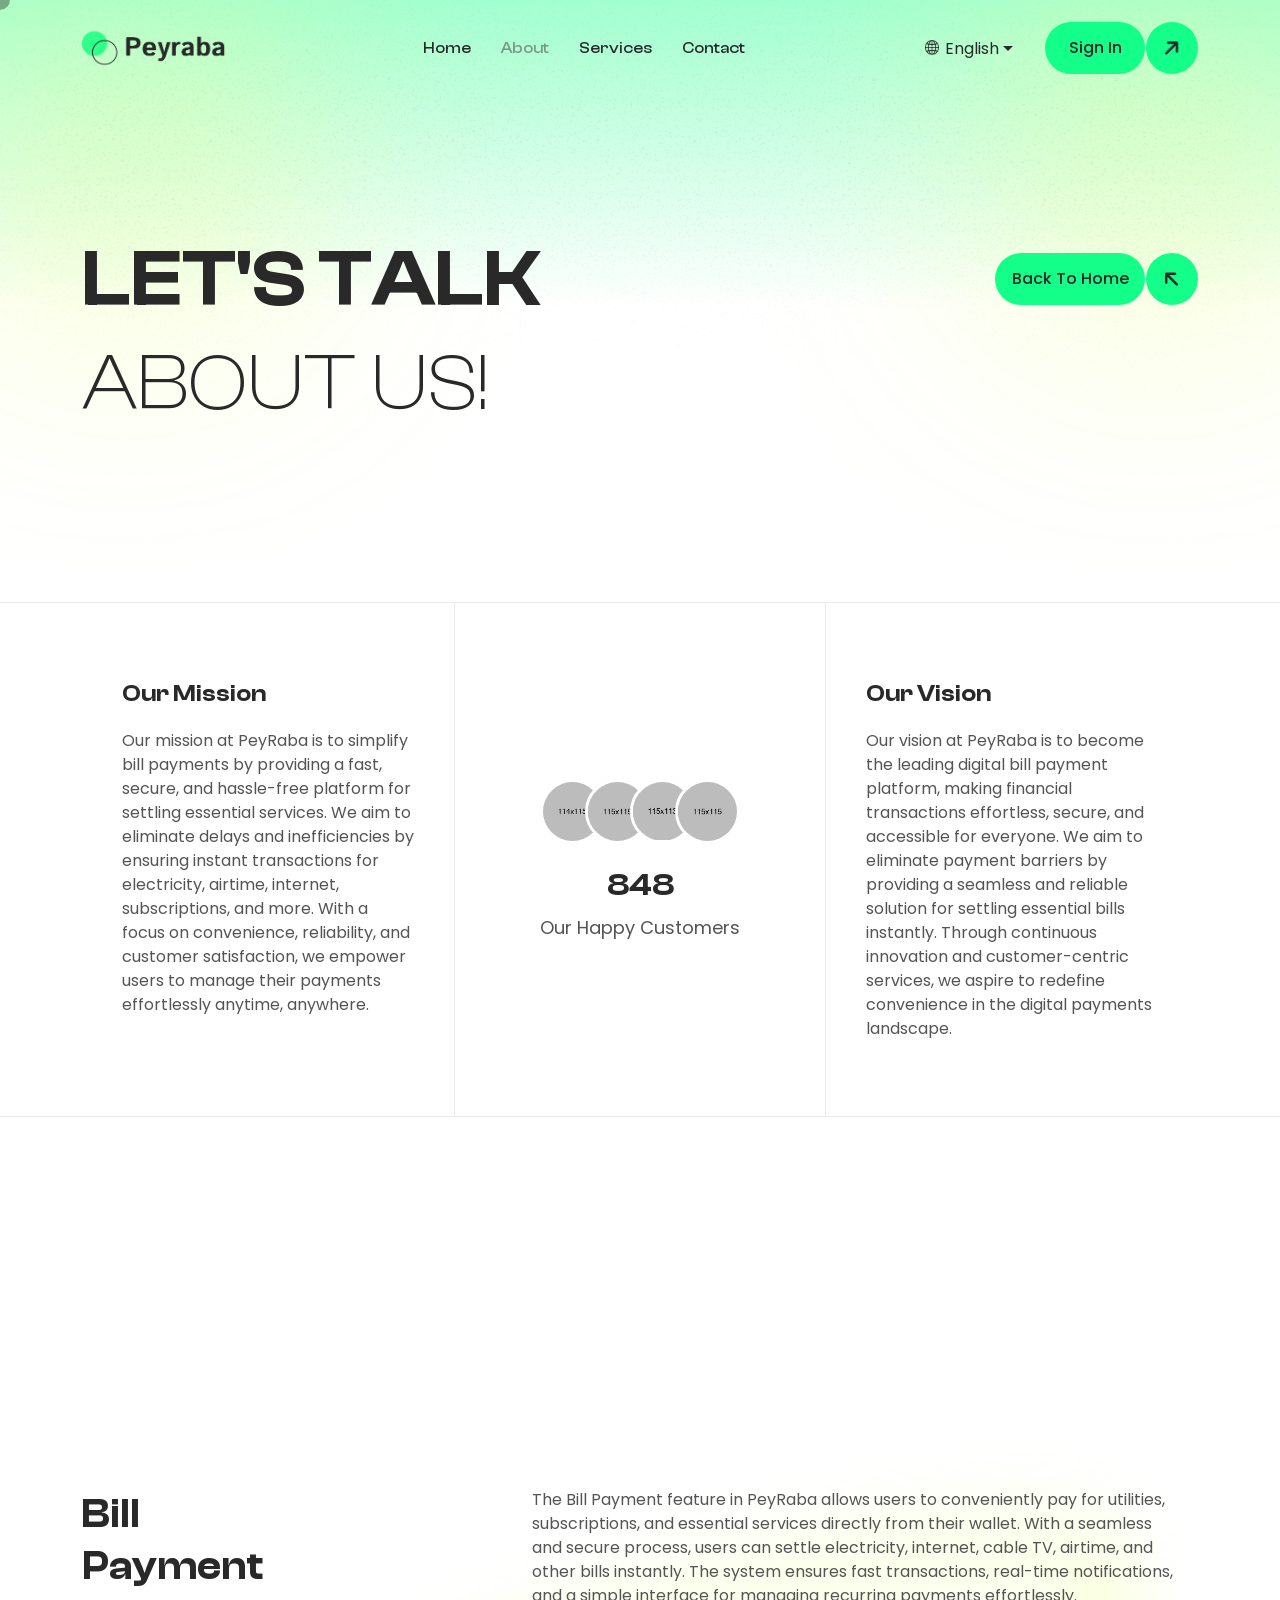
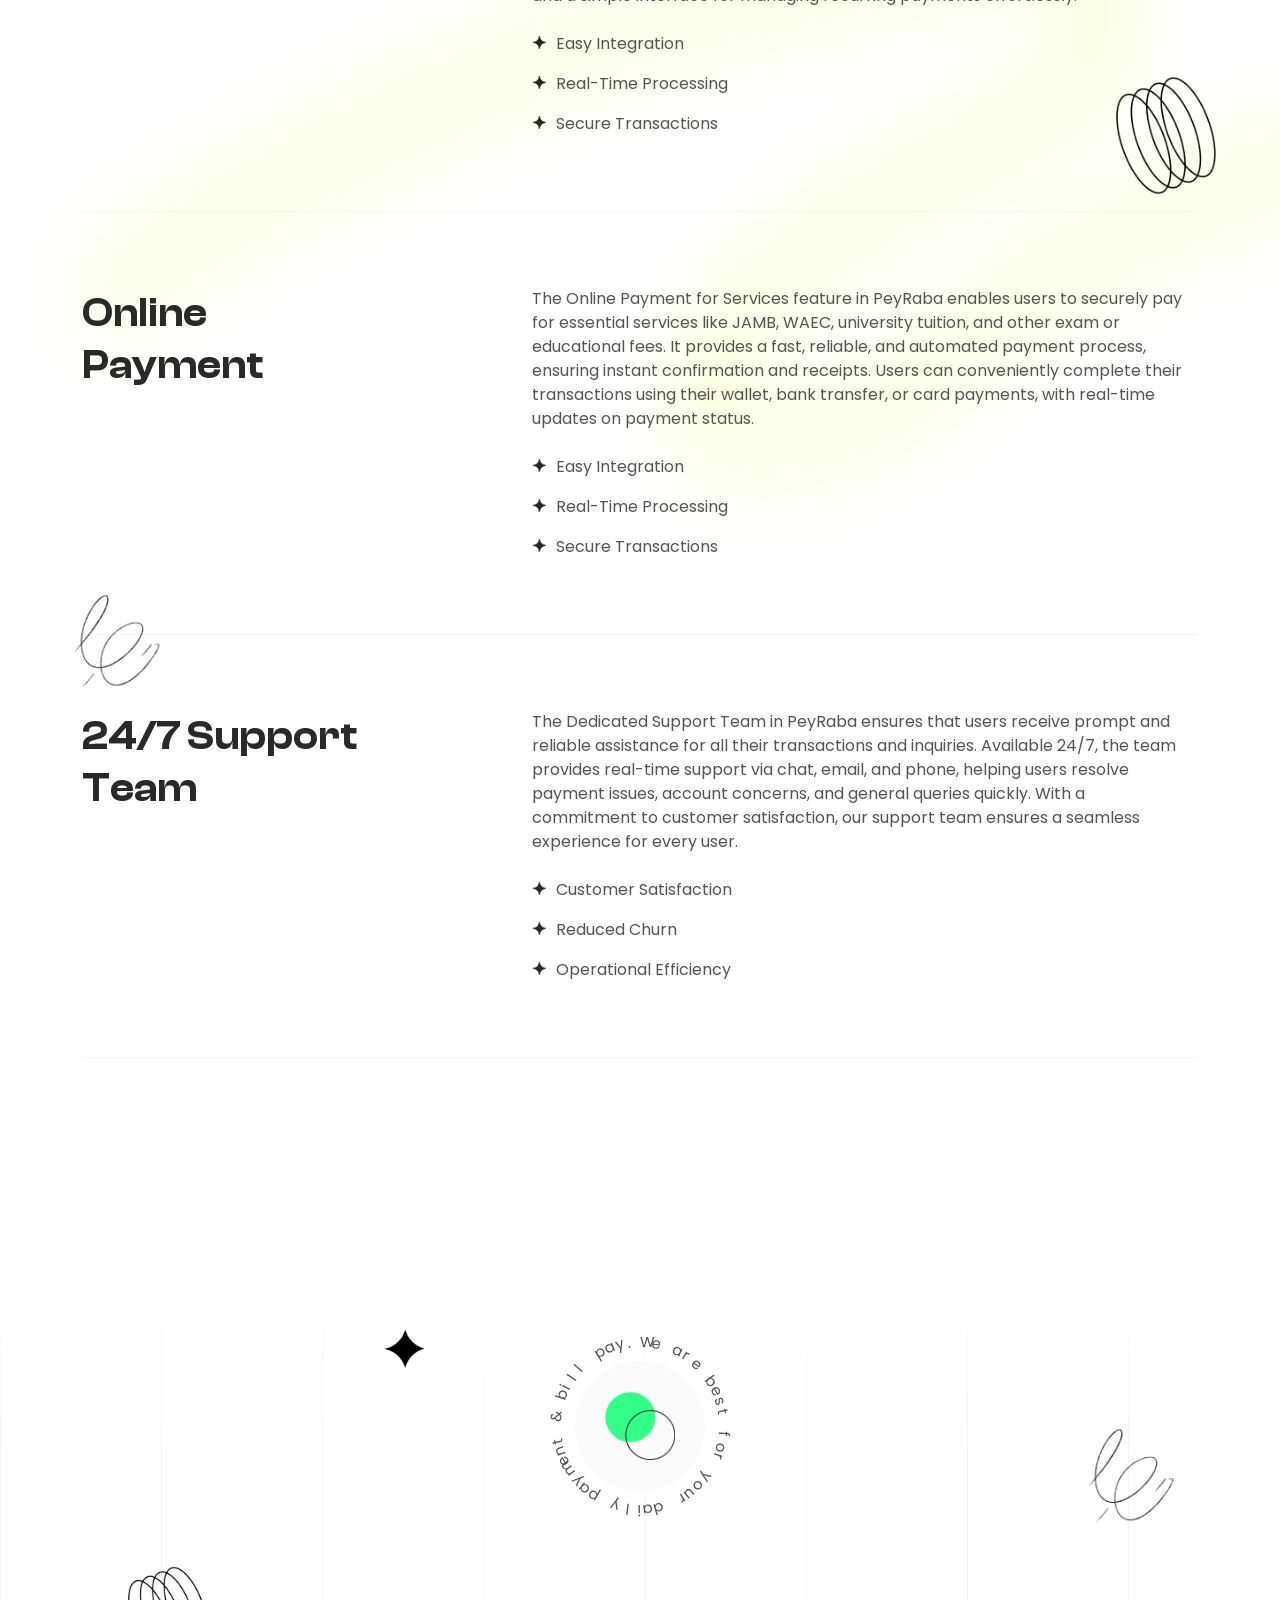
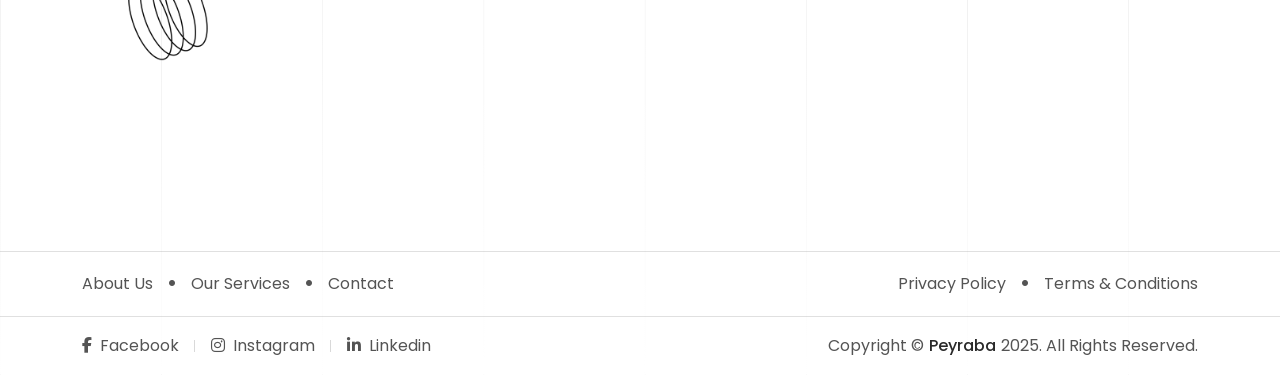
<file: about.html>
<!-- meta tags and other links -->
<!-- Header -->
<!DOCTYPE html>
<html lang="en">

<head>
    <meta charset="UTF-8">
    <meta http-equiv="X-UA-Compatible" content="IE=edge">
    <meta name="viewport" content="width=device-width, initial-scale=1.0">
    <!-- Title -->
    <title>Peyraba - Online Recharge & Payment Platform.</title>
    <!-- Favicon -->
    <link rel="shortcut icon" href="assets/images/logo/favicon.png">
    <!-- Bootstrap -->
    <link rel="stylesheet" href="assets/css/bootstrap.min.css">
    <!-- Fontasosome -->
    <link rel="stylesheet" href="assets/css/fontasosome.min.css">
    <!-- Fonts -->
    <link rel="stylesheet" href="assets/css/clash-display.css">
    <!-- Nice Select -->
    <link rel="stylesheet" href="assets/css/nice-select.css">
    <!-- AOS -->
    <link rel="stylesheet" href="assets/css/aos.css">
    <!-- Owl Carousel -->
    <link rel="stylesheet" href="assets/css/owl.carousel.min.css">
    <!-- Slick -->
    <link rel="stylesheet" href="assets/css/slick.css">
    <!-- line awesome -->
    <link rel="stylesheet" href="assets/css/line-awesome.min.css">
    <!-- Main css -->
    <link rel="stylesheet" href="assets/css/main.css">
</head>

<body>
    <!--==================== Preloader Start ====================-->
    <div class="preloader">
        <div class="animation-container">
            <div class="lightning-container">
                <div class="lightning white"></div>
                <div class="lightning red"></div>
            </div>
            <div class="boom-container">
                <div class="shape circle big white"></div>
                <div class="shape circle white"></div>
                <div class="shape triangle big yellow"></div>
                <div class="shape disc white"></div>
                <div class="shape triangle blue"></div>
            </div>
            <div class="boom-container second">
                <div class="shape circle big white"></div>
                <div class="shape circle white"></div>
                <div class="shape disc white"></div>
                <div class="shape triangle blue"></div>
            </div>
        </div>
    </div>
    <!--==================== Preloader End ====================-->
    <!--==================== Overlay Start ====================-->
    <div class="body-overlay"></div>
    <!--==================== Overlay End ====================-->

    <!--==================== Sidebar Overlay End ====================-->
    <div class="sidebar-overlay"></div>
    <!--==================== Sidebar Overlay End ====================-->

    <!-- ==================== Scroll to Top End Here ==================== -->
    <a class="scroll-top"><i class="fas fa-angle-double-up"></i></a>
    <!-- ==================== Scroll to Top End Here ==================== -->


    <!-- ==================== Cursor Start Here ==================== -->
    <div class="cursor"></div>
    <!-- ==================== Cursor End Here ==================== -->
    <!-- ==================== Header Start Here ==================== -->
    <header class="header" id="header">
        <div class="container">
            <nav class="navbar navbar-expand-lg navbar-light">
                <a class="navbar-brand logo" href="index.html"><img src="assets/images/logo/logo.png" alt="img"></a>
                <button class="navbar-toggler header-button" type="button" data-bs-toggle="collapse"
                    data-bs-target="#navbarSupportedContent" aria-controls="navbarSupportedContent"
                    aria-expanded="false" aria-label="Toggle navigation">
                    <span id="hiddenNav"><i class="las la-bars"></i></span>
                </button>

                <div class="collapse navbar-collapse" id="navbarSupportedContent">
                    <ul class="navbar-nav nav-menu ms-auto me-auto align-items-lg-center">
                        <li class="nav-item">
                            <a class="nav-link flip-animate" aria-current="page" href="index.html"><span
                                    data-hover="Home">Home</span></a>
                        </li>
                        <li class="nav-item active">
                            <a class="nav-link flip-animate" href="about.html"><span data-hover="About">About</span></a>
                        </li>
                        <li class="nav-item">
                            <a class="nav-link flip-animate" href="services.html"><span
                                    data-hover="Services">Services</span></a>
                        </li>


                        <li class="nav-item">
                            <a class="nav-link flip-animate" href="contact.html"><span
                                    data-hover="Contact">Contact</span></a>
                        </li>
                    </ul>
                    <div class="navbar__widgets">
                        <div class="navbar__widgets__select">
                            <span><img src="assets/images/globe.png" alt="img"></span>
                            <select>
                                <option value="">English</option>
                                <option value="">Bangla</option>
                                <option value="">Arabic</option>
                                <option value="">French</option>
                            </select>
                        </div>
                        <div class="navbar__widgets__btn">
                            <a href="signin.html" class="common__btn"><span>Sign In</span><span><i
                                        class="fa-solid fa-arrow-right"></i></span></a>
                        </div>
                    </div>
                </div>
            </nav>
        </div>
    </header>
    <!-- ==================== Header End Here ==================== -->
    <main class="overflow-hidden">

        <div id="smooth-wrapper">
            <div id="smooth-content">
                <!--========================== Banner Section Start ==========================-->
                <section class="banner__area">
                    <div class="banner__bg"><img src="assets/images/banner-bg.png" alt="img"></div>
                    <div class="container">
                        <div class="row">
                            <div class="col-lg-12">
                                <div class="banner__topbar">
                                    <div class="banner__title">
                                        <h2>Let's Talk <span>About Us!</span></h2>
                                    </div>
                                    <div class="banner__btn">
                                        <a href="index.html" class="common__btn"><span>Back to Home</span><span><i
                                                    class="fa-solid fa-arrow-right"></i></span></a>
                                    </div>
                                </div>
                            </div>
                        </div>
                    </div>
                </section>
                <!--========================== Banner Section End ==========================-->

                <!--========================== About Mission Section Start ==========================-->
                <section class="about__mission">
                    <div class="container">
                        <div class="row">
                            <div class="col-lg-12">
                                <div class="about__mission__wrap">
                                    <div class="about__mission__wrap__content">
                                        <h4>Our Mission</h4>
                                        <p>Our mission at PeyRaba is to simplify bill payments by providing a fast, secure, and hassle-free platform for settling essential services. We aim to eliminate delays and inefficiencies by ensuring instant transactions for electricity, airtime, internet, subscriptions, and more. With a focus on convenience, reliability, and customer satisfaction, we empower users to manage their payments effortlessly anytime, anywhere.</p>
                                    </div>
                                    <div class="about__mission__wrap__curtomers">
                                        <ul>
                                            <li><span><img src="assets/images/about/user-1.jpg" alt="img"></span></li>
                                            <li><span><img src="assets/images/about/user-2.jpg" alt="img"></span></li>
                                            <li><span><img src="assets/images/about/user-3.jpg" alt="img"></span></li>
                                            <li><span><img src="assets/images/about/user-4.jpg" alt="img"></span></li>
                                        </ul>
                                        <span class="counter">848</span>
                                        <p>Our Happy Customers</p>
                                    </div>
                                    <div class="about__mission__wrap__content">
                                        <h4>Our Vision</h4>
                                        <p>Our vision at PeyRaba is to become the leading digital bill payment platform, making financial transactions effortless, secure, and accessible for everyone. We aim to eliminate payment barriers by providing a seamless and reliable solution for settling essential bills instantly. Through continuous innovation and customer-centric services, we aspire to redefine convenience in the digital payments landscape.</p>
                                    </div>
                                </div>
                            </div>
                        </div>
                    </div>
                </section>
                <!--========================== About Mission Section End ==========================-->

                <!--========================== About Feature Section Start ==========================-->
                <section class="about__feature">
                    <div class="about__fsp"><img src="assets/images/yellow-sp.png" alt="img"></div>
                    <div class="about__fsp2"><img src="assets/images/circle-sp.png" alt="img"></div>
                    <div class="about__fsp3"><img src="assets/images/wave-sp.png" alt="img"></div>
                    <div class="container">
                        <div class="row">
                            <div class="col-lg-12">
                                <div class="feature__title">
                                    <h2 data-aos="fade-up-left" data-aos-delay="200" data-aos-duration="1200">Our
                                        Awesome
                                        <span>Features</span></h2>
                                    <a href="services.html" class="common__btn" data-aos="fade-down-right"
                                        data-aos-delay="200" data-aos-duration="1200"><span>Discover more</span><span><i
                                                class="fa-solid fa-arrow-right"></i></span></a>
                                </div>
                            </div>
                        </div>
                        <div class="row">
                            <div class="col-lg-12">
                                <div class="about__feature__wrap">
                                    <div class="about__feature__wrap__single">
                                        <div class="about__feature__wrap__single__title">
                                            <h4>Bill <br>payment</h4>
                                        </div>
                                        <div class="about__feature__wrap__single__content">
                                            <p>The Bill Payment feature in PeyRaba allows users to conveniently pay for utilities, subscriptions, and essential services directly from their wallet. With a seamless and secure process, users can settle electricity, internet, cable TV, airtime, and other bills instantly. The system ensures fast transactions, real-time notifications, and a simple interface for managing recurring payments effortlessly.
                                            </p>
                                            <ul>
                                                <li><span><img src="assets/images/about/star.png" alt="img"></span>Easy
                                                    Integration</li>
                                                <li><span><img src="assets/images/about/star.png"
                                                               alt="img"></span>Real-Time
                                                    Processing</li>
                                                <li><span><img src="assets/images/about/star.png"
                                                               alt="img"></span>Secure
                                                    Transactions</li>
                                            </ul>
                                        </div>
                                    </div>
                                    <div class="about__feature__wrap__single">
                                        <div class="about__feature__wrap__single__title">
                                            <h4>Online <br>payment</h4>
                                        </div>
                                        <div class="about__feature__wrap__single__content">
                                            <p>The Online Payment for Services feature in PeyRaba enables users to securely pay for essential services like JAMB, WAEC, university tuition, and other exam or educational fees. It provides a fast, reliable, and automated payment process, ensuring instant confirmation and receipts. Users can conveniently complete their transactions using their wallet, bank transfer, or card payments, with real-time updates on payment status.
                                            </p>
                                            <ul>
                                                <li><span><img src="assets/images/about/star.png" alt="img"></span>Easy
                                                    Integration</li>
                                                <li><span><img src="assets/images/about/star.png"
                                                            alt="img"></span>Real-Time
                                                    Processing</li>
                                                <li><span><img src="assets/images/about/star.png"
                                                            alt="img"></span>Secure
                                                    Transactions</li>
                                            </ul>
                                        </div>
                                    </div>
                                    <div class="about__feature__wrap__single">
                                        <div class="about__feature__wrap__single__title">
                                            <h4>24/7 support <br>team</h4>
                                        </div>
                                        <div class="about__feature__wrap__single__content">
                                            <p>The Dedicated Support Team in PeyRaba ensures that users receive prompt and reliable assistance for all their transactions and inquiries. Available 24/7, the team provides real-time support via chat, email, and phone, helping users resolve payment issues, account concerns, and general queries quickly. With a commitment to customer satisfaction, our support team ensures a seamless experience for every user.
                                            </p>
                                            <ul>
                                                <li><span><img src="assets/images/about/star.png"
                                                            alt="img"></span>Customer
                                                    Satisfaction</li>
                                                <li><span><img src="assets/images/about/star.png"
                                                            alt="img"></span>Reduced
                                                    Churn</li>
                                                <li><span><img src="assets/images/about/star.png"
                                                            alt="img"></span>Operational Efficiency</li>
                                            </ul>
                                        </div>
                                    </div>
                                </div>
                            </div>
                        </div>
                    </div>
                </section>
                <!--========================== About Feature Section End ==========================-->

                <!-- ==================== Footer Start Here ==================== -->
                <footer class="footer__area">
                    <div class="footer__sp1"><img src="assets/images/wave-sp.png" alt="img"></div>
                    <div class="footer__sp2"><img src="assets/images/footer/fs-2.png" alt="img"></div>
                    <div class="footer__sp3"><img src="assets/images/footer/star.png" alt="img"></div>
                    <div class="container">
                        <div class="row">
                            <div class="col-lg-12">
                                <div class="footer__subs">
                                    <div class="footer__subs__label">
                                        <div class="footer__subs__shr">
                                            <img src="assets/images/logo/icon-dark.png" alt="img">
                                            <div class="footer__circle__text">
                                                <p>We are best for your daily payment & bill pay.</p>
                                            </div>
                                        </div>
                                    </div>

                                </div>
                            </div>
                        </div>

                    </div>
                    <div class="footer__menu">
                        <div class="container">
                            <div class="row">
                                <div class="col-lg-12">
                                    <div class="footer__menu__wrap">
                                        <div class="footer__menu__wrap__item">
                                            <ul>
                                                <li><a href="about.html">About Us</a></li>
                                                <li><span><i class="fa-solid fa-circle"></i></span></li>
                                                <li><a href="services.html">Our services</a></li>
                                                <li><span><i class="fa-solid fa-circle"></i></span></li>
                                                <li><a href="contact.html">Contact</a></li>
                                            </ul>
                                        </div>
                                        <div class="footer__menu__wrap__item">
                                            <ul>
                                                <li><a href="privacy-policy.html">Privacy policy</a></li>
                                                <li><span><i class="fa-solid fa-circle"></i></span></li>
                                                <li><a href="terms-of-Service.html">Terms & conditions</a></li>
                                            </ul>
                                        </div>
                                    </div>
                                </div>
                            </div>
                        </div>
                    </div>
                    <div class="footer__bottombar">
                        <div class="container">
                            <div class="row">
                                <div class="col-lg-12">
                                    <div class="footer__bottombar__wrap">
                                        <div class="footer__social">
                                            <ul>
                                                <li><a href="https://www.facebook.com"><i
                                                            class="fa-brands fa-facebook-f"></i>Facebook</a></li>
                                                <li><a href="https://www.instagram.com"><i
                                                            class="fa-brands fa-instagram"></i>Instagram</a></li>
                                                <li><a href="https://www.linkedin.com"><i
                                                            class="fa-brands fa-linkedin-in"></i>Linkedin</a></li>
                                            </ul>
                                        </div>
                                        <div class="footer__copy">
                                            <span>Copyright © <a href="index.html">Peyraba</a> 2025. All rights
                                                reserved.</span>
                                        </div>
                                    </div>
                                </div>
                            </div>
                        </div>
                    </div>
                </footer>
                <!-- ==================== Footer End Here ==================== -->
            </div>
        </div>

    </main>
    <!-- Jquery js -->
    <script src="assets/js/jquery-3.7.1.min.js"></script>
    <!-- Bootstrap Bundle Js -->
    <script src="assets/js/boostrap.bundle.min.js"></script>
    <!-- GSAP js -->
    <script src="assets/js/gsap.min.js"></script>
    <!-- ScrollTrigger js -->
    <script src="assets/js/ScrollTrigger.min.js"></script>
    <!-- ScrollToPlugin js -->
    <script src="assets/js/ScrollToPlugin.min.js"></script>
    <!-- Slick js -->
    <script src="assets/js/slick.min.js"></script>
    <!-- AOS js -->
    <script src="assets/js/aos.js"></script>
    <!-- Owl Carousel js -->
    <script src="assets/js/owl.carousel.min.js"></script>
    <!-- Nice Select js -->
    <script src="assets/js/jquery.nice-select.min.js"></script>
    <!-- Waypoint js -->
    <script src="assets/js/waypoints.min.js"></script>
    <!-- Counter js -->
    <script src="assets/js/counter.min.js"></script>

    <!-- main js -->
    <script src="assets/js/main.js"></script>
</body>

</html>
</file>
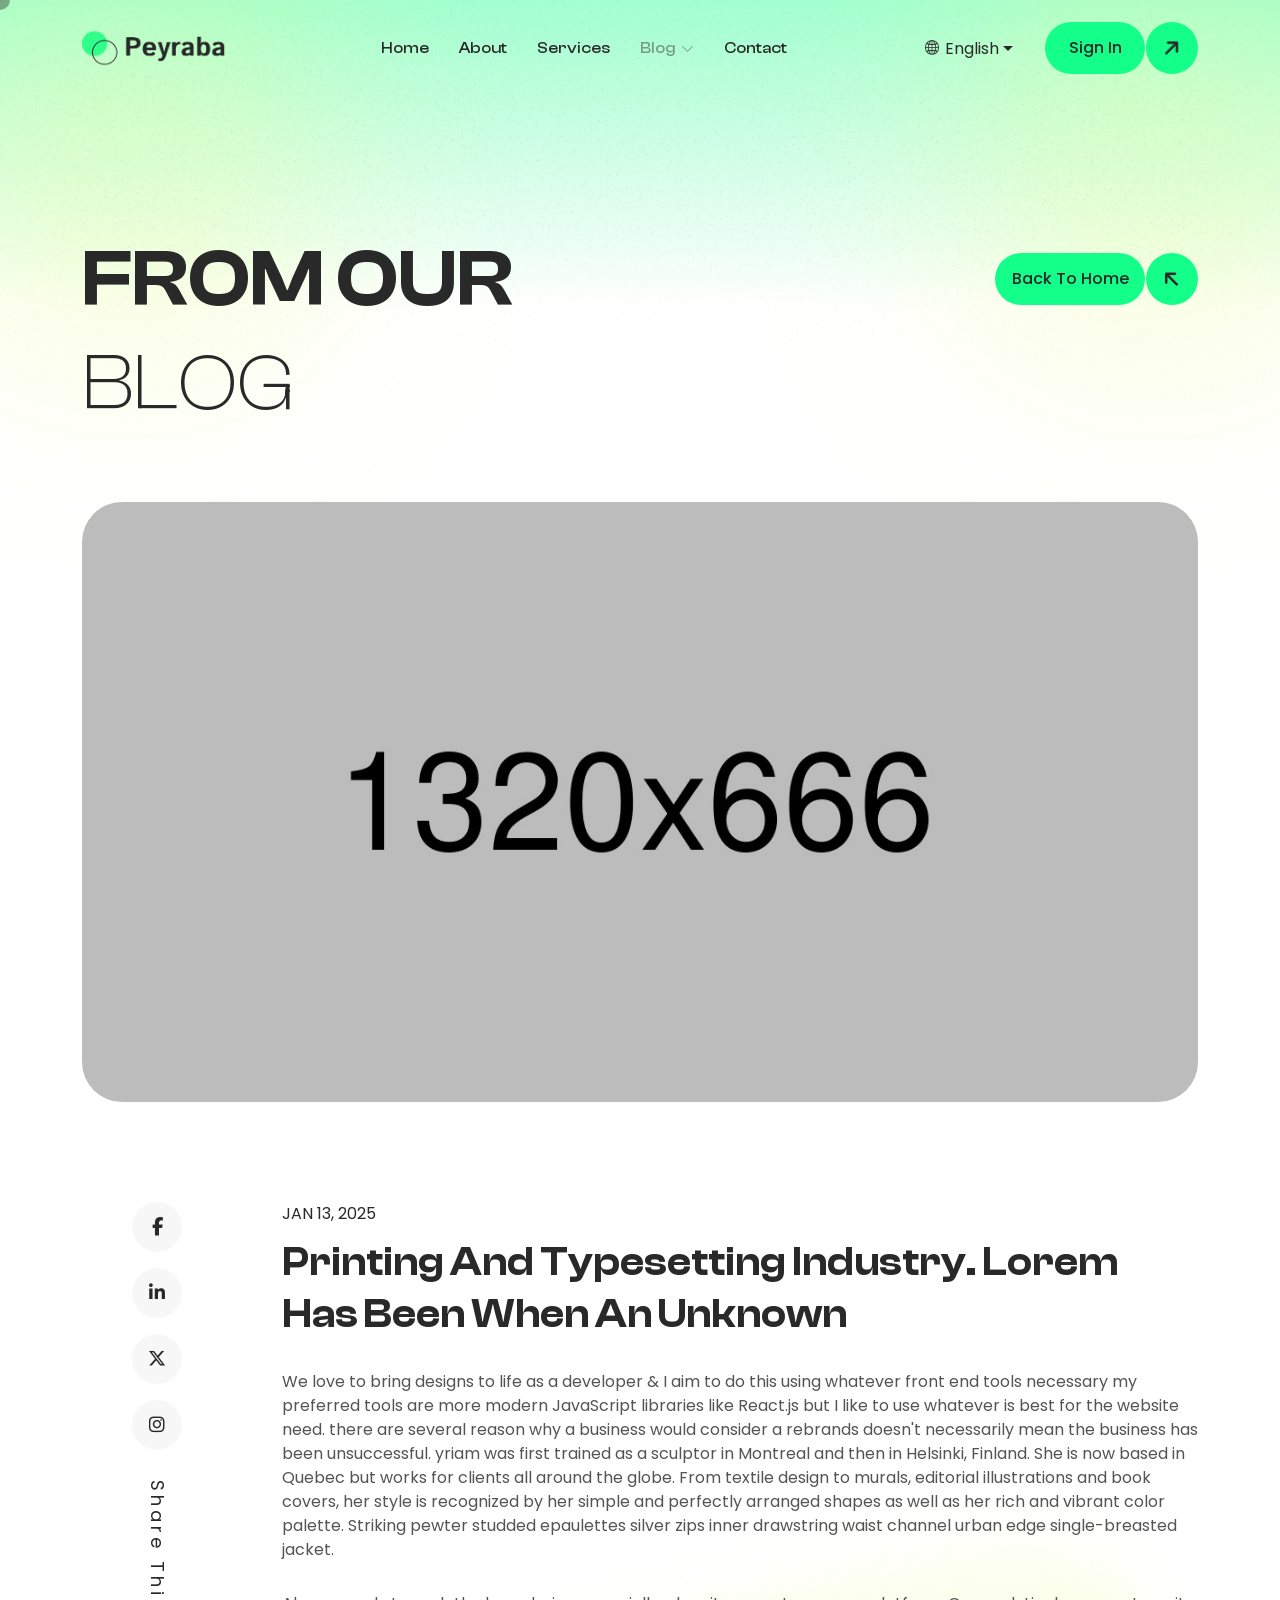
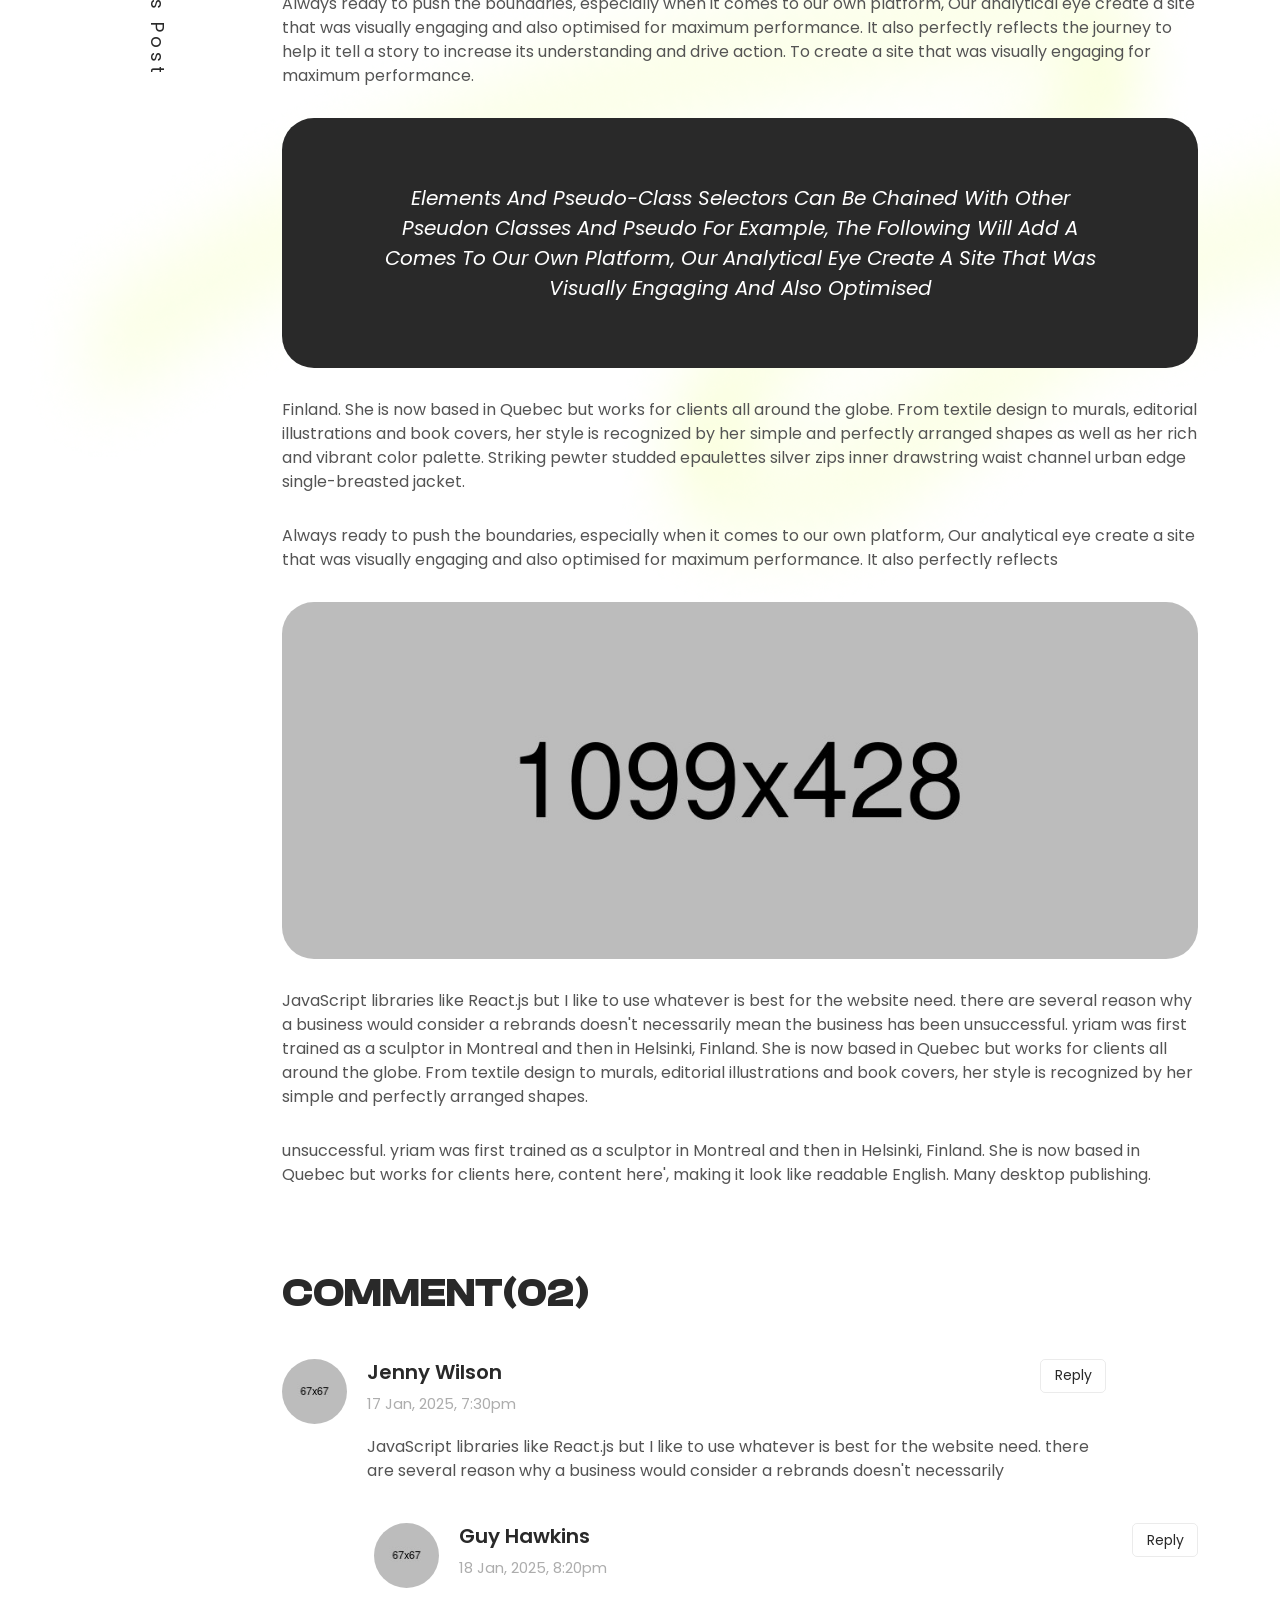
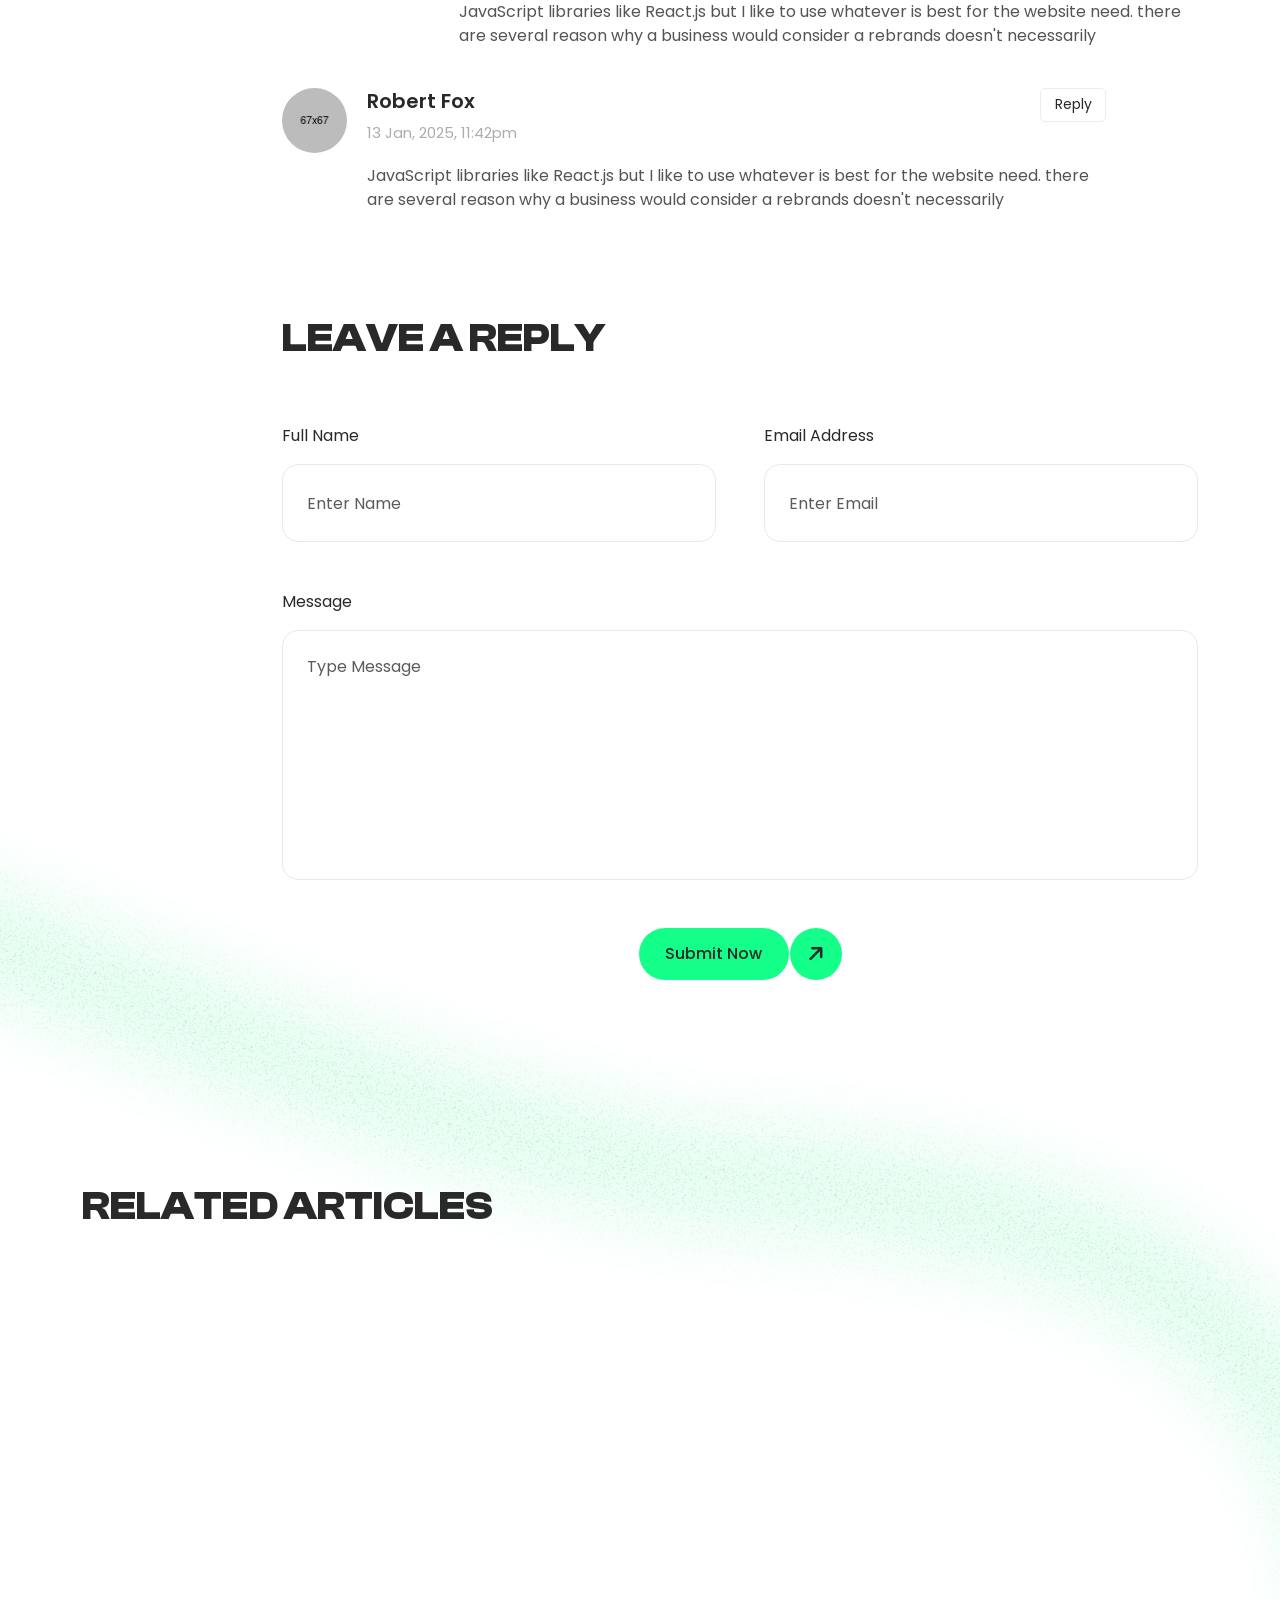
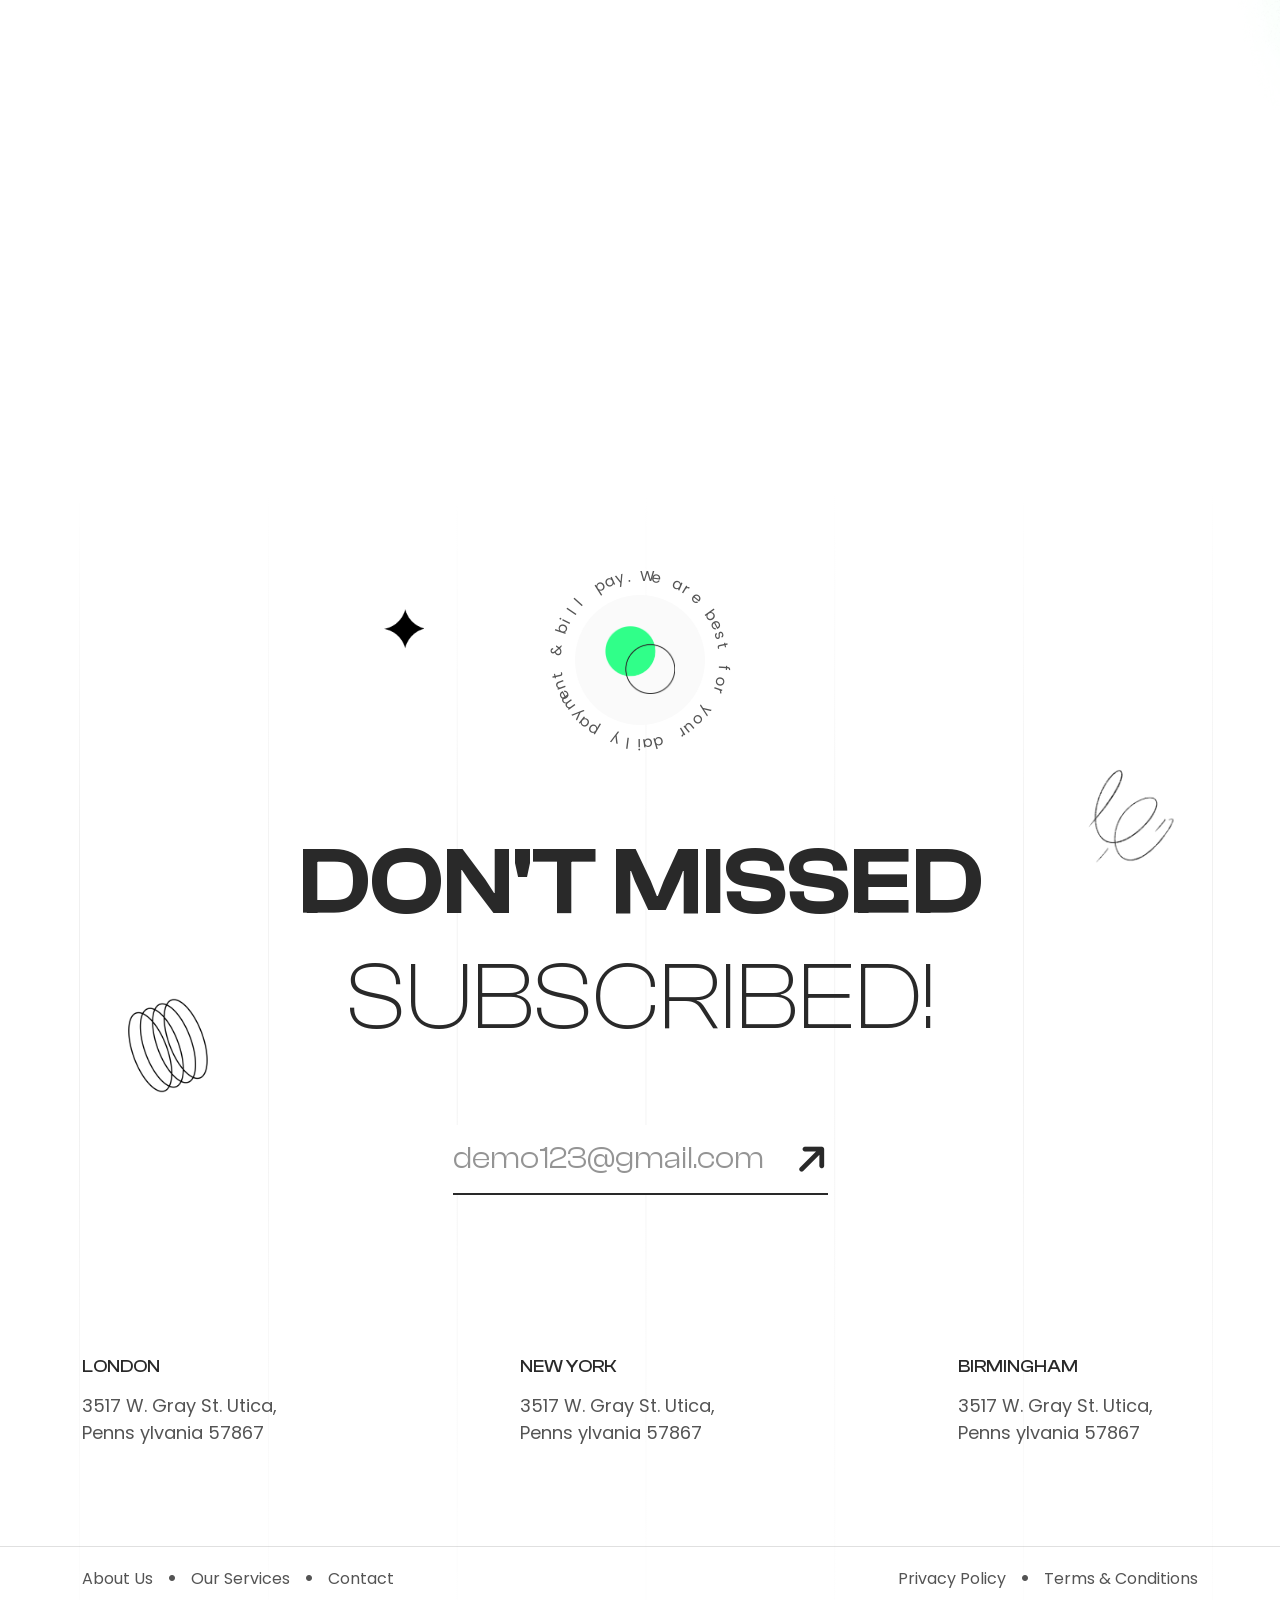
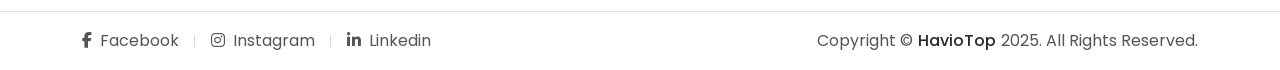
<file: blog-details.html>
<!-- meta tags and other links -->
<!-- Header -->
<!DOCTYPE html>
<html lang="en">

<head>
    <meta charset="UTF-8">
    <meta http-equiv="X-UA-Compatible" content="IE=edge">
    <meta name="viewport" content="width=device-width, initial-scale=1.0">
    <!-- Title -->
    <title>HavioTop - Online Recharge & Payment Platform.</title>
    <!-- Favicon -->
    <link rel="shortcut icon" href="assets/images/logo/favicon.png">
    <!-- Bootstrap -->
    <link rel="stylesheet" href="assets/css/bootstrap.min.css">
    <!-- Fontasosome -->
    <link rel="stylesheet" href="assets/css/fontasosome.min.css">
    <!-- Fonts -->
    <link rel="stylesheet" href="assets/css/clash-display.css">
    <!-- Nice Select -->
    <link rel="stylesheet" href="assets/css/nice-select.css">
    <!-- AOS -->
    <link rel="stylesheet" href="assets/css/aos.css">
    <!-- Owl Carousel -->
    <link rel="stylesheet" href="assets/css/owl.carousel.min.css">
    <!-- Slick -->
    <link rel="stylesheet" href="assets/css/slick.css">
    <!-- line awesome -->
    <link rel="stylesheet" href="assets/css/line-awesome.min.css">
    <!-- Main css -->
    <link rel="stylesheet" href="assets/css/main.css">
</head>

<body>
    <!--==================== Preloader Start ====================-->
    <div class="preloader">
        <div class="animation-container">
            <div class="lightning-container">
                <div class="lightning white"></div>
                <div class="lightning red"></div>
            </div>
            <div class="boom-container">
                <div class="shape circle big white"></div>
                <div class="shape circle white"></div>
                <div class="shape triangle big yellow"></div>
                <div class="shape disc white"></div>
                <div class="shape triangle blue"></div>
            </div>
            <div class="boom-container second">
                <div class="shape circle big white"></div>
                <div class="shape circle white"></div>
                <div class="shape disc white"></div>
                <div class="shape triangle blue"></div>
            </div>
        </div>
    </div>
    <!--==================== Preloader End ====================-->
    <!--==================== Overlay Start ====================-->
    <div class="body-overlay"></div>
    <!--==================== Overlay End ====================-->

    <!--==================== Sidebar Overlay End ====================-->
    <div class="sidebar-overlay"></div>
    <!--==================== Sidebar Overlay End ====================-->

    <!-- ==================== Scroll to Top End Here ==================== -->
    <a class="scroll-top"><i class="fas fa-angle-double-up"></i></a>
    <!-- ==================== Scroll to Top End Here ==================== -->


    <!-- ==================== Cursor Start Here ==================== -->
    <div class="cursor"></div>
    <!-- ==================== Cursor End Here ==================== -->
    <!-- ==================== Header Start Here ==================== -->
    <header class="header" id="header">
        <div class="container">
            <nav class="navbar navbar-expand-lg navbar-light">
                <a class="navbar-brand logo" href="index.html"><img src="assets/images/logo/logo.png" alt="img"></a>
                <button class="navbar-toggler header-button" type="button" data-bs-toggle="collapse"
                    data-bs-target="#navbarSupportedContent" aria-controls="navbarSupportedContent"
                    aria-expanded="false" aria-label="Toggle navigation">
                    <span id="hiddenNav"><i class="las la-bars"></i></span>
                </button>

                <div class="collapse navbar-collapse" id="navbarSupportedContent">
                    <ul class="navbar-nav nav-menu ms-auto me-auto align-items-lg-center">
                        <li class="nav-item">
                            <a class="nav-link flip-animate" aria-current="page" href="index.html"><span
                                    data-hover="Home">Home</span></a>
                        </li>
                        <li class="nav-item">
                            <a class="nav-link flip-animate" href="about.html"><span data-hover="About">About</span></a>
                        </li>
                        <li class="nav-item">
                            <a class="nav-link flip-animate" href="services.html"><span
                                    data-hover="Services">Services</span></a>
                        </li>

                        <li class="nav-item dropdown active">
                            <a class="nav-link" href="index.html" role="button" data-bs-toggle="dropdown"
                                aria-expanded="false"> Blog
                                <span class="nav-item__icon"><i class="las la-angle-down"></i></span></a>
                            <ul class="dropdown-menu">
                                <li class="dropdown-menu__list"><a
                                        class="dropdown-item dropdown-menu__link flip-animate" href="blog.html"><span
                                            data-hover="Blog Single">Blog Single</span></a></li>
                                <li class="dropdown-menu__list"><a
                                        class="dropdown-item dropdown-menu__link flip-animate"
                                        href="blog-details.html"><span data-hover="Blog Details">Blog Details</span></a>
                                </li>
                            </ul>
                        </li>
                        <li class="nav-item">
                            <a class="nav-link flip-animate" href="contact.html"><span
                                    data-hover="Contact">Contact</span></a>
                        </li>
                    </ul>
                    <div class="navbar__widgets">
                        <div class="navbar__widgets__select">
                            <span><img src="assets/images/globe.png" alt="img"></span>
                            <select>
                                <option value="">English</option>
                                <option value="">Bangla</option>
                                <option value="">Arabic</option>
                                <option value="">French</option>
                            </select>
                        </div>
                        <div class="navbar__widgets__btn">
                            <a href="signin.html" class="common__btn"><span>Sign In</span><span><i
                                        class="fa-solid fa-arrow-right"></i></span></a>
                        </div>
                    </div>
                </div>
            </nav>
        </div>
    </header>
    <!-- ==================== Header End Here ==================== -->
    <main class="overflow-hidden">

        <div id="smooth-wrapper">
            <div id="smooth-content">
                <!--========================== Banner Section Start ==========================-->
                <section class="banner__area">
                    <div class="banner__bg"><img src="assets/images/banner-bg.png" alt="img"></div>
                    <div class="container">
                        <div class="row">
                            <div class="col-lg-12">
                                <div class="banner__topbar">
                                    <div class="banner__title">
                                        <h2>From our <span>Blog</span></h2>
                                    </div>
                                    <div class="banner__btn">
                                        <a href="index.html" class="common__btn"><span>Back to Home</span><span><i
                                                    class="fa-solid fa-arrow-right"></i></span></a>
                                    </div>
                                </div>
                            </div>
                        </div>
                        <div class="row">
                            <div class="col-lg-12">
                                <div class="banner__thumb">
                                    <img src="assets/images/blog/blog-details-thumb1.jpg" alt="img">
                                </div>
                            </div>
                        </div>
                    </div>
                </section>
                <!--========================== Banner Section End ==========================-->

                <!--========================== Blog Details Section Start ==========================-->
                <section class="blog__details">
                    <div class="blog__details__sp"><img src="assets/images/yellow-sp.png" alt="img"></div>
                    <div class="container">
                        <div class="row">
                            <div class="col-lg-12">
                                <div class="blog__details__wrap">
                                    <div class="blog__details__wrap__sidebar">
                                        <ul>
                                            <li><a href="https://www.facebook.com" target="_blank"><i
                                                        class="fa-brands fa-facebook-f"></i></a></li>
                                            <li><a href="https://www.linkedin.com" target="_blank"><i
                                                        class="fa-brands fa-linkedin-in"></i></a></li>
                                            <li><a href="https://x.com" target="_blank"><i
                                                        class="fa-brands fa-x-twitter"></i></a></li>
                                            <li><a href="https://www.instagram.com" target="_blank"><i
                                                        class="fa-brands fa-instagram"></i></a></li>
                                        </ul>
                                        <h4>Share this post</h4>
                                    </div>
                                    <div class="blog__details__wrap__main">
                                        <div class="blog__details__wrap__main__content">
                                            <span>Jan 13, 2025</span>
                                            <h1>printing and typesetting industry. Lorem
                                                has been when an unknown</h1>
                                            <p>We love to bring designs to life as a developer & I aim to do this using
                                                whatever front end tools necessary my preferred tools are more modern
                                                JavaScript libraries like React.js but I like to use whatever is best
                                                for
                                                the website need. there are several reason why a business would consider
                                                a
                                                rebrands doesn't necessarily mean the business has been unsuccessful.
                                                yriam
                                                was first trained as a sculptor in Montreal and then in Helsinki,
                                                Finland.
                                                She is now based in Quebec but works for clients all around the globe.
                                                From
                                                textile design to murals, editorial illustrations and book covers, her
                                                style
                                                is recognized by her simple and perfectly arranged shapes as well as her
                                                rich and vibrant color palette. Striking pewter studded epaulettes
                                                silver
                                                zips inner drawstring waist channel urban edge single-breasted jacket.
                                            </p>
                                            <p>Always ready to push the boundaries, especially when it comes to our own
                                                platform, Our analytical eye create a site that was visually engaging
                                                and
                                                also optimised for maximum performance. It also perfectly reflects the
                                                journey to help it tell a story to increase its understanding and drive
                                                action. To create a site that was visually engaging for maximum
                                                performance.
                                            </p>
                                            <div class="blog__details__quote">
                                                <p>elements and pseudo-class selectors can be chained with other pseudon
                                                    classes and pseudo
                                                    For example, the following will add a comes to our own platform, Our
                                                    analytical eye create
                                                    a site that was visually engaging and also optimised </p>
                                            </div>
                                            <p>Finland. She is now based in Quebec but works for clients all around the
                                                globe. From textile design to murals, editorial illustrations and book
                                                covers, her style is recognized by her simple and perfectly arranged
                                                shapes
                                                as well as her rich and vibrant color palette. Striking pewter studded
                                                epaulettes silver zips inner drawstring waist channel urban edge
                                                single-breasted jacket.</p>
                                            <p>Always ready to push the boundaries, especially when it comes to our own
                                                platform, Our analytical eye create a site that was visually engaging
                                                and
                                                also optimised for maximum performance. It also perfectly reflects</p>
                                            <img src="assets/images/blog/blog-details-small-thumb1.jpg" alt="img">
                                            <p>JavaScript libraries like React.js but I like to use whatever is best for
                                                the
                                                website need. there are several reason why a business would consider a
                                                rebrands doesn't necessarily mean the business has been unsuccessful.
                                                yriam
                                                was first trained as a sculptor in Montreal and then in Helsinki,
                                                Finland.
                                                She is now based in Quebec but works for clients all around the globe.
                                                From
                                                textile design to murals, editorial illustrations and book covers, her
                                                style
                                                is recognized by her simple and perfectly arranged shapes.</p>
                                            <p>unsuccessful. yriam was first trained as a sculptor in Montreal and then
                                                in
                                                Helsinki, Finland. She is now based in Quebec but works for clients
                                                here,
                                                content here', making it look like readable English. Many desktop
                                                publishing.</p>
                                        </div>
                                        <div class="blog__details__comment">
                                            <div class="blog__details__comment__title">
                                                <h4>Comment(<span>02</span>)</h4>
                                            </div>
                                            <div class="blog__details__comment__single">
                                                <div class="blog__details__comment__single__user">
                                                    <img src="assets/images/blog/user1.jpg" alt="img">
                                                </div>
                                                <div class="blog__details__comment__single__info">
                                                    <div class="blog__details__comment__user__info">
                                                        <div class="blog__details__comment__user__info__left">
                                                            <h6>Jenny Wilson</h6>
                                                            <span>17 Jan, 2025, 7:30pm</span>
                                                        </div>
                                                        <a href="blog-details.html">Reply</a>
                                                    </div>
                                                    <p>JavaScript libraries like React.js but I like to use whatever is
                                                        best
                                                        for
                                                        the website need. there are several reason why a business would
                                                        consider
                                                        a rebrands doesn't necessarily</p>
                                                </div>
                                            </div>
                                            <div class="blog__details__comment__single comment__reply">
                                                <div class="blog__details__comment__single__user">
                                                    <img src="assets/images/blog/user2.jpg" alt="img">
                                                </div>
                                                <div class="blog__details__comment__single__info">
                                                    <div class="blog__details__comment__user__info">
                                                        <div class="blog__details__comment__user__info__left">
                                                            <h6>Guy Hawkins</h6>
                                                            <span>18 Jan, 2025, 8:20pm</span>
                                                        </div>
                                                        <a href="blog-details.html">Reply</a>
                                                    </div>
                                                    <p>JavaScript libraries like React.js but I like to use whatever is
                                                        best
                                                        for
                                                        the website need. there are several reason why a business would
                                                        consider
                                                        a rebrands doesn't necessarily</p>
                                                </div>
                                            </div>
                                            <div class="blog__details__comment__single">
                                                <div class="blog__details__comment__single__user">
                                                    <img src="assets/images/blog/user3.jpg" alt="img">
                                                </div>
                                                <div class="blog__details__comment__single__info">
                                                    <div class="blog__details__comment__user__info">
                                                        <div class="blog__details__comment__user__info__left">
                                                            <h6>Robert Fox</h6>
                                                            <span>13 Jan, 2025, 11:42pm</span>
                                                        </div>
                                                        <a href="blog-details.html">Reply</a>
                                                    </div>
                                                    <p>JavaScript libraries like React.js but I like to use whatever is
                                                        best
                                                        for
                                                        the website need. there are several reason why a business would
                                                        consider
                                                        a rebrands doesn't necessarily</p>
                                                </div>
                                            </div>
                                        </div>
                                        <div class="blog__details__comment__form">
                                            <div class="blog__details__comment__title">
                                                <h4>LEAVE A REPLY</h4>
                                            </div>
                                            <div class="contact__form__main">
                                                <form action="/">
                                                    <div class="row g-5">
                                                        <div class="col-lg-6 col-md-6">
                                                            <div class="contact__form__main__single">
                                                                <label for="inputName"
                                                                    class="form-label form--label">Full
                                                                    Name</label>
                                                                <input type="text" class="form-control form--control"
                                                                    id="inputName" placeholder="Enter Name">
                                                            </div>
                                                        </div>
                                                        <div class="col-lg-6 col-md-6">
                                                            <div class="contact__form__main__single">
                                                                <label for="inputEmail"
                                                                    class="form-label form--label">Email
                                                                    Address</label>
                                                                <input type="email" class="form-control form--control"
                                                                    id="inputEmail" placeholder="Enter Email">
                                                            </div>
                                                        </div>
                                                        <div class="col-lg-12">
                                                            <div class="contact__form__main__single">
                                                                <label for="inputMessage"
                                                                    class="form-label form--label">Message</label>
                                                                <textarea class="form-control form--control"
                                                                    id="inputMessage"
                                                                    placeholder="Type Message"></textarea>
                                                            </div>
                                                        </div>
                                                        <div class="col-lg-12">
                                                            <div class="contact__form__main__single">
                                                                <button type="submit" class="common__btn"><span>Submit
                                                                        Now</span><span><i
                                                                            class="fa-solid fa-arrow-right"></i></span></button>
                                                            </div>
                                                        </div>
                                                    </div>
                                                </form>
                                            </div>
                                        </div>
                                    </div>
                                </div>
                            </div>
                        </div>
                    </div>
                </section>
                <!--========================== Blog Details Section End ==========================-->

                <!--========================== Blog Related Section Start ==========================-->
                <section class="blog__related">
                    <div class="blog__rsp"><img src="assets/images/green-sp.png" alt="img"></div>
                    <div class="container">
                        <div class="row">
                            <div class="col-lg-12">
                                <div class="blog__related__title">
                                    <h2>RELATED ARTICLES</h2>
                                </div>
                            </div>
                        </div>
                        <div class="row g-5">
                            <div class="col-lg-6 col-md-6">
                                <div class="blog__main" data-aos="fade-down-right" data-aos-delay="400"
                                    data-aos-duration="1200">
                                    <a href="blog-details.html">
                                        <div class="blog__main__img">
                                            <img src="assets/images/blog/blog-1.jpg" alt="img">
                                            <img src="assets/images/blog/blog-1.jpg" alt="img">
                                        </div>
                                    </a>
                                    <div class="blog__main__content">
                                        <span>Jan 14, 2025</span>
                                        <a href="blog-details.html">
                                            <h4>Ways of lying to yourself about your new relationship.</h4>
                                        </a>
                                        <a href="blog-details.html">Read more<i class="fa-solid fa-arrow-right"></i></a>
                                    </div>
                                </div>
                            </div>
                            <div class="col-lg-6 col-md-6">
                                <div class="blog__main" data-aos="fade-down-left" data-aos-delay="400"
                                    data-aos-duration="1200">
                                    <a href="blog-details.html">
                                        <div class="blog__main__img">
                                            <img src="assets/images/blog/blog-2.jpg" alt="img">
                                            <img src="assets/images/blog/blog-2.jpg" alt="img">
                                        </div>
                                    </a>
                                    <div class="blog__main__content">
                                        <span>Jan 17, 2025</span>
                                        <a href="blog-details.html">
                                            <h4>How to manage a talented and successful design team</h4>
                                        </a>
                                        <a href="blog-details.html">Read more<i class="fa-solid fa-arrow-right"></i></a>
                                    </div>
                                </div>
                            </div>
                        </div>
                    </div>
                </section>
                <!--========================== Blog Related Section End ==========================-->

                <!-- ==================== Footer Start Here ==================== -->
                <footer class="footer__area">
                    <div class="footer__sp1"><img src="assets/images/wave-sp.png" alt="img"></div>
                    <div class="footer__sp2"><img src="assets/images/footer/fs-2.png" alt="img"></div>
                    <div class="footer__sp3"><img src="assets/images/footer/star.png" alt="img"></div>
                    <div class="container">
                        <div class="row">
                            <div class="col-lg-12">
                                <div class="footer__subs">
                                    <div class="footer__subs__label">
                                        <div class="footer__subs__shr">
                                            <img src="assets/images/logo/icon-dark.png" alt="img">
                                            <div class="footer__circle__text">
                                                <p>We are best for your daily payment & bill pay.</p>
                                            </div>
                                        </div>
                                    </div>
                                    <div class="footer__subs__title">
                                        <h2>Don't Missed<span>Subscribed!</span></h2>
                                    </div>
                                    <form action="/">
                                        <div class="footer__subs__form">
                                            <input type="email" placeholder="demo123@gmail.com">
                                            <button type="submit"><i class="fa-solid fa-arrow-right"></i></button>
                                        </div>
                                    </form>
                                </div>
                            </div>
                        </div>
                        <div class="row g-4">
                            <div class="col-lg-4 col-md-4 col-sm-6">
                                <div class="footer__address">
                                    <h4>London</h4>
                                    <p>3517 W. Gray St. Utica, Penns ylvania 57867</p>
                                </div>
                            </div>
                            <div class="col-lg-4 col-md-4 col-sm-6 d-flex justify-content-center">
                                <div class="footer__address">
                                    <h4>New York</h4>
                                    <p>3517 W. Gray St. Utica, Penns ylvania 57867</p>
                                </div>
                            </div>
                            <div class="col-lg-4 col-md-4 col-sm-6 d-flex justify-content-end">
                                <div class="footer__address">
                                    <h4>Birmingham</h4>
                                    <p>3517 W. Gray St. Utica, Penns ylvania 57867</p>
                                </div>
                            </div>
                        </div>
                    </div>
                    <div class="footer__menu">
                        <div class="container">
                            <div class="row">
                                <div class="col-lg-12">
                                    <div class="footer__menu__wrap">
                                        <div class="footer__menu__wrap__item">
                                            <ul>
                                                <li><a href="about.html">About Us</a></li>
                                                <li><span><i class="fa-solid fa-circle"></i></span></li>
                                                <li><a href="services.html">Our services</a></li>
                                                <li><span><i class="fa-solid fa-circle"></i></span></li>
                                                <li><a href="contact.html">Contact</a></li>
                                            </ul>
                                        </div>
                                        <div class="footer__menu__wrap__item">
                                            <ul>
                                                <li><a href="privacy-policy.html">Privacy policy</a></li>
                                                <li><span><i class="fa-solid fa-circle"></i></span></li>
                                                <li><a href="terms-of-Service.html">Terms & conditions</a></li>
                                            </ul>
                                        </div>
                                    </div>
                                </div>
                            </div>
                        </div>
                    </div>
                    <div class="footer__bottombar">
                        <div class="container">
                            <div class="row">
                                <div class="col-lg-12">
                                    <div class="footer__bottombar__wrap">
                                        <div class="footer__social">
                                            <ul>
                                                <li><a href="https://www.facebook.com"><i
                                                            class="fa-brands fa-facebook-f"></i>Facebook</a></li>
                                                <li><a href="https://www.instagram.com"><i
                                                            class="fa-brands fa-instagram"></i>Instagram</a></li>
                                                <li><a href="https://www.linkedin.com"><i
                                                            class="fa-brands fa-linkedin-in"></i>Linkedin</a></li>
                                            </ul>
                                        </div>
                                        <div class="footer__copy">
                                            <span>Copyright © <a href="index.html">HavioTop</a> 2025. All rights
                                                reserved.</span>
                                        </div>
                                    </div>
                                </div>
                            </div>
                        </div>
                    </div>
                </footer>
                <!-- ==================== Footer End Here ==================== -->
            </div>
        </div>

    </main>
    <!-- Jquery js -->
    <script src="assets/js/jquery-3.7.1.min.js"></script>
    <!-- Bootstrap Bundle Js -->
    <script src="assets/js/boostrap.bundle.min.js"></script>
    <!-- GSAP js -->
    <script src="assets/js/gsap.min.js"></script>
    <!-- ScrollTrigger js -->
    <script src="assets/js/ScrollTrigger.min.js"></script>
    <!-- ScrollToPlugin js -->
    <script src="assets/js/ScrollToPlugin.min.js"></script>
    <!-- Slick js -->
    <script src="assets/js/slick.min.js"></script>
    <!-- AOS js -->
    <script src="assets/js/aos.js"></script>
    <!-- Owl Carousel js -->
    <script src="assets/js/owl.carousel.min.js"></script>
    <!-- Nice Select js -->
    <script src="assets/js/jquery.nice-select.min.js"></script>
    <!-- Waypoint js -->
    <script src="assets/js/waypoints.min.js"></script>
    <!-- Counter js -->
    <script src="assets/js/counter.min.js"></script>

    <!-- main js -->
    <script src="assets/js/main.js"></script>
</body>

</html>
</file>
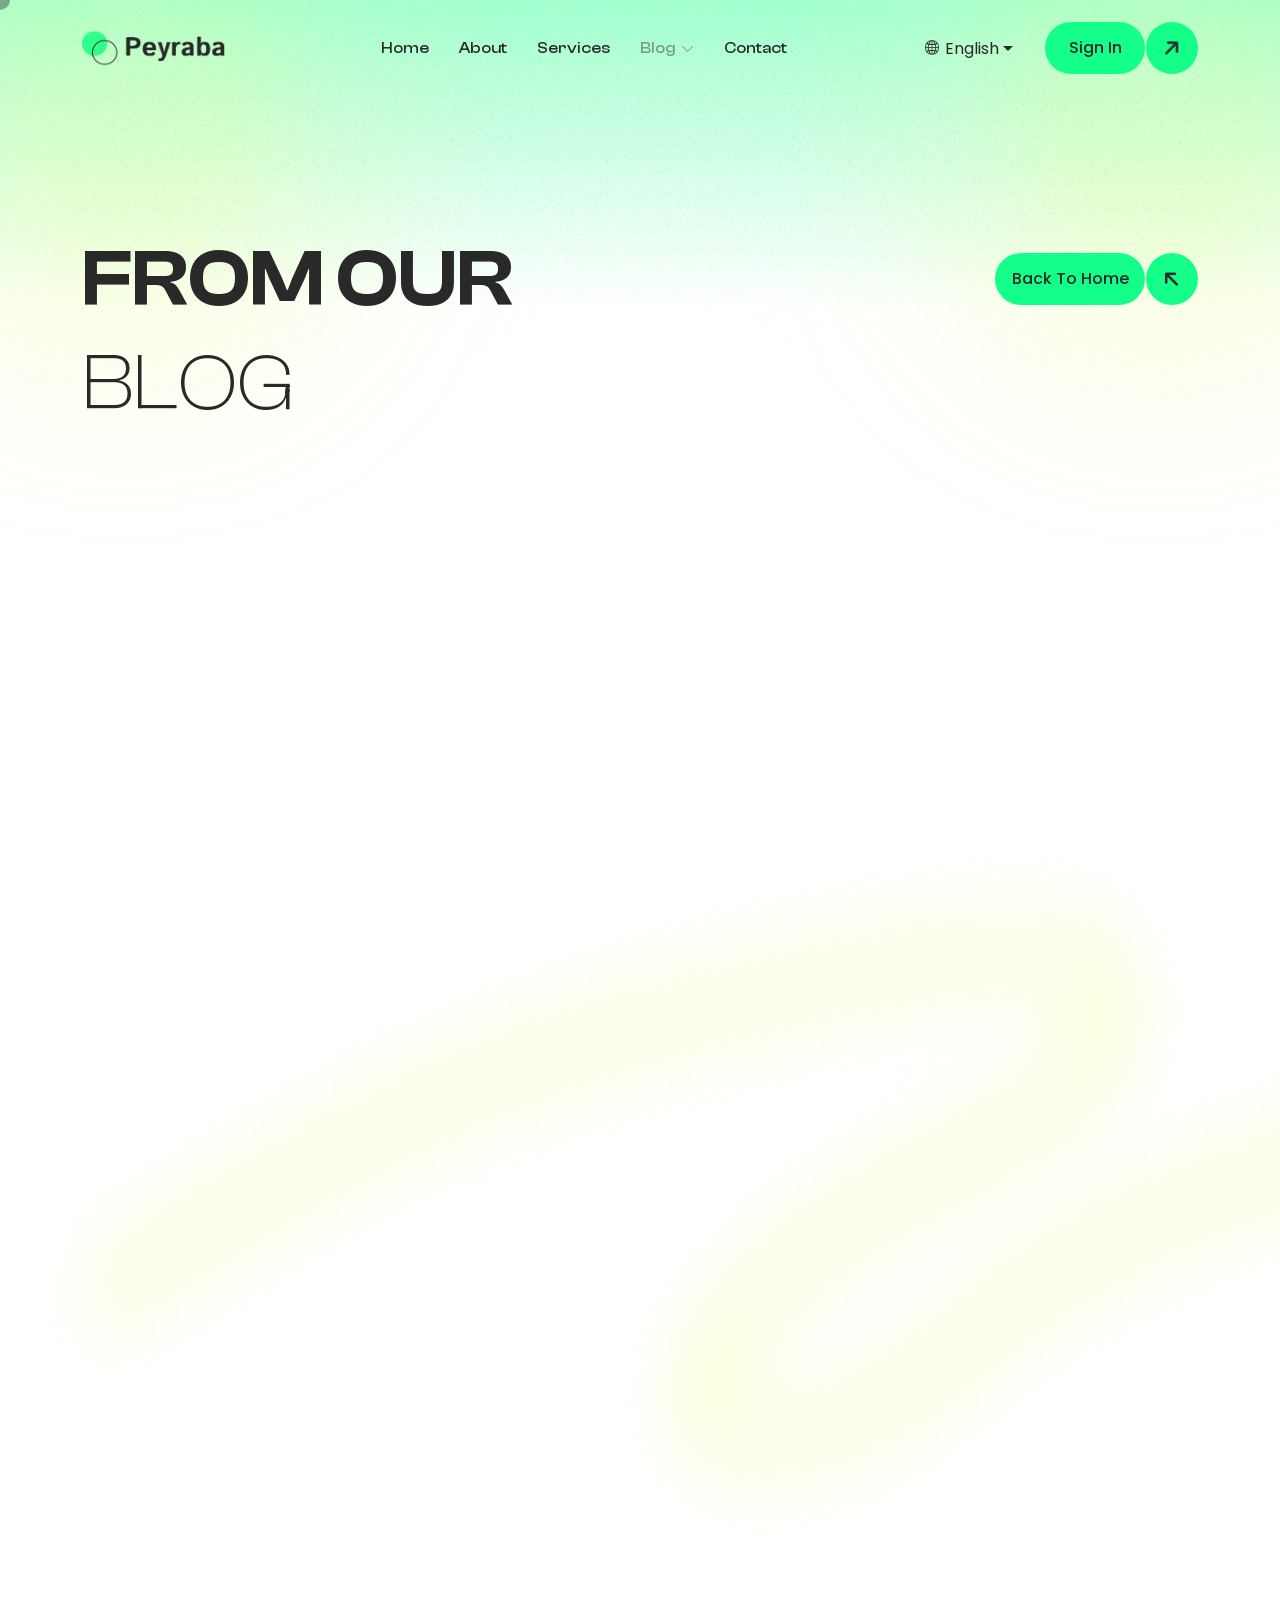
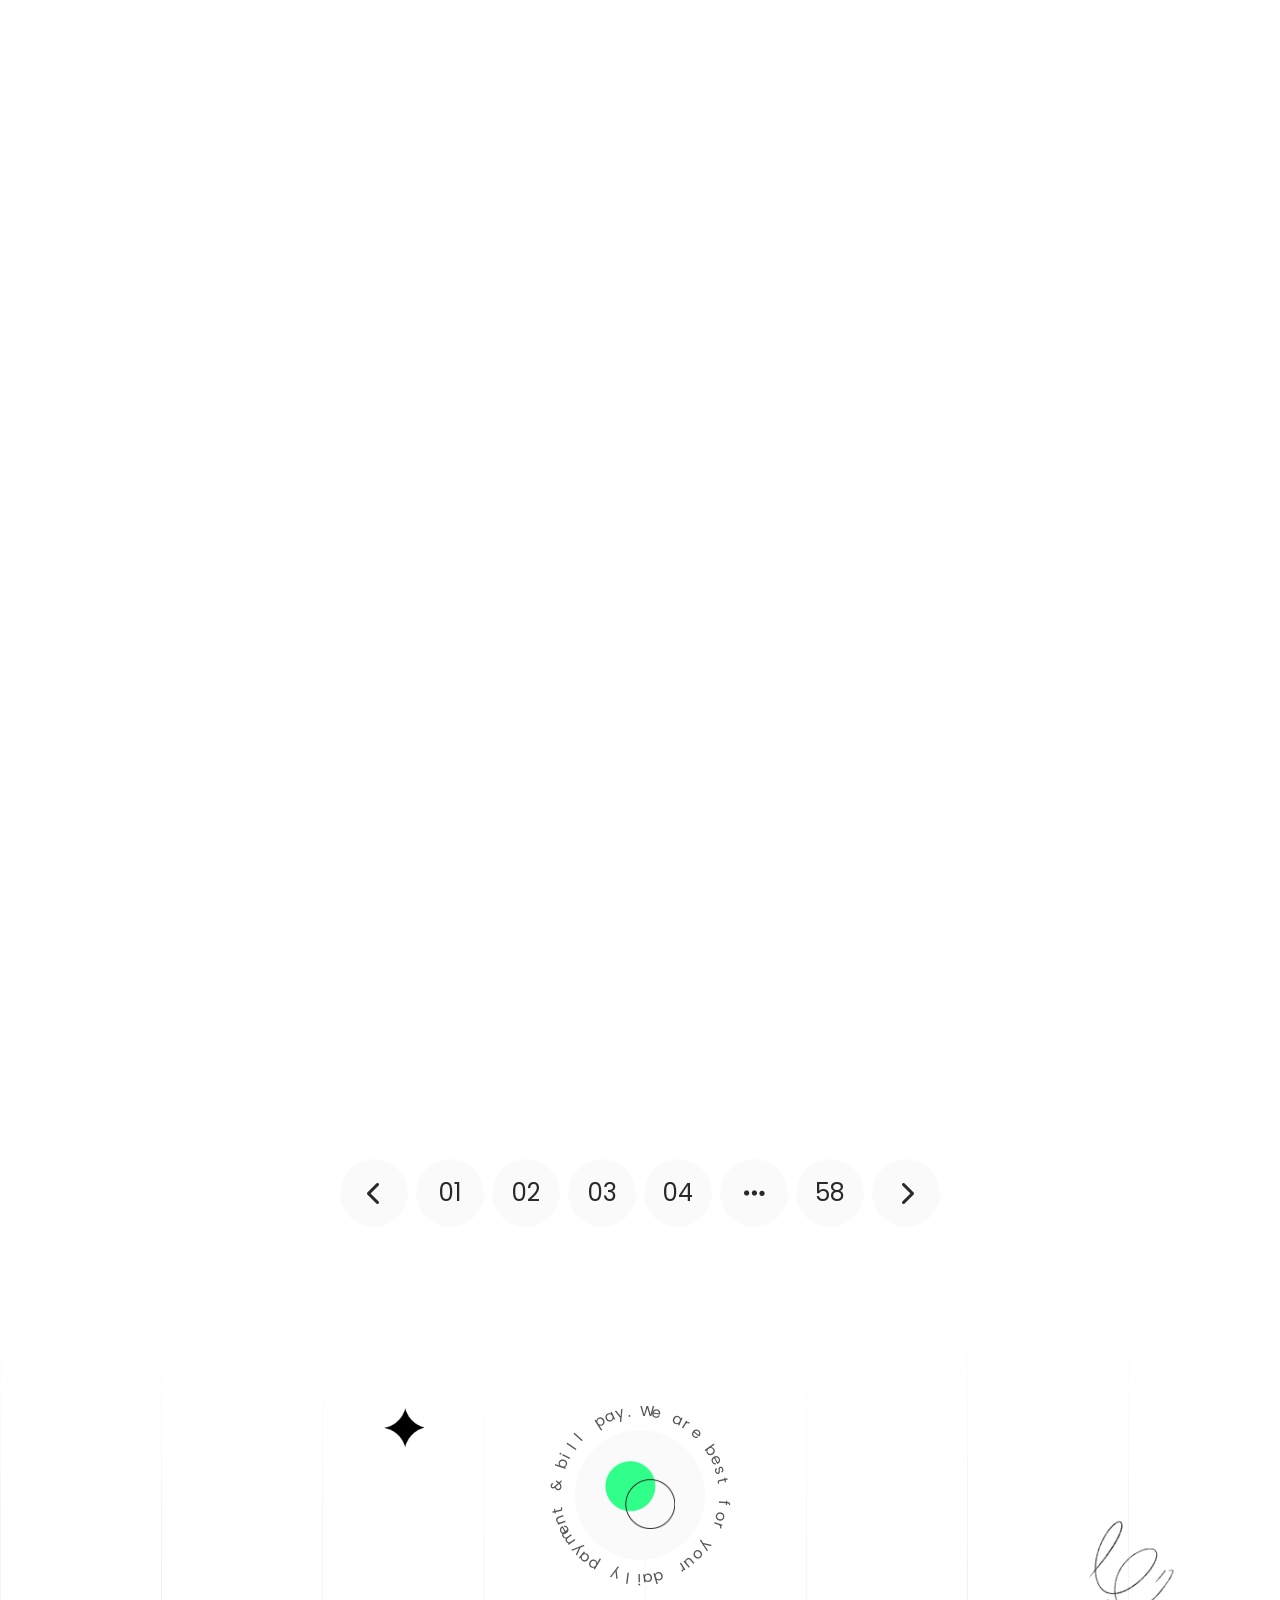
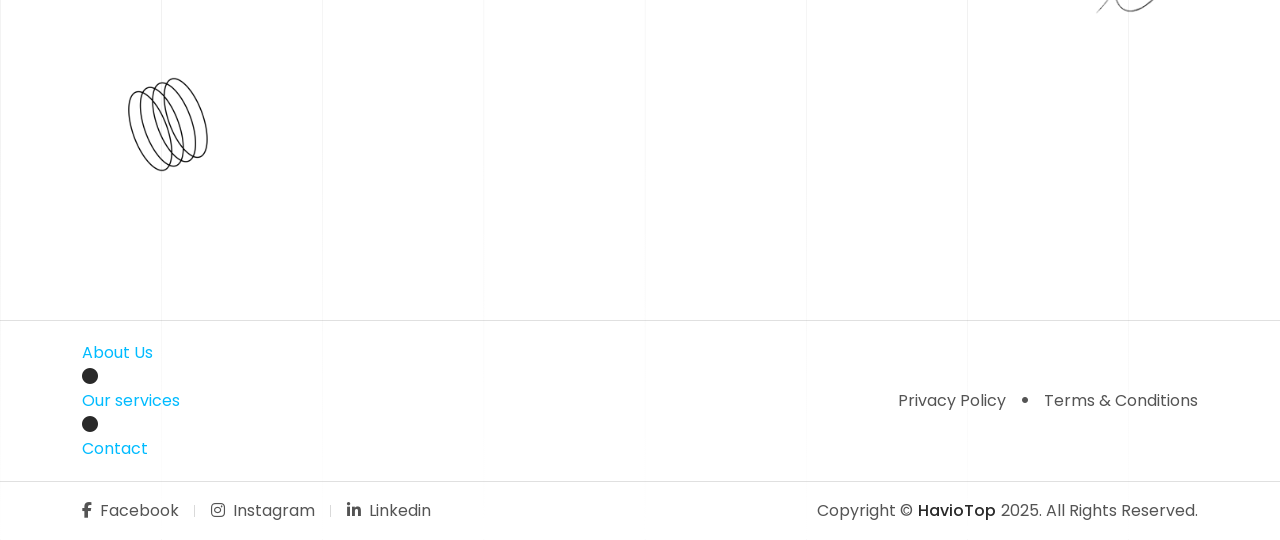
<file: blog.html>
<!-- meta tags and other links -->
<!-- Header -->
<!DOCTYPE html>
<html lang="en">

<head>
    <meta charset="UTF-8">
    <meta http-equiv="X-UA-Compatible" content="IE=edge">
    <meta name="viewport" content="width=device-width, initial-scale=1.0">
    <!-- Title -->
    <title>HavioTop - Online Recharge & Payment Platform.</title>
    <!-- Favicon -->
    <link rel="shortcut icon" href="assets/images/logo/favicon.png">
    <!-- Bootstrap -->
    <link rel="stylesheet" href="assets/css/bootstrap.min.css">
    <!-- Fontasosome -->
    <link rel="stylesheet" href="assets/css/fontasosome.min.css">
    <!-- Fonts -->
    <link rel="stylesheet" href="assets/css/clash-display.css">
    <!-- Nice Select -->
    <link rel="stylesheet" href="assets/css/nice-select.css">
    <!-- AOS -->
    <link rel="stylesheet" href="assets/css/aos.css">
    <!-- Owl Carousel -->
    <link rel="stylesheet" href="assets/css/owl.carousel.min.css">
    <!-- Slick -->
    <link rel="stylesheet" href="assets/css/slick.css">
    <!-- line awesome -->
    <link rel="stylesheet" href="assets/css/line-awesome.min.css">
    <!-- Main css -->
    <link rel="stylesheet" href="assets/css/main.css">
</head>

<body>
    <!--==================== Preloader Start ====================-->
    <div class="preloader">
        <div class="animation-container">
            <div class="lightning-container">
                <div class="lightning white"></div>
                <div class="lightning red"></div>
            </div>
            <div class="boom-container">
                <div class="shape circle big white"></div>
                <div class="shape circle white"></div>
                <div class="shape triangle big yellow"></div>
                <div class="shape disc white"></div>
                <div class="shape triangle blue"></div>
            </div>
            <div class="boom-container second">
                <div class="shape circle big white"></div>
                <div class="shape circle white"></div>
                <div class="shape disc white"></div>
                <div class="shape triangle blue"></div>
            </div>
        </div>
    </div>
    <!--==================== Preloader End ====================-->
    <!--==================== Overlay Start ====================-->
    <div class="body-overlay"></div>
    <!--==================== Overlay End ====================-->

    <!--==================== Sidebar Overlay End ====================-->
    <div class="sidebar-overlay"></div>
    <!--==================== Sidebar Overlay End ====================-->

    <!-- ==================== Scroll to Top End Here ==================== -->
    <a class="scroll-top"><i class="fas fa-angle-double-up"></i></a>
    <!-- ==================== Scroll to Top End Here ==================== -->


    <!-- ==================== Cursor Start Here ==================== -->
    <div class="cursor"></div>
    <!-- ==================== Cursor End Here ==================== -->
    <!-- ==================== Header Start Here ==================== -->
    <header class="header" id="header">
        <div class="container">
            <nav class="navbar navbar-expand-lg navbar-light">
                <a class="navbar-brand logo" href="index.html"><img src="assets/images/logo/logo.png" alt="img"></a>
                <button class="navbar-toggler header-button" type="button" data-bs-toggle="collapse"
                    data-bs-target="#navbarSupportedContent" aria-controls="navbarSupportedContent"
                    aria-expanded="false" aria-label="Toggle navigation">
                    <span id="hiddenNav"><i class="las la-bars"></i></span>
                </button>

                <div class="collapse navbar-collapse" id="navbarSupportedContent">
                    <ul class="navbar-nav nav-menu ms-auto me-auto align-items-lg-center">
                        <li class="nav-item">
                            <a class="nav-link flip-animate" aria-current="page" href="index.html"><span
                                    data-hover="Home">Home</span></a>
                        </li>
                        <li class="nav-item">
                            <a class="nav-link flip-animate" href="about.html"><span data-hover="About">About</span></a>
                        </li>
                        <li class="nav-item">
                            <a class="nav-link flip-animate" href="services.html"><span
                                    data-hover="Services">Services</span></a>
                        </li>

                        <li class="nav-item dropdown active">
                            <a class="nav-link" href="index.html" role="button" data-bs-toggle="dropdown"
                                aria-expanded="false"> Blog
                                <span class="nav-item__icon"><i class="las la-angle-down"></i></span></a>
                            <ul class="dropdown-menu">
                                <li class="dropdown-menu__list"><a
                                        class="dropdown-item dropdown-menu__link flip-animate" href="blog.html"><span
                                            data-hover="Blog Single">Blog Single</span></a></li>
                                <li class="dropdown-menu__list"><a
                                        class="dropdown-item dropdown-menu__link flip-animate"
                                        href="blog-details.html"><span data-hover="Blog Details">Blog Details</span></a>
                                </li>
                            </ul>
                        </li>
                        <li class="nav-item">
                            <a class="nav-link flip-animate" href="contact.html"><span
                                    data-hover="Contact">Contact</span></a>
                        </li>
                    </ul>
                    <div class="navbar__widgets">
                        <div class="navbar__widgets__select">
                            <span><img src="assets/images/globe.png" alt="img"></span>
                            <select>
                                <option value="">English</option>
                                <option value="">Bangla</option>
                                <option value="">Arabic</option>
                                <option value="">French</option>
                            </select>
                        </div>
                        <div class="navbar__widgets__btn">
                            <a href="signin.html" class="common__btn"><span>Sign In</span><span><i
                                        class="fa-solid fa-arrow-right"></i></span></a>
                        </div>
                    </div>
                </div>
            </nav>
        </div>
    </header>
    <!-- ==================== Header End Here ==================== -->
    <main class="overflow-hidden">

        <div id="smooth-wrapper">
            <div id="smooth-content">
                <!--========================== Banner Section Start ==========================-->
                <section class="banner__area">
                    <div class="banner__bg"><img src="assets/images/banner-bg.png" alt="img"></div>
                    <div class="container">
                        <div class="row">
                            <div class="col-lg-12">
                                <div class="banner__topbar">
                                    <div class="banner__title">
                                        <h2>From our <span>Blog</span></h2>
                                    </div>
                                    <div class="banner__btn">
                                        <a href="index.html" class="common__btn"><span>Back to Home</span><span><i
                                                    class="fa-solid fa-arrow-right"></i></span></a>
                                    </div>
                                </div>
                            </div>
                        </div>
                        <div class="row">
                            <div class="col-lg-12">
                                <div class="banner__thumb">
                                    <video autoplay muted loop>
                                        <source src="assets/images/banner-thumb.mp4" type="video/mp4">
                                    </video>
                                </div>
                            </div>
                        </div>
                    </div>
                </section>
                <!--========================== Banner Section End ==========================-->

                <!--========================== Blog Section Start ==========================-->
                <section class="blog__area">
                    <div class="blog__bg"><img src="assets/images/yellow-sp.png" alt="img"></div>
                    <div class="container">
                        <div class="row g-5">
                            <div class="col-lg-6 col-md-6">
                                <div class="blog__main" data-aos="fade-down-right" data-aos-delay="400"
                                    data-aos-duration="1200">
                                    <a href="blog-details.html">
                                        <div class="blog__main__img">
                                            <img src="assets/images/blog/blog-1.jpg" alt="img">
                                            <img src="assets/images/blog/blog-1.jpg" alt="img">
                                        </div>
                                    </a>
                                    <div class="blog__main__content">
                                        <span>Jan 17, 2025</span>
                                        <a href="blog-details.html">
                                            <h4>Ways of lying to yourself about your new relationship.</h4>
                                        </a>
                                        <a href="blog-details.html">Read more<i class="fa-solid fa-arrow-right"></i></a>
                                    </div>
                                </div>
                            </div>
                            <div class="col-lg-6 col-md-6">
                                <div class="blog__main" data-aos="fade-down-left" data-aos-delay="400"
                                    data-aos-duration="1200">
                                    <a href="blog-details.html">
                                        <div class="blog__main__img">
                                            <img src="assets/images/blog/blog-2.jpg" alt="img">
                                            <img src="assets/images/blog/blog-2.jpg" alt="img">
                                        </div>
                                    </a>
                                    <div class="blog__main__content">
                                        <span>Jan 22, 2025</span>
                                        <a href="blog-details.html">
                                            <h4>How to manage a talented and successful design team</h4>
                                        </a>
                                        <a href="blog-details.html">Read more<i class="fa-solid fa-arrow-right"></i></a>
                                    </div>
                                </div>
                            </div>
                            <div class="col-lg-6 col-md-6">
                                <div class="blog__main" data-aos="fade-down-right" data-aos-delay="400"
                                    data-aos-duration="1200">
                                    <a href="blog-details.html">
                                        <div class="blog__main__img">
                                            <img src="assets/images/blog/blog-3.jpg" alt="img">
                                            <img src="assets/images/blog/blog-3.jpg" alt="img">
                                        </div>
                                    </a>
                                    <div class="blog__main__content">
                                        <span>Jan 23, 2025</span>
                                        <a href="blog-details.html">
                                            <h4>Number of PwC partners taking early retirement jumps amid consulting
                                                slowdown.</h4>
                                        </a>
                                        <a href="blog-details.html">Read more<i class="fa-solid fa-arrow-right"></i></a>
                                    </div>
                                </div>
                            </div>
                            <div class="col-lg-6 col-md-6">
                                <div class="blog__main" data-aos="fade-down-left" data-aos-delay="400"
                                    data-aos-duration="1200">
                                    <a href="blog-details.html">
                                        <div class="blog__main__img">
                                            <img src="assets/images/blog/blog-4.jpg" alt="img">
                                            <img src="assets/images/blog/blog-4.jpg" alt="img">
                                        </div>
                                    </a>
                                    <div class="blog__main__content">
                                        <span>Jan 25, 2025</span>
                                        <a href="blog-details.html">
                                            <h4>Dozens of stores you once loved that don't exist anymore.</h4>
                                        </a>
                                        <a href="blog-details.html">Read more<i class="fa-solid fa-arrow-right"></i></a>
                                    </div>
                                </div>
                            </div>
                        </div>
                    </div>
                </section>
                <!--========================== Blog Section End ==========================-->

                <!--========================== Pagination Section Start ==========================-->
                <div class="pagination__area">
                    <div class="container">
                        <div class="row">
                            <div class="col-lg-12">
                                <div class="pagination__main__blk">
                                    <a href="blog.html"><i class="fa-solid fa-chevron-left"></i></a>
                                    <a href="blog.html">01</a>
                                    <a href="blog.html">02</a>
                                    <a href="blog.html">03</a>
                                    <a href="blog.html">04</a>
                                    <a href="blog.html"><i class="fa-solid fa-ellipsis"></i></a>
                                    <a href="blog.html">58</a>
                                    <a href="blog.html"><i class="fa-solid fa-chevron-right"></i></a>
                                </div>
                            </div>
                        </div>
                    </div>
                </div>
                <!--========================== Pagination Section End ==========================-->

                <!-- ==================== Footer Start Here ==================== -->
                <footer class="footer__area">
                    <div class="footer__sp1"><img src="assets/images/wave-sp.png" alt="img"></div>
                    <div class="footer__sp2"><img src="assets/images/footer/fs-2.png" alt="img"></div>
                    <div class="footer__sp3"><img src="assets/images/footer/star.png" alt="img"></div>
                    <div class="container">
                        <div class="row">
                            <div class="col-lg-12">
                                <div class="footer__subs">
                                    <div class="footer__subs__label">
                                        <div class="footer__subs__shr">
                                            <img src="assets/images/logo/icon-dark.png" alt="img">
                                            <div class="footer__circle__text">
                                                <p>We are best for your daily payment & bill pay.</p>
                                            </div>
                                        </div>
                                    </div>
                                </div>
                            </div>
                        </div>
                    </div>
                    <div class="footer__menu">
                        <div class="container">
                            <div class="row">
                                <div class="col-lg-12">
                                    <div class="footer__menu__wrap">
                                        <div clasxs="footer__menu__wrap__item">
                                            <ul>
                                                <li><a href="about.html">About Us</a></li>
                                                <li><span><i class="fa-solid fa-circle"></i></span></li>
                                                <li><a href="services.html">Our services</a></li>
                                                <li><span><i class="fa-solid fa-circle"></i></span></li>
                                                <li><a href="contact.html">Contact</a></li>
                                            </ul>
                                        </div>
                                        <div class="footer__menu__wrap__item">
                                            <ul>
                                                <li><a href="privacy-policy.html">Privacy policy</a></li>
                                                <li><span><i class="fa-solid fa-circle"></i></span></li>
                                                <li><a href="terms-of-Service.html">Terms & conditions</a></li>
                                            </ul>
                                        </div>
                                    </div>
                                </div>
                            </div>
                        </div>
                    </div>
                    <div class="footer__bottombar">
                        <div class="container">
                            <div class="row">
                                <div class="col-lg-12">
                                    <div class="footer__bottombar__wrap">
                                        <div class="footer__social">
                                            <ul>
                                                <li><a href="https://www.facebook.com"><i
                                                            class="fa-brands fa-facebook-f"></i>Facebook</a></li>
                                                <li><a href="https://www.instagram.com"><i
                                                            class="fa-brands fa-instagram"></i>Instagram</a></li>
                                                <li><a href="https://www.linkedin.com"><i
                                                            class="fa-brands fa-linkedin-in"></i>Linkedin</a></li>
                                            </ul>
                                        </div>
                                        <div class="footer__copy">
                                            <span>Copyright © <a href="index.html">HavioTop</a> 2025. All rights
                                                reserved.</span>
                                        </div>
                                    </div>
                                </div>
                            </div>
                        </div>
                    </div>
                </footer>
                <!-- ==================== Footer End Here ==================== -->
            </div>
        </div>

    </main>
    <!-- Jquery js -->
    <script src="assets/js/jquery-3.7.1.min.js"></script>
    <!-- Bootstrap Bundle Js -->
    <script src="assets/js/boostrap.bundle.min.js"></script>
    <!-- GSAP js -->
    <script src="assets/js/gsap.min.js"></script>
    <!-- ScrollTrigger js -->
    <script src="assets/js/ScrollTrigger.min.js"></script>
    <!-- ScrollToPlugin js -->
    <script src="assets/js/ScrollToPlugin.min.js"></script>
    <!-- Slick js -->
    <script src="assets/js/slick.min.js"></script>
    <!-- AOS js -->
    <script src="assets/js/aos.js"></script>
    <!-- Owl Carousel js -->
    <script src="assets/js/owl.carousel.min.js"></script>
    <!-- Nice Select js -->
    <script src="assets/js/jquery.nice-select.min.js"></script>
    <!-- Waypoint js -->
    <script src="assets/js/waypoints.min.js"></script>
    <!-- Counter js -->
    <script src="assets/js/counter.min.js"></script>

    <!-- main js -->
    <script src="assets/js/main.js"></script>
</body>

</html>
</file>
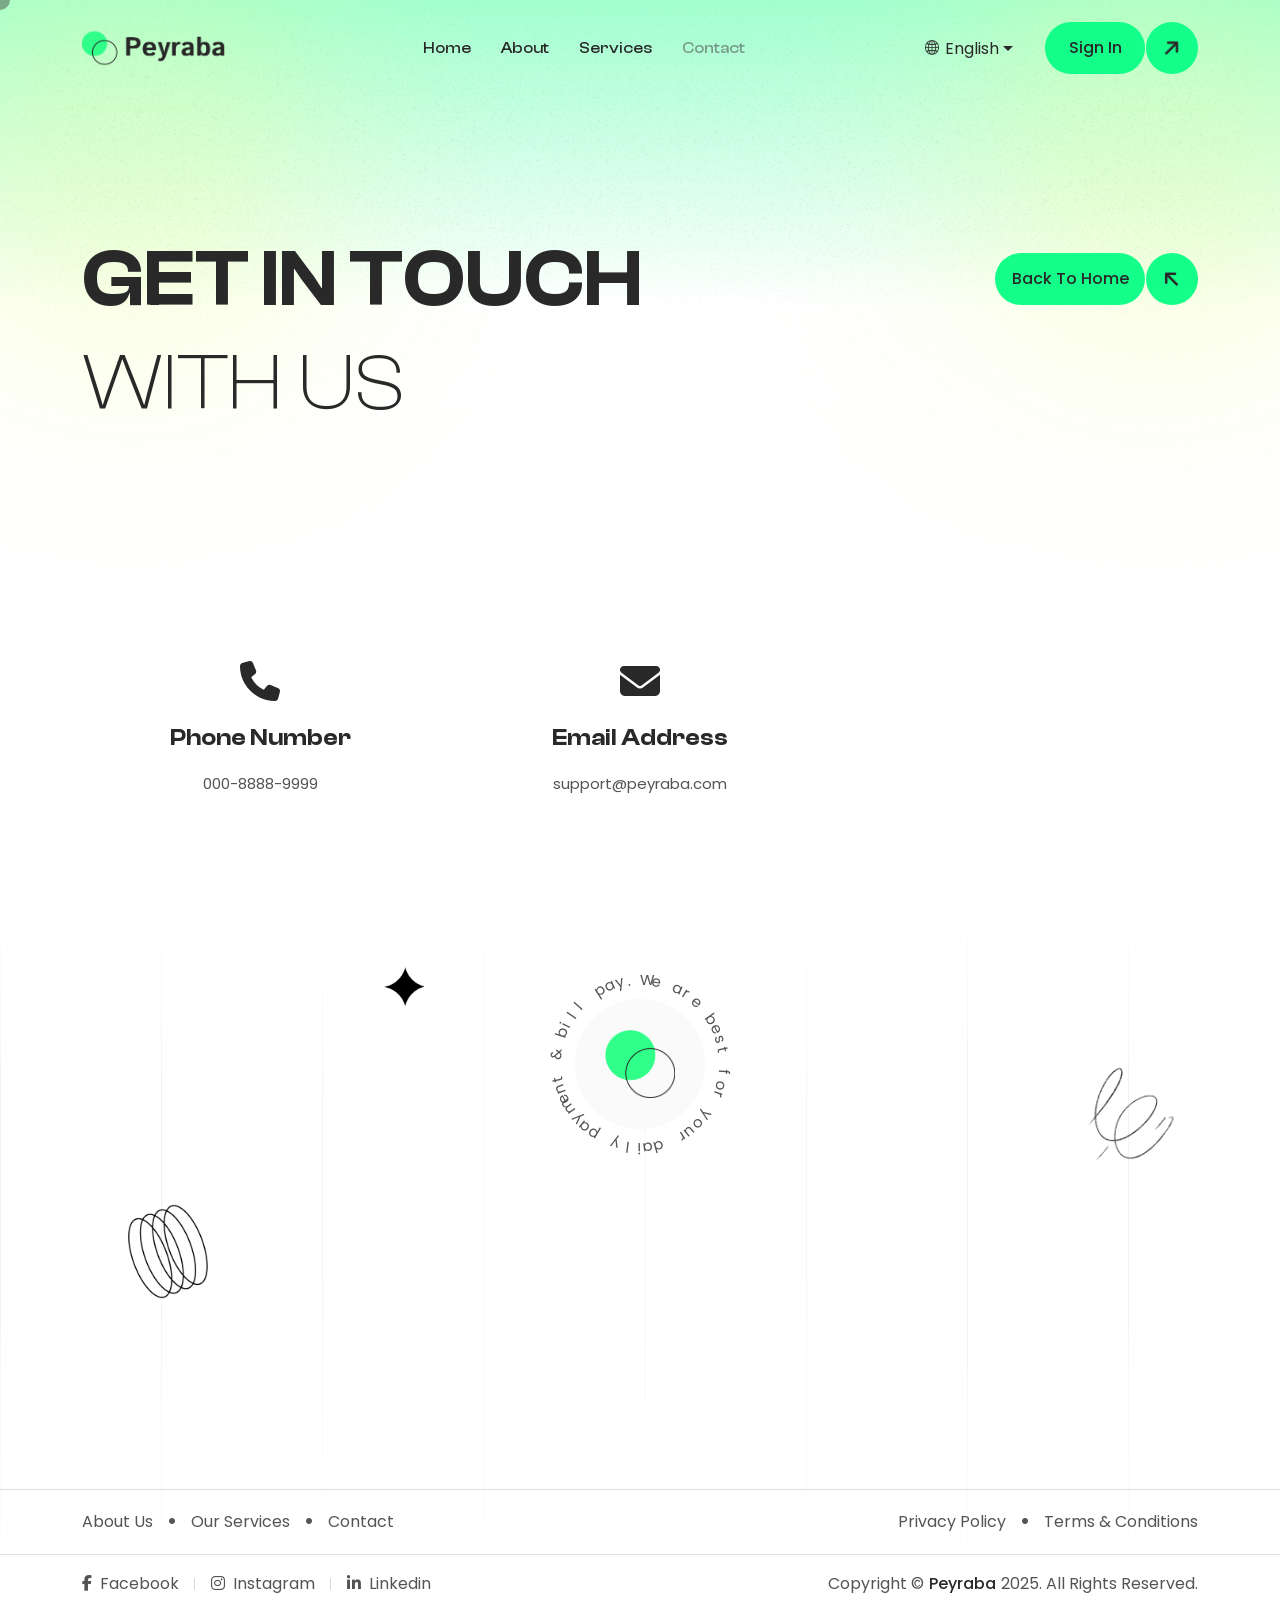
<file: contact.html>
<!-- meta tags and other links -->
<!-- Header -->
<!DOCTYPE html>
<html lang="en">

<head>
    <meta charset="UTF-8">
    <meta http-equiv="X-UA-Compatible" content="IE=edge">
    <meta name="viewport" content="width=device-width, initial-scale=1.0">
    <!-- Title -->
    <title>Peyraba - Online Recharge & Payment Platform.</title>
    <!-- Favicon -->
    <link rel="shortcut icon" href="assets/images/logo/favicon.png">
    <!-- Bootstrap -->
    <link rel="stylesheet" href="assets/css/bootstrap.min.css">
    <!-- Fontasosome -->
    <link rel="stylesheet" href="assets/css/fontasosome.min.css">
    <!-- Fonts -->
    <link rel="stylesheet" href="assets/css/clash-display.css">
    <!-- Nice Select -->
    <link rel="stylesheet" href="assets/css/nice-select.css">
    <!-- AOS -->
    <link rel="stylesheet" href="assets/css/aos.css">
    <!-- Owl Carousel -->
    <link rel="stylesheet" href="assets/css/owl.carousel.min.css">
    <!-- Slick -->
    <link rel="stylesheet" href="assets/css/slick.css">
    <!-- line awesome -->
    <link rel="stylesheet" href="assets/css/line-awesome.min.css">
    <!-- Main css -->
    <link rel="stylesheet" href="assets/css/main.css">
</head>

<body>
    <!--==================== Preloader Start ====================-->
    <div class="preloader">
        <div class="animation-container">
            <div class="lightning-container">
                <div class="lightning white"></div>
                <div class="lightning red"></div>
            </div>
            <div class="boom-container">
                <div class="shape circle big white"></div>
                <div class="shape circle white"></div>
                <div class="shape triangle big yellow"></div>
                <div class="shape disc white"></div>
                <div class="shape triangle blue"></div>
            </div>
            <div class="boom-container second">
                <div class="shape circle big white"></div>
                <div class="shape circle white"></div>
                <div class="shape disc white"></div>
                <div class="shape triangle blue"></div>
            </div>
        </div>
    </div>
    <!--==================== Preloader End ====================-->
    <!--==================== Overlay Start ====================-->
    <div class="body-overlay"></div>
    <!--==================== Overlay End ====================-->

    <!--==================== Sidebar Overlay End ====================-->
    <div class="sidebar-overlay"></div>
    <!--==================== Sidebar Overlay End ====================-->

    <!-- ==================== Scroll to Top End Here ==================== -->
    <a class="scroll-top"><i class="fas fa-angle-double-up"></i></a>
    <!-- ==================== Scroll to Top End Here ==================== -->


    <!-- ==================== Cursor Start Here ==================== -->
    <div class="cursor"></div>
    <!-- ==================== Cursor End Here ==================== -->
    <!-- ==================== Header Start Here ==================== -->
    <header class="header" id="header">
        <div class="container">
            <nav class="navbar navbar-expand-lg navbar-light">
                <a class="navbar-brand logo" href="index.html"><img src="assets/images/logo/logo.png" alt="img"></a>
                <button class="navbar-toggler header-button" type="button" data-bs-toggle="collapse"
                    data-bs-target="#navbarSupportedContent" aria-controls="navbarSupportedContent"
                    aria-expanded="false" aria-label="Toggle navigation">
                    <span id="hiddenNav"><i class="las la-bars"></i></span>
                </button>

                <div class="collapse navbar-collapse" id="navbarSupportedContent">
                    <ul class="navbar-nav nav-menu ms-auto me-auto align-items-lg-center">
                        <li class="nav-item">
                            <a class="nav-link flip-animate" aria-current="page" href="index.html"><span
                                    data-hover="Home">Home</span></a>
                        </li>
                        <li class="nav-item">
                            <a class="nav-link flip-animate" href="about.html"><span data-hover="About">About</span></a>
                        </li>
                        <li class="nav-item">
                            <a class="nav-link flip-animate" href="services.html"><span
                                    data-hover="Services">Services</span></a>
                        </li>


                        <li class="nav-item active">
                            <a class="nav-link flip-animate" href="contact.html"><span
                                    data-hover="Contact">Contact</span></a>
                        </li>
                    </ul>
                    <div class="navbar__widgets">
                        <div class="navbar__widgets__select">
                            <span><img src="assets/images/globe.png" alt="img"></span>
                            <select>
                                <option value="">English</option>
                                <option value="">Bangla</option>
                                <option value="">Arabic</option>
                                <option value="">French</option>
                            </select>
                        </div>
                        <div class="navbar__widgets__btn">
                            <a href="signin.html" class="common__btn"><span>Sign In</span><span><i
                                        class="fa-solid fa-arrow-right"></i></span></a>
                        </div>
                    </div>
                </div>
            </nav>
        </div>
    </header>
    <!-- ==================== Header End Here ==================== -->
    <main class="overflow-hidden">

        <div id="smooth-wrapper">
            <div id="smooth-content">
                <!--========================== Banner Section Start ==========================-->
                <section class="banner__area">
                    <div class="banner__bg"><img src="assets/images/banner-bg.png" alt="img"></div>
                    <div class="container">
                        <div class="row">
                            <div class="col-lg-12">
                                <div class="banner__topbar">
                                    <div class="banner__title">
                                        <h2>Get In touch <span>with us</span></h2>
                                    </div>
                                    <div class="banner__btn">
                                        <a href="index.html" class="common__btn"><span>Back to Home</span><span><i
                                                    class="fa-solid fa-arrow-right"></i></span></a>
                                    </div>
                                </div>
                            </div>
                        </div>
                    </div>
                </section>
                <!--========================== Banner Section End ==========================-->

                <!--========================== Contact Info Section Start ==========================-->
                <section class="contact__info">
                    <div class="container">
                        <div class="row g-4">
                            <div class="col-lg-4 col-md-6 col-sm-6">
                                <div class="contact__info__single">
                                    <span><i class="fa-solid fa-phone"></i></span>
                                    <h4>Phone Number</h4>
                                    <p><a href="tel:000-8888-9999">000-8888-9999</a></p>
                                </div>
                            </div>
                            <div class="col-lg-4 col-md-6 col-sm-6">
                                <div class="contact__info__single">
                                    <span><i class="fa-solid fa-envelope"></i></span>
                                    <h4>Email Address</h4>
                                    <p><a href="mailto:demo123@gmail.com">support@peyraba.com</a></p>
                                </div>
                            </div>
                        </div>
                    </div>
                </section>
                <!--========================== Contact Info Section End ==========================-->

                <!-- ==================== Footer Start Here ==================== -->
                <footer class="footer__area">
                    <div class="footer__sp1"><img src="assets/images/wave-sp.png" alt="img"></div>
                    <div class="footer__sp2"><img src="assets/images/footer/fs-2.png" alt="img"></div>
                    <div class="footer__sp3"><img src="assets/images/footer/star.png" alt="img"></div>
                    <div class="container">
                        <div class="row">
                            <div class="col-lg-12">
                                <div class="footer__subs">
                                    <div class="footer__subs__label">
                                        <div class="footer__subs__shr">
                                            <img src="assets/images/logo/icon-dark.png" alt="img">
                                            <div class="footer__circle__text">
                                                <p>We are best for your daily payment & bill pay.</p>
                                            </div>
                                        </div>
                                    </div>

                                </div>
                            </div>
                        </div>

                    </div>
                    <div class="footer__menu">
                        <div class="container">
                            <div class="row">
                                <div class="col-lg-12">
                                    <div class="footer__menu__wrap">
                                        <div class="footer__menu__wrap__item">
                                            <ul>
                                                <li><a href="about.html">About Us</a></li>
                                                <li><span><i class="fa-solid fa-circle"></i></span></li>
                                                <li><a href="services.html">Our services</a></li>
                                                <li><span><i class="fa-solid fa-circle"></i></span></li>
                                                <li><a href="contact.html">Contact</a></li>
                                            </ul>
                                        </div>
                                        <div class="footer__menu__wrap__item">
                                            <ul>
                                                <li><a href="privacy-policy.html">Privacy policy</a></li>
                                                <li><span><i class="fa-solid fa-circle"></i></span></li>
                                                <li><a href="terms-of-Service.html">Terms & conditions</a></li>
                                            </ul>
                                        </div>
                                    </div>
                                </div>
                            </div>
                        </div>
                    </div>
                    <div class="footer__bottombar">
                        <div class="container">
                            <div class="row">
                                <div class="col-lg-12">
                                    <div class="footer__bottombar__wrap">
                                        <div class="footer__social">
                                            <ul>
                                                <li><a href="https://www.facebook.com"><i
                                                            class="fa-brands fa-facebook-f"></i>Facebook</a></li>
                                                <li><a href="https://www.instagram.com"><i
                                                            class="fa-brands fa-instagram"></i>Instagram</a></li>
                                                <li><a href="https://www.linkedin.com"><i
                                                            class="fa-brands fa-linkedin-in"></i>Linkedin</a></li>
                                            </ul>
                                        </div>
                                        <div class="footer__copy">
                                            <span>Copyright © <a href="index.html">Peyraba</a> 2025. All rights
                                                reserved.</span>
                                        </div>
                                    </div>
                                </div>
                            </div>
                        </div>
                    </div>
                </footer>
                <!-- ==================== Footer End Here ==================== -->
            </div>
        </div>

    </main>
    <!-- Jquery js -->
    <script src="assets/js/jquery-3.7.1.min.js"></script>
    <!-- Bootstrap Bundle Js -->
    <script src="assets/js/boostrap.bundle.min.js"></script>
    <!-- GSAP js -->
    <script src="assets/js/gsap.min.js"></script>
    <!-- ScrollTrigger js -->
    <script src="assets/js/ScrollTrigger.min.js"></script>
    <!-- ScrollToPlugin js -->
    <script src="assets/js/ScrollToPlugin.min.js"></script>
    <!-- Slick js -->
    <script src="assets/js/slick.min.js"></script>
    <!-- AOS js -->
    <script src="assets/js/aos.js"></script>
    <!-- Owl Carousel js -->
    <script src="assets/js/owl.carousel.min.js"></script>
    <!-- Nice Select js -->
    <script src="assets/js/jquery.nice-select.min.js"></script>
    <!-- Waypoint js -->
    <script src="assets/js/waypoints.min.js"></script>
    <!-- Counter js -->
    <script src="assets/js/counter.min.js"></script>

    <!-- main js -->
    <script src="assets/js/main.js"></script>
</body>

</html>
</file>
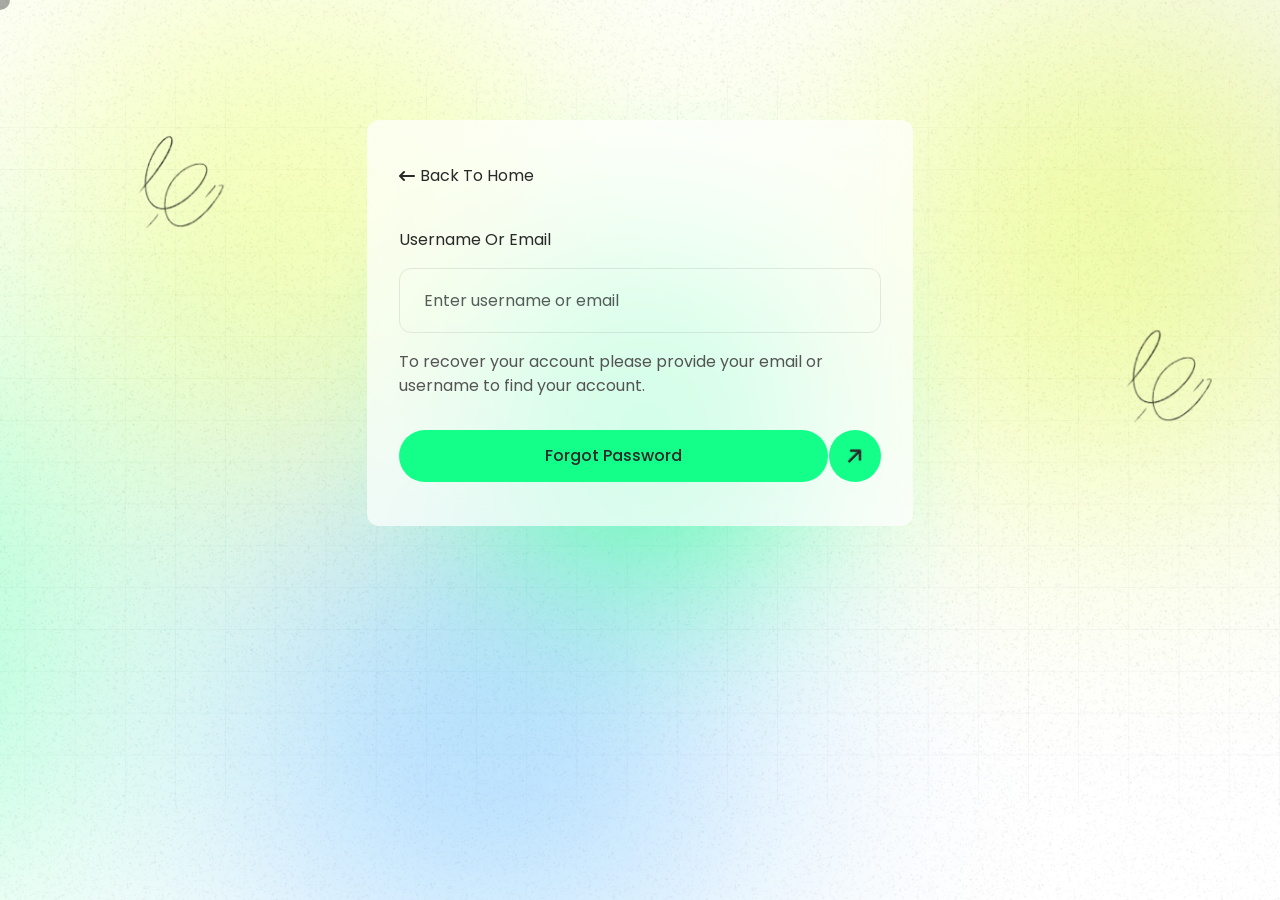
<file: forgot-password.html>
<!-- meta tags and other links -->
<!DOCTYPE html>
<html lang="en">

<head>
    <meta charset="UTF-8">
    <meta http-equiv="X-UA-Compatible" content="IE=edge">
    <meta name="viewport" content="width=device-width, initial-scale=1.0">
    <!-- Title -->
    <title>Peyraba - Online Recharge & Payment Platform.</title>
    <!-- Favicon -->
    <link rel="shortcut icon" href="assets/images/logo/favicon.png">
    <!-- Bootstrap -->
    <link rel="stylesheet" href="assets/css/bootstrap.min.css">
    <!-- Fontasosome -->
    <link rel="stylesheet" href="assets/css/fontasosome.min.css">
    <!-- Fonts -->
    <link rel="stylesheet" href="assets/css/clash-display.css">
    <!-- Nice Select -->
    <link rel="stylesheet" href="assets/css/nice-select.css">
    <!-- AOS -->
    <link rel="stylesheet" href="assets/css/aos.css">
    <!-- Owl Carousel -->
    <link rel="stylesheet" href="assets/css/owl.carousel.min.css">
    <!-- Slick -->
    <link rel="stylesheet" href="assets/css/slick.css">
    <!-- line awesome -->
    <link rel="stylesheet" href="assets/css/line-awesome.min.css">
    <!-- Main css -->
    <link rel="stylesheet" href="assets/css/main.css">
</head>

<body>
    <!--==================== Preloader Start ====================-->
    <div class="preloader">
        <div class="animation-container">
            <div class="lightning-container">
                <div class="lightning white"></div>
                <div class="lightning red"></div>
            </div>
            <div class="boom-container">
                <div class="shape circle big white"></div>
                <div class="shape circle white"></div>
                <div class="shape triangle big yellow"></div>
                <div class="shape disc white"></div>
                <div class="shape triangle blue"></div>
            </div>
            <div class="boom-container second">
                <div class="shape circle big white"></div>
                <div class="shape circle white"></div>
                <div class="shape disc white"></div>
                <div class="shape triangle blue"></div>
            </div>
        </div>
    </div>
    <!--==================== Preloader End ====================-->
    <!--==================== Overlay Start ====================-->
    <div class="body-overlay"></div>
    <!--==================== Overlay End ====================-->

    <!--==================== Sidebar Overlay End ====================-->
    <div class="sidebar-overlay"></div>
    <!--==================== Sidebar Overlay End ====================-->

    <!-- ==================== Scroll to Top End Here ==================== -->
    <a class="scroll-top"><i class="fas fa-angle-double-up"></i></a>
    <!-- ==================== Scroll to Top End Here ==================== -->


    <!-- ==================== Cursor Start Here ==================== -->
    <div class="cursor"></div>
    <!-- ==================== Cursor End Here ==================== -->
    <main class="overflow-hidden">

        <div id="smooth-wrapper">
            <div id="smooth-content">
                <!--========================== Signup Page Start ==========================-->
                <div class="sign__area">
                    <div class="sign__bg"><img src="assets/images/sign/sign-bg.webp" alt="img"></div>
                    <div class="sign__sp1"><img src="assets/images/wave-sp.png" alt="img"></div>
                    <div class="sign__sp2"><img src="assets/images/wave-sp.png" alt="img"></div>
                    <div class="container">
                        <div class="row g-4 justify-content-center">
                            <div class="col-lg-6">
                                <div class="sign__wrap">
                                    <div class="back__to__home forgot__back__btn"><a href="index.html"><i
                                                class="fa-solid fa-arrow-left-long"></i>back to home</a></div>
                                    <form action="/">
                                        <div class="row g-4">
                                            <div class="col-lg-12">
                                                <div class="sign__wrap__single">
                                                    <label for="inputEmail" class="form-label form--label">Username or
                                                        Email</label>
                                                    <input type="email" class="form-control form--control"
                                                        id="inputEmail" placeholder="Enter username or email">
                                                </div>
                                            </div>
                                            <div class="col-lg-12">
                                                <div class="forgot__password__info">
                                                    <p>To recover your account please provide your email or username to
                                                        find
                                                        your account.</p>
                                                </div>
                                            </div>
                                            <div class="col-lg-12">
                                                <div class="sign__wrap__single">
                                                    <button type="submit" class="common__btn"><span>Forgot
                                                            Password</span><span><i
                                                                class="fa-solid fa-arrow-right"></i></span></button>
                                                </div>
                                            </div>
                                        </div>
                                    </form>
                                </div>
                            </div>
                        </div>
                    </div>
                </div>
                <!--========================== Signup Page End ==========================-->
            </div>
        </div>

    </main>
    <!-- Jquery js -->
    <script src="assets/js/jquery-3.7.1.min.js"></script>
    <!-- Bootstrap Bundle Js -->
    <script src="assets/js/boostrap.bundle.min.js"></script>
    <!-- GSAP js -->
    <script src="assets/js/gsap.min.js"></script>
    <!-- ScrollTrigger js -->
    <script src="assets/js/ScrollTrigger.min.js"></script>
    <!-- ScrollToPlugin js -->
    <script src="assets/js/ScrollToPlugin.min.js"></script>
    <!-- Slick js -->
    <script src="assets/js/slick.min.js"></script>
    <!-- AOS js -->
    <script src="assets/js/aos.js"></script>
    <!-- Owl Carousel js -->
    <script src="assets/js/owl.carousel.min.js"></script>
    <!-- Nice Select js -->
    <script src="assets/js/jquery.nice-select.min.js"></script>
    <!-- Waypoint js -->
    <script src="assets/js/waypoints.min.js"></script>
    <!-- Counter js -->
    <script src="assets/js/counter.min.js"></script>

    <!-- main js -->
    <script src="assets/js/main.js"></script>
</body>

</html>
</file>
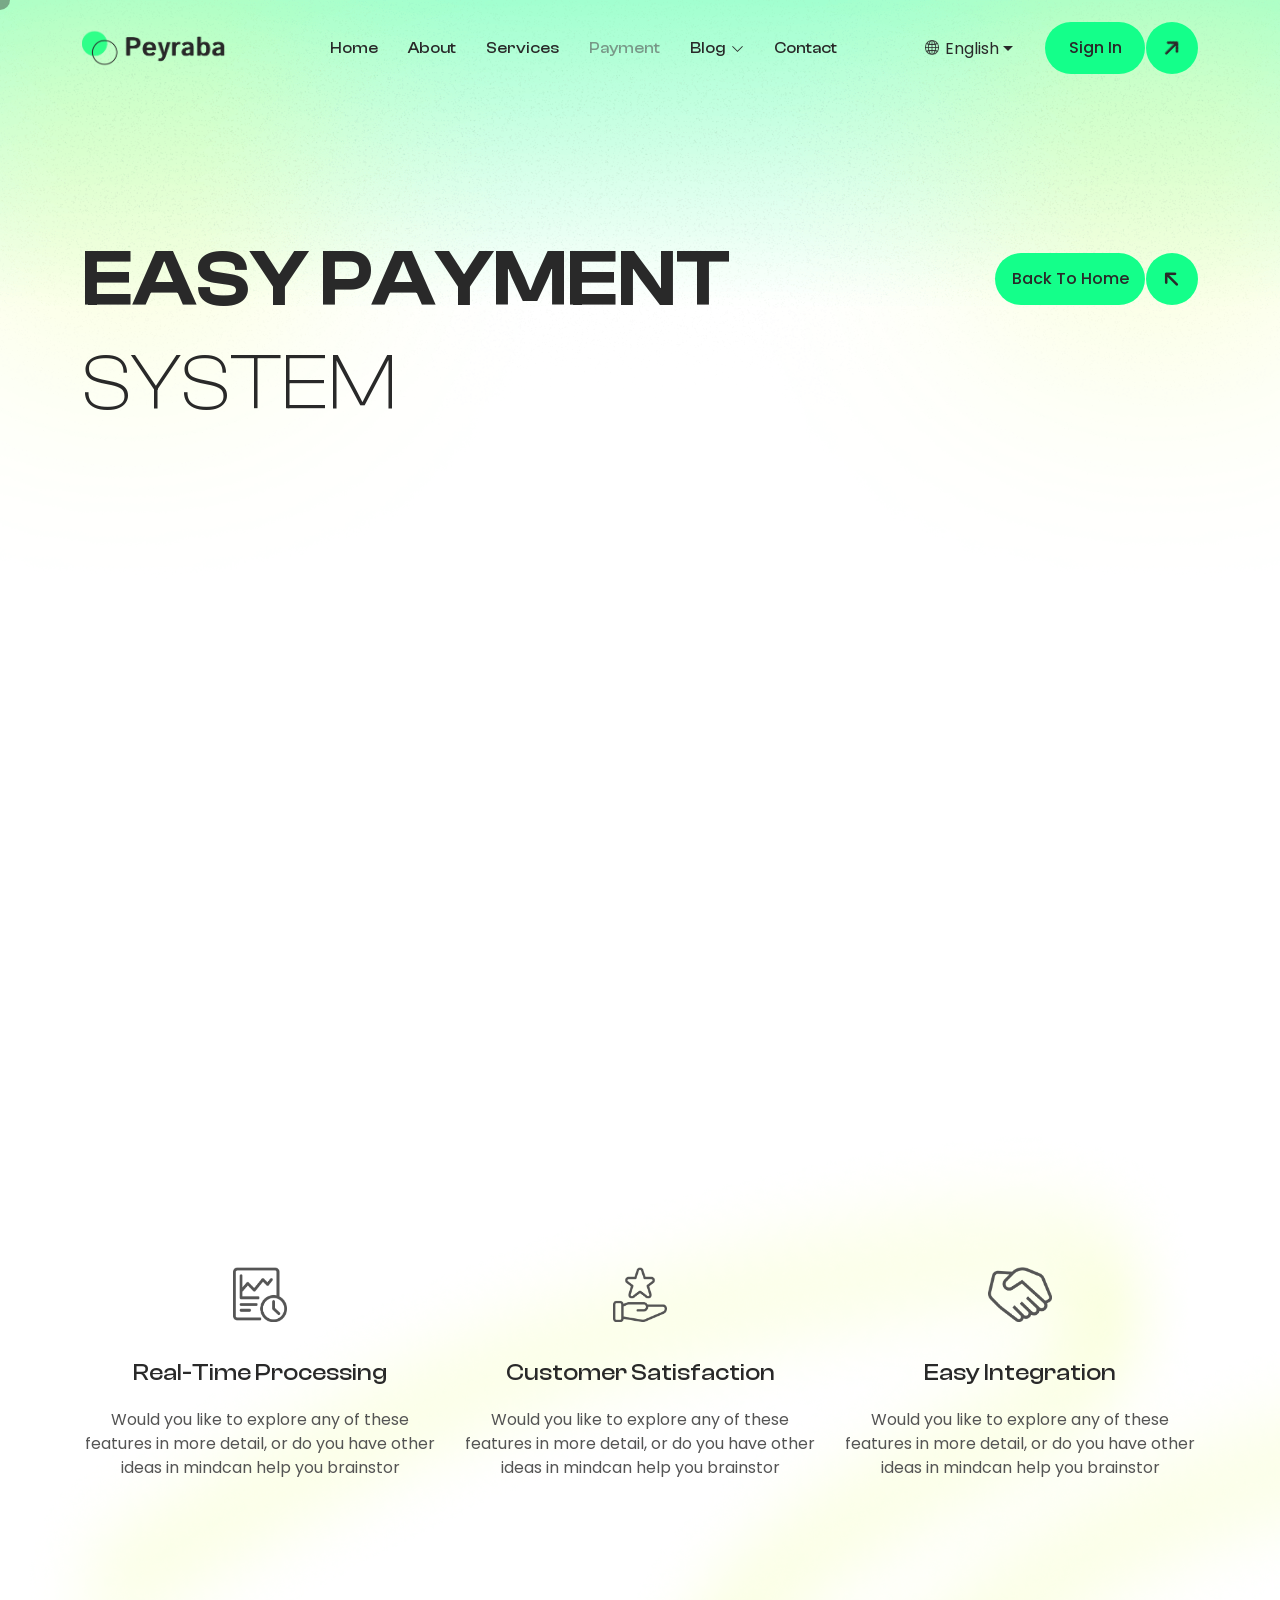
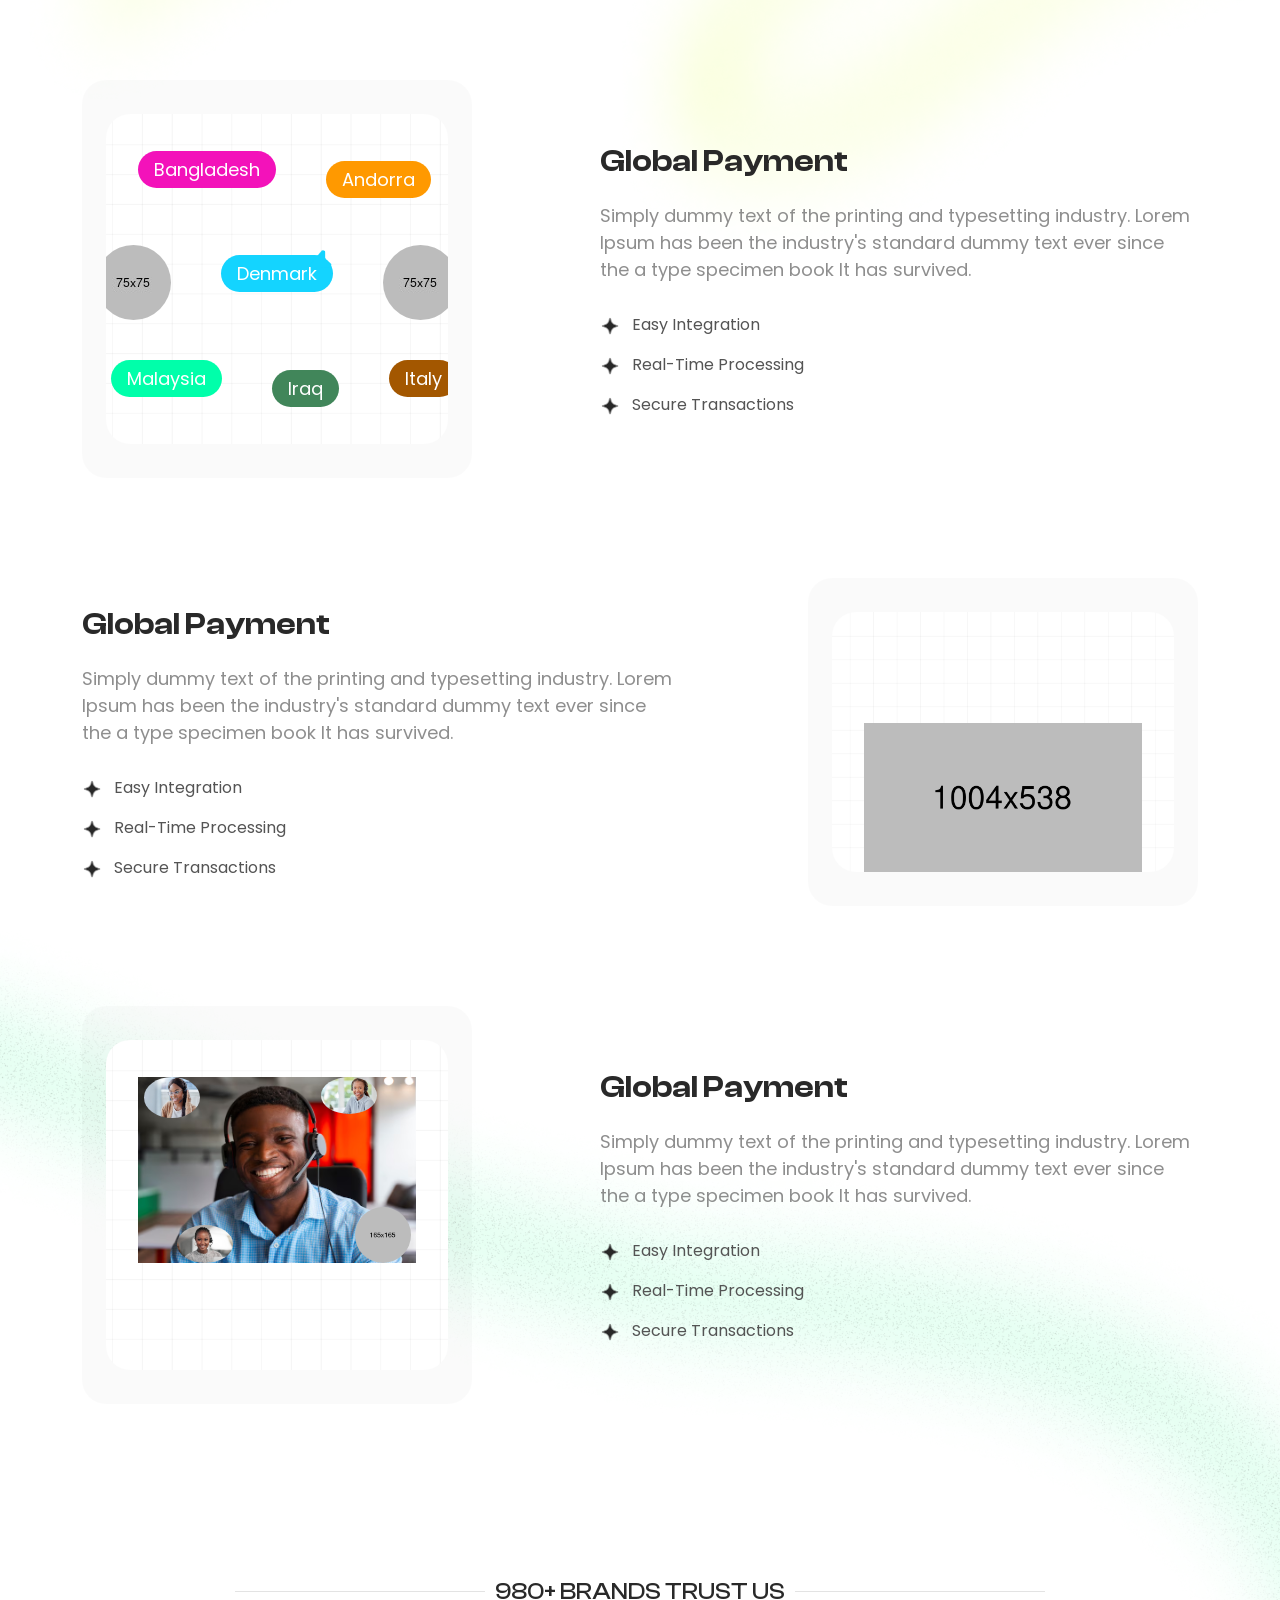
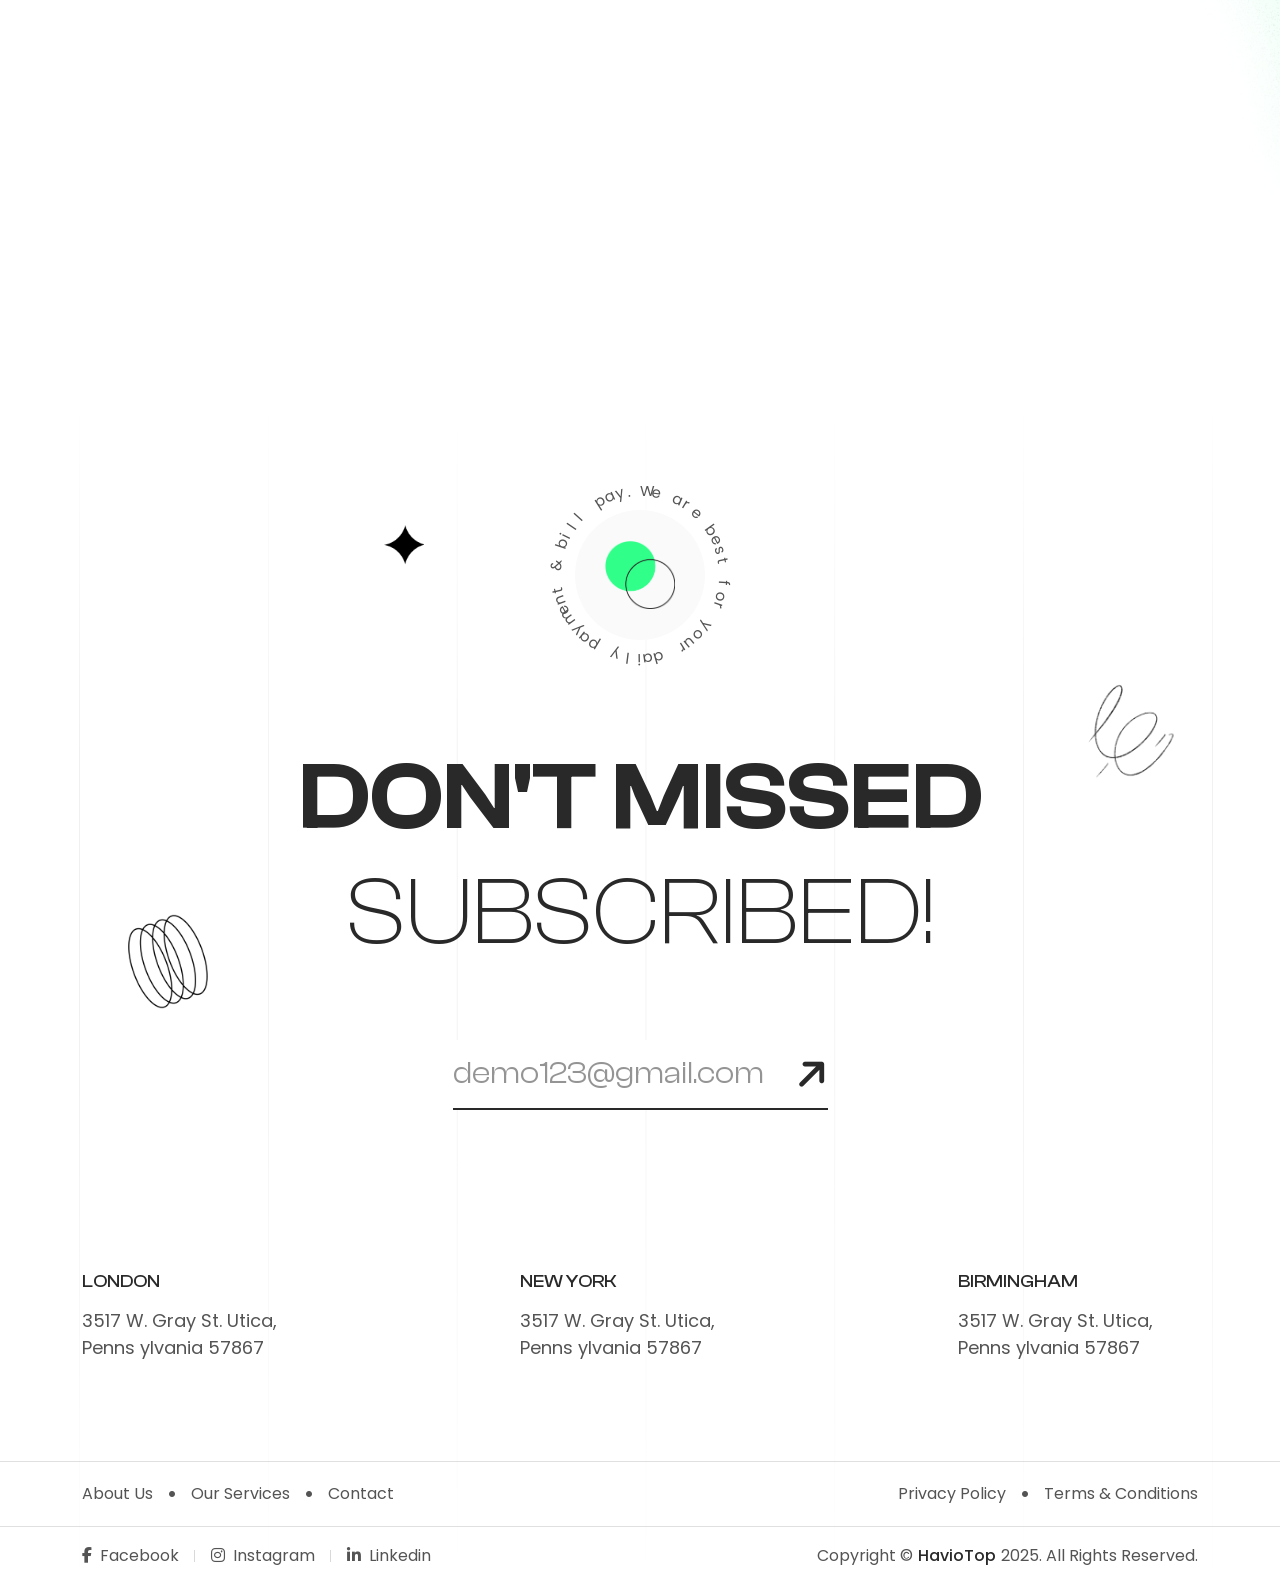
<file: payment.html>
<!-- meta tags and other links -->
<!-- Header -->
<!DOCTYPE html>
<html lang="en">

<head>
    <meta charset="UTF-8">
    <meta http-equiv="X-UA-Compatible" content="IE=edge">
    <meta name="viewport" content="width=device-width, initial-scale=1.0">
    <!-- Title -->
    <title>HavioTop - Online Recharge & Payment Platform.</title>
    <!-- Favicon -->
    <link rel="shortcut icon" href="assets/images/logo/favicon.png">
    <!-- Bootstrap -->
    <link rel="stylesheet" href="assets/css/bootstrap.min.css">
    <!-- Fontasosome -->
    <link rel="stylesheet" href="assets/css/fontasosome.min.css">
    <!-- Fonts -->
    <link rel="stylesheet" href="assets/css/clash-display.css">
    <!-- Nice Select -->
    <link rel="stylesheet" href="assets/css/nice-select.css">
    <!-- AOS -->
    <link rel="stylesheet" href="assets/css/aos.css">
    <!-- Owl Carousel -->
    <link rel="stylesheet" href="assets/css/owl.carousel.min.css">
    <!-- Slick -->
    <link rel="stylesheet" href="assets/css/slick.css">
    <!-- line awesome -->
    <link rel="stylesheet" href="assets/css/line-awesome.min.css">
    <!-- Main css -->
    <link rel="stylesheet" href="assets/css/main.css">
</head>

<body>
    <!--==================== Preloader Start ====================-->
    <div class="preloader">
        <div class="animation-container">
            <div class="lightning-container">
                <div class="lightning white"></div>
                <div class="lightning red"></div>
            </div>
            <div class="boom-container">
                <div class="shape circle big white"></div>
                <div class="shape circle white"></div>
                <div class="shape triangle big yellow"></div>
                <div class="shape disc white"></div>
                <div class="shape triangle blue"></div>
            </div>
            <div class="boom-container second">
                <div class="shape circle big white"></div>
                <div class="shape circle white"></div>
                <div class="shape disc white"></div>
                <div class="shape triangle blue"></div>
            </div>
        </div>
    </div>
    <!--==================== Preloader End ====================-->
    <!--==================== Overlay Start ====================-->
    <div class="body-overlay"></div>
    <!--==================== Overlay End ====================-->

    <!--==================== Sidebar Overlay End ====================-->
    <div class="sidebar-overlay"></div>
    <!--==================== Sidebar Overlay End ====================-->

    <!-- ==================== Scroll to Top End Here ==================== -->
    <a class="scroll-top"><i class="fas fa-angle-double-up"></i></a>
    <!-- ==================== Scroll to Top End Here ==================== -->


    <!-- ==================== Cursor Start Here ==================== -->
    <div class="cursor"></div>
    <!-- ==================== Cursor End Here ==================== -->
    <!-- ==================== Header Start Here ==================== -->
    <header class="header" id="header">
        <div class="container">
            <nav class="navbar navbar-expand-lg navbar-light">
                <a class="navbar-brand logo" href="index.html"><img src="assets/images/logo/logo.png" alt="img"></a>
                <button class="navbar-toggler header-button" type="button" data-bs-toggle="collapse"
                    data-bs-target="#navbarSupportedContent" aria-controls="navbarSupportedContent"
                    aria-expanded="false" aria-label="Toggle navigation">
                    <span id="hiddenNav"><i class="las la-bars"></i></span>
                </button>

                <div class="collapse navbar-collapse" id="navbarSupportedContent">
                    <ul class="navbar-nav nav-menu ms-auto me-auto align-items-lg-center">
                        <li class="nav-item">
                            <a class="nav-link flip-animate" aria-current="page" href="index.html"><span
                                    data-hover="Home">Home</span></a>
                        </li>
                        <li class="nav-item">
                            <a class="nav-link flip-animate" href="about.html"><span data-hover="About">About</span></a>
                        </li>
                        <li class="nav-item">
                            <a class="nav-link flip-animate" href="services.html"><span
                                    data-hover="Services">Services</span></a>
                        </li>
                        <li class="nav-item active">
                            <a class="nav-link flip-animate" href="payment.html"><span
                                    data-hover="Payment">Payment</span></a>
                        </li>
                        <li class="nav-item dropdown">
                            <a class="nav-link" href="index.html" role="button" data-bs-toggle="dropdown"
                                aria-expanded="false"> Blog
                                <span class="nav-item__icon"><i class="las la-angle-down"></i></span></a>
                            <ul class="dropdown-menu">
                                <li class="dropdown-menu__list"><a
                                        class="dropdown-item dropdown-menu__link flip-animate" href="blog.html"><span
                                            data-hover="Blog Single">Blog Single</span></a></li>
                                <li class="dropdown-menu__list"><a
                                        class="dropdown-item dropdown-menu__link flip-animate"
                                        href="blog-details.html"><span data-hover="Blog Details">Blog Details</span></a>
                                </li>
                            </ul>
                        </li>
                        <li class="nav-item">
                            <a class="nav-link flip-animate" href="contact.html"><span
                                    data-hover="Contact">Contact</span></a>
                        </li>
                    </ul>
                    <div class="navbar__widgets">
                        <div class="navbar__widgets__select">
                            <span><img src="assets/images/globe.png" alt="img"></span>
                            <select>
                                <option value="">English</option>
                                <option value="">Bangla</option>
                                <option value="">Arabic</option>
                                <option value="">French</option>
                            </select>
                        </div>
                        <div class="navbar__widgets__btn">
                            <a href="signin.html" class="common__btn"><span>Sign In</span><span><i
                                        class="fa-solid fa-arrow-right"></i></span></a>
                        </div>
                    </div>
                </div>
            </nav>
        </div>
    </header>
    <!-- ==================== Header End Here ==================== -->
    <main class="overflow-hidden">

        <div id="smooth-wrapper">
            <div id="smooth-content">
                <!--========================== Banner Section Start ==========================-->
                <section class="banner__area">
                    <div class="banner__bg"><img src="assets/images/banner-bg.png" alt="img"></div>
                    <div class="container">
                        <div class="row">
                            <div class="col-lg-12">
                                <div class="banner__topbar">
                                    <div class="banner__title">
                                        <h2>Easy Payment <span>System</span></h2>
                                    </div>
                                    <div class="banner__btn">
                                        <a href="index.html" class="common__btn"><span>Back to Home</span><span><i
                                                    class="fa-solid fa-arrow-right"></i></span></a>
                                    </div>
                                </div>
                            </div>
                        </div>
                        <div class="row">
                            <div class="col-lg-12">
                                <div class="banner__thumb">
                                    <video autoplay muted loop>
                                        <source src="assets/images/banner-thumb.mp4" type="video/mp4">
                                    </video>
                                </div>
                            </div>
                        </div>
                    </div>
                </section>
                <!--========================== Banner Section End ==========================-->

                <!--========================== Payment Support Section Start ==========================-->
                <section class="payment__support">
                    <div class="ps__bg"><img src="assets/images/yellow-sp.png" alt="img"></div>
                    <div class="container">
                        <div class="row g-4">
                            <div class="col-lg-4 col-md-6">
                                <div class="payment__support__single">
                                    <img src="assets/images/payment/ps1.png" alt="img">
                                    <h4>Real-Time Processing</h4>
                                    <p>Would you like to explore any of these features in more detail, or do you have
                                        other
                                        ideas in mindcan help you brainstor</p>
                                </div>
                            </div>
                            <div class="col-lg-4 col-md-6">
                                <div class="payment__support__single">
                                    <img src="assets/images/payment/ps2.png" alt="img">
                                    <h4>Customer Satisfaction</h4>
                                    <p>Would you like to explore any of these features in more detail, or do you have
                                        other
                                        ideas in mindcan help you brainstor</p>
                                </div>
                            </div>
                            <div class="col-lg-4 col-md-6">
                                <div class="payment__support__single">
                                    <img src="assets/images/payment/ps3.png" alt="img">
                                    <h4>Easy Integration</h4>
                                    <p>Would you like to explore any of these features in more detail, or do you have
                                        other
                                        ideas in mindcan help you brainstor</p>
                                </div>
                            </div>
                        </div>
                    </div>
                </section>
                <!--========================== Payment Support Section End ==========================-->

                <!--========================== Payment Feature Section Start ==========================-->
                <section class="payment__feature">
                    <div class="fb__bg"><img src="assets/images/green-sp.png" alt="img"></div>
                    <div class="container">
                        <div class="payment__feature__single">
                            <div class="row g-5">
                                <div class="col-lg-5 col-md-5">
                                    <div class="payment__feature__left">
                                        <div class="feature__main__thumb">
                                            <div class="feature__main__thumb__sp">
                                                <span>Bangladesh</span>
                                                <span>Andorra</span>
                                                <span>Germany</span>
                                                <span>Bahrain</span>
                                                <span>Canada</span>
                                                <span>Finland</span>
                                                <span>Belarus</span>
                                                <span>Egypt</span>
                                                <span>Hungary</span>
                                                <span>Iceland</span>
                                            </div>

                                            <div class="feature__main__thumb__sp three">
                                                <img class="fp__one" src="assets/images/feature/fp-1.jpg" alt="img">
                                                <span class="color__bl">Denmark</span>
                                                <img class="fp__two" src="assets/images/feature/fp-2.jpg" alt="img">
                                                <img class="mouse__cursor" src="assets/images/feature/cursor.png"
                                                    alt="img">
                                            </div>

                                            <div class="feature__main__thumb__sp two">
                                                <span>Seychelles</span>
                                                <span>New Zealand</span>
                                                <span>Malaysia</span>
                                                <span>Iraq</span>
                                                <span>Italy</span>
                                                <span>Jordan</span>
                                                <span>Kenya</span>
                                                <span>Kuwait</span>
                                                <span>Latvia</span>
                                                <span>Norway</span>
                                            </div>
                                        </div>
                                    </div>
                                </div>
                                <div class="col-lg-7 col-md-7">
                                    <div class="payment__feature__right">
                                        <h4>Global payment</h4>
                                        <p>Simply dummy text of the printing and typesetting industry. Lorem Ipsum has
                                            been
                                            the
                                            industry's standard dummy text ever since the a type specimen book It has
                                            survived.
                                        </p>
                                        <ul>
                                            <li><img src="assets/images/payment/star.png" alt="img">Easy Integration
                                            </li>
                                            <li><img src="assets/images/payment/star.png" alt="img">Real-Time Processing
                                            </li>
                                            <li><img src="assets/images/payment/star.png" alt="img">Secure Transactions
                                            </li>
                                        </ul>
                                    </div>
                                </div>
                            </div>
                        </div>
                        <div class="payment__feature__single">
                            <div class="row g-5">
                                <div class="col-lg-7 col-md-7">
                                    <div class="payment__feature__right">
                                        <h4>Global payment</h4>
                                        <p>Simply dummy text of the printing and typesetting industry. Lorem Ipsum has
                                            been
                                            the
                                            industry's standard dummy text ever since the a type specimen book It has
                                            survived.
                                        </p>
                                        <ul>
                                            <li><img src="assets/images/payment/star.png" alt="img">Easy Integration
                                            </li>
                                            <li><img src="assets/images/payment/star.png" alt="img">Real-Time Processing
                                            </li>
                                            <li><img src="assets/images/payment/star.png" alt="img">Secure Transactions
                                            </li>
                                        </ul>
                                    </div>
                                </div>
                                <div class="col-lg-5 col-md-5">
                                    <div class="payment__feature__left">
                                        <div class="feature__main__thumb thumb-two pb-0">
                                            <div class="feature__main__thumb__inner">
                                                <img src="assets/images/feature/feature-dash.png" alt="img">
                                            </div>
                                        </div>
                                    </div>
                                </div>
                            </div>
                        </div>
                        <div class="payment__feature__single">
                            <div class="row g-5">
                                <div class="col-lg-5 col-md-5">
                                    <div class="payment__feature__left">
                                        <div class="feature__main__thumb">
                                            <div class="feature__img__wrap">
                                                <span><img src="assets/images/feature/fs-1.png" alt="img"></span>
                                                <span><img src="assets/images/feature/fs-2.png" alt="img"></span>
                                                <span><img src="assets/images/feature/fs-3.png" alt="img"></span>
                                                <span><img src="assets/images/feature/fs-4.png" alt="img"></span>
                                                <span><img src="assets/images/feature/fs-5.png" alt="img"></span>
                                            </div>
                                        </div>
                                    </div>
                                </div>
                                <div class="col-lg-7 col-md-7">
                                    <div class="payment__feature__right">
                                        <h4>Global payment</h4>
                                        <p>Simply dummy text of the printing and typesetting industry. Lorem Ipsum has
                                            been
                                            the
                                            industry's standard dummy text ever since the a type specimen book It has
                                            survived.
                                        </p>
                                        <ul>
                                            <li><img src="assets/images/payment/star.png" alt="img">Easy Integration
                                            </li>
                                            <li><img src="assets/images/payment/star.png" alt="img">Real-Time Processing
                                            </li>
                                            <li><img src="assets/images/payment/star.png" alt="img">Secure Transactions
                                            </li>
                                        </ul>
                                    </div>
                                </div>
                            </div>
                        </div>
                    </div>
                </section>
                <!--========================== Payment Feature Section End ==========================-->

                <!--========================== Brand Section Start ==========================-->
                <section class="brand__area">
                    <div class="container">
                        <div class="row">
                            <div class="col-lg-12">
                                <div class="brand__title">
                                    <span class="brand__line"></span>
                                    <h2><span class="counter">2000</span>+ Brands trust us</h2>
                                    <span class="brand__line"></span>
                                </div>
                            </div>
                        </div>
                        <div class="row">
                            <div class="col-lg-12">
                                <div class="brand__main">
                                    <div class="brand__main__single" data-aos="zoom-in-up" data-aos-delay="300"
                                        data-aos-duration="1200">
                                        <img src="assets/images/brand/b1.png" alt="img">
                                    </div>
                                    <div class="brand__main__single" data-aos="zoom-in-up" data-aos-delay="350"
                                        data-aos-duration="1200">
                                        <img src="assets/images/brand/b2.png" alt="img">
                                    </div>
                                    <div class="brand__main__single" data-aos="zoom-in-up" data-aos-delay="300"
                                        data-aos-duration="1200">
                                        <img src="assets/images/brand/b3.png" alt="img">
                                    </div>
                                    <div class="brand__main__single" data-aos="zoom-in-up" data-aos-delay="350"
                                        data-aos-duration="1200">
                                        <img src="assets/images/brand/b4.png" alt="img">
                                    </div>
                                    <div class="brand__main__single" data-aos="zoom-in-up" data-aos-delay="300"
                                        data-aos-duration="1200">
                                        <img src="assets/images/brand/b5.png" alt="img">
                                    </div>
                                    <div class="brand__main__single" data-aos="zoom-in-up" data-aos-delay="300"
                                        data-aos-duration="1200">
                                        <img src="assets/images/brand/b6.png" alt="img">
                                    </div>
                                    <div class="brand__main__single" data-aos="zoom-in-up" data-aos-delay="350"
                                        data-aos-duration="1200">
                                        <img src="assets/images/brand/b7.png" alt="img">
                                    </div>
                                    <div class="brand__main__single" data-aos="zoom-in-up" data-aos-delay="300"
                                        data-aos-duration="1200">
                                        <img src="assets/images/brand/b8.png" alt="img">
                                    </div>
                                    <div class="brand__main__single" data-aos="zoom-in-up" data-aos-delay="350"
                                        data-aos-duration="1200">
                                        <img src="assets/images/brand/b9.png" alt="img">
                                    </div>
                                    <div class="brand__main__single" data-aos="zoom-in-up" data-aos-delay="300"
                                        data-aos-duration="1200">
                                        <img src="assets/images/brand/b10.png" alt="img">
                                    </div>
                                    <div class="brand__main__single" data-aos="zoom-in-up" data-aos-delay="300"
                                        data-aos-duration="1200">
                                        <img src="assets/images/brand/b11.png" alt="img">
                                    </div>
                                    <div class="brand__main__single" data-aos="zoom-in-up" data-aos-delay="350"
                                        data-aos-duration="1200">
                                        <img src="assets/images/brand/b12.png" alt="img">
                                    </div>
                                    <div class="brand__main__single" data-aos="zoom-in-up" data-aos-delay="300"
                                        data-aos-duration="1200">
                                        <img src="assets/images/brand/b13.png" alt="img">
                                    </div>
                                    <div class="brand__main__single" data-aos="zoom-in-up" data-aos-delay="350"
                                        data-aos-duration="1200">
                                        <img src="assets/images/brand/b14.png" alt="img">
                                    </div>
                                </div>
                            </div>
                        </div>
                    </div>
                </section>
                <!--========================== Brand Section End ==========================-->
                <!-- ==================== Footer Start Here ==================== -->
                <footer class="footer__area">
                    <div class="footer__sp1"><img src="assets/images/wave-sp.png" alt="img"></div>
                    <div class="footer__sp2"><img src="assets/images/footer/fs-2.png" alt="img"></div>
                    <div class="footer__sp3"><img src="assets/images/footer/star.png" alt="img"></div>
                    <div class="container">
                        <div class="row">
                            <div class="col-lg-12">
                                <div class="footer__subs">
                                    <div class="footer__subs__label">
                                        <div class="footer__subs__shr">
                                            <img src="assets/images/logo/icon-dark.png" alt="img">
                                            <div class="footer__circle__text">
                                                <p>We are best for your daily payment & bill pay.</p>
                                            </div>
                                        </div>
                                    </div>
                                    <div class="footer__subs__title">
                                        <h2>Don't Missed<span>Subscribed!</span></h2>
                                    </div>
                                    <form action="/">
                                        <div class="footer__subs__form">
                                            <input type="email" placeholder="demo123@gmail.com">
                                            <button type="submit"><i class="fa-solid fa-arrow-right"></i></button>
                                        </div>
                                    </form>
                                </div>
                            </div>
                        </div>
                        <div class="row g-4">
                            <div class="col-lg-4 col-md-4 col-sm-6">
                                <div class="footer__address">
                                    <h4>London</h4>
                                    <p>3517 W. Gray St. Utica, Penns ylvania 57867</p>
                                </div>
                            </div>
                            <div class="col-lg-4 col-md-4 col-sm-6 d-flex justify-content-center">
                                <div class="footer__address">
                                    <h4>New York</h4>
                                    <p>3517 W. Gray St. Utica, Penns ylvania 57867</p>
                                </div>
                            </div>
                            <div class="col-lg-4 col-md-4 col-sm-6 d-flex justify-content-end">
                                <div class="footer__address">
                                    <h4>Birmingham</h4>
                                    <p>3517 W. Gray St. Utica, Penns ylvania 57867</p>
                                </div>
                            </div>
                        </div>
                    </div>
                    <div class="footer__menu">
                        <div class="container">
                            <div class="row">
                                <div class="col-lg-12">
                                    <div class="footer__menu__wrap">
                                        <div class="footer__menu__wrap__item">
                                            <ul>
                                                <li><a href="about.html">About Us</a></li>
                                                <li><span><i class="fa-solid fa-circle"></i></span></li>
                                                <li><a href="services.html">Our services</a></li>
                                                <li><span><i class="fa-solid fa-circle"></i></span></li>
                                                <li><a href="contact.html">Contact</a></li>
                                            </ul>
                                        </div>
                                        <div class="footer__menu__wrap__item">
                                            <ul>
                                                <li><a href="privacy-policy.html">Privacy policy</a></li>
                                                <li><span><i class="fa-solid fa-circle"></i></span></li>
                                                <li><a href="terms-of-Service.html">Terms & conditions</a></li>
                                            </ul>
                                        </div>
                                    </div>
                                </div>
                            </div>
                        </div>
                    </div>
                    <div class="footer__bottombar">
                        <div class="container">
                            <div class="row">
                                <div class="col-lg-12">
                                    <div class="footer__bottombar__wrap">
                                        <div class="footer__social">
                                            <ul>
                                                <li><a href="https://www.facebook.com"><i
                                                            class="fa-brands fa-facebook-f"></i>Facebook</a></li>
                                                <li><a href="https://www.instagram.com"><i
                                                            class="fa-brands fa-instagram"></i>Instagram</a></li>
                                                <li><a href="https://www.linkedin.com"><i
                                                            class="fa-brands fa-linkedin-in"></i>Linkedin</a></li>
                                            </ul>
                                        </div>
                                        <div class="footer__copy">
                                            <span>Copyright © <a href="index.html">HavioTop</a> 2025. All rights
                                                reserved.</span>
                                        </div>
                                    </div>
                                </div>
                            </div>
                        </div>
                    </div>
                </footer>
                <!-- ==================== Footer End Here ==================== -->
            </div>
        </div>

    </main>
    <!-- Jquery js -->
    <script src="assets/js/jquery-3.7.1.min.js"></script>
    <!-- Bootstrap Bundle Js -->
    <script src="assets/js/boostrap.bundle.min.js"></script>
    <!-- GSAP js -->
    <script src="assets/js/gsap.min.js"></script>
    <!-- ScrollTrigger js -->
    <script src="assets/js/ScrollTrigger.min.js"></script>
    <!-- ScrollToPlugin js -->
    <script src="assets/js/ScrollToPlugin.min.js"></script>
    <!-- Slick js -->
    <script src="assets/js/slick.min.js"></script>
    <!-- AOS js -->
    <script src="assets/js/aos.js"></script>
    <!-- Owl Carousel js -->
    <script src="assets/js/owl.carousel.min.js"></script>
    <!-- Nice Select js -->
    <script src="assets/js/jquery.nice-select.min.js"></script>
    <!-- Waypoint js -->
    <script src="assets/js/waypoints.min.js"></script>
    <!-- Counter js -->
    <script src="assets/js/counter.min.js"></script>

    <!-- main js -->
    <script src="assets/js/main.js"></script>
</body>

</html>
</file>
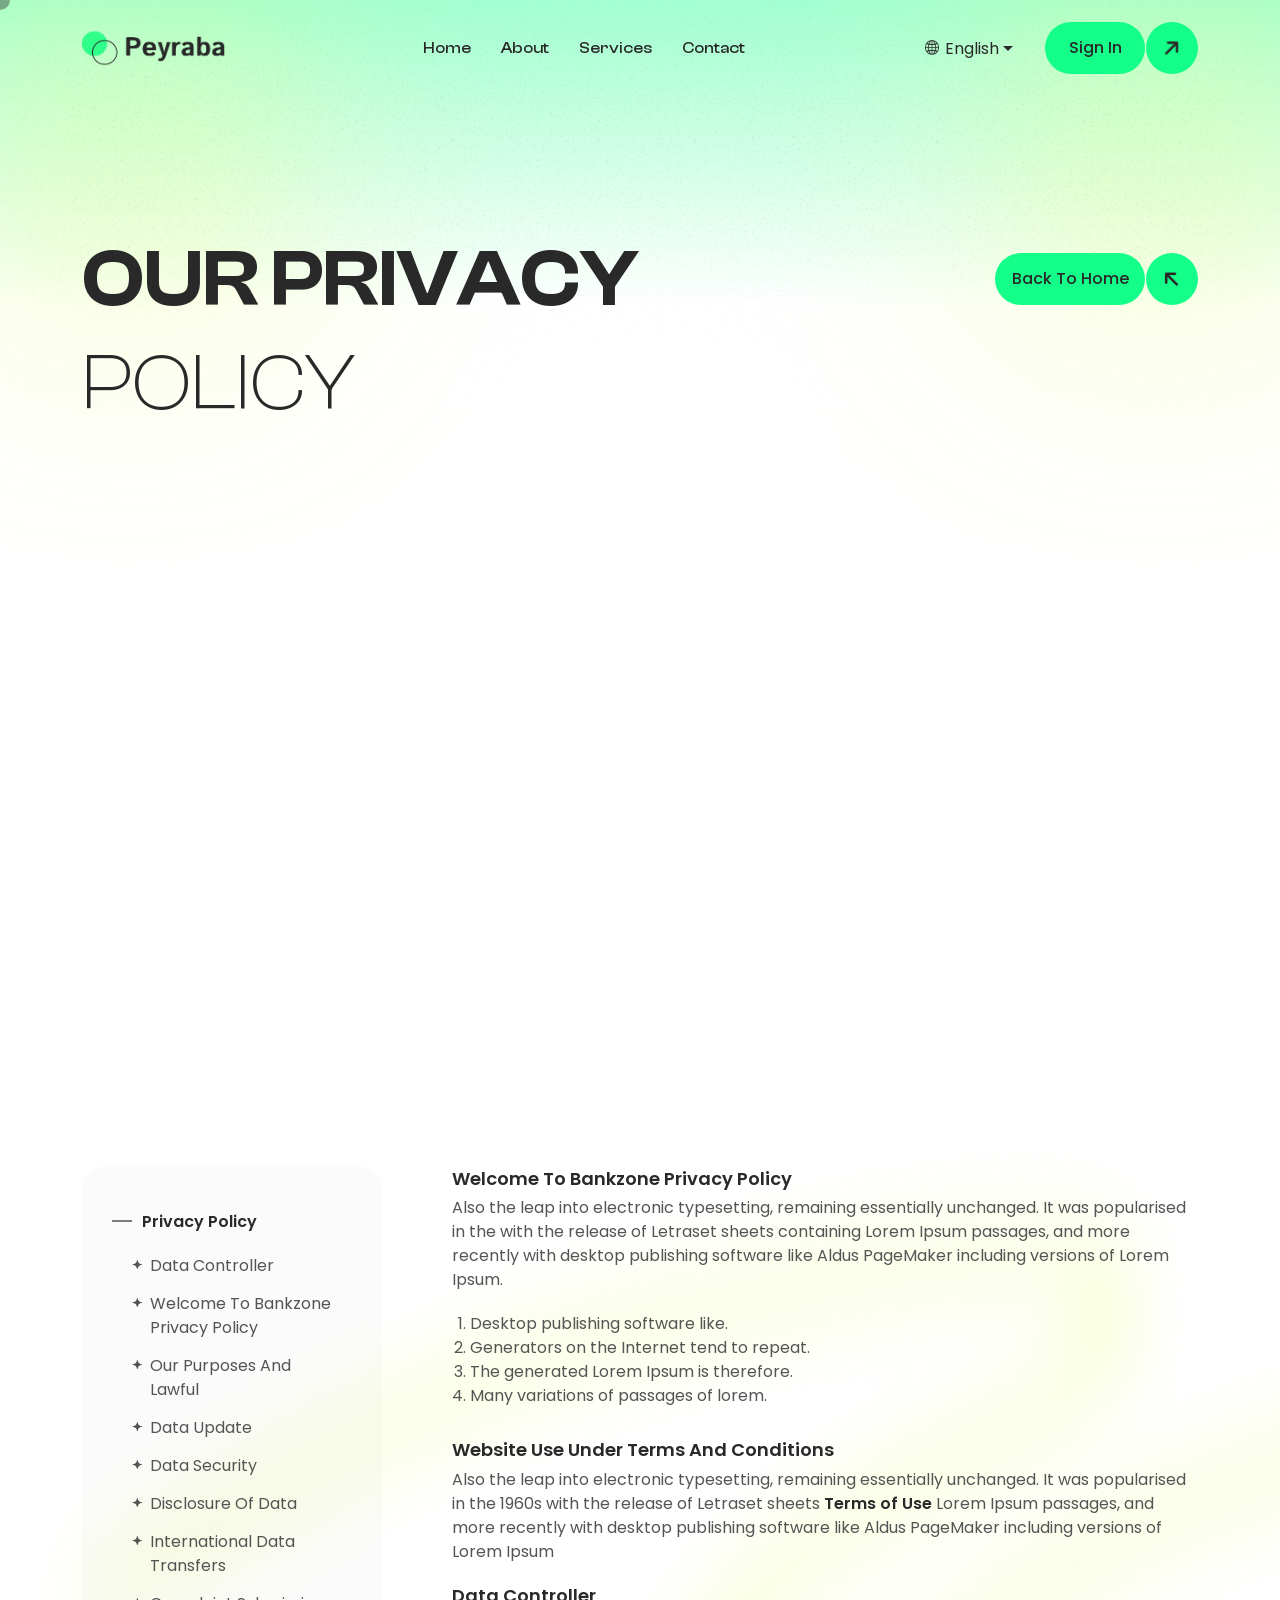
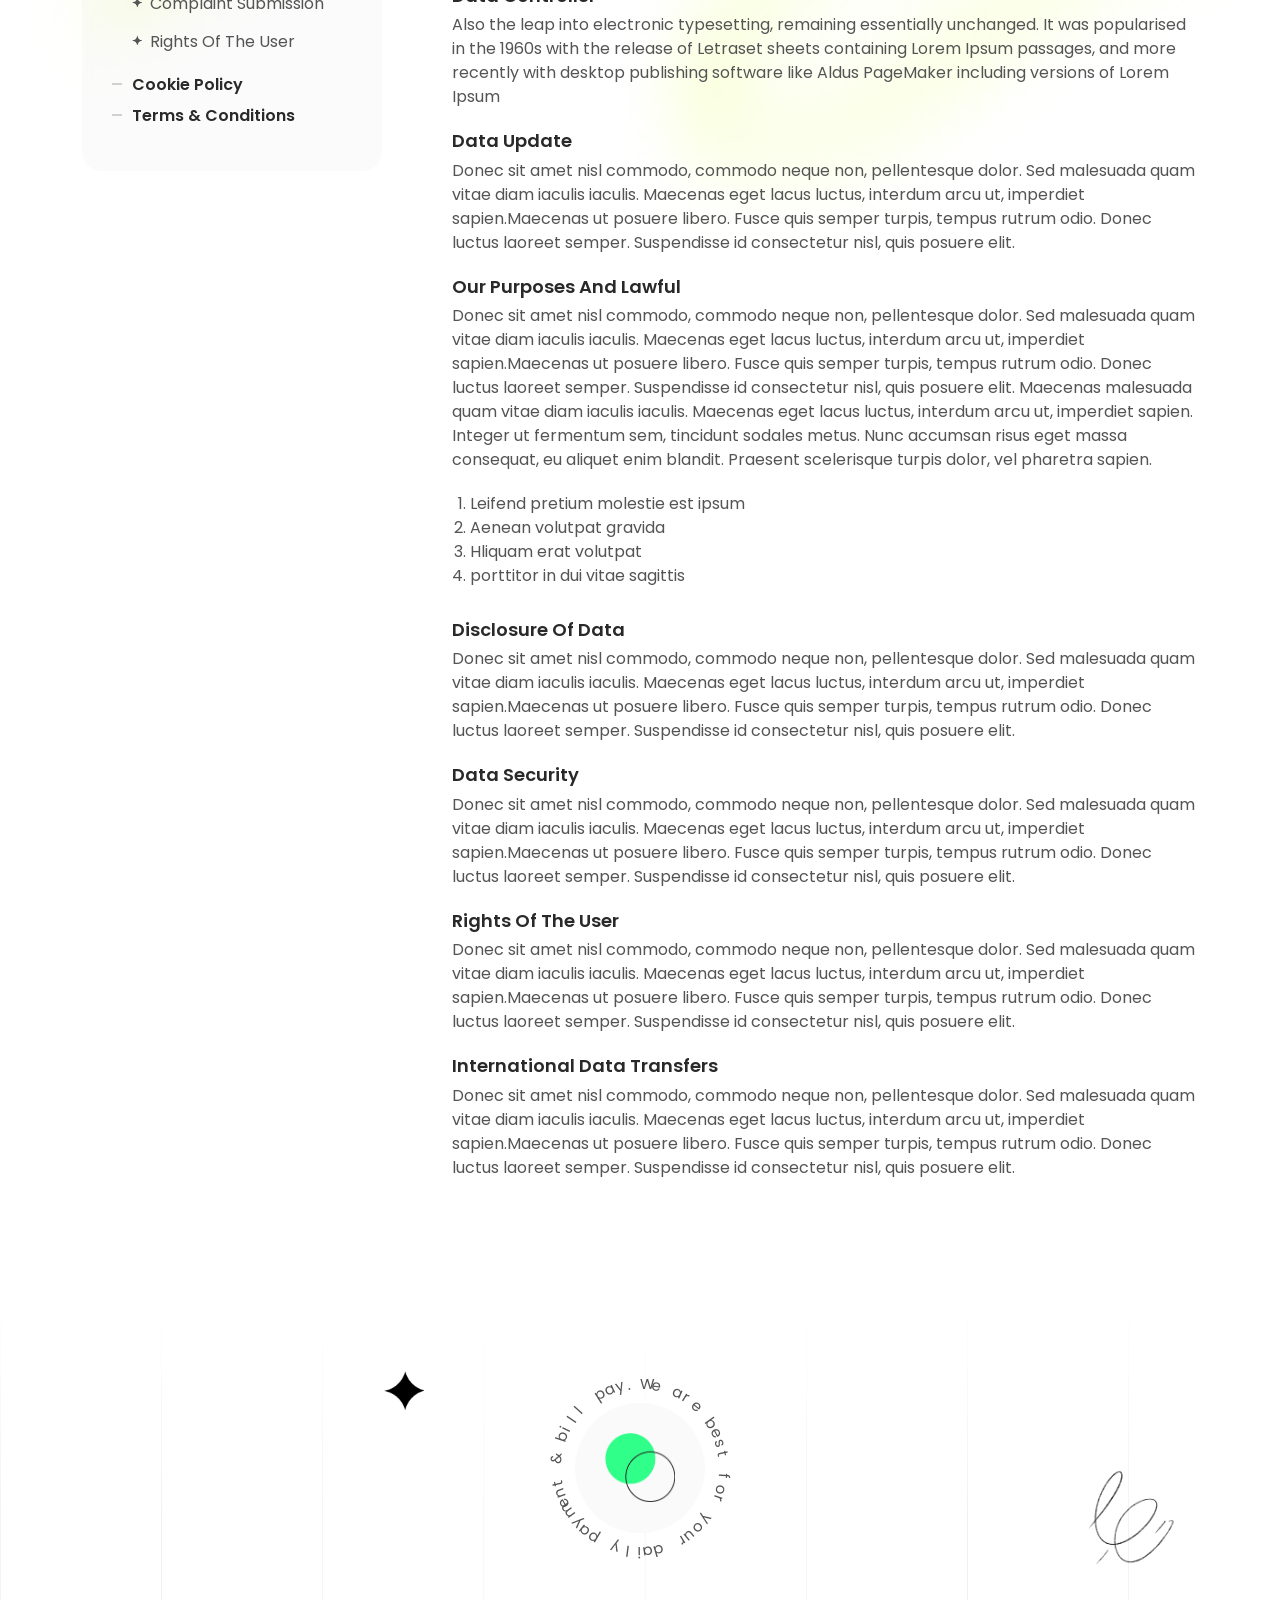
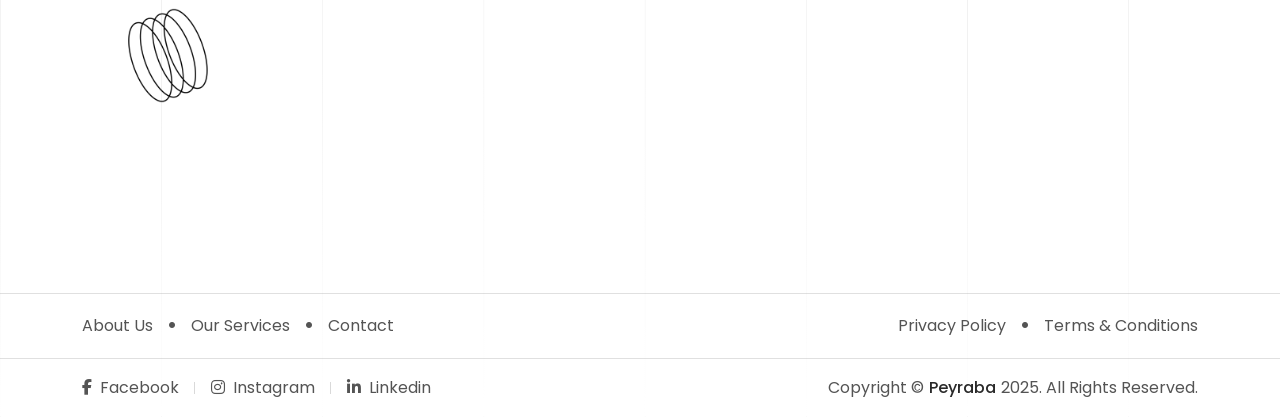
<file: privacy-policy.html>
<!-- meta tags and other links -->
<!-- Header -->
<!DOCTYPE html>
<html lang="en">

<head>
    <meta charset="UTF-8">
    <meta http-equiv="X-UA-Compatible" content="IE=edge">
    <meta name="viewport" content="width=device-width, initial-scale=1.0">
    <!-- Title -->
    <title>Peyraba - Online Recharge & Payment Platform.</title>
    <!-- Favicon -->
    <link rel="shortcut icon" href="assets/images/logo/favicon.png">
    <!-- Bootstrap -->
    <link rel="stylesheet" href="assets/css/bootstrap.min.css">
    <!-- Fontasosome -->
    <link rel="stylesheet" href="assets/css/fontasosome.min.css">
    <!-- Fonts -->
    <link rel="stylesheet" href="assets/css/clash-display.css">
    <!-- Nice Select -->
    <link rel="stylesheet" href="assets/css/nice-select.css">
    <!-- AOS -->
    <link rel="stylesheet" href="assets/css/aos.css">
    <!-- Owl Carousel -->
    <link rel="stylesheet" href="assets/css/owl.carousel.min.css">
    <!-- Slick -->
    <link rel="stylesheet" href="assets/css/slick.css">
    <!-- line awesome -->
    <link rel="stylesheet" href="assets/css/line-awesome.min.css">
    <!-- Main css -->
    <link rel="stylesheet" href="assets/css/main.css">
</head>

<body>
    <!--==================== Preloader Start ====================-->
    <div class="preloader">
        <div class="animation-container">
            <div class="lightning-container">
                <div class="lightning white"></div>
                <div class="lightning red"></div>
            </div>
            <div class="boom-container">
                <div class="shape circle big white"></div>
                <div class="shape circle white"></div>
                <div class="shape triangle big yellow"></div>
                <div class="shape disc white"></div>
                <div class="shape triangle blue"></div>
            </div>
            <div class="boom-container second">
                <div class="shape circle big white"></div>
                <div class="shape circle white"></div>
                <div class="shape disc white"></div>
                <div class="shape triangle blue"></div>
            </div>
        </div>
    </div>
    <!--==================== Preloader End ====================-->
    <!--==================== Overlay Start ====================-->
    <div class="body-overlay"></div>
    <!--==================== Overlay End ====================-->

    <!--==================== Sidebar Overlay End ====================-->
    <div class="sidebar-overlay"></div>
    <!--==================== Sidebar Overlay End ====================-->

    <!-- ==================== Scroll to Top End Here ==================== -->
    <a class="scroll-top"><i class="fas fa-angle-double-up"></i></a>
    <!-- ==================== Scroll to Top End Here ==================== -->


    <!-- ==================== Cursor Start Here ==================== -->
    <div class="cursor"></div>
    <!-- ==================== Cursor End Here ==================== -->
    <!-- ==================== Header Start Here ==================== -->
    <header class="header" id="header">
        <div class="container">
            <nav class="navbar navbar-expand-lg navbar-light">
                <a class="navbar-brand logo" href="index.html"><img src="assets/images/logo/logo.png" alt="img"></a>
                <button class="navbar-toggler header-button" type="button" data-bs-toggle="collapse"
                    data-bs-target="#navbarSupportedContent" aria-controls="navbarSupportedContent"
                    aria-expanded="false" aria-label="Toggle navigation">
                    <span id="hiddenNav"><i class="las la-bars"></i></span>
                </button>

                <div class="collapse navbar-collapse" id="navbarSupportedContent">
                    <ul class="navbar-nav nav-menu ms-auto me-auto align-items-lg-center">
                        <li class="nav-item">
                            <a class="nav-link flip-animate" aria-current="page" href="index.html"><span
                                    data-hover="Home">Home</span></a>
                        </li>
                        <li class="nav-item">
                            <a class="nav-link flip-animate" href="about.html"><span data-hover="About">About</span></a>
                        </li>
                        <li class="nav-item">
                            <a class="nav-link flip-animate" href="services.html"><span
                                    data-hover="Services">Services</span></a>
                        </li>


                        <li class="nav-item">
                            <a class="nav-link flip-animate" href="contact.html"><span
                                    data-hover="Contact">Contact</span></a>
                        </li>
                    </ul>
                    <div class="navbar__widgets">
                        <div class="navbar__widgets__select">
                            <span><img src="assets/images/globe.png" alt="img"></span>
                            <select>
                                <option value="">English</option>
                                <option value="">Bangla</option>
                                <option value="">Arabic</option>
                                <option value="">French</option>
                            </select>
                        </div>
                        <div class="navbar__widgets__btn">
                            <a href="signin.html" class="common__btn"><span>Sign In</span><span><i
                                        class="fa-solid fa-arrow-right"></i></span></a>
                        </div>
                    </div>
                </div>
            </nav>
        </div>
    </header>
    <!-- ==================== Header End Here ==================== -->
    <main class="overflow-hidden">

        <div id="smooth-wrapper">
            <div id="smooth-content">
                <!--========================== Banner Section Start ==========================-->
                <section class="banner__area">
                    <div class="banner__bg"><img src="assets/images/banner-bg.png" alt="img"></div>
                    <div class="container">
                        <div class="row">
                            <div class="col-lg-12">
                                <div class="banner__topbar">
                                    <div class="banner__title">
                                        <h2>Our Privacy <span>Policy</span></h2>
                                    </div>
                                    <div class="banner__btn">
                                        <a href="index.html" class="common__btn"><span>Back to Home</span><span><i
                                                    class="fa-solid fa-arrow-right"></i></span></a>
                                    </div>
                                </div>
                            </div>
                        </div>
                        <div class="row">
                            <div class="col-lg-12">
                                <div class="banner__thumb">
                                    <video autoplay muted loop>
                                        <source src="assets/images/banner-thumb.mp4" type="video/mp4">
                                    </video>
                                </div>
                            </div>
                        </div>
                    </div>
                </section>
                <!--========================== Banner Section End ==========================-->

                <!--========================== Privacy Section Start ==========================-->
                <section class="privacy__area">
                    <div class="privacy__bg"><img src="assets/images/yellow-sp.png" alt="img"></div>
                    <div class="container">
                        <div class="row">
                            <div class="col-lg-12">
                                <div class="privacy__wrap">
                                    <div class="privacy__wrap__sidebar">
                                        <div class="accordion" id="accordionExample">
                                            <div class="accordion-item">
                                                <h2 class="accordion-header">
                                                    <button class="accordion-button" type="button"
                                                        data-bs-toggle="collapse" data-bs-target="#collapseOne"
                                                        aria-expanded="true" aria-controls="collapseOne">
                                                        <span></span>
                                                        Privacy Policy
                                                    </button>
                                                </h2>
                                                <div id="collapseOne" class="accordion-collapse collapse show"
                                                    data-bs-parent="#accordionExample">
                                                    <div class="accordion-body">
                                                        <ul>
                                                            <li><a href="privacy-policy.html"><img
                                                                        src="assets/images/star.png" alt="img">Data
                                                                    controller</a></li>
                                                            <li><a href="privacy-policy.html"><img
                                                                        src="assets/images/star.png" alt="img">Welcome
                                                                    to
                                                                    Bankzone Privacy Policy</a>
                                                            </li>
                                                            <li><a href="privacy-policy.html"><img
                                                                        src="assets/images/star.png" alt="img">Our
                                                                    purposes and lawful</a></li>
                                                            <li><a href="privacy-policy.html"><img
                                                                        src="assets/images/star.png" alt="img">Data
                                                                    update</a></li>
                                                            <li><a href="privacy-policy.html"><img
                                                                        src="assets/images/star.png" alt="img">Data
                                                                    Security</a></li>
                                                            <li><a href="privacy-policy.html"><img
                                                                        src="assets/images/star.png"
                                                                        alt="img">Disclosure of
                                                                    Data</a></li>
                                                            <li><a href="privacy-policy.html"><img
                                                                        src="assets/images/star.png"
                                                                        alt="img">International
                                                                    Data Transfers</a></li>
                                                            <li><a href="privacy-policy.html"><img
                                                                        src="assets/images/star.png" alt="img">Complaint
                                                                    Submission</a></li>
                                                            <li><a href="privacy-policy.html"><img
                                                                        src="assets/images/star.png" alt="img">Rights of
                                                                    the
                                                                    User</a></li>
                                                        </ul>
                                                    </div>
                                                </div>
                                            </div>
                                            <div class="accordion-item">
                                                <h2 class="accordion-header">
                                                    <button class="accordion-button collapsed" type="button"
                                                        data-bs-toggle="collapse" data-bs-target="#collapseTwo"
                                                        aria-expanded="false" aria-controls="collapseTwo">
                                                        <span></span>
                                                        Cookie Policy
                                                    </button>
                                                </h2>
                                                <div id="collapseTwo" class="accordion-collapse collapse"
                                                    data-bs-parent="#accordionExample">
                                                    <div class="accordion-body">
                                                        <ul>
                                                            <li><a href="privacy-policy.html"><img
                                                                        src="assets/images/star.png" alt="img">Data
                                                                    controller</a></li>
                                                            <li><a href="privacy-policy.html"><img
                                                                        src="assets/images/star.png" alt="img">Welcome
                                                                    to
                                                                    Bankzone Privacy Policy</a>
                                                            </li>
                                                            <li><a href="privacy-policy.html"><img
                                                                        src="assets/images/star.png" alt="img">Our
                                                                    purposes and lawful</a></li>
                                                            <li><a href="privacy-policy.html"><img
                                                                        src="assets/images/star.png" alt="img">Data
                                                                    update</a></li>
                                                            <li><a href="privacy-policy.html"><img
                                                                        src="assets/images/star.png" alt="img">Data
                                                                    Security</a></li>
                                                            <li><a href="privacy-policy.html"><img
                                                                        src="assets/images/star.png"
                                                                        alt="img">Disclosure of
                                                                    Data</a></li>
                                                            <li><a href="privacy-policy.html"><img
                                                                        src="assets/images/star.png"
                                                                        alt="img">International
                                                                    Data Transfers</a></li>
                                                            <li><a href="privacy-policy.html"><img
                                                                        src="assets/images/star.png" alt="img">Complaint
                                                                    Submission</a></li>
                                                            <li><a href="privacy-policy.html"><img
                                                                        src="assets/images/star.png" alt="img">Rights of
                                                                    the
                                                                    User</a></li>
                                                        </ul>
                                                    </div>
                                                </div>
                                            </div>
                                            <div class="accordion-item">
                                                <h2 class="accordion-header">
                                                    <button class="accordion-button collapsed" type="button"
                                                        data-bs-toggle="collapse" data-bs-target="#collapseThree"
                                                        aria-expanded="false" aria-controls="collapseThree">
                                                        <span></span>
                                                        Terms & Conditions
                                                    </button>
                                                </h2>
                                                <div id="collapseThree" class="accordion-collapse collapse"
                                                    data-bs-parent="#accordionExample">
                                                    <div class="accordion-body">
                                                        <ul>
                                                            <li><a href="privacy-policy.html"><img
                                                                        src="assets/images/star.png" alt="img">Data
                                                                    controller</a></li>
                                                            <li><a href="privacy-policy.html"><img
                                                                        src="assets/images/star.png" alt="img">Welcome
                                                                    to
                                                                    Bankzone Privacy Policy</a>
                                                            </li>
                                                            <li><a href="privacy-policy.html"><img
                                                                        src="assets/images/star.png" alt="img">Our
                                                                    purposes and lawful</a></li>
                                                            <li><a href="privacy-policy.html"><img
                                                                        src="assets/images/star.png" alt="img">Data
                                                                    update</a></li>
                                                            <li><a href="privacy-policy.html"><img
                                                                        src="assets/images/star.png" alt="img">Data
                                                                    Security</a></li>
                                                            <li><a href="privacy-policy.html"><img
                                                                        src="assets/images/star.png"
                                                                        alt="img">Disclosure of
                                                                    Data</a></li>
                                                            <li><a href="privacy-policy.html"><img
                                                                        src="assets/images/star.png"
                                                                        alt="img">International
                                                                    Data Transfers</a></li>
                                                            <li><a href="privacy-policy.html"><img
                                                                        src="assets/images/star.png" alt="img">Complaint
                                                                    Submission</a></li>
                                                            <li><a href="privacy-policy.html"><img
                                                                        src="assets/images/star.png" alt="img">Rights of
                                                                    the
                                                                    User</a></li>
                                                        </ul>
                                                    </div>
                                                </div>
                                            </div>
                                        </div>
                                    </div>
                                    <div class="privacy__wrap__content">
                                        <div class="privacy__wrap__content__single">
                                            <h4>Welcome to Bankzone Privacy Policy</h4>
                                            <p>Also the leap into electronic typesetting, remaining essentially
                                                unchanged.
                                                It was popularised in the with the release of Letraset sheets containing
                                                Lorem Ipsum passages, and more recently with desktop publishing software
                                                like Aldus PageMaker including versions of Lorem Ipsum.</p>
                                            <ul>
                                                <li>Desktop publishing software like.</li>
                                                <li>Generators on the Internet tend to repeat.</li>
                                                <li>The generated Lorem Ipsum is therefore.</li>
                                                <li>Many variations of passages of lorem.</li>
                                            </ul>
                                        </div>
                                        <div class="privacy__wrap__content__single">
                                            <h4>Website Use under Terms and Conditions</h4>
                                            <p>Also the leap into electronic typesetting, remaining essentially
                                                unchanged.
                                                It was popularised in the 1960s with the release of Letraset sheets <a
                                                    href="privacy-policy.html">Terms of Use</a> Lorem Ipsum passages,
                                                and
                                                more recently with
                                                desktop publishing software like Aldus PageMaker including versions of
                                                Lorem
                                                Ipsum</p>
                                        </div>
                                        <div class="privacy__wrap__content__single">
                                            <h4>Data controller</h4>
                                            <p>Also the leap into electronic typesetting, remaining essentially
                                                unchanged.
                                                It was popularised in the 1960s with the release of Letraset sheets
                                                containing Lorem Ipsum passages, and more recently with desktop
                                                publishing
                                                software like Aldus PageMaker including versions of Lorem Ipsum</p>
                                        </div>
                                        <div class="privacy__wrap__content__single">
                                            <h4>Data Update</h4>
                                            <p>Donec sit amet nisl commodo, commodo neque non, pellentesque dolor. Sed
                                                malesuada quam vitae diam iaculis iaculis. Maecenas eget lacus luctus,
                                                interdum arcu ut, imperdiet sapien.Maecenas ut posuere libero. Fusce
                                                quis
                                                semper turpis, tempus rutrum odio. Donec luctus laoreet semper.
                                                Suspendisse
                                                id consectetur nisl, quis posuere elit.</p>
                                        </div>
                                        <div class="privacy__wrap__content__single">
                                            <h4>Our purposes and lawful</h4>
                                            <p>Donec sit amet nisl commodo, commodo neque non, pellentesque dolor. Sed
                                                malesuada quam vitae diam iaculis iaculis. Maecenas eget lacus luctus,
                                                interdum arcu ut, imperdiet sapien.Maecenas ut posuere libero. Fusce
                                                quis
                                                semper turpis, tempus rutrum odio. Donec luctus laoreet semper.
                                                Suspendisse
                                                id consectetur nisl, quis posuere elit. Maecenas malesuada quam vitae
                                                diam
                                                iaculis iaculis. Maecenas eget lacus luctus, interdum arcu ut, imperdiet
                                                sapien. Integer ut fermentum sem, tincidunt sodales metus. Nunc accumsan
                                                risus eget massa consequat, eu aliquet enim blandit. Praesent
                                                scelerisque
                                                turpis dolor, vel pharetra sapien.</p>
                                            <ul>
                                                <li>Leifend pretium molestie est ipsum</li>
                                                <li>Aenean volutpat gravida</li>
                                                <li>Hliquam erat volutpat</li>
                                                <li>porttitor in dui vitae sagittis</li>
                                            </ul>
                                        </div>
                                        <div class="privacy__wrap__content__single">
                                            <h4>Disclosure of Data</h4>
                                            <p>Donec sit amet nisl commodo, commodo neque non, pellentesque dolor. Sed
                                                malesuada quam vitae diam iaculis iaculis. Maecenas eget lacus luctus,
                                                interdum arcu ut, imperdiet sapien.Maecenas ut posuere libero. Fusce
                                                quis
                                                semper turpis, tempus rutrum odio. Donec luctus laoreet semper.
                                                Suspendisse
                                                id consectetur nisl, quis posuere elit. </p>
                                        </div>
                                        <div class="privacy__wrap__content__single">
                                            <h4>Data Security</h4>
                                            <p>Donec sit amet nisl commodo, commodo neque non, pellentesque dolor. Sed
                                                malesuada quam vitae diam iaculis iaculis. Maecenas eget lacus luctus,
                                                interdum arcu ut, imperdiet sapien.Maecenas ut posuere libero. Fusce
                                                quis
                                                semper turpis, tempus rutrum odio. Donec luctus laoreet semper.
                                                Suspendisse
                                                id consectetur nisl, quis posuere elit.</p>
                                        </div>
                                        <div class="privacy__wrap__content__single">
                                            <h4>Rights of the User</h4>
                                            <p>Donec sit amet nisl commodo, commodo neque non, pellentesque dolor. Sed
                                                malesuada quam vitae diam iaculis iaculis. Maecenas eget lacus luctus,
                                                interdum arcu ut, imperdiet sapien.Maecenas ut posuere libero. Fusce
                                                quis
                                                semper turpis, tempus rutrum odio. Donec luctus laoreet semper.
                                                Suspendisse
                                                id consectetur nisl, quis posuere elit.</p>
                                        </div>
                                        <div class="privacy__wrap__content__single">
                                            <h4>International Data Transfers</h4>
                                            <p>Donec sit amet nisl commodo, commodo neque non, pellentesque dolor. Sed
                                                malesuada quam vitae diam iaculis iaculis. Maecenas eget lacus luctus,
                                                interdum arcu ut, imperdiet sapien.Maecenas ut posuere libero. Fusce
                                                quis
                                                semper turpis, tempus rutrum odio. Donec luctus laoreet semper.
                                                Suspendisse
                                                id consectetur nisl, quis posuere elit.</p>
                                        </div>
                                    </div>
                                </div>
                            </div>
                        </div>
                    </div>
                </section>
                <!--========================== Privacy Section End ==========================-->

                <!-- ==================== Footer Start Here ==================== -->
                <footer class="footer__area">
                    <div class="footer__sp1"><img src="assets/images/wave-sp.png" alt="img"></div>
                    <div class="footer__sp2"><img src="assets/images/footer/fs-2.png" alt="img"></div>
                    <div class="footer__sp3"><img src="assets/images/footer/star.png" alt="img"></div>
                    <div class="container">
                        <div class="row">
                            <div class="col-lg-12">
                                <div class="footer__subs">
                                    <div class="footer__subs__label">
                                        <div class="footer__subs__shr">
                                            <img src="assets/images/logo/icon-dark.png" alt="img">
                                            <div class="footer__circle__text">
                                                <p>We are best for your daily payment & bill pay.</p>
                                            </div>
                                        </div>
                                    </div>

                                </div>
                            </div>
                        </div>

                    </div>
                    <div class="footer__menu">
                        <div class="container">
                            <div class="row">
                                <div class="col-lg-12">
                                    <div class="footer__menu__wrap">
                                        <div class="footer__menu__wrap__item">
                                            <ul>
                                                <li><a href="about.html">About Us</a></li>
                                                <li><span><i class="fa-solid fa-circle"></i></span></li>
                                                <li><a href="services.html">Our services</a></li>
                                                <li><span><i class="fa-solid fa-circle"></i></span></li>
                                                <li><a href="contact.html">Contact</a></li>
                                            </ul>
                                        </div>
                                        <div class="footer__menu__wrap__item">
                                            <ul>
                                                <li><a href="privacy-policy.html">Privacy policy</a></li>
                                                <li><span><i class="fa-solid fa-circle"></i></span></li>
                                                <li><a href="terms-of-Service.html">Terms & conditions</a></li>
                                            </ul>
                                        </div>
                                    </div>
                                </div>
                            </div>
                        </div>
                    </div>
                    <div class="footer__bottombar">
                        <div class="container">
                            <div class="row">
                                <div class="col-lg-12">
                                    <div class="footer__bottombar__wrap">
                                        <div class="footer__social">
                                            <ul>
                                                <li><a href="https://www.facebook.com"><i
                                                            class="fa-brands fa-facebook-f"></i>Facebook</a></li>
                                                <li><a href="https://www.instagram.com"><i
                                                            class="fa-brands fa-instagram"></i>Instagram</a></li>
                                                <li><a href="https://www.linkedin.com"><i
                                                            class="fa-brands fa-linkedin-in"></i>Linkedin</a></li>
                                            </ul>
                                        </div>
                                        <div class="footer__copy">
                                            <span>Copyright © <a href="index.html">Peyraba</a> 2025. All rights
                                                reserved.</span>
                                        </div>
                                    </div>
                                </div>
                            </div>
                        </div>
                    </div>
                </footer>
                <!-- ==================== Footer End Here ==================== -->
            </div>
        </div>

    </main>
    <!-- Jquery js -->
    <script src="assets/js/jquery-3.7.1.min.js"></script>
    <!-- Bootstrap Bundle Js -->
    <script src="assets/js/boostrap.bundle.min.js"></script>
    <!-- GSAP js -->
    <script src="assets/js/gsap.min.js"></script>
    <!-- ScrollTrigger js -->
    <script src="assets/js/ScrollTrigger.min.js"></script>
    <!-- ScrollToPlugin js -->
    <script src="assets/js/ScrollToPlugin.min.js"></script>
    <!-- Slick js -->
    <script src="assets/js/slick.min.js"></script>
    <!-- AOS js -->
    <script src="assets/js/aos.js"></script>
    <!-- Owl Carousel js -->
    <script src="assets/js/owl.carousel.min.js"></script>
    <!-- Nice Select js -->
    <script src="assets/js/jquery.nice-select.min.js"></script>
    <!-- Waypoint js -->
    <script src="assets/js/waypoints.min.js"></script>
    <!-- Counter js -->
    <script src="assets/js/counter.min.js"></script>

    <!-- main js -->
    <script src="assets/js/main.js"></script>
</body>

</html>
</file>
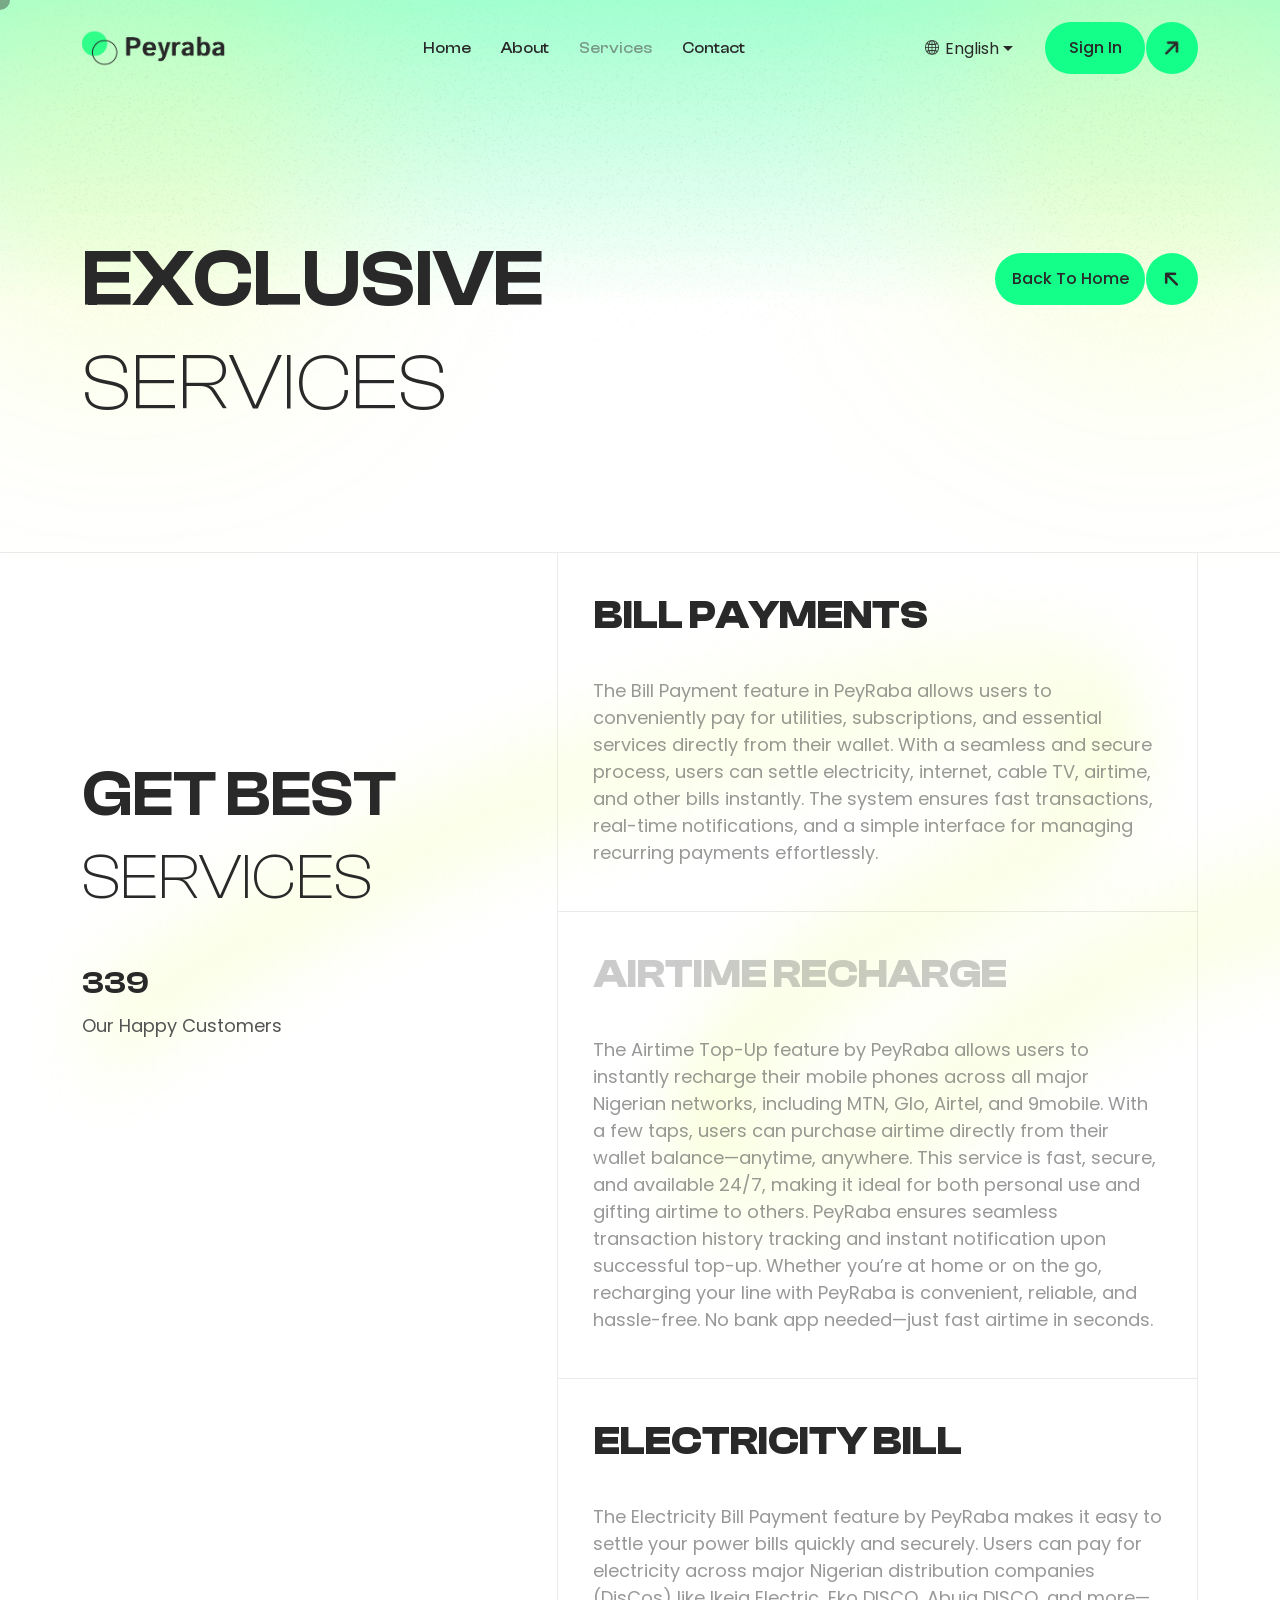
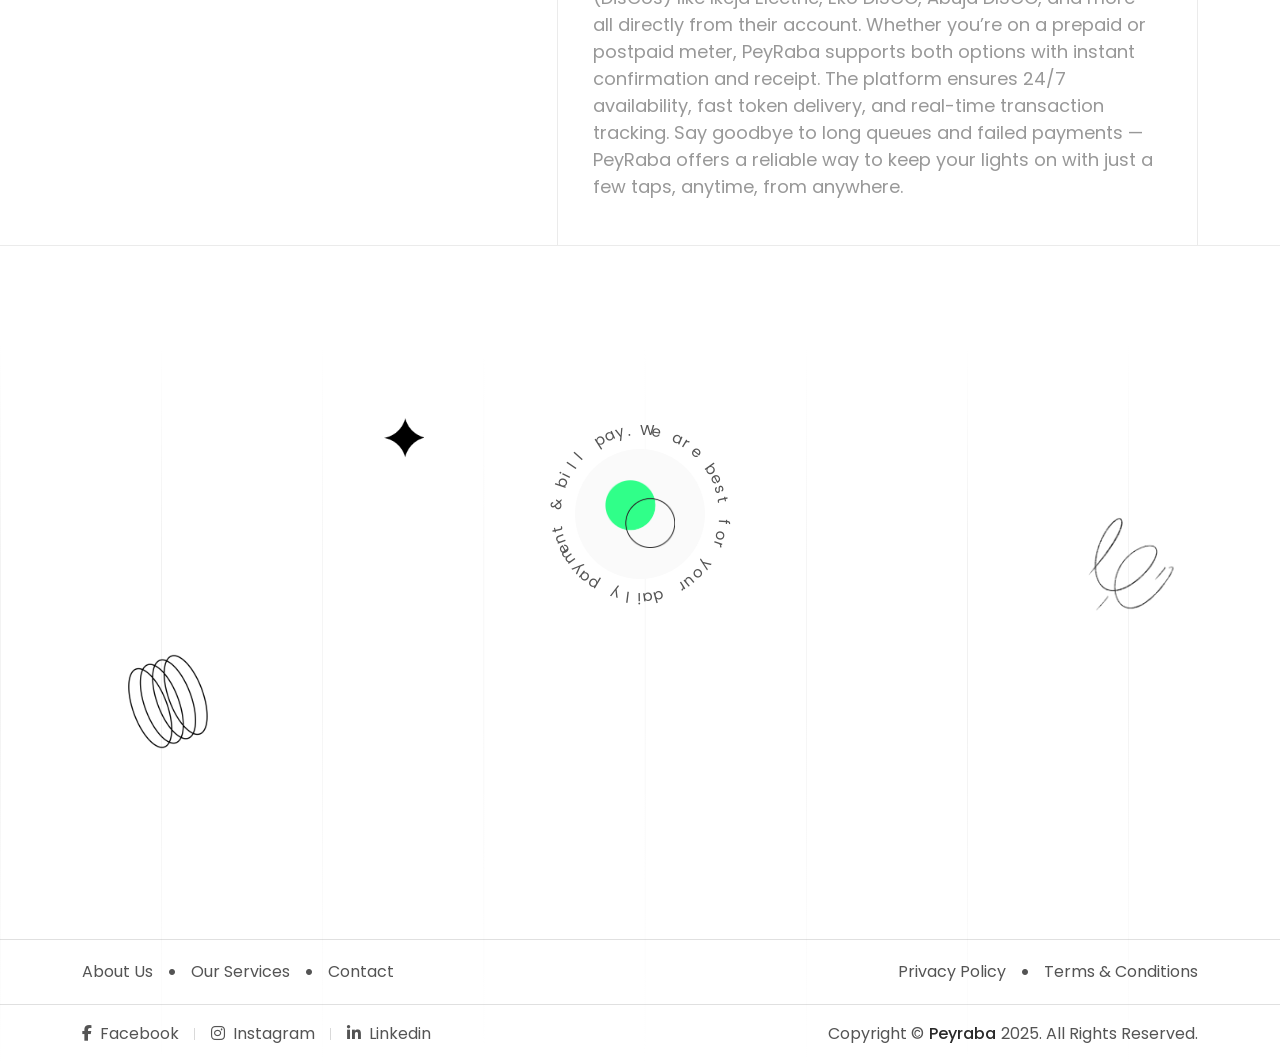
<file: services.html>
<!-- meta tags and other links -->
<!-- Header -->
<!DOCTYPE html>
<html lang="en">

<head>
    <meta charset="UTF-8">
    <meta http-equiv="X-UA-Compatible" content="IE=edge">
    <meta name="viewport" content="width=device-width, initial-scale=1.0">
    <!-- Title -->
    <title>Peyraba - Online Recharge & Payment Platform.</title>
    <!-- Favicon -->
    <link rel="shortcut icon" href="assets/images/logo/favicon.png">
    <!-- Bootstrap -->
    <link rel="stylesheet" href="assets/css/bootstrap.min.css">
    <!-- Fontasosome -->
    <link rel="stylesheet" href="assets/css/fontasosome.min.css">
    <!-- Fonts -->
    <link rel="stylesheet" href="assets/css/clash-display.css">
    <!-- Nice Select -->
    <link rel="stylesheet" href="assets/css/nice-select.css">
    <!-- AOS -->
    <link rel="stylesheet" href="assets/css/aos.css">
    <!-- Owl Carousel -->
    <link rel="stylesheet" href="assets/css/owl.carousel.min.css">
    <!-- Slick -->
    <link rel="stylesheet" href="assets/css/slick.css">
    <!-- line awesome -->
    <link rel="stylesheet" href="assets/css/line-awesome.min.css">
    <!-- Main css -->
    <link rel="stylesheet" href="assets/css/main.css">
</head>

<body>
    <!--==================== Preloader Start ====================-->
    <div class="preloader">
        <div class="animation-container">
            <div class="lightning-container">
                <div class="lightning white"></div>
                <div class="lightning red"></div>
            </div>
            <div class="boom-container">
                <div class="shape circle big white"></div>
                <div class="shape circle white"></div>
                <div class="shape triangle big yellow"></div>
                <div class="shape disc white"></div>
                <div class="shape triangle blue"></div>
            </div>
            <div class="boom-container second">
                <div class="shape circle big white"></div>
                <div class="shape circle white"></div>
                <div class="shape disc white"></div>
                <div class="shape triangle blue"></div>
            </div>
        </div>
    </div>
    <!--==================== Preloader End ====================-->
    <!--==================== Overlay Start ====================-->
    <div class="body-overlay"></div>
    <!--==================== Overlay End ====================-->

    <!--==================== Sidebar Overlay End ====================-->
    <div class="sidebar-overlay"></div>
    <!--==================== Sidebar Overlay End ====================-->

    <!-- ==================== Scroll to Top End Here ==================== -->
    <a class="scroll-top"><i class="fas fa-angle-double-up"></i></a>
    <!-- ==================== Scroll to Top End Here ==================== -->


    <!-- ==================== Cursor Start Here ==================== -->
    <div class="cursor"></div>
    <!-- ==================== Cursor End Here ==================== -->
    <!-- ==================== Header Start Here ==================== -->
    <header class="header" id="header">
        <div class="container">
            <nav class="navbar navbar-expand-lg navbar-light">
                <a class="navbar-brand logo" href="index.html"><img src="assets/images/logo/logo.png" alt="img"></a>
                <button class="navbar-toggler header-button" type="button" data-bs-toggle="collapse"
                    data-bs-target="#navbarSupportedContent" aria-controls="navbarSupportedContent"
                    aria-expanded="false" aria-label="Toggle navigation">
                    <span id="hiddenNav"><i class="las la-bars"></i></span>
                </button>

                <div class="collapse navbar-collapse" id="navbarSupportedContent">
                    <ul class="navbar-nav nav-menu ms-auto me-auto align-items-lg-center">
                        <li class="nav-item">
                            <a class="nav-link flip-animate" aria-current="page" href="index.html"><span
                                    data-hover="Home">Home</span></a>
                        </li>
                        <li class="nav-item">
                            <a class="nav-link flip-animate" href="about.html"><span data-hover="About">About</span></a>
                        </li>
                        <li class="nav-item active">
                            <a class="nav-link flip-animate" href="services.html"><span
                                    data-hover="Services">Services</span></a>
                        </li>


                        <li class="nav-item">
                            <a class="nav-link flip-animate" href="contact.html"><span
                                    data-hover="Contact">Contact</span></a>
                        </li>
                    </ul>
                    <div class="navbar__widgets">
                        <div class="navbar__widgets__select">
                            <span><img src="assets/images/globe.png" alt="img"></span>
                            <select>
                                <option value="">English</option>
                                <option value="">Bangla</option>
                                <option value="">Arabic</option>
                                <option value="">French</option>
                            </select>
                        </div>
                        <div class="navbar__widgets__btn">
                            <a href="signin.html" class="common__btn"><span>Sign In</span><span><i
                                        class="fa-solid fa-arrow-right"></i></span></a>
                        </div>
                    </div>
                </div>
            </nav>
        </div>
    </header>
    <!-- ==================== Header End Here ==================== -->
    <main class="overflow-hidden">

        <div id="smooth-wrapper">
            <div id="smooth-content">
                <!--========================== Banner Section Start ==========================-->
                <section class="banner__area">
                    <div class="banner__bg"><img src="assets/images/banner-bg.png" alt="img"></div>
                    <div class="container">
                        <div class="row">
                            <div class="col-lg-12">
                                <div class="banner__topbar">
                                    <div class="banner__title">
                                        <h2>exclusive <span>services</span></h2>
                                    </div>
                                    <div class="banner__btn">
                                        <a href="index.html" class="common__btn"><span>Back to Home</span><span><i
                                                    class="fa-solid fa-arrow-right"></i></span></a>
                                    </div>
                                </div>
                            </div>
                        </div>
                    </div>
                </section>
                <!--========================== Banner Section End ==========================-->


                <!--========================== Service Details Section Start ==========================-->
                <section class="service__details">
                    <div class="service__dsp"><img src="assets/images/yellow-sp.png" alt="img"></div>
                    <div class="container">
                        <div class="row">
                            <div class="col-lg-5 col-md-4">
                                <div class="service__details__left">
                                    <h4>Get best <span>Services</span></h4>
                                    <div class="about__mission__wrap__curtomers">
                                        <span class="counter">848</span>
                                        <p>Our Happy Customers</p>
                                    </div>
                                </div>
                            </div>
                            <div class="col-lg-7 col-md-8">
                                <div class="service__details__main">
                                    <div class="accordion" id="accordionExample">
                                        <div class="accordion-item accor-one">
                                            <h2 class="accordion-header">
                                                <button class="accordion-button" type="button" data-bs-toggle="collapse"
                                                    data-bs-target="#collapseOne" aria-expanded="true"
                                                    aria-controls="collapseOne" disabled>
                                                    Bill Payments
                                                </button>
                                            </h2>
                                            <div id="collapseOne" class="accordion-collapse collapse show"
                                                data-bs-parent="#accordionExample">
                                                <div class="accordion-body">
                                                    <div class="service__details__content">
                                                        <p>The Bill Payment feature in PeyRaba allows users to conveniently pay for utilities, subscriptions, and essential services directly from their wallet. With a seamless and secure process, users can settle electricity, internet, cable TV, airtime, and other bills instantly. The system ensures fast transactions, real-time notifications, and a simple interface for managing recurring payments effortlessly.</p>
                                                        
                                                    </div>
                                                </div>
                                            </div>
                                        </div>
                                        <div class="accordion-item accor-two">
                                            <h2 class="accordion-header">
                                                <button class="accordion-button" type="button" data-bs-toggle="collapse"
                                                    data-bs-target="#collapseTwo" aria-expanded="true"
                                                    aria-controls="collapseTwo" disabled>
                                                    Airtime Recharge
                                                </button>
                                            </h2>
                                            <div id="collapseTwo" class="accordion-collapse collapse show"
                                                data-bs-parent="#accordionExample">
                                                <div class="accordion-body">
                                                    <div class="service__details__content">
                                                        <p>The Airtime Top-Up feature by PeyRaba allows users to instantly
                                                            recharge their mobile phones across all major Nigerian networks,
                                                            including MTN, Glo, Airtel, and 9mobile. With a few taps,
                                                            users can purchase airtime directly from their wallet
                                                            balance—anytime, anywhere. This service is fast, secure,
                                                            and available 24/7, making it ideal for both personal use
                                                            and gifting airtime to others. PeyRaba ensures seamless
                                                            transaction history tracking and instant notification upon
                                                            successful top-up. Whether you’re at home or on the go,
                                                            recharging your line with PeyRaba is convenient, reliable,
                                                            and hassle-free. No bank app needed—just fast airtime in seconds.</p>
                                                    </div>
                                                </div>
                                            </div>
                                        </div>
                                        <div class="accordion-item accor-three">
                                            <h2 class="accordion-header">
                                                <button class="accordion-button" type="button" data-bs-toggle="collapse"
                                                    data-bs-target="#collapseThree" aria-expanded="true"
                                                    aria-controls="collapseThree" disabled>
                                                    Electricity Bill
                                                </button>
                                            </h2>
                                            <div id="collapseThree" class="accordion-collapse collapse show"
                                                data-bs-parent="#accordionExample">
                                                <div class="accordion-body">
                                                    <div class="service__details__content">
                                                        <p>The Electricity Bill Payment feature by PeyRaba makes it
                                                            easy to settle your power bills quickly and securely.
                                                            Users can pay for electricity across major Nigerian
                                                            distribution companies (DisCos) like Ikeja Electric,
                                                            Eko DISCO, Abuja DISCO, and more—all directly from their
                                                            account. Whether you’re on a prepaid or postpaid meter,
                                                            PeyRaba supports both options with instant confirmation and
                                                            receipt. The platform ensures 24/7 availability, fast token
                                                            delivery, and real-time transaction tracking. Say goodbye
                                                            to long queues and failed payments — PeyRaba offers a reliable
                                                            way to keep your lights on with just a few taps, anytime,
                                                            from anywhere.</p>
                                                        
                                                    </div>
                                                </div>
                                            </div>
                                        </div>
                                    </div>
                                </div>
                            </div>
                        </div>
                    </div>
                </section>
                <!--========================== Service Details Section End ==========================-->

                <!-- ==================== Footer Start Here ==================== -->
                <footer class="footer__area">
                    <div class="footer__sp1"><img src="assets/images/wave-sp.png" alt="img"></div>
                    <div class="footer__sp2"><img src="assets/images/footer/fs-2.png" alt="img"></div>
                    <div class="footer__sp3"><img src="assets/images/footer/star.png" alt="img"></div>
                    <div class="container">
                        <div class="row">
                            <div class="col-lg-12">
                                <div class="footer__subs">
                                    <div class="footer__subs__label">
                                        <div class="footer__subs__shr">
                                            <img src="assets/images/logo/icon-dark.png" alt="img">
                                            <div class="footer__circle__text">
                                                <p>We are best for your daily payment & bill pay.</p>
                                            </div>
                                        </div>
                                    </div>

                                </div>
                            </div>
                        </div>

                    </div>
                    <div class="footer__menu">
                        <div class="container">
                            <div class="row">
                                <div class="col-lg-12">
                                    <div class="footer__menu__wrap">
                                        <div class="footer__menu__wrap__item">
                                            <ul>
                                                <li><a href="about.html">About Us</a></li>
                                                <li><span><i class="fa-solid fa-circle"></i></span></li>
                                                <li><a href="services.html">Our services</a></li>
                                                <li><span><i class="fa-solid fa-circle"></i></span></li>
                                                <li><a href="contact.html">Contact</a></li>
                                            </ul>
                                        </div>
                                        <div class="footer__menu__wrap__item">
                                            <ul>
                                                <li><a href="privacy-policy.html">Privacy policy</a></li>
                                                <li><span><i class="fa-solid fa-circle"></i></span></li>
                                                <li><a href="terms-of-Service.html">Terms & conditions</a></li>
                                            </ul>
                                        </div>
                                    </div>
                                </div>
                            </div>
                        </div>
                    </div>
                    <div class="footer__bottombar">
                        <div class="container">
                            <div class="row">
                                <div class="col-lg-12">
                                    <div class="footer__bottombar__wrap">
                                        <div class="footer__social">
                                            <ul>
                                                <li><a href="https://www.facebook.com"><i
                                                            class="fa-brands fa-facebook-f"></i>Facebook</a></li>
                                                <li><a href="https://www.instagram.com"><i
                                                            class="fa-brands fa-instagram"></i>Instagram</a></li>
                                                <li><a href="https://www.linkedin.com"><i
                                                            class="fa-brands fa-linkedin-in"></i>Linkedin</a></li>
                                            </ul>
                                        </div>
                                        <div class="footer__copy">
                                            <span>Copyright © <a href="index.html">Peyraba</a> 2025. All rights
                                                reserved.</span>
                                        </div>
                                    </div>
                                </div>
                            </div>
                        </div>
                    </div>
                </footer>
                <!-- ==================== Footer End Here ==================== -->
            </div>
        </div>

    </main>
    <!-- Jquery js -->
    <script src="assets/js/jquery-3.7.1.min.js"></script>
    <!-- Bootstrap Bundle Js -->
    <script src="assets/js/boostrap.bundle.min.js"></script>
    <!-- GSAP js -->
    <script src="assets/js/gsap.min.js"></script>
    <!-- ScrollTrigger js -->
    <script src="assets/js/ScrollTrigger.min.js"></script>
    <!-- ScrollToPlugin js -->
    <script src="assets/js/ScrollToPlugin.min.js"></script>
    <!-- Slick js -->
    <script src="assets/js/slick.min.js"></script>
    <!-- AOS js -->
    <script src="assets/js/aos.js"></script>
    <!-- Owl Carousel js -->
    <script src="assets/js/owl.carousel.min.js"></script>
    <!-- Nice Select js -->
    <script src="assets/js/jquery.nice-select.min.js"></script>
    <!-- Waypoint js -->
    <script src="assets/js/waypoints.min.js"></script>
    <!-- Counter js -->
    <script src="assets/js/counter.min.js"></script>

    <!-- main js -->
    <script src="assets/js/main.js"></script>
</body>

</html>
</file>
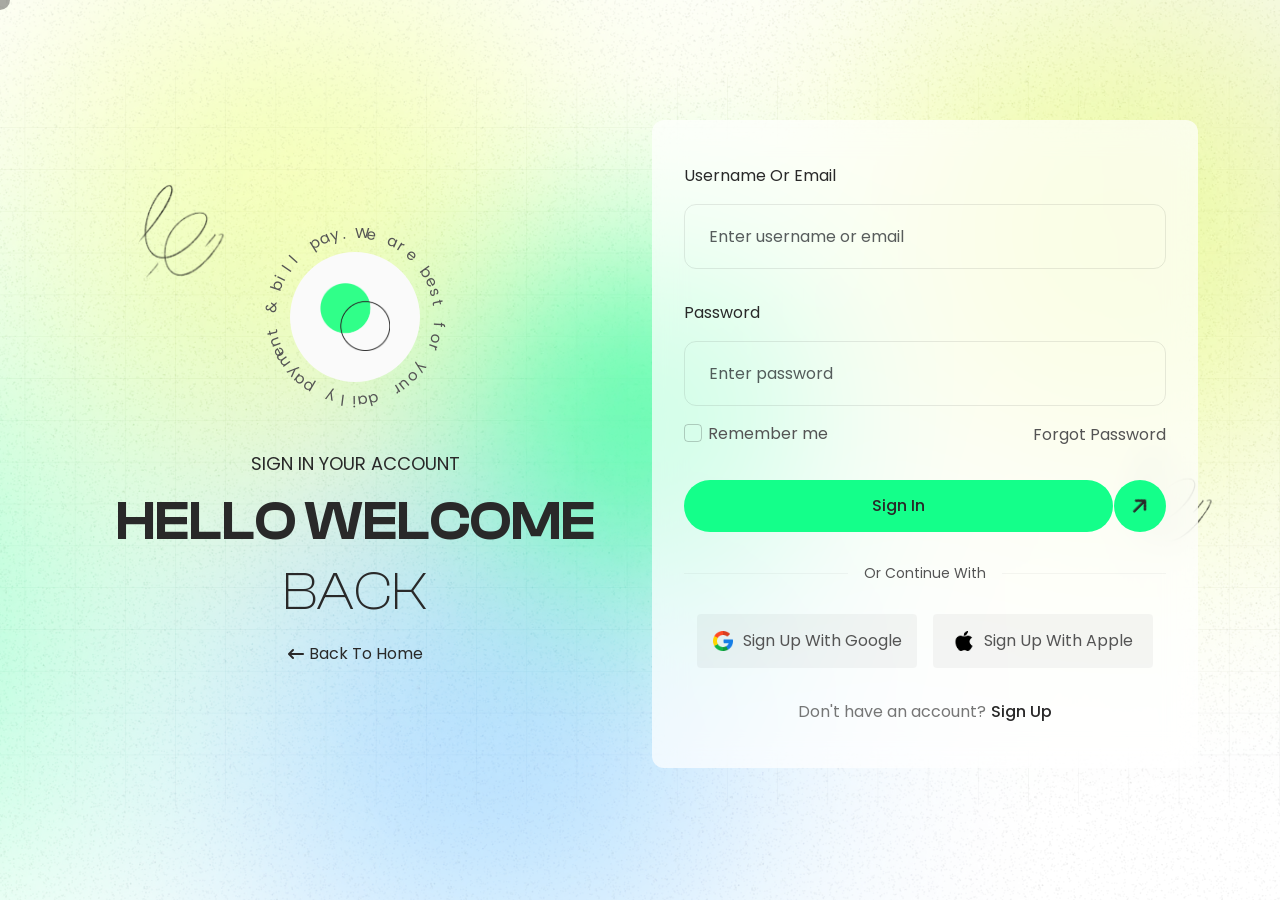
<file: signin.html>
<!-- meta tags and other links -->
<!DOCTYPE html>
<html lang="en">

<head>
    <meta charset="UTF-8">
    <meta http-equiv="X-UA-Compatible" content="IE=edge">
    <meta name="viewport" content="width=device-width, initial-scale=1.0">
    <!-- Title -->
    <title>Peyraba - Online Recharge & Payment Platform.</title>
    <!-- Favicon -->
    <link rel="shortcut icon" href="assets/images/logo/favicon.png">
    <!-- Bootstrap -->
    <link rel="stylesheet" href="assets/css/bootstrap.min.css">
    <!-- Fontasosome -->
    <link rel="stylesheet" href="assets/css/fontasosome.min.css">
    <!-- Fonts -->
    <link rel="stylesheet" href="assets/css/clash-display.css">
    <!-- Nice Select -->
    <link rel="stylesheet" href="assets/css/nice-select.css">
    <!-- AOS -->
    <link rel="stylesheet" href="assets/css/aos.css">
    <!-- Owl Carousel -->
    <link rel="stylesheet" href="assets/css/owl.carousel.min.css">
    <!-- Slick -->
    <link rel="stylesheet" href="assets/css/slick.css">
    <!-- line awesome -->
    <link rel="stylesheet" href="assets/css/line-awesome.min.css">
    <!-- Main css -->
    <link rel="stylesheet" href="assets/css/main.css">
</head>

<body>
    <!--==================== Preloader Start ====================-->
    <div class="preloader">
        <div class="animation-container">
            <div class="lightning-container">
                <div class="lightning white"></div>
                <div class="lightning red"></div>
            </div>
            <div class="boom-container">
                <div class="shape circle big white"></div>
                <div class="shape circle white"></div>
                <div class="shape triangle big yellow"></div>
                <div class="shape disc white"></div>
                <div class="shape triangle blue"></div>
            </div>
            <div class="boom-container second">
                <div class="shape circle big white"></div>
                <div class="shape circle white"></div>
                <div class="shape disc white"></div>
                <div class="shape triangle blue"></div>
            </div>
        </div>
    </div>
    <!--==================== Preloader End ====================-->
    <!--==================== Overlay Start ====================-->
    <div class="body-overlay"></div>
    <!--==================== Overlay End ====================-->

    <!--==================== Sidebar Overlay End ====================-->
    <div class="sidebar-overlay"></div>
    <!--==================== Sidebar Overlay End ====================-->

    <!-- ==================== Scroll to Top End Here ==================== -->
    <a class="scroll-top"><i class="fas fa-angle-double-up"></i></a>
    <!-- ==================== Scroll to Top End Here ==================== -->


    <!-- ==================== Cursor Start Here ==================== -->
    <div class="cursor"></div>
    <!-- ==================== Cursor End Here ==================== -->
    <main class="overflow-hidden">

        <div id="smooth-wrapper">
            <div id="smooth-content">
                <!--========================== Signup Page Start ==========================-->
                <section class="sign__area">
                    <div class="sign__bg"><img src="assets/images/sign/sign-bg.webp" alt="img"></div>
                    <div class="sign__sp1"><img src="assets/images/wave-sp.png" alt="img"></div>
                    <div class="sign__sp2"><img src="assets/images/wave-sp.png" alt="img"></div>
                    <div class="container">
                        <div class="row g-4">
                            <div class="col-lg-6">
                                <div class="sign__left__blk">
                                    <div class="sign__label">
                                        <div class="footer__subs__label">
                                            <div class="footer__subs__shr">
                                                <img src="assets/images/logo/icon-dark.png" alt="img">
                                                <div class="footer__circle__text">
                                                    <p>We are best for your daily payment & bill pay.</p>
                                                </div>
                                            </div>
                                        </div>
                                    </div>
                                    <div class="sign__title">
                                        <span>Sign IN Your Account</span>
                                        <h1>Hello Welcome <span>Back</span></h1>
                                    </div>
                                    <div class="back__to__home"><a href="index.html"><i
                                                class="fa-solid fa-arrow-left-long"></i>back to home</a></div>
                                </div>
                            </div>
                            <div class="col-lg-6">
                                <div class="sign__wrap">
                                    <form action="/">
                                        <div class="row g-4">
                                            <div class="col-lg-12">
                                                <div class="sign__wrap__single">
                                                    <label for="inputEmail" class="form-label form--label">Username or
                                                        Email</label>
                                                    <input type="email" class="form-control form--control"
                                                        id="inputEmail" placeholder="Enter username or email">
                                                </div>
                                            </div>
                                            <div class="col-lg-12">
                                                <div class="sign__wrap__single">
                                                    <label for="inputPassword"
                                                        class="form-label form--label">Password</label>
                                                    <input type="password" class="form-control form--control"
                                                        id="inputPassword" placeholder="Enter password">
                                                </div>
                                            </div>
                                            <div class="col-lg-12">
                                                <div class="sign__forgot">
                                                    <div class="sign__wrap__single">
                                                        <div class="form-check">
                                                            <input class="form-check-input" type="checkbox"
                                                                id="flexCheckDefault">
                                                            <label class="form-check-label"
                                                                for="flexCheckDefault">Remember
                                                                me</label>
                                                        </div>
                                                    </div>
                                                    <a href="forgot-password.html">Forgot Password</a>
                                                </div>
                                            </div>
                                            <div class="col-lg-12">
                                                <div class="sign__wrap__single">
                                                    <button type="submit" class="common__btn"><span>Sign
                                                            In</span><span><i
                                                                class="fa-solid fa-arrow-right"></i></span></button>
                                                </div>
                                            </div>
                                            <div class="col-lg-12">
                                                <div class="sign__other__options__bar">
                                                    <span></span>
                                                    <h5>Or continue with </h5>
                                                    <span></span>
                                                </div>
                                            </div>
                                            <div class="col-lg-12">
                                                <div class="sign__other__option">
                                                    <a href="https://accounts.google.com"><img
                                                            src="assets/images/sign/google.png" alt="img">Sign
                                                        Up with google </a>
                                                    <a href="https://account.apple.com"><img
                                                            src="assets/images/sign/apple.png" alt="img">Sign Up
                                                        with Apple</a>
                                                </div>
                                            </div>
                                            <div class="col-lg-12">
                                                <div class="sign__already">
                                                    <p>Don't have an account? <a href="signup.html">Sign Up</a></p>
                                                </div>
                                            </div>
                                        </div>
                                    </form>
                                </div>
                            </div>
                        </div>
                    </div>
                </section>
                <!--========================== Signup Page End ==========================-->
            </div>
        </div>

    </main>
    <!-- Jquery js -->
    <script src="assets/js/jquery-3.7.1.min.js"></script>
    <!-- Bootstrap Bundle Js -->
    <script src="assets/js/boostrap.bundle.min.js"></script>
    <!-- GSAP js -->
    <script src="assets/js/gsap.min.js"></script>
    <!-- ScrollTrigger js -->
    <script src="assets/js/ScrollTrigger.min.js"></script>
    <!-- ScrollToPlugin js -->
    <script src="assets/js/ScrollToPlugin.min.js"></script>
    <!-- Slick js -->
    <script src="assets/js/slick.min.js"></script>
    <!-- AOS js -->
    <script src="assets/js/aos.js"></script>
    <!-- Owl Carousel js -->
    <script src="assets/js/owl.carousel.min.js"></script>
    <!-- Nice Select js -->
    <script src="assets/js/jquery.nice-select.min.js"></script>
    <!-- Waypoint js -->
    <script src="assets/js/waypoints.min.js"></script>
    <!-- Counter js -->
    <script src="assets/js/counter.min.js"></script>

    <!-- main js -->
    <script src="assets/js/main.js"></script>
</body>

</html>
</file>
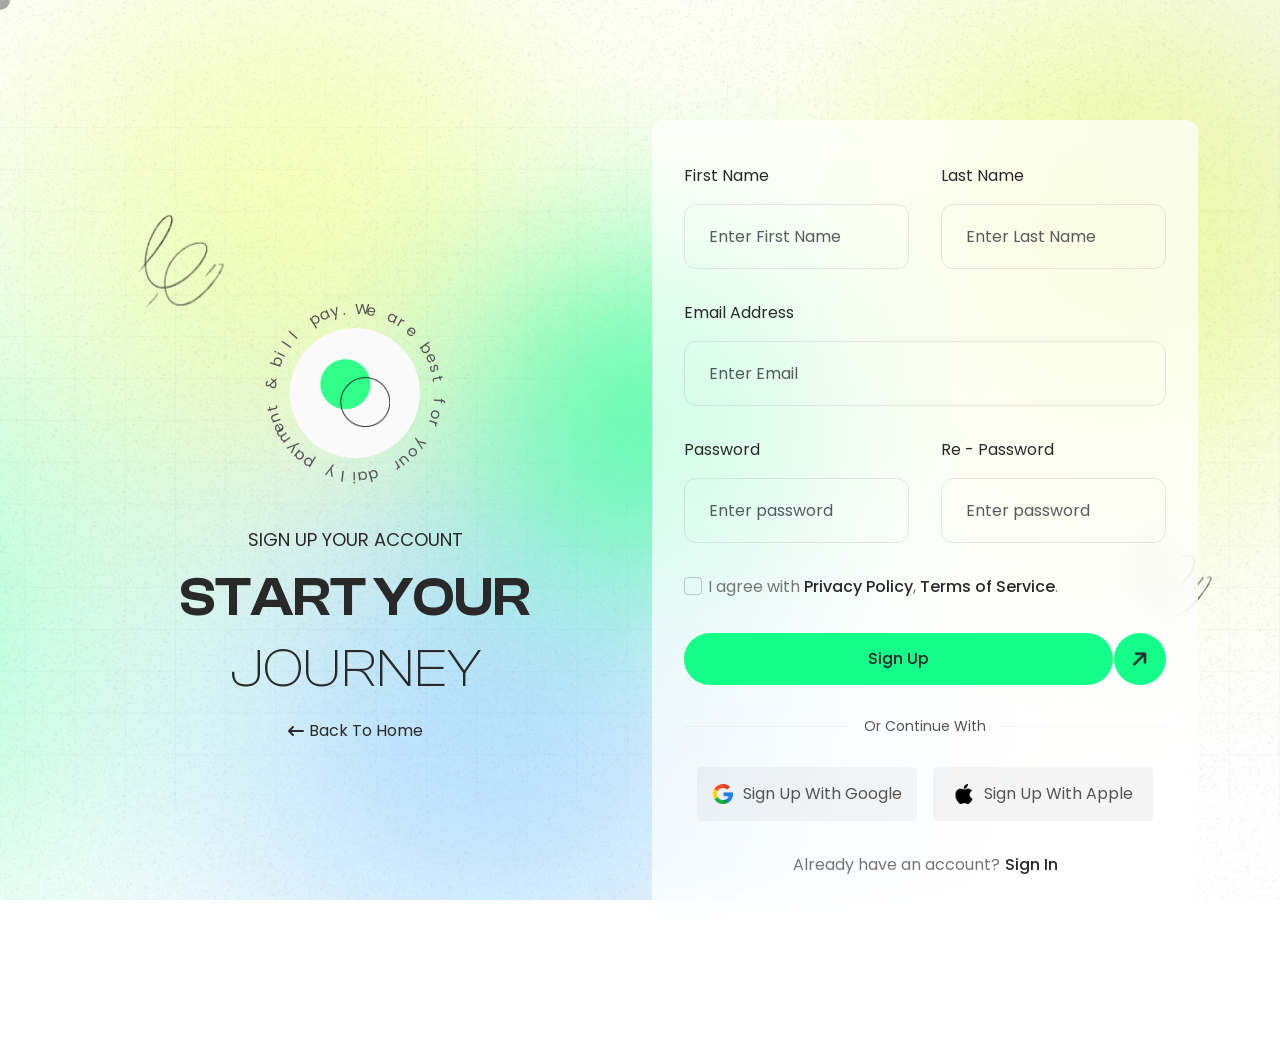
<file: signup.html>
<!-- meta tags and other links -->
<!DOCTYPE html>
<html lang="en">

<head>
    <meta charset="UTF-8">
    <meta http-equiv="X-UA-Compatible" content="IE=edge">
    <meta name="viewport" content="width=device-width, initial-scale=1.0">
    <!-- Title -->
    <title>Peyraba - Online Recharge & Payment Platform.</title>
    <!-- Favicon -->
    <link rel="shortcut icon" href="assets/images/logo/favicon.png">
    <!-- Bootstrap -->
    <link rel="stylesheet" href="assets/css/bootstrap.min.css">
    <!-- Fontasosome -->
    <link rel="stylesheet" href="assets/css/fontasosome.min.css">
    <!-- Fonts -->
    <link rel="stylesheet" href="assets/css/clash-display.css">
    <!-- Nice Select -->
    <link rel="stylesheet" href="assets/css/nice-select.css">
    <!-- AOS -->
    <link rel="stylesheet" href="assets/css/aos.css">
    <!-- Owl Carousel -->
    <link rel="stylesheet" href="assets/css/owl.carousel.min.css">
    <!-- Slick -->
    <link rel="stylesheet" href="assets/css/slick.css">
    <!-- line awesome -->
    <link rel="stylesheet" href="assets/css/line-awesome.min.css">
    <!-- Main css -->
    <link rel="stylesheet" href="assets/css/main.css">
</head>

<body>
    <!--==================== Preloader Start ====================-->
    <div class="preloader">
        <div class="animation-container">
            <div class="lightning-container">
                <div class="lightning white"></div>
                <div class="lightning red"></div>
            </div>
            <div class="boom-container">
                <div class="shape circle big white"></div>
                <div class="shape circle white"></div>
                <div class="shape triangle big yellow"></div>
                <div class="shape disc white"></div>
                <div class="shape triangle blue"></div>
            </div>
            <div class="boom-container second">
                <div class="shape circle big white"></div>
                <div class="shape circle white"></div>
                <div class="shape disc white"></div>
                <div class="shape triangle blue"></div>
            </div>
        </div>
    </div>
    <!--==================== Preloader End ====================-->
    <!--==================== Overlay Start ====================-->
    <div class="body-overlay"></div>
    <!--==================== Overlay End ====================-->

    <!--==================== Sidebar Overlay End ====================-->
    <div class="sidebar-overlay"></div>
    <!--==================== Sidebar Overlay End ====================-->

    <!-- ==================== Scroll to Top End Here ==================== -->
    <a class="scroll-top"><i class="fas fa-angle-double-up"></i></a>
    <!-- ==================== Scroll to Top End Here ==================== -->


    <!-- ==================== Cursor Start Here ==================== -->
    <div class="cursor"></div>
    <!-- ==================== Cursor End Here ==================== -->
    <main class="overflow-hidden">

        <div id="smooth-wrapper">
            <div id="smooth-content">
                <!--========================== Signup Page Start ==========================-->
                <section class="sign__area">
                    <div class="sign__bg"><img src="assets/images/sign/sign-bg.webp" alt="img"></div>
                    <div class="sign__sp1"><img src="assets/images/wave-sp.png" alt="img"></div>
                    <div class="sign__sp2"><img src="assets/images/wave-sp.png" alt="img"></div>
                    <div class="container">
                        <div class="row g-4">
                            <div class="col-lg-6">
                                <div class="sign__left__blk">
                                    <div class="sign__label">
                                        <div class="footer__subs__label">
                                            <div class="footer__subs__shr">
                                                <img src="assets/images/logo/icon-dark.png" alt="img">
                                                <div class="footer__circle__text">
                                                    <p>We are best for your daily payment & bill pay.</p>
                                                </div>
                                            </div>
                                        </div>
                                    </div>
                                    <div class="sign__title">
                                        <span>Sign up Your Account</span>
                                        <h1>Start Your <span>Journey</span></h1>
                                    </div>
                                    <div class="back__to__home"><a href="index.html"><i
                                                class="fa-solid fa-arrow-left-long"></i>back to home</a></div>
                                </div>
                            </div>
                            <div class="col-lg-6">
                                <div class="sign__wrap">
                                    <form action="/">
                                        <div class="row g-4">
                                            <div class="col-lg-6 col-md-6 col-sm-6">
                                                <div class="sign__wrap__single">
                                                    <label for="inputFirstName" class="form-label form--label">First
                                                        Name</label>
                                                    <input type="text" class="form-control form--control"
                                                        id="inputFirstName" placeholder="Enter First Name">
                                                </div>
                                            </div>
                                            <div class="col-lg-6 col-md-6 col-sm-6">
                                                <div class="sign__wrap__single">
                                                    <label for="inputLastName" class="form-label form--label">Last
                                                        Name</label>
                                                    <input type="text" class="form-control form--control"
                                                        id="inputLastName" placeholder="Enter Last Name">
                                                </div>
                                            </div>
                                            <div class="col-lg-12">
                                                <div class="sign__wrap__single">
                                                    <label for="inputEmail" class="form-label form--label">Email
                                                        Address</label>
                                                    <input type="email" class="form-control form--control"
                                                        id="inputEmail" placeholder="Enter Email">
                                                </div>
                                            </div>
                                            <div class="col-lg-6 col-md-6 col-sm-6">
                                                <div class="sign__wrap__single">
                                                    <label for="inputPassword"
                                                        class="form-label form--label">Password</label>
                                                    <input type="password" class="form-control form--control"
                                                        id="inputPassword" placeholder="Enter password">
                                                </div>
                                            </div>
                                            <div class="col-lg-6 col-md-6 col-sm-6">
                                                <div class="sign__wrap__single">
                                                    <label for="inputRePassword" class="form-label form--label">Re -
                                                        Password</label>
                                                    <input type="password" class="form-control form--control"
                                                        id="inputRePassword" placeholder="Enter password">
                                                </div>
                                            </div>
                                            <div class="col-lg-12">
                                                <div class="sign__wrap__single">
                                                    <div class="form-check">
                                                        <input class="form-check-input" type="checkbox"
                                                            id="flexCheckDefault">
                                                        <label class="form-check-label" for="flexCheckDefault">
                                                            I agree with <a href="privacy-policy.html">Privacy
                                                                Policy</a>,
                                                            <a href="terms-of-Service.html">Terms
                                                                of Service</a>.
                                                        </label>
                                                    </div>
                                                </div>
                                            </div>
                                            <div class="col-lg-12">
                                                <div class="sign__wrap__single">
                                                    <button type="submit" class="common__btn"><span>Sign
                                                            Up</span><span><i
                                                                class="fa-solid fa-arrow-right"></i></span></button>
                                                </div>
                                            </div>
                                            <div class="col-lg-12">
                                                <div class="sign__other__options__bar">
                                                    <span></span>
                                                    <h5>Or continue with </h5>
                                                    <span></span>
                                                </div>
                                            </div>
                                            <div class="col-lg-12">
                                                <div class="sign__other__option">
                                                    <a href="https://accounts.google.com"><img
                                                            src="assets/images/sign/google.png" alt="img">Sign
                                                        Up with google </a>
                                                    <a href="https://account.apple.com"><img
                                                            src="assets/images/sign/apple.png" alt="img">Sign Up
                                                        with Apple</a>
                                                </div>
                                            </div>
                                            <div class="col-lg-12">
                                                <div class="sign__already">
                                                    <p>Already have an account? <a href="signin.html">Sign In</a></p>
                                                </div>
                                            </div>
                                        </div>
                                    </form>
                                </div>
                            </div>
                        </div>
                    </div>
                </section>
                <!--========================== Signup Page End ==========================-->
            </div>
        </div>

    </main>
    <!-- Jquery js -->
    <script src="assets/js/jquery-3.7.1.min.js"></script>
    <!-- Bootstrap Bundle Js -->
    <script src="assets/js/boostrap.bundle.min.js"></script>
    <!-- GSAP js -->
    <script src="assets/js/gsap.min.js"></script>
    <!-- ScrollTrigger js -->
    <script src="assets/js/ScrollTrigger.min.js"></script>
    <!-- ScrollToPlugin js -->
    <script src="assets/js/ScrollToPlugin.min.js"></script>
    <!-- Slick js -->
    <script src="assets/js/slick.min.js"></script>
    <!-- AOS js -->
    <script src="assets/js/aos.js"></script>
    <!-- Owl Carousel js -->
    <script src="assets/js/owl.carousel.min.js"></script>
    <!-- Nice Select js -->
    <script src="assets/js/jquery.nice-select.min.js"></script>
    <!-- Waypoint js -->
    <script src="assets/js/waypoints.min.js"></script>
    <!-- Counter js -->
    <script src="assets/js/counter.min.js"></script>

    <!-- main js -->
    <script src="assets/js/main.js"></script>
</body>

</html>
</file>
<file: assets/css/clash-display.css>
@font-face {
  font-family: 'ClashDisplay-Extralight';
  src: url('../fonts/ClashDisplay-Extralight.woff2') format('woff2'),
    url('../fonts/ClashDisplay-Extralight.woff') format('woff'),
    url('../fonts/ClashDisplay-Extralight.ttf') format('truetype');
  font-weight: 200;
  font-display: swap;
  font-style: normal;
}

@font-face {
  font-family: 'ClashDisplay-Light';
  src: url('../fonts/ClashDisplay-Light.woff2') format('woff2'),
    url('../fonts/ClashDisplay-Light.woff') format('woff'),
    url('../fonts/ClashDisplay-Light.ttf') format('truetype');
  font-weight: 300;
  font-display: swap;
  font-style: normal;
}

@font-face {
  font-family: 'ClashDisplay-Regular';
  src: url('../fonts/ClashDisplay-Regular.woff2') format('woff2'),
    url('../fonts/ClashDisplay-Regular.woff') format('woff'),
    url('../fonts/ClashDisplay-Regular.ttf') format('truetype');
  font-weight: 400;
  font-display: swap;
  font-style: normal;
}

@font-face {
  font-family: 'ClashDisplay-Medium';
  src: url('../fonts/ClashDisplay-Medium.woff2') format('woff2'),
    url('../fonts/ClashDisplay-Medium.woff') format('woff'),
    url('../fonts/ClashDisplay-Medium.ttf') format('truetype');
  font-weight: 500;
  font-display: swap;
  font-style: normal;
}

@font-face {
  font-family: 'ClashDisplay-Semibold';
  src: url('../fonts/ClashDisplay-Semibold.woff2') format('woff2'),
    url('../fonts/ClashDisplay-Semibold.woff') format('woff'),
    url('../fonts/ClashDisplay-Semibold.ttf') format('truetype');
  font-weight: 600;
  font-display: swap;
  font-style: normal;
}

@font-face {
  font-family: 'ClashDisplay-Bold';
  src: url('../fonts/ClashDisplay-Bold.woff2') format('woff2'),
    url('../fonts/ClashDisplay-Bold.woff') format('woff'),
    url('../fonts/ClashDisplay-Bold.ttf') format('truetype');
  font-weight: 700;
  font-display: swap;
  font-style: normal;
}

@font-face {
  font-family: 'ClashDisplay-Variable';
  src: url('../fonts/ClashDisplay-Variable.woff2') format('woff2'),
    url('../fonts/ClashDisplay-Variable.woff') format('woff'),
    url('../fonts/ClashDisplay-Variable.ttf') format('truetype');
  font-weight: 200 700;
  font-display: swap;
  font-style: normal;
}
</file>
<file: assets/css/nice-select.css>
.nice-select {
  -webkit-tap-highlight-color: transparent;
  background-color: #fff;
  border-radius: 5px;
  border: solid 1px #e8e8e8;
  box-sizing: border-box;
  clear: both;
  cursor: pointer;
  display: block;
  float: left;
  font-family: inherit;
  font-size: 14px;
  font-weight: normal;
  height: 42px;
  line-height: 40px;
  outline: none;
  padding-left: 18px;
  padding-right: 30px;
  position: relative;
  text-align: left !important;
  -webkit-transition: all 0.2s ease-in-out;
  transition: all 0.2s ease-in-out;
  -webkit-user-select: none;
     -moz-user-select: none;
      -ms-user-select: none;
          user-select: none;
  white-space: nowrap;
  width: auto; }
  .nice-select:hover {
    border-color: #dbdbdb; }
  .nice-select:active, .nice-select.open, .nice-select:focus {
    border-color: #999; }
  .nice-select:after {
    border-bottom: 2px solid #999;
    border-right: 2px solid #999;
    content: '';
    display: block;
    height: 5px;
    margin-top: -4px;
    pointer-events: none;
    position: absolute;
    right: 12px;
    top: 50%;
    -webkit-transform-origin: 66% 66%;
        -ms-transform-origin: 66% 66%;
            transform-origin: 66% 66%;
    -webkit-transform: rotate(45deg);
        -ms-transform: rotate(45deg);
            transform: rotate(45deg);
    -webkit-transition: all 0.15s ease-in-out;
    transition: all 0.15s ease-in-out;
    width: 5px; }
  .nice-select.open:after {
    -webkit-transform: rotate(-135deg);
        -ms-transform: rotate(-135deg);
            transform: rotate(-135deg); }
  .nice-select.open .list {
    opacity: 1;
    pointer-events: auto;
    -webkit-transform: scale(1) translateY(0);
        -ms-transform: scale(1) translateY(0);
            transform: scale(1) translateY(0); }
  .nice-select.disabled {
    border-color: #ededed;
    color: #999;
    pointer-events: none; }
    .nice-select.disabled:after {
      border-color: #cccccc; }
  .nice-select.wide {
    width: 100%; }
    .nice-select.wide .list {
      left: 0 !important;
      right: 0 !important; }
  .nice-select.right {
    float: right; }
    .nice-select.right .list {
      left: auto;
      right: 0; }
  .nice-select.small {
    font-size: 12px;
    height: 36px;
    line-height: 34px; }
    .nice-select.small:after {
      height: 4px;
      width: 4px; }
    .nice-select.small .option {
      line-height: 34px;
      min-height: 34px; }
  .nice-select .list {
    background-color: #fff;
    border-radius: 5px;
    box-shadow: 0 0 0 1px rgba(68, 68, 68, 0.11);
    box-sizing: border-box;
    margin-top: 4px;
    opacity: 0;
    overflow: hidden;
    padding: 0;
    pointer-events: none;
    position: absolute;
    top: 100%;
    left: 0;
    -webkit-transform-origin: 50% 0;
        -ms-transform-origin: 50% 0;
            transform-origin: 50% 0;
    -webkit-transform: scale(0.75) translateY(-21px);
        -ms-transform: scale(0.75) translateY(-21px);
            transform: scale(0.75) translateY(-21px);
    -webkit-transition: all 0.2s cubic-bezier(0.5, 0, 0, 1.25), opacity 0.15s ease-out;
    transition: all 0.2s cubic-bezier(0.5, 0, 0, 1.25), opacity 0.15s ease-out;
    z-index: 9; }
    .nice-select .list:hover .option:not(:hover) {
      background-color: transparent !important; }
  .nice-select .option {
    cursor: pointer;
    font-weight: 400;
    line-height: 40px;
    list-style: none;
    min-height: 40px;
    outline: none;
    padding-left: 18px;
    padding-right: 29px;
    text-align: left;
    -webkit-transition: all 0.2s;
    transition: all 0.2s; }
    .nice-select .option:hover, .nice-select .option.focus, .nice-select .option.selected.focus {
      background-color: #f6f6f6; }
    .nice-select .option.selected {
      font-weight: bold; }
    .nice-select .option.disabled {
      background-color: transparent;
      color: #999;
      cursor: default; }

.no-csspointerevents .nice-select .list {
  display: none; }

.no-csspointerevents .nice-select.open .list {
  display: block; }
</file>
<file: assets/css/main.css>
/* ============================================================
    [Mastering Stylesheet]

    Theme Name  : Peyraba
    Description : Peyraba- Online Recharge & Payment Platform.
    Author      : coUI         
    Author URL  : https://themeforest.net/user/coui  
    Version     : 1.0.1

============================================================== */
/*
========================================
*********** TABLE OF CONTENTS **********

    00. Fonts
    01. Css Variables
    02. Common Class 
    03. Common Typography
    04. Custom Classes
    05. Common Button 
    06. Cursor
    07. Colors
    08. margin css
    09. padding css
    10. Accordion Css
    11. Custom Input
    12. Table Css
    13. Preloader Css
    14. Header Css
    15. Footer css
    16. Scroll to Top
    17. Template Selection
    18. Banner Section
    19. Pagination Section
    20. Hero Section
    21. Recommendation Section
    22. Service Section
    23. Payment Section
    24. Feature Section
    25. Counter Section
    26. Testimonial Section
    27. FAQ Section
    28. App Section
    29. Brand Section
    30. Blog Section
    31. Blog Details Section
    32. About Section
    33. Contact Section
    34. Sign Page
    35. Privacy Page

========================================
*/

/* ========================= Fonts Start ======================== */
@import url("https://fonts.googleapis.com/css2?family=Permanent+Marker&family=Poppins:ital,wght@0,100;0,200;0,300;0,400;0,500;0,600;0,700;0,800;0,900;1,100;1,200;1,300;1,400;1,500;1,600;1,700;1,800;1,900&display=swap");

/* ========================= Fonts End ======================== */

/* ========================= Css Variables Start ======================== */
:root {
    /* Font Family */
    --heading-font: "ClashDisplay-Variable";
    --body-font: "Poppins", sans-serif;
    /* ========================= Theme Color Start ============================= */
    /* Base Color */
    --base-h: 150;
    --base-s: 100%;
    --base-l: 54%;
    --base: var(--base-h) var(--base-s) var(--base-l);
    --base-d-100: var(--base-h) var(--base-s) calc(var(--base-l) - var(--base-l) * 0.1);
    --base-d-200: var(--base-h) var(--base-s) calc(var(--base-l) - var(--base-l) * 0.2);
    --base-d-300: var(--base-h) var(--base-s) calc(var(--base-l) - var(--base-l) * 0.3);
    --base-d-400: var(--base-h) var(--base-s) calc(var(--base-l) - var(--base-l) * 0.4);
    --base-d-500: var(--base-h) var(--base-s) calc(var(--base-l) - var(--base-l) * 0.5);
    --base-d-600: var(--base-h) var(--base-s) calc(var(--base-l) - var(--base-l) * 0.6);
    --base-d-700: var(--base-h) var(--base-s) calc(var(--base-l) - var(--base-l) * 0.7);
    --base-d-800: var(--base-h) var(--base-s) calc(var(--base-l) - var(--base-l) * 0.8);
    --base-d-900: var(--base-h) var(--base-s) calc(var(--base-l) - var(--base-l) * 0.9);
    --base-d-1000: var(--base-h) var(--base-s) calc(var(--base-l) - var(--base-l) * 1);
    --base-l-100: var(--base-h) calc(var(--base-s)) calc(var(--base-l) + (100% - var(--base-l)) * 0.1);
    --base-l-200: var(--base-h) calc(var(--base-s)) calc(var(--base-l) + (100% - var(--base-l)) * 0.2);
    --base-l-300: var(--base-h) calc(var(--base-s)) calc(var(--base-l) + (100% - var(--base-l)) * 0.3);
    --base-l-400: var(--base-h) calc(var(--base-s)) calc(var(--base-l) + (100% - var(--base-l)) * 0.4);
    --base-l-500: var(--base-h) calc(var(--base-s)) calc(var(--base-l) + (100% - var(--base-l)) * 0.5);
    --base-l-600: var(--base-h) calc(var(--base-s)) calc(var(--base-l) + (100% - var(--base-l)) * 0.6);
    --base-l-700: var(--base-h) calc(var(--base-s)) calc(var(--base-l) + (100% - var(--base-l)) * 0.7);
    --base-l-800: var(--base-h) calc(var(--base-s)) calc(var(--base-l) + (100% - var(--base-l)) * 0.8);
    --base-l-900: var(--base-h) calc(var(--base-s)) calc(var(--base-l) + (100% - var(--base-l)) * 0.9);
    --base-l-1000: var(--base-h) calc(var(--base-s)) calc(var(--base-l) + (100% - var(--base-l)) * 1);
    /* Base Two Color */
    --base-two-h: 69;
    --base-two-s: 100%;
    --base-two-l: 50%;
    --base-two: var(--base-two-h) var(--base-two-s) var(--base-two-l);
    --base-two-d-100: var(--base-two-h) var(--base-two-s) calc(var(--base-two-l) - var(--base-two-l) * 0.1);
    --base-two-d-200: var(--base-two-h) var(--base-two-s) calc(var(--base-two-l) - var(--base-two-l) * 0.2);
    --base-two-d-300: var(--base-two-h) var(--base-two-s) calc(var(--base-two-l) - var(--base-two-l) * 0.3);
    --base-two-d-400: var(--base-two-h) var(--base-two-s) calc(var(--base-two-l) - var(--base-two-l) * 0.4);
    --base-two-d-500: var(--base-two-h) var(--base-two-s) calc(var(--base-two-l) - var(--base-two-l) * 0.5);
    --base-two-d-600: var(--base-two-h) var(--base-two-s) calc(var(--base-two-l) - var(--base-two-l) * 0.6);
    --base-two-d-700: var(--base-two-h) var(--base-two-s) calc(var(--base-two-l) - var(--base-two-l) * 0.7);
    --base-two-d-800: var(--base-two-h) var(--base-two-s) calc(var(--base-two-l) - var(--base-two-l) * 0.8);
    --base-two-d-900: var(--base-two-h) var(--base-two-s) calc(var(--base-two-l) - var(--base-two-l) * 0.9);
    --base-two-d-1000: var(--base-two-h) var(--base-two-s) calc(var(--base-two-l) - var(--base-two-l) * 1);
    --base-two-l-100: var(--base-two-h) calc(var(--base-two-s)) calc(var(--base-two-l) + (100% - var(--base-two-l)) * 0.1);
    --base-two-l-200: var(--base-two-h) calc(var(--base-two-s)) calc(var(--base-two-l) + (100% - var(--base-two-l)) * 0.2);
    --base-two-l-300: var(--base-two-h) calc(var(--base-two-s)) calc(var(--base-two-l) + (100% - var(--base-two-l)) * 0.3);
    --base-two-l-400: var(--base-two-h) calc(var(--base-two-s)) calc(var(--base-two-l) + (100% - var(--base-two-l)) * 0.4);
    --base-two-l-500: var(--base-two-h) calc(var(--base-two-s)) calc(var(--base-two-l) + (100% - var(--base-two-l)) * 0.5);
    --base-two-l-600: var(--base-two-h) calc(var(--base-two-s)) calc(var(--base-two-l) + (100% - var(--base-two-l)) * 0.6);
    --base-two-l-700: var(--base-two-h) calc(var(--base-two-s)) calc(var(--base-two-l) + (100% - var(--base-two-l)) * 0.7);
    --base-two-l-800: var(--base-two-h) calc(var(--base-two-s)) calc(var(--base-two-l) + (100% - var(--base-two-l)) * 0.8);
    --base-two-l-900: var(--base-two-h) calc(var(--base-two-s)) calc(var(--base-two-l) + (100% - var(--base-two-l)) * 0.9);
    --base-two-l-1000: var(--base-two-h) calc(var(--base-two-s)) calc(var(--base-two-l) + (100% - var(--base-two-l)) * 1);
    /* ========================= Theme Color End ============================= */
    /* ========================= Color Variables Start =========================== */
    --white: 0 0% 100%;
    --body-color: 0 0% 100%;
    --heading-color: 0 0% 16%;
    --text-color: 0 0% 33%;
    --black: 0 0% 0%;
    --border-color: 0 0% 88%;
    --section-bg: 0 0% 98%;
    --background-color: var(--white);
    /* ================================ Box Shadow Start =============================== */
    --header-box-shadow: 0px -1px 15px 3px hsl(var(--black) / 0.3);
    --mobile-box-shadow: 0px -1px 5px 0px hsl(var(--black) / 0.92);
    --box-shadow: 0px 2px 15px hsl(var(--black) / 0.05);
    /* ================================ Box Shadow End =============================== */
    /* ============================== Bootstrap Modifier Start ============================== */
    /* Primary Color */
    --primary-h: 238;
    --primary-s: 100%;
    --primary-l: 40%;
    --primary: var(--primary-h) var(--primary-s) var(--primary-l);
    --primary-d-100: var(--primary-h) var(--primary-s) calc(var(--primary-l) - var(--primary-l) * 0.1);
    --primary-d-200: var(--primary-h) var(--primary-s) calc(var(--primary-l) - var(--primary-l) * 0.2);
    --primary-d-300: var(--primary-h) var(--primary-s) calc(var(--primary-l) - var(--primary-l) * 0.3);
    --primary-d-400: var(--primary-h) var(--primary-s) calc(var(--primary-l) - var(--primary-l) * 0.4);
    --primary-d-500: var(--primary-h) var(--primary-s) calc(var(--primary-l) - var(--primary-l) * 0.5);
    --primary-l-100: var(--primary-h) calc(var(--primary-s)) calc(var(--primary-l) + (100% - var(--primary-l)) * 0.1);
    --primary-l-200: var(--primary-h) calc(var(--primary-s)) calc(var(--primary-l) + (100% - var(--primary-l)) * 0.2);
    --primary-l-300: var(--primary-h) calc(var(--primary-s)) calc(var(--primary-l) + (100% - var(--primary-l)) * 0.3);
    --primary-l-400: var(--primary-h) calc(var(--primary-s)) calc(var(--primary-l) + (100% - var(--primary-l)) * 0.4);
    --primary-l-500: var(--primary-h) calc(var(--primary-s)) calc(var(--primary-l) + (100% - var(--primary-l)) * 0.5);
    /* Secondary Color */
    --secondary-h: 208;
    --secondary-s: 7%;
    --secondary-l: 46%;
    --secondary: var(--secondary-h) var(--secondary-s) var(--secondary-l);
    --secondary-d-100: var(--secondary-h) var(--secondary-s) calc(var(--secondary-l) - var(--secondary-l) * 0.1);
    --secondary-d-200: var(--secondary-h) var(--secondary-s) calc(var(--secondary-l) - var(--secondary-l) * 0.2);
    --secondary-d-300: var(--secondary-h) var(--secondary-s) calc(var(--secondary-l) - var(--secondary-l) * 0.3);
    --secondary-d-400: var(--secondary-h) var(--secondary-s) calc(var(--secondary-l) - var(--secondary-l) * 0.4);
    --secondary-d-500: var(--secondary-h) var(--secondary-s) calc(var(--secondary-l) - var(--secondary-l) * 0.5);
    --secondary-l-100: var(--secondary-h) calc(var(--secondary-s)) calc(var(--secondary-l) + (100% - var(--secondary-l)) * 0.1);
    --secondary-l-200: var(--secondary-h) calc(var(--secondary-s)) calc(var(--secondary-l) + (100% - var(--secondary-l)) * 0.2);
    --secondary-l-300: var(--secondary-h) calc(var(--secondary-s)) calc(var(--secondary-l) + (100% - var(--secondary-l)) * 0.3);
    --secondary-l-400: var(--secondary-h) calc(var(--secondary-s)) calc(var(--secondary-l) + (100% - var(--secondary-l)) * 0.4);
    --secondary-l-500: var(--secondary-h) calc(var(--secondary-s)) calc(var(--secondary-l) + (100% - var(--secondary-l)) * 0.5);
    /* Success Color */
    --success-h: 112;
    --success-s: 100%;
    --success-l: 40%;
    --success: var(--success-h) var(--success-s) var(--success-l);
    --success-d-100: var(--success-h) var(--success-s) calc(var(--success-l) - var(--success-l) * 0.1);
    --success-d-200: var(--success-h) var(--success-s) calc(var(--success-l) - var(--success-l) * 0.2);
    --success-d-300: var(--success-h) var(--success-s) calc(var(--success-l) - var(--success-l) * 0.3);
    --success-d-400: var(--success-h) var(--success-s) calc(var(--success-l) - var(--success-l) * 0.4);
    --success-d-500: var(--success-h) var(--success-s) calc(var(--success-l) - var(--success-l) * 0.5);
    --success-l-100: var(--success-h) calc(var(--success-s)) calc(var(--success-l) + (100% - var(--success-l)) * 0.1);
    --success-l-200: var(--success-h) calc(var(--success-s)) calc(var(--success-l) + (100% - var(--success-l)) * 0.2);
    --success-l-300: var(--success-h) calc(var(--success-s)) calc(var(--success-l) + (100% - var(--success-l)) * 0.3);
    --success-l-400: var(--success-h) calc(var(--success-s)) calc(var(--success-l) + (100% - var(--success-l)) * 0.4);
    --success-l-500: var(--success-h) calc(var(--success-s)) calc(var(--success-l) + (100% - var(--success-l)) * 0.5);
    /* Danger Color */
    --danger-h: 0;
    --danger-s: 96%;
    --danger-l: 63%;
    --danger: var(--danger-h) var(--danger-s) var(--danger-l);
    --danger-d-100: var(--danger-h) var(--danger-s) calc(var(--danger-l) - var(--danger-l) * 0.1);
    --danger-d-200: var(--danger-h) var(--danger-s) calc(var(--danger-l) - var(--danger-l) * 0.2);
    --danger-d-300: var(--danger-h) var(--danger-s) calc(var(--danger-l) - var(--danger-l) * 0.3);
    --danger-d-400: var(--danger-h) var(--danger-s) calc(var(--danger-l) - var(--danger-l) * 0.4);
    --danger-d-500: var(--danger-h) var(--danger-s) calc(var(--danger-l) - var(--danger-l) * 0.5);
    --danger-l-100: var(--danger-h) calc(var(--danger-s)) calc(var(--danger-l) + (100% - var(--danger-l)) * 0.1);
    --danger-l-200: var(--danger-h) calc(var(--danger-s)) calc(var(--danger-l) + (100% - var(--danger-l)) * 0.2);
    --danger-l-300: var(--danger-h) calc(var(--danger-s)) calc(var(--danger-l) + (100% - var(--danger-l)) * 0.3);
    --danger-l-400: var(--danger-h) calc(var(--danger-s)) calc(var(--danger-l) + (100% - var(--danger-l)) * 0.4);
    --danger-l-500: var(--danger-h) calc(var(--danger-s)) calc(var(--danger-l) + (100% - var(--danger-l)) * 0.5);
    /* Warning Color */
    --warning-h: 40;
    --warning-s: 100%;
    --warning-l: 46%;
    --warning: var(--warning-h) var(--warning-s) var(--warning-l);
    --warning-d-100: var(--warning-h) var(--warning-s) calc(var(--warning-l) - var(--warning-l) * 0.1);
    --warning-d-200: var(--warning-h) var(--warning-s) calc(var(--warning-l) - var(--warning-l) * 0.2);
    --warning-d-300: var(--warning-h) var(--warning-s) calc(var(--warning-l) - var(--warning-l) * 0.3);
    --warning-d-400: var(--warning-h) var(--warning-s) calc(var(--warning-l) - var(--warning-l) * 0.4);
    --warning-d-500: var(--warning-h) var(--warning-s) calc(var(--warning-l) - var(--warning-l) * 0.5);
    --warning-l-100: var(--warning-h) calc(var(--warning-s)) calc(var(--warning-l) + (100% - var(--warning-l)) * 0.1);
    --warning-l-200: var(--warning-h) calc(var(--warning-s)) calc(var(--warning-l) + (100% - var(--warning-l)) * 0.2);
    --warning-l-300: var(--warning-h) calc(var(--warning-s)) calc(var(--warning-l) + (100% - var(--warning-l)) * 0.3);
    --warning-l-400: var(--warning-h) calc(var(--warning-s)) calc(var(--warning-l) + (100% - var(--warning-l)) * 0.4);
    --warning-l-500: var(--warning-h) calc(var(--warning-s)) calc(var(--warning-l) + (100% - var(--warning-l)) * 0.5);
    /* Info Color */
    --info-h: 196;
    --info-s: 100%;
    --info-l: 50%;
    --info: var(--info-h) var(--info-s) var(--info-l);
    --info-d-100: var(--info-h) var(--info-s) calc(var(--info-l) - var(--info-l) * 0.1);
    --info-d-200: var(--info-h) var(--info-s) calc(var(--info-l) - var(--info-l) * 0.2);
    --info-d-300: var(--info-h) var(--info-s) calc(var(--info-l) - var(--info-l) * 0.3);
    --info-d-400: var(--info-h) var(--info-s) calc(var(--info-l) - var(--info-l) * 0.4);
    --info-d-500: var(--info-h) var(--info-s) calc(var(--info-l) - var(--info-l) * 0.5);
    --info-l-100: var(--info-h) calc(var(--info-s)) calc(var(--info-l) + (100% - var(--info-l)) * 0.1);
    --info-l-200: var(--info-h) calc(var(--info-s)) calc(var(--info-l) + (100% - var(--info-l)) * 0.2);
    --info-l-300: var(--info-h) calc(var(--info-s)) calc(var(--info-l) + (100% - var(--info-l)) * 0.3);
    --info-l-400: var(--info-h) calc(var(--info-s)) calc(var(--info-l) + (100% - var(--info-l)) * 0.4);
    --info-l-500: var(--info-h) calc(var(--info-s)) calc(var(--info-l) + (100% - var(--info-l)) * 0.5);
    /* ============================== Bootstrap Modifier End ============================== */
}

/* ========================= Css Variables End =========================== */

/* ========================= Common Class Start =========================== */
/* Fully Fit image Css */
.fit-image {
    width: 100%;
    height: 100%;
    -o-object-fit: cover;
    object-fit: cover;
}

/* ============================= Display Flex Css Start ============================= */
.flex-wrap,
.form--radio,
.form--check {
    display: -webkit-box;
    display: -ms-flexbox;
    display: flex;
    -ms-flex-wrap: wrap;
    flex-wrap: wrap;
}

.flex-align,
.action-buttons {
    display: -webkit-box;
    display: -ms-flexbox;
    display: flex;
    -ms-flex-wrap: wrap;
    flex-wrap: wrap;
    -webkit-box-align: center;
    -ms-flex-align: center;
    align-items: center;
}

.flex-center {
    display: -webkit-box;
    display: -ms-flexbox;
    display: flex;
    -ms-flex-wrap: wrap;
    flex-wrap: wrap;
    -webkit-box-pack: center;
    -ms-flex-pack: center;
    justify-content: center;
    -webkit-box-align: center;
    -ms-flex-align: center;
    align-items: center;
}

.flex-between {
    display: -webkit-box;
    display: -ms-flexbox;
    display: flex;
    -ms-flex-wrap: wrap;
    flex-wrap: wrap;
    -webkit-box-pack: justify;
    -ms-flex-pack: justify;
    justify-content: space-between;
    -webkit-box-align: center;
    -ms-flex-align: center;
    align-items: center;
}

/* ============================= Display Flex Css End ============================= */
/* ============================= Positioning Css Class Start ===================== */
.pa-extend,
.alert__link::before {
    position: absolute;
    content: "";
}

.top-center-extend,
.custom--accordion .accordion-button[aria-expanded=true]::after,
.custom--accordion .accordion-button[aria-expanded=false]::after {
    top: 50%;
    -webkit-transform: translateY(-50%);
    transform: translateY(-50%);
}

.left-center-extend {
    left: 50%;
    -webkit-transform: translateX(-50%);
    transform: translateX(-50%);
}

.top-left-center-extend {
    top: 50%;
    left: 50%;
    -webkit-transform: translate(-50%, -50%);
    transform: translate(-50%, -50%);
}

/* ============================= Positioning Css Class End ===================== */
/* ===================== Font Size For responsive devices Start =================== */
.fs-10 {
    font-size: 0.625rem;
}

.fs-11 {
    font-size: 0.6875rem;
}

.fs-12 {
    font-size: 0.75rem;
}

.fs-13 {
    font-size: 0.8125rem;
}

.fs-14 {
    font-size: 0.875rem;
}

.fs-15 {
    font-size: 0.9375rem;
}

.fs-16 {
    font-size: 1rem;
}

@media screen and (max-width: 1199px) {
    .fs-16 {
        font-size: 0.9375rem;
    }
}

.fs-17 {
    font-size: 1.0625rem;
}

@media screen and (max-width: 1199px) {
    .fs-17 {
        font-size: 1rem;
    }
}

@media screen and (max-width: 767px) {
    .fs-17 {
        font-size: 0.9375rem;
    }
}

.fs-18 {
    font-size: 1.125rem;
}

@media screen and (max-width: 1399px) {
    .fs-18 {
        font-size: 1.0625rem;
    }
}

@media screen and (max-width: 767px) {
    .fs-18 {
        font-size: 1rem;
    }
}

.fs-20 {
    font-size: 1.25rem;
}

@media screen and (max-width: 1399px) {
    .fs-20 {
        font-size: 1.125rem;
    }
}

@media screen and (max-width: 767px) {
    .fs-20 {
        font-size: 1.0625rem;
    }
}

/* ===================== Font Size For responsive devices End =================== */

/* ========================= Common Class Start =========================== */

/* ================================= Common Typography Css Start =========================== */
* {
    margin: 0;
    padding: 0;
    -webkit-box-sizing: border-box;
    box-sizing: border-box;
}

body {
    font-family: var(--body-font);
    color: hsl(var(--heading-color));
    word-break: break-word;
    background-color: var(--background-color);
    min-height: 100vh;
    display: -webkit-box;
    display: -ms-flexbox;
    display: flex;
    -webkit-box-orient: vertical;
    -webkit-box-direction: normal;
    -ms-flex-direction: column;
    flex-direction: column;
}

p {
    font-size: 1rem;
    font-weight: 400;
    margin: 0;
    color: hsl(var(--text-color));
}

span {
    display: inline-block;
}

h1,
h2,
h3,
h4,
h5,
h6 {
    margin: 0 0 20px 0;
    font-family: var(--heading-font);
    color: hsl(var(--heading-color));
    line-height: 1.3;
    font-weight: 600;
}

@media screen and (max-width: 767px) {

    h1,
    h2,
    h3,
    h4,
    h5,
    h6 {
        margin: 0 0 15px 0;
    }
}

h1 {
    font-size: 3.75rem;
}

@media screen and (max-width: 1399px) {
    h1 {
        font-size: 3.125rem;
    }
}

@media screen and (max-width: 1199px) {
    h1 {
        font-size: 2.8125rem;
    }
}

@media screen and (max-width: 991px) {
    h1 {
        font-size: 2.5rem;
    }
}

@media screen and (max-width: 767px) {
    h1 {
        font-size: 2.1875rem;
    }
}

@media screen and (max-width: 575px) {
    h1 {
        font-size: 1.875rem;
    }
}

h2 {
    font-size: 2.5rem;
}

@media screen and (max-width: 1399px) {
    h2 {
        font-size: 2.8125rem;
    }
}

@media screen and (max-width: 1199px) {
    h2 {
        font-size: 2.5rem;
    }
}

@media screen and (max-width: 991px) {
    h2 {
        font-size: 2.1875rem;
    }
}

@media screen and (max-width: 767px) {
    h2 {
        font-size: 1.875rem;
    }
}

@media screen and (max-width: 575px) {
    h2 {
        font-size: 1.5625rem;
    }
}

h3 {
    font-size: 1.875rem;
}

@media screen and (max-width: 1399px) {
    h3 {
        font-size: 1.75rem;
    }
}

@media screen and (max-width: 1199px) {
    h3 {
        font-size: 1.5625rem;
    }
}

@media screen and (max-width: 991px) {
    h3 {
        font-size: 1.4375rem;
    }
}

@media screen and (max-width: 767px) {
    h3 {
        font-size: 1.375rem;
    }
}

@media screen and (max-width: 575px) {
    h3 {
        font-size: 1.25rem;
    }
}

h4 {
    font-size: 1.5rem;
}

@media screen and (max-width: 1399px) {
    h4 {
        font-size: 1.3125rem;
    }
}

@media screen and (max-width: 1199px) {
    h4 {
        font-size: 1.25rem;
    }
}

@media screen and (max-width: 991px) {
    h4 {
        font-size: 1.1875rem;
    }
}

@media screen and (max-width: 767px) {
    h4 {
        font-size: 1.125rem;
    }
}

@media screen and (max-width: 575px) {
    h4 {
        font-size: 1.0625rem;
    }
}

h5 {
    font-size: 1.25rem;
}

@media screen and (max-width: 1399px) {
    h5 {
        font-size: 1.1875rem;
    }
}

@media screen and (max-width: 1199px) {
    h5 {
        font-size: 1.125rem;
    }
}

@media screen and (max-width: 991px) {
    h5 {
        font-size: 1.0625rem;
    }
}

@media screen and (max-width: 767px) {
    h5 {
        font-size: 1rem;
    }
}

@media screen and (max-width: 575px) {
    h5 {
        font-size: 1rem;
    }
}

h6 {
    font-size: 1rem;
}

@media screen and (max-width: 1399px) {
    h6 {
        font-size: 1rem;
    }
}

@media screen and (max-width: 1199px) {
    h6 {
        font-size: 0.9375rem;
    }
}

@media screen and (max-width: 991px) {
    h6 {
        font-size: 0.875rem;
    }
}

@media screen and (max-width: 767px) {
    h6 {
        font-size: 0.875rem;
    }
}

@media screen and (max-width: 575px) {
    h6 {
        font-size: 0.875rem;
    }
}

h1>a,
h2>a,
h3>a,
h4>a,
h5>a,
h6>a {
    font-weight: inherit;
    font-size: inherit;
    color: inherit;
    -webkit-transition: 0.2s linear;
    transition: 0.2s linear;
    line-height: inherit;
}

a {
    display: inline-block;
    -webkit-transition: 0.2s linear;
    transition: 0.2s linear;
    text-decoration: none;
    color: hsl(var(--info));
}

a:hover {
    color: hsl(var(--base));
}

img {
    max-width: 100%;
    height: auto;
}

select {
    cursor: pointer;
}

ul,
ol {
    padding: 0;
    margin: 0;
    list-style: none;
}

button {
    border: 0;
    background-color: transparent;
}

button:focus {
    outline: none;
    -webkit-box-shadow: none;
    box-shadow: none;
}

.form-select:focus {
    outline: 0;
    -webkit-box-shadow: none;
    box-shadow: none;
}

.dashboard-body h1,
.dashboard-body h2,
.dashboard-body h3,
.dashboard-body h4,
.dashboard-body h5,
.dashboard-body h6 {
    font-family: var(--body-font);
}

/* ================================= Common Typography Css End =========================== */
/* ================================= Custom Classes Css Start =========================== */
/* Column Extra Small Screen */
@media screen and (min-width: 425px) and (max-width: 575px) {
    .col-xsm-6 {
        width: 50%;
    }
}

/* Section Background */
.section-bg {
    background-color: hsl(var(--section-bg));
}

.text-muted {
    color: hsl(var(--white)/0.6) !important;
}

/* Hide Scroll bar Css For Custom Modal */
.scroll-hide {
    position: absolute;
    overflow-y: hidden;
    padding-right: 17px;
    top: 0;
    left: 0;
    width: 100%;
}

@media screen and (max-width: 991px) {
    .scroll-hide {
        padding-right: 0;
    }
}

.scroll-hide-sm {
    position: absolute;
    overflow-y: hidden;
    top: 0;
    left: 0;
    width: calc(100% - 0px);
}

/* Overlay Start */
.body-overlay {
    position: fixed;
    width: 100%;
    height: 100%;
    content: "";
    left: 0;
    top: 0;
    background-color: hsl(var(--black)/0.8);
    z-index: 99;
    -webkit-backdrop-filter: blur(5px);
    backdrop-filter: blur(5px);
    -webkit-transition: 0.2s linear;
    transition: 0.2s linear;
    visibility: hidden;
    opacity: 0;
}

.body-overlay.show-overlay {
    visibility: visible;
    opacity: 1;
}

.gradient-text {
    background-image: -webkit-gradient(linear, left top, left bottom, from(hsl(var(--base-d-200))), to(hsl(var(--base))));
    background-image: linear-gradient(180deg, hsl(var(--base-d-200)) 0%, hsl(var(--base)) 100%);
    -webkit-text-fill-color: transparent;
    -webkit-background-clip: text;
    background-clip: text;
}

.gradient-text::-moz-selection {
    color: hsl(var(--white));
    -webkit-text-fill-color: hsl(var(--white));
    background: transparent;
}

.gradient-text::selection {
    color: hsl(var(--white));
    -webkit-text-fill-color: hsl(var(--white));
    background: transparent;
}

.sidebar-overlay {
    position: fixed;
    width: 100%;
    height: 100%;
    content: "";
    left: 0;
    top: 0;
    background-color: hsl(var(--black)/0.6);
    z-index: 99;
    -webkit-transition: 0.2s linear;
    transition: 0.2s linear;
    visibility: hidden;
    opacity: 0;
}

.sidebar-overlay.show {
    visibility: visible;
    opacity: 1;
    z-index: 999;
}

/* Overlay End */
/* ================================= Custom Classes Css End =========================== */
/* ====================== Common Button CSS Start ==================== */
.common__btn {
    display: -webkit-box;
    display: -ms-flexbox;
    display: flex;
    -webkit-box-align: center;
    -ms-flex-align: center;
    align-items: center;
    -webkit-box-pack: center;
    -ms-flex-pack: center;
    justify-content: center;
    gap: 0.0625rem;
    position: relative;
    z-index: 1;
    width: -webkit-fit-content;
    width: -moz-fit-content;
    width: fit-content;
    -webkit-transition: 0.3s;
    transition: 0.3s;
}

.common__btn span:first-child {
    width: 6.25rem;
    height: 3.25rem;
    background-color: hsl(var(--base));
    display: -webkit-box;
    display: -ms-flexbox;
    display: flex;
    -webkit-box-align: center;
    -ms-flex-align: center;
    align-items: center;
    -webkit-box-pack: center;
    -ms-flex-pack: center;
    justify-content: center;
    border-radius: 2.5rem;
    color: hsl(var(--heading-color));
    font-size: 1rem;
    font-weight: 500;
    text-transform: capitalize;
    -webkit-transition: 0.3s;
    transition: 0.3s;
}

.common__btn span:last-child {
    width: 3.25rem;
    height: 3.25rem;
    display: -webkit-box;
    display: -ms-flexbox;
    display: flex;
    -webkit-box-align: center;
    -ms-flex-align: center;
    align-items: center;
    -webkit-box-pack: center;
    -ms-flex-pack: center;
    justify-content: center;
    border-radius: 50%;
    color: hsl(var(--heading-color));
    font-size: 1.25rem;
    -webkit-transition: 0.3s;
    transition: 0.3s;
    position: relative;
    z-index: 1;
    overflow: hidden;
}

.common__btn span:last-child::after {
    position: absolute;
    right: 0;
    top: 0;
    width: 100%;
    height: 100%;
    background-color: hsl(var(--base));
    content: "";
    z-index: -1;
    -webkit-transition: all 0s ease;
    transition: all 0s ease;
}

.common__btn:hover span:last-child::after {
    width: 60%;
    -webkit-transition: all 1s ease;
    transition: all 1s ease;
}

.common__btn span:last-child i {
    -webkit-transform: rotate(-45deg);
    transform: rotate(-45deg);
    -webkit-transition: 0.3s;
    transition: 0.3s;
}

.common__btn::after {
    position: absolute;
    left: 50%;
    top: 50%;
    width: 0;
    -webkit-transform: translate(-50%, -50%);
    transform: translate(-50%, -50%);
    height: 0%;
    background-color: hsl(var(--base));
    border-radius: 2.5rem;
    -webkit-transition: 0.4s;
    transition: 0.4s;
    content: "";
    z-index: -1;
}

.common__btn:hover {
    gap: 0;
}

.common__btn:hover::after {
    width: 100%;
    height: 100%;
}

.common__btn:hover span:last-child i {
    -webkit-transform: rotate(0deg) !important;
    transform: rotate(0deg) !important;
}

.common__btn:hover span:last-child {
    margin-left: -1.5625rem;
}

/* ====================== Common Button CSS End ==================== */
/* ====================== Cursor CSS Start ==================== */
.cursor {
    width: 1.25rem;
    height: 1.25rem;
    position: fixed;
    top: 0;
    left: 0;
    background-color: hsl(var(--heading-color)/0.4);
    border-radius: 50%;
    pointer-events: none;
    z-index: 2;
}

@media screen and (max-width: 991px) {
    .cursor {
        display: none;
    }
}

/* ====================== Cursor CSS End ==================== */
/* ================================= Background Color Css Start =========================== */
.bg--base {
    background-color: hsl(var(--base)) !important;
}

.bg--primary {
    background-color: hsl(var(--primary)) !important;
}

.bg--secondary {
    background-color: hsl(var(--secondary)) !important;
}

.bg--success {
    background-color: hsl(var(--success)) !important;
}

.bg--danger {
    background-color: hsl(var(--danger)) !important;
}

.bg--warning {
    background-color: hsl(var(--warning)) !important;
}

.bg--info {
    background-color: hsl(var(--info)) !important;
}

/* ================================= Background Color Css End =========================== */
/* ================================= Color Css Start =========================== */
.text--base {
    color: hsl(var(--base)) !important;
}

.text--primary {
    color: hsl(var(--primary)) !important;
}

.text--secondary {
    color: hsl(var(--secondary)) !important;
}

.text--success {
    color: hsl(var(--success)) !important;
}

.text--danger {
    color: hsl(var(--danger)) !important;
}

.text--warning {
    color: hsl(var(--warning)) !important;
}

.text--info {
    color: hsl(var(--info)) !important;
}

/* ================================= Color Css End =========================== */
/* ================================= margin Css Start =========================== */
.my-120 {
    margin-top: 60px;
    margin-bottom: 60px;
}

@media (min-width: 576px) {
    .my-120 {
        margin-top: 80px;
        margin-bottom: 80px;
    }
}

@media (min-width: 992px) {
    .my-120 {
        margin-top: 120px;
        margin-bottom: 120px;
    }
}

.mt-120 {
    margin-top: 60px;
}

@media (min-width: 576px) {
    .mt-120 {
        margin-top: 80px;
    }
}

@media (min-width: 992px) {
    .mt-120 {
        margin-top: 120px;
    }
}

.mb-120 {
    margin-bottom: 60px;
}

@media (min-width: 576px) {
    .mb-120 {
        margin-bottom: 80px;
    }
}

@media (min-width: 992px) {
    .mb-120 {
        margin-bottom: 120px;
    }
}

.my-60 {
    margin-top: 30px;
    margin-bottom: 30px;
}

@media (min-width: 576px) {
    .my-60 {
        margin-top: 40px;
        margin-bottom: 40px;
    }
}

@media (min-width: 992px) {
    .my-60 {
        margin-top: 60px;
        margin-bottom: 60px;
    }
}

.mt-60 {
    margin-top: 30px;
}

@media (min-width: 576px) {
    .mt-60 {
        margin-top: 40px;
    }
}

@media (min-width: 992px) {
    .mt-60 {
        margin-top: 60px;
    }
}

.mb-60 {
    margin-bottom: 30px;
}

@media (min-width: 576px) {
    .mb-60 {
        margin-bottom: 40px;
    }
}

@media (min-width: 992px) {
    .mb-60 {
        margin-bottom: 60px;
    }
}

/* ================================= margin Css End =========================== */
/* ================================= padding Css Start =========================== */
.py-120 {
    padding-top: 60px;
    padding-bottom: 60px;
}

@media (min-width: 576px) {
    .py-120 {
        padding-top: 80px;
        padding-bottom: 80px;
    }
}

@media (min-width: 992px) {
    .py-120 {
        padding-top: 120px;
        padding-bottom: 120px;
    }
}

.pt-120 {
    padding-top: 60px;
}

@media (min-width: 576px) {
    .pt-120 {
        padding-top: 80px;
    }
}

@media (min-width: 992px) {
    .pt-120 {
        padding-top: 120px;
    }
}

.pb-120 {
    padding-bottom: 60px;
}

@media (min-width: 576px) {
    .pb-120 {
        padding-bottom: 80px;
    }
}

@media (min-width: 992px) {
    .pb-120 {
        padding-bottom: 120px;
    }
}

.py-60 {
    padding-top: 30px;
    padding-bottom: 30px;
}

@media (min-width: 576px) {
    .py-60 {
        padding-top: 40px;
        padding-bottom: 40px;
    }
}

@media (min-width: 992px) {
    .py-60 {
        padding-top: 60px;
        padding-bottom: 60px;
    }
}

.pt-60 {
    padding-top: 30px;
}

@media (min-width: 576px) {
    .pt-60 {
        padding-top: 40px;
    }
}

@media (min-width: 992px) {
    .pt-60 {
        padding-top: 60px;
    }
}

.pb-60 {
    padding-bottom: 30px;
}

@media (min-width: 576px) {
    .pb-60 {
        padding-bottom: 40px;
    }
}

@media (min-width: 992px) {
    .pb-60 {
        padding-bottom: 60px;
    }
}

/* ================================= padding Css End =========================== */
/* ================================= Border Color Css Start =========================== */
.border--base {
    border-color: hsl(var(--base)) !important;
}

.border--primary {
    border-color: hsl(var(--primary)) !important;
}

.border--secondary {
    border-color: hsl(var(--secondary)) !important;
}

.border--success {
    border-color: hsl(var(--success)) !important;
}

.border--danger {
    border-color: hsl(var(--danger)) !important;
}

.border--warning {
    border-color: hsl(var(--warning)) !important;
}

.border--info {
    border-color: hsl(var(--info)) !important;
}

/* ================================= Border Color Css End =========================== */
/* =========================== Accordion Css start ============================= */
.custom--accordion .accordion-item {
    border: 1px solid hsl(var(--black)/0.09);
    background-color: transparent !important;
    border-radius: 5px;
    overflow: hidden;
}

.custom--accordion .accordion-item:not(:last-child) {
    margin-bottom: 20px;
}

.custom--accordion .accordion-header {
    line-height: 1;
}

.custom--accordion .accordion-body {
    padding: 20px;
    background-color: hsl(var(--section-bg));
}

.custom--accordion .accordion-body .text {
    max-width: 60%;
}

@media screen and (max-width: 575px) {
    .custom--accordion .accordion-body .text {
        max-width: 100%;
    }
}

.custom--accordion:first-of-type .accordion-button.collapsed {
    border-radius: 5px;
}

.custom--accordion:last-of-type .accordion-button.collapsed {
    border-radius: 5px;
}

.custom--accordion .accordion-button {
    background-color: hsl(var(--section-bg));
    color: var(--heading-color);
    font-size: 1.125rem;
    padding: 15px;
}

@media screen and (max-width: 575px) {
    .custom--accordion .accordion-button {
        padding: 13px;
        padding-right: 30px;
    }
}

.custom--accordion .accordion-button::after {
    background-image: none;
}

.custom--accordion .accordion-button:focus {
    -webkit-box-shadow: none;
    box-shadow: none;
}

.custom--accordion .accordion-button:not(.collapsed) {
    color: hsl(var(--white));
    background-color: hsl(var(--black)) !important;
    -webkit-box-shadow: none;
    box-shadow: none;
}

.custom--accordion .accordion-button:not(.collapsed)::after {
    background-image: none;
    color: hsl(var(--base));
}

.custom--accordion .accordion-button[aria-expanded=true]::after,
.custom--accordion .accordion-button[aria-expanded=false]::after {
    font-family: "Line Awesome Free";
    font-weight: 900;
    content: "\f068";
    display: inline-block;
    position: absolute;
    right: 15px;
    height: unset;
}

.custom--accordion .accordion-button[aria-expanded=false]::after {
    content: "\f067";
    color: hsl(var(--body-color));
}

/* ================================= Accordion Css End =========================== */
/* ================================= Button Css Start =========================== */
.btn-check:checked+.btn,
.btn.active,
.btn.show,
.btn:first-child:active,
:not(.btn-check)+.btn:active {
    color: none;
    background-color: none;
    border-color: none;
}

.pill {
    border-radius: 40px !important;
}

.btn {
    color: hsl(var(--white)) !important;
    font-weight: 500;
    padding: 17px 29px;
    border-radius: 5px;
    position: relative;
    z-index: 1;
    border: 1px solid transparent;
    font-family: var(--body-font);
    display: inline-block !important;
    font-size: 1rem;
    line-height: 1;
}

@media screen and (max-width: 767px) {
    .btn {
        padding: 14px 25px;
        font-size: 0.875rem;
    }
}

@media screen and (max-width: 575px) {
    .btn {
        padding: 12px 20px;
    }
}

.btn:hover,
.btn:focus,
.btn:focus-visible {
    -webkit-box-shadow: none !important;
    box-shadow: none !important;
}

.btn:active {
    top: 1px;
}

.btn--lg {
    padding: 20px 35px;
}

@media screen and (max-width: 991px) {
    .btn--lg {
        padding: 18px 30px;
    }
}

@media screen and (max-width: 767px) {
    .btn--lg {
        padding: 16px 25px;
    }
}

.btn--sm {
    padding: 7px 18px;
    font-weight: 600;
    font-size: 0.75rem;
}

@media screen and (max-width: 767px) {
    .btn--sm {
        padding: 8px 12px;
    }
}

.btn--icon {
    width: 35px;
    height: 35px;
    line-height: 35px;
    font-size: 0.9375rem;
    padding: 0;
}

.btn--base {
    position: relative;
}

.btn--base::before,
.btn--base::after {
    position: absolute;
    content: "";
    top: 50%;
    left: 50%;
    -webkit-transform: translate(-50%, -50%);
    transform: translate(-50%, -50%);
    width: calc(100% + 2px);
    height: calc(100% + 2px);
    background: -webkit-gradient(linear, left top, right top, from(hsl(var(--base-two))), to(hsl(var(--base))));
    background: linear-gradient(90deg, hsl(var(--base-two)) 0%, hsl(var(--base)) 100%);
    border-radius: inherit !important;
    z-index: -1;
    -webkit-transition: 0.2s linear;
    transition: 0.2s linear;
}

.btn--base::after {
    background: -webkit-gradient(linear, left top, right top, from(hsl(var(--base))), to(hsl(var(--base-two))));
    background: linear-gradient(90deg, hsl(var(--base)) 0%, hsl(var(--base-two)) 100%);
    visibility: hidden;
    opacity: 0;
}

.btn--base:hover::after,
.btn--base:focus::after,
.btn--base:focus-visible::after {
    visibility: visible;
    opacity: 1;
}

.btn-outline--base {
    background-color: transparent !important;
    border: 1px solid hsl(var(--base)) !important;
    color: hsl(var(--base)) !important;
    position: relative;
    -webkit-transition: 0.2s linear;
    transition: 0.2s linear;
}

.btn-outline--base::before,
.btn-outline--base::after {
    position: absolute;
    content: "";
    top: 50%;
    left: 50%;
    -webkit-transform: translate(-50%, -50%);
    transform: translate(-50%, -50%);
    width: calc(100% + 2px);
    height: calc(100% + 2px);
    background: -webkit-gradient(linear, left top, right top, from(hsl(var(--base-two))), to(hsl(var(--base))));
    background: linear-gradient(90deg, hsl(var(--base-two)) 0%, hsl(var(--base)) 100%);
    border-radius: inherit !important;
    z-index: -1;
    -webkit-transition: 0.2s linear;
    transition: 0.2s linear;
    visibility: hidden;
    opacity: 0;
}

.btn-outline--base:hover,
.btn-outline--base:focus,
.btn-outline--base:focus-visible {
    color: hsl(var(--white)) !important;
}

.btn-outline--base:hover::before,
.btn-outline--base:hover::after,
.btn-outline--base:focus::before,
.btn-outline--base:focus::after,
.btn-outline--base:focus-visible::before,
.btn-outline--base:focus-visible::after {
    visibility: visible;
    opacity: 1;
}

.btn--primary {
    background-color: hsl(var(--primary)) !important;
}

.btn--primary:hover,
.btn--primary:focus .btn--primary:focus-visible {
    background-color: hsl(var(--primary-d-200)) !important;
    border: 1px solid hsl(var(--primary-d-200)) !important;
}

.btn-outline--primary {
    background-color: transparent !important;
    border: 1px solid hsl(var(--primary)) !important;
    color: hsl(var(--primary)) !important;
}

.btn-outline--primary:hover,
.btn-outline--primary:focus .btn-outline--primary:focus-visible {
    background-color: hsl(var(--primary)) !important;
    color: hsl(var(--white)) !important;
}

.btn--secondary {
    background-color: hsl(var(--secondary)) !important;
}

.btn--secondary:hover,
.btn--secondary:focus .btn--secondary:focus-visible {
    background-color: hsl(var(--secondary-d-200)) !important;
    border: 1px solid hsl(var(--secondary-d-200)) !important;
}

.btn-outline--secondary {
    background-color: transparent !important;
    border: 1px solid hsl(var(--secondary)) !important;
    color: hsl(var(--secondary)) !important;
}

.btn-outline--secondary:hover,
.btn-outline--secondary:focus .btn-outline--secondary:focus-visible {
    background-color: hsl(var(--secondary)) !important;
    color: hsl(var(--white)) !important;
}

.btn--danger {
    background-color: hsl(var(--danger)) !important;
}

.btn--danger:hover,
.btn--danger:focus .btn--danger:focus-visible {
    background-color: hsl(var(--danger-d-200)) !important;
    border: 1px solid hsl(var(--danger-d-200)) !important;
}

.btn-outline--danger {
    background-color: transparent !important;
    border: 1px solid hsl(var(--danger)) !important;
    color: hsl(var(--danger)) !important;
}

.btn-outline--danger:hover,
.btn-outline--danger:focus .btn-outline--danger:focus-visible {
    background-color: hsl(var(--danger)) !important;
    color: hsl(var(--white)) !important;
}

.btn--warning {
    background-color: hsl(var(--warning)) !important;
}

.btn--warning:hover,
.btn--warning:focus .btn--warning:focus-visible {
    background-color: hsl(var(--warning-d-200)) !important;
    border: 1px solid hsl(var(--warning-d-200)) !important;
}

.btn-outline--warning {
    background-color: transparent !important;
    border: 1px solid hsl(var(--warning)) !important;
    color: hsl(var(--warning)) !important;
}

.btn-outline--warning:hover,
.btn-outline--warning:focus .btn-outline--warning:focus-visible {
    background-color: hsl(var(--warning)) !important;
    color: hsl(var(--white)) !important;
}

.btn--info {
    background-color: hsl(var(--info)) !important;
}

.btn--info:hover,
.btn--info:focus .btn--info:focus-visible {
    background-color: hsl(var(--info-d-200)) !important;
    border: 1px solid hsl(var(--info-d-200)) !important;
}

.btn-outline--info {
    background-color: transparent !important;
    border: 1px solid hsl(var(--info)) !important;
    color: hsl(var(--info)) !important;
}

.btn-outline--info:hover,
.btn-outline--info:focus .btn-outline--info:focus-visible {
    background-color: hsl(var(--info)) !important;
    color: hsl(var(--white)) !important;
}

/* ================================= Button Css End =========================== */
/* ================================= Card Css Start =========================== */
.custom--card {
    border-radius: 5px;
    -webkit-box-shadow: var(--box-shadow);
    box-shadow: var(--box-shadow);
    background-color: hsl(var(--white));
    border: transparent;
}

.custom--card .card-header {
    padding: 12px 24px;
    background-color: transparent;
    border-bottom: 1px solid hsl(var(--black)/0.1);
}

.custom--card .card-header .title {
    margin-bottom: 0;
}

.custom--card .card-body {
    background-color: hsl(var(--white));
    padding: 24px;
    border-radius: 5px;
}

.custom--card .card-footer {
    padding: 12px 24px;
    background-color: transparent;
    border-top: 1px solid hsl(var(--black)/0.1);
}

/* ================================= Card Css End =========================== */
/* ================================= Form Css Start =========================== */
/* Form Label */
.form--label {
    display: block;
    font-size: 1rem;
    font-weight: 400;
    color: hsl(var(--heading-color));
    margin-bottom: 1rem;
    text-transform: capitalize;
}

@media screen and (max-width: 1199px) {
    .form--label {
        margin-bottom: 0.625rem;
    }
}

@media screen and (max-width: 991px) {
    .form--label {
        font-size: 0.875rem;
    }
}

.form-group {
    margin-bottom: 1rem;
}

/* Form Select */
.select {
    color: hsl(var(--black)/0.6) !important;
}

.select:focus {
    border-color: hsl(var(--base));
    color: hsl(var(--black)) !important;
}

.select option {
    background-color: hsl(var(--black));
    color: hsl(var(--white));
}

/* Form Select End */
/* Form Control Start */
.form--control {
    width: 100%;
    height: 4.875rem;
    border-radius: 1rem;
    border: 0.0625rem solid hsl(var(--heading-color)/0.1);
    font-size: 1rem;
    font-weight: 400;
    color: hsl(var(--text-color));
    outline: none;
    padding: 1.5rem 1.5rem;
    background-color: transparent;
    -webkit-transition: 0.3s;
    transition: 0.3s;
}

@media screen and (max-width: 1199px) {
    .form--control {
        border-radius: 0.625rem;
        height: 4.125rem;
        padding: 1.125rem 1.125rem;
    }
}

@media screen and (max-width: 991px) {
    .form--control {
        border-radius: 0.5rem;
        height: 3.75rem;
        padding: 1.125rem 1.125rem;
        font-size: 0.875rem;
    }
}

.form--control:focus {
    border-color: hsl(var(--heading-color)/0.5);
    -webkit-box-shadow: none;
    box-shadow: none;
    background-color: transparent;
}

.form--control:disabled,
.form--control[readonly] {
    background-color: hsl(var(--black)/0.2);
    opacity: 1;
    border: 0;
}

.form--control[type=password] {
    color: hsl(var(--black)/0.5);
}

.form--control[type=password]:focus {
    color: hsl(var(--black));
}

.form--control[type=file] {
    line-height: 50px;
    padding: 0;
    position: relative;
}

.form--control[type=file]::-webkit-file-upload-button {
    border: 1px solid hsl(var(--black)/0.08);
    padding: 4px 6px;
    border-radius: 0.2em;
    background-color: hsl(var(--base)) !important;
    -webkit-transition: 0.2s linear;
    transition: 0.2s linear;
    line-height: 25px;
    position: relative;
    margin-left: 15px;
    color: hsl(var(--body-color)) !important;
}

.form--control[type=file]::file-selector-button {
    border: 1px solid hsl(var(--black)/0.08);
    padding: 4px 6px;
    border-radius: 0.2em;
    background-color: hsl(var(--base)) !important;
    -webkit-transition: 0.2s linear;
    transition: 0.2s linear;
    line-height: 25px;
    position: relative;
    margin-left: 15px;
    color: hsl(var(--body-color)) !important;
}

.form--control[type=file]::-webkit-file-upload-button:hover {
    background-color: hsl(var(--base));
    border: 1px solid hsl(var(--base));
    color: hsl(var(--black));
}

.form--control[type=file]::file-selector-button:hover {
    background-color: hsl(var(--base));
    border: 1px solid hsl(var(--base));
    color: hsl(var(--black));
}

/* Form Control End */
textarea.form--control {
    height: 15.625rem;
    resize: none;
}

@media screen and (max-width: 1199px) {
    textarea.form--control {
        height: 12.5rem;
    }
}

@media screen and (max-width: 991px) {
    textarea.form--control {
        height: 10rem;
    }
}

/* Autofill Css */
input:-webkit-autofill,
input:-webkit-autofill:hover,
input:-webkit-autofill:focus,
input:-webkit-autofill:active {
    -webkit-transition: background-color 5000s ease-in-out 0s;
    transition: background-color 5000s ease-in-out 0s;
}

input:-webkit-autofill,
textarea:-webkit-autofill,
select:-webkit-autofill {
    -webkit-box-shadow: 0 0 0px 1000px transparent inset;
    -webkit-text-fill-color: hsl(var(--black)) !important;
    caret-color: hsl(var(--black));
}

/* Autofill Css End */
/* input group */
.input--group {
    position: relative;
}

/* Show Hide Password */
input#your-password,
input#confirm-password {
    padding-right: 50px;
}

.password-show-hide {
    position: absolute;
    right: 20px;
    z-index: 5;
    cursor: pointer;
    top: 50%;
    -webkit-transform: translateY(-50%);
    transform: translateY(-50%);
    color: hsl(var(--black)/0.4);
}

/* --------------- Number Arrow None --------------------- */
input::-webkit-outer-spin-button,
input::-webkit-inner-spin-button {
    -webkit-appearance: none;
}

input[type=number] {
    -webkit-appearance: textfield;
    -moz-appearance: textfield;
    appearance: textfield;
}

/* Custom Checkbox Design */
.form--check a {
    display: inline;
}

.form--check .form-check-input {
    -webkit-box-shadow: none;
    box-shadow: none;
    background-color: transparent;
    box-shadow: none !important;
    border: 0;
    position: relative;
    border-radius: 0px;
    width: 16px;
    height: 16px;
    border: 1px solid hsl(var(--black)/0.2);
    cursor: pointer;
}

.form--check .form-check-input:checked {
    background-color: hsl(var(--base)) !important;
    border-color: hsl(var(--base)) !important;
    -webkit-box-shadow: none;
    box-shadow: none;
}

.form--check .form-check-input:checked[type=checkbox] {
    background-image: none;
}

.form--check .form-check-input:checked::before {
    position: absolute;
    content: "\f00c";
    font-family: "Font Awesome 5 Free";
    font-weight: 900;
    color: hsl(var(--white));
    font-size: 0.6875rem;
    top: 50%;
    left: 50%;
    -webkit-transform: translate(-50%, -50%);
    transform: translate(-50%, -50%);
}

.form--check .form-check-label {
    font-weight: 600;
    width: calc(100% - 16px);
    padding-left: 12px;
    cursor: pointer;
    font-size: 0.875rem;
}

@media screen and (max-width: 424px) {
    .form--check label {
        font-size: 0.9375rem;
    }
}

@media screen and (max-width: 424px) {
    .form--check a {
        font-size: 0.9375rem;
    }
}

/* Custom Radio Design */
.form--radio .form-check-input {
    -webkit-box-shadow: none;
    box-shadow: none;
    border: 1px solid hsl(var(--black)/0.2);
    position: relative;
    background-color: transparent;
    cursor: pointer;
    width: 16px;
    height: 16px;
}

.form--radio .form-check-input:active {
    -webkit-filter: brightness(100%);
    filter: brightness(100%);
}

.form--radio .form-check-input:checked {
    background-color: transparent;
    border-color: hsl(var(--base));
}

.form--radio .form-check-input:checked[type=radio] {
    background-image: none;
}

.form--radio .form-check-input:checked::before {
    position: absolute;
    content: "";
    top: 50%;
    left: 50%;
    -webkit-transform: translate(-50%, -50%);
    transform: translate(-50%, -50%);
    width: 7px;
    height: 7px;
    background-color: hsl(var(--base));
    border-radius: 50%;
    z-index: 999;
}

.form--radio .form-check-label {
    font-weight: 600;
    width: calc(100% - 16px);
    padding-left: 12px;
    cursor: pointer;
    font-size: 0.875rem;
}

/*  Custom Switch Design */
.form--switch .form-check-input {
    border-radius: 3px;
    background-image: none;
    position: relative;
    -webkit-box-shadow: none;
    box-shadow: none;
    border: 0;
    background-color: hsl(var(--black)/0.2) !important;
    padding: 10px !important;
    margin-left: 0;
    margin-bottom: 5px;
    border-radius: 40px;
    width: 70px;
    height: 38px;
    cursor: pointer;
}

.form--switch .form-check-input:focus {
    border-radius: 40px;
    background-image: none;
    position: relative;
    -webkit-box-shadow: none;
    box-shadow: none;
    border: 0;
}

.form--switch .form-check-input::before {
    position: absolute;
    content: "";
    width: 28px;
    height: 28px;
    background-color: hsl(var(--white));
    top: 50%;
    -webkit-transform: translateY(-50%);
    transform: translateY(-50%);
    border-radius: 2px;
    left: 5px;
    border-radius: 50%;
    -webkit-transition: 0.2s linear;
    transition: 0.2s linear;
}

.form--switch .form-check-input:checked {
    background-color: hsl(var(--base)) !important;
}

.form--switch .form-check-input:checked::before {
    left: calc(100% - 33px);
    background-color: hsl(var(--white)) !important;
}

.form--switch .form-check-input:checked[type=checkbox] {
    background-image: none;
}

.form--switch .form-check-label {
    width: calc(100% - 14px);
    padding-left: 5px;
    cursor: pointer;
}

/*  Custom Switch End Design */
/* ================================= Form Css End =========================== */
/* --====================== Custom Input group Start ======================*/
.input--group {
    border-radius: 5px;
    border: 1px solid hsl(var(--border-color));
}

.input--group .form--control {
    border-width: 0px !important;
    padding-right: 5px;
    -webkit-box-shadow: unset;
    box-shadow: unset;
}

.input--group .input-group-text+.form--control {
    padding-right: 20px;
    padding-left: 10px;
}

.input--group:focus-within {
    border: 1px solid hsl(var(--base));
}

.input--group .input-group-text {
    border-width: 0px;
    height: calc(100% - 10px);
    margin: 5px;
    border-radius: 5px;
    background-color: hsl(var(--black)/0.1);
    color: hsl(var(--body-color));
}

.input--group-text {
    margin-left: 5px;
}

.input--group .form--control[readonly] {
    background: hsl(var(--black)/0.3) !important;
}

.input--group .form--control[readonly]:focus {
    border-color: hsl(var(--black)/0.3);
}

.input--group:has(.form--control[readonly]) {
    background: hsl(var(--black)/0.3) !important;
}

.input--group:has(.form--control[readonly]):focus-within {
    border-color: hsl(var(--black)/0.4) !important;
}

/* --======================Custom Input group End ======================*/
/* ================================= Modal Css Start =========================== */
.custom--modal .modal-header {
    border-bottom: 1px solid hsl(var(--black)/0.12);
    padding: 15px;
}

.custom--modal .modal-header.close {
    width: 35px;
    height: 35px;
    background-color: hsl(var(--danger));
    font-size: 1.5625rem;
    line-height: 1;
    border-radius: 4px;
    -webkit-transition: 0.2s linear;
    transition: 0.2s linear;
}

.custom--modal .modal-header.close:hover {
    background-color: hsl(var(--danger-l-100));
}

.custom--modal .modal-header.close :focus {
    -webkit-box-shadow: none;
    box-shadow: none;
}

.custom--modal .modal-content {
    border-radius: 10px !important;
}

.custom--modal .modal-body {
    padding: 15px;
}

.custom--modal .modal-icon i {
    font-size: 2rem;
    color: hsl(var(--base));
    border: 3px solid hsl(var(--base));
    width: 50px;
    height: 50px;
    display: -webkit-box;
    display: -ms-flexbox;
    display: flex;
    -webkit-box-pack: center;
    -ms-flex-pack: center;
    justify-content: center;
    -webkit-box-align: center;
    -ms-flex-align: center;
    align-items: center;
    border-radius: 50%;
}

.custom--modal .modal-footer {
    display: -webkit-box;
    display: -ms-flexbox;
    display: flex;
    -ms-flex-wrap: wrap;
    flex-wrap: wrap;
    -ms-flex-negative: 0;
    flex-shrink: 0;
    -webkit-box-align: center;
    -ms-flex-align: center;
    align-items: center;
    -webkit-box-pack: center;
    -ms-flex-pack: center;
    justify-content: center;
    padding: 15px;
    border-top: 1px solid hsl(var(--black)/0.12);
    -webkit-box-pack: end;
    -ms-flex-pack: end;
    justify-content: flex-end;
}

/* ================================= Modal Css End =========================== */
/* ================================= Table Css Start =========================== */
/* Table Content Css start */
@media screen and (max-width: 374px) {
    .customer {
        display: block;
        text-align: left;
    }
}

.customer__thumb {
    width: 35px;
    height: 35px;
    border-radius: 50%;
    overflow: hidden;
}

@media screen and (max-width: 374px) {
    .customer__thumb {
        margin-left: auto;
    }
}

.customer__content {
    width: calc(100% - 35px);
    padding-left: 15px;
    text-align: left;
}

@media screen and (max-width: 424px) {
    .customer__content {
        padding-left: 8px;
    }
}

@media screen and (max-width: 374px) {
    .customer__content {
        width: 100%;
        padding-left: 0px;
        padding-top: 5px;
    }
}

.customer__name {
    margin-bottom: 0;
    font-size: 0.8125rem;
    color: hsl(var(--black)/0.7);
}

.action-buttons {
    gap: 10px;
    -webkit-box-pack: end;
    -ms-flex-pack: end;
    justify-content: flex-end;
}

.action-btn {
    width: 35px;
    height: 35px;
    border-radius: 50%;
}

.edit-btn {
    color: hsl(var(--info));
    background-color: hsl(var(--info)/0.08);
}

.delete-btn {
    color: hsl(var(--danger));
    background-color: hsl(var(--danger)/0.08);
}

/* Table Content Css end */
/* Table Css Start */
.table {
    margin: 0;
    border-collapse: collapse;
    border-collapse: separate;
    border-spacing: 0px 0px;
}

.table thead tr th {
    background-color: hsl(var(--white));
    text-align: center;
    padding: 15px 20px;
    color: hsl(var(--black)/0.7);
    font-family: var(--heading-font);
    font-weight: 600;
    border-bottom: 0;
    max-width: 170px;
    font-size: 0.875rem;
    border: 1px solid hsl(var(--black)/0.08);
    background-color: hsl(var(--base)/0.03);
}

.table thead tr th:not(:first-child) {
    border-left: 0;
}

.table thead tr th:first-child {
    text-align: left;
    border-radius: 6px 0 0 0;
}

.table thead tr th:last-child {
    border-radius: 0 6px 0 0;
    text-align: right;
}

.table thead tr th:nth-child(2) {
    text-align: left;
}

.table tbody {
    border: 0 !important;
    background-color: hsl(var(--white));
}

.table tbody tr {
    border-bottom: 1px solid hsl(var(--black)/0.08);
}

.table tbody tr:last-child {
    border-bottom: 0;
}

.table tbody tr:last-child td {
    border-bottom: 1px solid hsl(var(--black)/0.08);
}

.table tbody tr:last-child td:first-child {
    border-radius: 0px 0 0 6px;
}

.table tbody tr:last-child td:last-child {
    border-radius: 0 0px 6px 0;
}

.table tbody tr td {
    text-align: center;
    vertical-align: middle;
    padding: 10px 15px;
    border-width: 1px;
    border: 0;
    font-family: var(--heading-font);
    color: hsl(var(--black)/0.7);
    font-weight: 500;
    max-width: 170px;
    font-size: 0.8125rem;
    border-bottom: 1px solid hsl(var(--black)/0.08);
    border-right: 1px solid hsl(var(--black)/0.08);
}

.table tbody tr td::before {
    content: attr(data-label);
    font-family: var(--heading-font);
    font-size: 0.9375rem;
    color: hsl(var(--black));
    font-weight: 500;
    display: none;
    width: 45% !important;
    text-align: left;
}

.table tbody tr td:first-child {
    text-align: left;
    border-left: 1px solid hsl(var(--black)/0.08);
    font-size: 0.875rem;
}

.table tbody tr td:last-child {
    text-align: right;
    border-right: 1px solid hsl(var(--black)/0.08);
}

@media screen and (max-width: 767px) {
    .table--responsive--md thead {
        display: none;
    }

    .table--responsive--md tbody tr {
        display: block;
    }

    .table--responsive--md tbody tr:last-child td {
        border-bottom: 0;
    }

    .table--responsive--md tbody tr td {
        display: -webkit-box;
        display: -ms-flexbox;
        display: flex;
        -webkit-box-align: center;
        -ms-flex-align: center;
        align-items: center;
        -webkit-box-pack: justify;
        -ms-flex-pack: justify;
        justify-content: space-between;
        gap: 15px;
        text-align: right;
        padding: 10px 15px;
        border: none;
        border-bottom: 1px solid hsl(var(--black)/0.8);
        max-width: unset;
    }

    .table--responsive--md tbody tr td:last-child {
        border: none;
    }

    .table--responsive--md tbody tr td:first-child {
        text-align: right;
        border-left: 0;
    }

    .table--responsive--md tbody tr td::before {
        display: block;
        font-size: 0.875rem;
        color: hsl(var(--black)/0.7);
    }
}

@media screen and (max-width: 767px) {
    .table--responsive--md tbody tr td {
        border: 0;
    }
}

@media screen and (max-width: 991px) {
    .table--responsive--lg thead {
        display: none;
    }

    .table--responsive--lg tbody tr {
        display: block;
    }

    .table--responsive--lg tbody tr:nth-child(even) {
        background-color: hsl(var(--black)/0.02);
    }

    .table--responsive--lg tbody tr:last-child td {
        border-bottom: 0;
    }

    .table--responsive--lg tbody tr td {
        display: -webkit-box;
        display: -ms-flexbox;
        display: flex;
        -webkit-box-align: center;
        -ms-flex-align: center;
        align-items: center;
        -webkit-box-pack: justify;
        -ms-flex-pack: justify;
        justify-content: space-between;
        gap: 15px;
        text-align: right;
        padding: 10px 15px;
        border: none;
        border-bottom: 1px solid hsl(var(--black)/0.08);
        max-width: unset;
    }

    .table--responsive--lg tbody tr td:last-child {
        border: none;
    }

    .table--responsive--lg tbody tr td:first-child {
        text-align: right;
        border-left: 0;
    }

    .table--responsive--lg tbody tr td::before {
        display: block;
        font-size: 0.875rem;
        color: hsl(var(--black)/0.7);
    }
}

@media screen and (max-width: 991px) {
    .table--responsive--lg tbody tr td {
        border: none;
    }
}

@media screen and (max-width: 1199px) {
    .table--responsive--xl thead {
        display: none;
    }

    .table--responsive--xl tbody tr {
        display: block;
    }

    .table--responsive--xl tbody tr:nth-child(even) {
        background-color: hsl(var(--black)/0.02);
    }

    .table--responsive--xl tbody tr td {
        display: -webkit-box;
        display: -ms-flexbox;
        display: flex;
        -webkit-box-align: center;
        -ms-flex-align: center;
        align-items: center;
        -webkit-box-pack: justify;
        -ms-flex-pack: justify;
        justify-content: space-between;
        gap: 15px;
        text-align: right;
        padding: 10px 15px;
        border: none;
        border-bottom: 1px solid hsl(var(--black)/0.08);
        max-width: unset;
    }

    .table--responsive--xl tbody tr td:last-child {
        border: none;
    }

    .table--responsive--xl tbody tr td:first-child {
        text-align: right;
        border-left: 0;
    }

    .table--responsive--xl tbody tr td::before {
        display: block;
        font-size: 0.875rem;
        color: hsl(var(--black)/0.7);
    }
}

@media screen and (max-width: 1199px) {
    .table--responsive--xl tbody tr td {
        border: 0;
    }
}

@media screen and (max-width: 1399px) {
    .table--responsive--xxl thead {
        display: none;
    }

    .table--responsive--xxl tbody tr {
        display: block;
    }

    .table--responsive--xxl tbody tr:last-child td {
        border-bottom: 0;
    }

    .table--responsive--xxl tbody tr td {
        display: -webkit-box;
        display: -ms-flexbox;
        display: flex;
        -webkit-box-align: center;
        -ms-flex-align: center;
        align-items: center;
        -webkit-box-pack: justify;
        -ms-flex-pack: justify;
        justify-content: space-between;
        gap: 15px;
        text-align: right;
        padding: 10px 15px;
        border: none;
        border-bottom: 1px solid hsl(var(--black)/0.08);
        max-width: unset;
    }

    .table--responsive--xxl tbody tr td:last-child {
        border: none;
    }

    .table--responsive--xxl tbody tr td:first-child {
        text-align: right;
        border-left: 0;
    }

    .table--responsive--xxl tbody tr td::before {
        display: block;
        font-size: 0.875rem;
        color: hsl(var(--black)/0.7);
    }
}

@media screen and (max-width: 1399px) {
    .table--responsive--xxl tbody tr td {
        border: 0;
    }
}

/* ================================= Table Css End =========================== */
/* ================================= Badge Css Start =========================== */
.custom--badge {
    font-size: 0.75rem;
    border-radius: 5px;
    padding: 8px 10px;
    font-weight: 500;
    position: relative;
    text-align: center;
}

.badge--base {
    background-color: hsl(var(--base)/0.15) !important;
    color: hsl(var(--base)) !important;
}

.badge--primary {
    background-color: hsl(var(--primary)/0.15) !important;
    color: hsl(var(--primary)) !important;
}

.badge--secondary {
    background-color: hsl(var(--secondary)/0.15) !important;
    color: hsl(var(--secondary)) !important;
}

.badge--success {
    background-color: hsl(var(--success)/0.15) !important;
    color: hsl(var(--success)) !important;
}

.badge--danger {
    background-color: hsl(var(--danger)/0.15) !important;
    color: hsl(var(--danger)) !important;
}

.badge--warning {
    background-color: hsl(var(--warning)/0.15) !important;
    color: hsl(var(--warning)) !important;
}

.badge--info {
    background-color: hsl(var(--info)/0.15) !important;
    color: hsl(var(--info)) !important;
}

/* ================================= Badge Css End =========================== */
/* ====================================== Alert Css Start =============================== */
.alert {
    margin-bottom: 0;
    background-color: hsl(var(--white)) !important;
    font-weight: 400;
    padding: 17px 24px;
    border-radius: 5px;
}

@media screen and (max-width: 991px) {
    .alert {
        padding: 16px;
    }
}

@media screen and (max-width: 575px) {
    .alert {
        padding: 12px;
    }
}

.alert__icon {
    font-size: 1.5rem;
    line-height: 1;
}

.alert__content {
    width: calc(100% - 24px);
    padding-left: 32px;
}

@media screen and (max-width: 991px) {
    .alert__content {
        padding-left: 16px;
    }
}

@media screen and (max-width: 575px) {
    .alert__content {
        padding-left: 0;
        width: 100%;
        margin-top: 6px;
    }
}

.alert__title {
    font-size: 1rem;
    color: hsl(var(--base-two)/0.8);
    font-weight: 600;
    font-family: var(--heading-font);
    margin-bottom: 6px;
}

.alert__desc {
    color: hsl(var(--base-two)/0.5);
    display: block;
    line-height: 1.375;
}

@media screen and (max-width: 424px) {
    .alert__desc {
        font-size: 0.8125rem;
    }
}

.alert__link {
    position: relative;
}

.alert__link:hover::before {
    visibility: visible;
    opacity: 1;
    bottom: 0;
}

.alert__link::before {
    left: 0;
    bottom: -5px;
    width: 100%;
    height: 1px;
    background-color: hsl(var(--base));
    visibility: hidden;
    opacity: 0;
    -webkit-transition: 0.2s ease-in-out;
    transition: 0.2s ease-in-out;
}

.alert--base {
    border-color: hsl(var(--base)/0.6);
}

.alert--base .alert__icon {
    color: hsl(var(--base));
}

.alert--primary {
    border-color: hsl(var(--primary)/0.6);
}

.alert--primary .alert__icon {
    color: hsl(var(--primary));
}

.alert--success {
    border-color: hsl(var(--success)/0.6);
}

.alert--success .alert__icon {
    color: hsl(var(--success));
}

.alert--info {
    border-color: hsl(var(--info)/0.6);
}

.alert--info .alert__icon {
    color: hsl(var(--info));
}

.alert--danger {
    border-color: hsl(var(--danger)/0.6);
}

.alert--danger .alert__icon {
    color: hsl(var(--danger));
}

.alert--warning {
    border-color: hsl(var(--warning)/0.6);
}

.alert--warning .alert__icon {
    color: hsl(var(--warning));
}

.alert--secondary {
    border-color: hsl(var(--secondary)/0.6);
}

.alert--secondary .alert__icon {
    color: hsl(var(--secondary));
}

/* ====================================== Alert Css End =============================== */
/* ================================= Preloader Css Start =========================== */
.preloader {
    position: fixed;
    z-index: 999999;
    background-color: hsl(var(--black)/0.8);
    width: 100%;
    height: 100%;
    -webkit-backdrop-filter: blur(18px);
    backdrop-filter: blur(18px);
    overflow: hidden;
}

body.loading-s {
    overflow: hidden;
}

.animation-container {
    display: block;
    position: relative;
    width: 800px;
    max-width: 100%;
    margin: 0 auto;
    top: 50%;
    -webkit-transform: translateY(-50%) scale(0.8);
    transform: translateY(-50%) scale(0.8);
}

@media screen and (max-width: 1199px) {
    .animation-container {
        -webkit-transform: translateY(-50%) scale(0.6);
        transform: translateY(-50%) scale(0.6);
    }
}

@media screen and (max-width: 991px) {
    .animation-container {
        -webkit-transform: translateY(-50%) scale(0.4);
        transform: translateY(-50%) scale(0.4);
    }
}

@media screen and (max-width: 767px) {
    .animation-container {
        -webkit-transform: translateY(-50%) scale(0.2);
        transform: translateY(-50%) scale(0.2);
    }
}

@media screen and (max-width: 575px) {
    .animation-container {
        margin-left: -40px;
    }
}

.animation-container .lightning-container {
    position: absolute;
    top: 50%;
    left: 0;
    display: -webkit-box;
    display: -ms-flexbox;
    display: flex;
    -webkit-transform: translateY(-50%);
    transform: translateY(-50%);
}

.animation-container .lightning-container .lightning {
    position: absolute;
    display: block;
    height: 12px;
    width: 12px;
    border-radius: 12px;
    -webkit-transform-origin: 6px 6px;
    transform-origin: 6px 6px;
    -webkit-animation-name: woosh;
    animation-name: woosh;
    -webkit-animation-duration: 1.5s;
    animation-duration: 1.5s;
    -webkit-animation-iteration-count: infinite;
    animation-iteration-count: infinite;
    -webkit-animation-timing-function: cubic-bezier(0.445, 0.05, 0.55, 0.95);
    animation-timing-function: cubic-bezier(0.445, 0.05, 0.55, 0.95);
    -webkit-animation-direction: alternate;
    animation-direction: alternate;
}

.animation-container .lightning-container .lightning.white {
    background-color: hsl(var(--white));
    -webkit-box-shadow: 0px 50px 50px 0px hsl(var(--white)/0.3);
    box-shadow: 0px 50px 50px 0px hsl(var(--white)/0.3);
}

.animation-container .lightning-container .lightning.red {
    background-color: hsl(var(--base));
    -webkit-box-shadow: 0px 50px 50px 0px hsl(var(--base)/0.3);
    box-shadow: 0px 50px 50px 0px hsl(var(--base)/0.3);
    -webkit-animation-delay: 0.2s;
    animation-delay: 0.2s;
}

.animation-container .boom-container {
    position: absolute;
    display: -webkit-box;
    display: -ms-flexbox;
    display: flex;
    width: 80px;
    height: 80px;
    text-align: center;
    -webkit-box-align: center;
    -ms-flex-align: center;
    align-items: center;
    -webkit-transform: translateY(-50%);
    transform: translateY(-50%);
    left: 200px;
    top: -145px;
}

.animation-container .boom-container .shape {
    display: inline-block;
    position: relative;
    opacity: 0;
    -webkit-transform-origin: center center;
    transform-origin: center center;
}

.animation-container .boom-container .shape.triangle {
    width: 0;
    height: 0;
    border-style: solid;
    -webkit-transform-origin: 50% 80%;
    transform-origin: 50% 80%;
    -webkit-animation-duration: 1s;
    animation-duration: 1s;
    -webkit-animation-timing-function: ease-out;
    animation-timing-function: ease-out;
    -webkit-animation-iteration-count: infinite;
    animation-iteration-count: infinite;
    margin-left: -15px;
    border-width: 0 2.5px 5px 2.5px;
    border-color: transparent transparent hsl(var(--base)) transparent;
    -webkit-animation-name: boom-triangle;
    animation-name: boom-triangle;
}

.animation-container .boom-container .shape.triangle.big {
    margin-left: -25px;
    border-width: 0 5px 10px 5px;
    border-color: transparent transparent hsl(var(--base-two)) transparent;
    -webkit-animation-name: boom-triangle-big;
    animation-name: boom-triangle-big;
}

.animation-container .boom-container .shape.disc {
    width: 8px;
    height: 8px;
    border-radius: 100%;
    background-color: #d15df4;
    -webkit-animation-name: boom-disc;
    animation-name: boom-disc;
    -webkit-animation-duration: 1s;
    animation-duration: 1s;
    -webkit-animation-timing-function: ease-out;
    animation-timing-function: ease-out;
    -webkit-animation-iteration-count: infinite;
    animation-iteration-count: infinite;
}

.animation-container .boom-container .shape.circle {
    width: 20px;
    height: 20px;
    -webkit-animation-name: boom-circle;
    animation-name: boom-circle;
    -webkit-animation-duration: 1s;
    animation-duration: 1s;
    -webkit-animation-timing-function: ease-out;
    animation-timing-function: ease-out;
    -webkit-animation-iteration-count: infinite;
    animation-iteration-count: infinite;
    border-radius: 100%;
    margin-left: -30px;
}

.animation-container .boom-container .shape.circle.white {
    border: 1px solid hsl(var(--white));
}

.animation-container .boom-container .shape.circle.big {
    width: 40px;
    height: 40px;
    margin-left: 0px;
}

.animation-container .boom-container .shape.circle.big.white {
    border: 2px solid hsl(var(--white));
}

.animation-container .boom-container .shape:after {
    background-color: rgba(176, 214, 232, 0.2);
}

.animation-container .boom-container .shape.triangle,
.animation-container .boom-container .shape.circle,
.animation-container .boom-container .shape.circle.big,
.animation-container .boom-container .shape.disc {
    -webkit-animation-delay: 0.38s;
    animation-delay: 0.38s;
    -webkit-animation-duration: 3s;
    animation-duration: 3s;
}

.animation-container .boom-container .shape.circle {
    -webkit-animation-delay: 0.6s;
    animation-delay: 0.6s;
}

.animation-container .boom-container.second {
    left: 485px;
    top: 155px;
}

.animation-container .boom-container.second .shape.triangle,
.animation-container .boom-container.second .shape.circle,
.animation-container .boom-container.second .shape.circle.big,
.animation-container .boom-container.second .shape.disc {
    -webkit-animation-delay: 1.9s;
    animation-delay: 1.9s;
}

.animation-container .boom-container.second .shape.circle {
    -webkit-animation-delay: 2.15s;
    animation-delay: 2.15s;
}

@-webkit-keyframes woosh {
    0% {
        width: 12px;
        -webkit-transform: translate(0px, 0px) rotate(-35deg);
        transform: translate(0px, 0px) rotate(-35deg);
    }

    15% {
        width: 50px;
    }

    30% {
        width: 12px;
        -webkit-transform: translate(214px, -150px) rotate(-35deg);
        transform: translate(214px, -150px) rotate(-35deg);
    }

    30.1% {
        -webkit-transform: translate(214px, -150px) rotate(46deg);
        transform: translate(214px, -150px) rotate(46deg);
    }

    50% {
        width: 110px;
    }

    70% {
        width: 12px;
        -webkit-transform: translate(500px, 150px) rotate(46deg);
        transform: translate(500px, 150px) rotate(46deg);
    }

    70.1% {
        -webkit-transform: translate(500px, 150px) rotate(-37deg);
        transform: translate(500px, 150px) rotate(-37deg);
    }

    85% {
        width: 50px;
    }

    100% {
        width: 12px;
        -webkit-transform: translate(700px, 0) rotate(-37deg);
        transform: translate(700px, 0) rotate(-37deg);
    }
}

@keyframes woosh {
    0% {
        width: 12px;
        -webkit-transform: translate(0px, 0px) rotate(-35deg);
        transform: translate(0px, 0px) rotate(-35deg);
    }

    15% {
        width: 50px;
    }

    30% {
        width: 12px;
        -webkit-transform: translate(214px, -150px) rotate(-35deg);
        transform: translate(214px, -150px) rotate(-35deg);
    }

    30.1% {
        -webkit-transform: translate(214px, -150px) rotate(46deg);
        transform: translate(214px, -150px) rotate(46deg);
    }

    50% {
        width: 110px;
    }

    70% {
        width: 12px;
        -webkit-transform: translate(500px, 150px) rotate(46deg);
        transform: translate(500px, 150px) rotate(46deg);
    }

    70.1% {
        -webkit-transform: translate(500px, 150px) rotate(-37deg);
        transform: translate(500px, 150px) rotate(-37deg);
    }

    85% {
        width: 50px;
    }

    100% {
        width: 12px;
        -webkit-transform: translate(700px, 0) rotate(-37deg);
        transform: translate(700px, 0) rotate(-37deg);
    }
}

@-webkit-keyframes boom-circle {
    0% {
        opacity: 0;
    }

    5% {
        opacity: 1;
    }

    30% {
        opacity: 0;
        -webkit-transform: scale(3);
        transform: scale(3);
    }
}

@keyframes boom-circle {
    0% {
        opacity: 0;
    }

    5% {
        opacity: 1;
    }

    30% {
        opacity: 0;
        -webkit-transform: scale(3);
        transform: scale(3);
    }
}

@-webkit-keyframes boom-triangle-big {
    0% {
        opacity: 0;
    }

    5% {
        opacity: 1;
    }

    40% {
        opacity: 0;
        -webkit-transform: scale(2.5) translate(50px, -50px) rotate(360deg);
        transform: scale(2.5) translate(50px, -50px) rotate(360deg);
    }
}

@keyframes boom-triangle-big {
    0% {
        opacity: 0;
    }

    5% {
        opacity: 1;
    }

    40% {
        opacity: 0;
        -webkit-transform: scale(2.5) translate(50px, -50px) rotate(360deg);
        transform: scale(2.5) translate(50px, -50px) rotate(360deg);
    }
}

@-webkit-keyframes boom-triangle {
    0% {
        opacity: 0;
    }

    5% {
        opacity: 1;
    }

    30% {
        opacity: 0;
        -webkit-transform: scale(3) translate(20px, 40px) rotate(360deg);
        transform: scale(3) translate(20px, 40px) rotate(360deg);
    }
}

@keyframes boom-triangle {
    0% {
        opacity: 0;
    }

    5% {
        opacity: 1;
    }

    30% {
        opacity: 0;
        -webkit-transform: scale(3) translate(20px, 40px) rotate(360deg);
        transform: scale(3) translate(20px, 40px) rotate(360deg);
    }
}

@-webkit-keyframes boom-disc {
    0% {
        opacity: 0;
    }

    5% {
        opacity: 1;
    }

    40% {
        opacity: 0;
        -webkit-transform: scale(2) translate(-70px, -30px);
        transform: scale(2) translate(-70px, -30px);
    }
}

@keyframes boom-disc {
    0% {
        opacity: 0;
    }

    5% {
        opacity: 1;
    }

    40% {
        opacity: 0;
        -webkit-transform: scale(2) translate(-70px, -30px);
        transform: scale(2) translate(-70px, -30px);
    }
}

/* ================================= Preloader Css End ===========================  */
/* ============= Header Css Start Here ======================= */
.navbar-brand {
    padding-top: 0;
    padding-bottom: 0;
}

.navbar-brand.logo img {
    max-width: 9rem;
    max-height: 3.75rem;
}

@media screen and (max-width: 991px) {
    .navbar-brand.logo img {
        max-width: 9rem;
    }
}

.header {
    position: absolute;
    left: 0;
    right: 0;
    top: 0;
    width: 100%;
    z-index: 99;
}

@media screen and (max-width: 991px) {
    .header {
        top: 0;
        background-color: hsl(var(--white)/0.2);
        padding: 0.3125rem 0;
        position: absolute;
        left: 0;
        right: 0;
        z-index: 999;
        max-height: 101vh;
        overflow-y: auto;
        -webkit-backdrop-filter: blur(10px);
        backdrop-filter: blur(10px);
    }

    .header::-webkit-scrollbar {
        width: 0.3125rem;
        height: 0.3125rem;
    }

    .header::-webkit-scrollbar-thumb {
        border-radius: 0;
    }
}

.header .header__fm {
    display: none;
}

.header.fixed-header {
    background-color: transparent;
    position: fixed;
    top: 1.25rem;
    left: 0;
    right: 0;
    margin-left: auto;
    margin-right: auto;
    width: -webkit-fit-content;
    width: -moz-fit-content;
    width: fit-content;
}

.header.fixed-header .navbar-brand {
    display: none;
}

.header.fixed-header .navbar__widgets {
    display: none;
    font-size: 1.25rem;
    color: hsl(var(--heading-color));
}

.header.fixed-header .navbar {
    background-color: hsl(var(--white)/0.5);
    border-radius: 0.875rem;
    width: -webkit-fit-content;
    width: -moz-fit-content;
    width: fit-content;
    margin-left: auto;
    margin-right: auto;
    padding: 0rem 2rem;
    -webkit-backdrop-filter: blur(0.625rem);
    backdrop-filter: blur(0.625rem);
    -webkit-transition: 0.3s;
    transition: 0.3s;
    border: 0.0625rem solid hsl(var(--black)/0.03);
}

.header.fixed-header .nav-link {
    padding: 1.25rem 0 !important;
}

.header.fixed-header .header__fm {
    display: block;
}

.navbar {
    background-color: transparent;
    border-radius: 0.875rem;
}

.navbar .navbar__widgets {
    display: -webkit-box;
    display: -ms-flexbox;
    display: flex;
    -webkit-box-align: center;
    -ms-flex-align: center;
    align-items: center;
    gap: 1.25rem;
}

.navbar .navbar__widgets__select {
    display: -webkit-box;
    display: -ms-flexbox;
    display: flex;
    -webkit-box-align: center;
    -ms-flex-align: center;
    align-items: center;
    gap: 0.375rem;
}

.navbar .navbar__widgets__select>span {
    max-width: 0.875rem;
    margin-top: -0.125rem;
}

.navbar .navbar__widgets__select .nice-select {
    background-color: transparent;
    border-radius: 0;
    border: none;
    font-size: 1rem;
    font-weight: 400;
    padding-left: 0;
    padding-right: 1.5rem;
    color: hsl(var(--heading-color));
    text-transform: capitalize;
    height: auto;
    line-height: normal;
}

.navbar .navbar__widgets__select .nice-select:after {
    border-top: 0.3125rem solid hsl(var(--heading-color));
    border-right: 0.3125rem solid transparent;
    right: 0.625rem;
    margin-top: -0.125rem;
    top: 50%;
    -webkit-transform: rotate(0deg);
    transform: rotate(0deg);
    border-left: 0.3125rem solid transparent;
    border-bottom: none;
}

.navbar .navbar__widgets__select .nice-select.open:after {
    -webkit-transform: rotate(184deg) !important;
    transform: rotate(184deg) !important;
    margin-top: -0.25rem;
    right: 0.75rem;
}

.navbar .navbar__widgets__select .nice-select .list {
    background-color: hsl(var(--black)/0.05);
    border: 0.0625rem solid hsl(var(--black)/0.04);
    -webkit-box-shadow: none;
    box-shadow: none;
    -webkit-backdrop-filter: blur(0.375rem);
    backdrop-filter: blur(0.375rem);
    margin-top: 0.625rem;
    padding: 0.375rem;
    color: hsl(var(--heading-color));
}

.navbar .navbar__widgets__select .nice-select .list .option {
    cursor: pointer;
    padding-left: 1.25rem;
    padding-right: 1.25rem;
    font-size: 0.875rem;
    font-weight: 500;
    text-transform: capitalize;
    border-radius: 0.1875rem;
    margin-bottom: 0.3125rem;
    background-color: hsl(var(--white)/0.8) !important;
    -webkit-box-shadow: 0 0.125rem 0.25rem hsl(var(--black)/0.03);
    box-shadow: 0 0.125rem 0.25rem hsl(var(--black)/0.03);
}

.navbar .navbar__widgets__select .nice-select .list .option.selected {
    background-color: hsl(var(--base)) !important;
}

.navbar .navbar__widgets__select .nice-select .list .option:hover,
.navbar .navbar__widgets__select .nice-select .list .option.focus {
    background-color: hsl(var(--base)) !important;
}

.navbar .navbar__widgets__btn {
    min-width: 9.6875rem;
    display: -webkit-box;
    display: -ms-flexbox;
    display: flex;
    -webkit-box-pack: end;
    -ms-flex-pack: end;
    justify-content: flex-end;
}

/* ========================= Desktop Device Start ========================= */
@media (min-width: 992px) {
    .nav-menu {
        padding-top: 0;
        padding-bottom: 0;
    }

    .nav-menu .nav-item {
        position: relative;
        padding-right: 1.875rem;
    }

    .nav-menu .nav-item:last-child {
        padding-right: 0;
    }

    .nav-menu .nav-item.active .nav-link {
        color: hsl(var(--text-color)/0.6) !important;
    }

    .nav-menu .nav-item:hover .nav-link .nav-item__icon {
        -webkit-transform: rotate(180deg);
        transform: rotate(180deg);
        -webkit-transition: 0.2s;
        transition: 0.2s;
    }

    .nav-menu .nav-item .nav-link {
        font-family: var(--heading-font);
        font-weight: 500;
        font-size: 1rem;
        color: hsl(var(--heading-color)) !important;
        padding: 1.75rem 0;
        position: relative;
        cursor: pointer;
        /* ======================== Style two ================ */
    }

    .nav-menu .nav-item .nav-link.flip-animate {
        -webkit-perspective: 62.5rem;
        perspective: 62.5rem;
    }

    .nav-menu .nav-item .nav-link.flip-animate span {
        position: relative;
        display: inline-block;
        padding: 0;
        -webkit-transition: -webkit-transform 0.3s;
        transition: -webkit-transform 0.3s;
        transition: transform 0.3s;
        transition: transform 0.3s, -webkit-transform 0.3s;
        -webkit-transform-origin: 50% 0;
        transform-origin: 50% 0;
        -webkit-transform-style: preserve-3d;
        transform-style: preserve-3d;
    }

    .nav-menu .nav-item .nav-link.flip-animate span:before {
        position: absolute;
        top: 100%;
        left: 0;
        width: 100%;
        height: 100%;
        content: attr(data-hover);
        -webkit-transition: color 0.3s;
        transition: color 0.3s;
        -webkit-transform: rotateX(-90deg);
        transform: rotateX(-90deg);
        -webkit-transform-origin: 50% 0;
        transform-origin: 50% 0;
        text-align: center;
    }

    .nav-menu .nav-item .nav-link.flip-animate:hover span,
    .nav-menu .nav-item .nav-link.flip-animate:focus span {
        -webkit-transform: rotateX(90deg) translateY(-1.375rem);
        transform: rotateX(90deg) translateY(-1.375rem);
    }

    .nav-menu .nav-item .nav-link.flip-animate:hover span:before,
    .nav-menu .nav-item .nav-link.flip-animate:focus span:before {
        color: hsl(var(--text-color)/0.6);
    }

    .nav-menu .nav-item .nav-link .nav-item__icon {
        -webkit-transition: 0.3s;
        transition: 0.3s;
        font-size: 0.8125rem;
        margin-left: 0.125rem;
    }
}

@media screen and (min-width: 992px) and (max-width: 991px) {
    .nav-menu .nav-item .nav-link .nav-item__icon {
        margin-right: 0.375rem;
    }
}

@media (min-width: 992px) {
    .dropdown-menu {
        display: block;
        visibility: hidden;
        opacity: 0;
        -webkit-transition: 0.3s;
        transition: 0.3s;
        top: 100%;
        left: -1.25rem;
        padding: 0.75rem !important;
        -webkit-transform: scaleY(0);
        transform: scaleY(0);
        -webkit-transform-origin: top center;
        transform-origin: top center;
        transition: 0.3s;
        overflow: hidden;
        border-radius: 0;
        min-width: 10.625rem;
        border: 0.0625rem solid hsl(var(--white)/0.2);
        border-radius: 0.5rem;
        background-color: hsl(var(--black)/0.06);
        -webkit-backdrop-filter: blur(0.5rem);
        backdrop-filter: blur(0.5rem);
    }

    .dropdown-menu__list {
        border: 0.0625rem solid hsl(var(--white)/0.3);
        background-color: hsl(var(--white)/0.9);
        border-radius: 0.25rem;
        margin-bottom: 0.3125rem;
        overflow: hidden;
        -webkit-transition: 0.3s;
        transition: 0.3s;
    }

    .dropdown-menu__list:hover {
        border-color: hsl(var(--base));
    }

    .dropdown-menu__list:last-child {
        margin-bottom: 0;
    }

    .dropdown-menu__link {
        padding: 0.5rem 1.25rem;
        font-weight: 500;
        font-size: 1rem;
        -webkit-transition: 0.3s;
        transition: 0.3s;
    }

    .dropdown-menu__link:focus,
    .dropdown-menu__link:hover {
        color: hsl(var(--heading-color));
        background-color: hsl(var(--base));
    }
}

@media (min-width: 992px) {
    .nav-menu .nav-item:hover .dropdown-menu {
        visibility: visible;
        opacity: 1;
        top: 100% !important;
        -webkit-transform: scaleY(1);
        transform: scaleY(1);
    }
}

/* ========================== Desktop Device End ========================= */
/* ========================== Laptop Device Start ========================= */
@media (min-width: 992px) and (max-width: 1200px) {
    .navbar-brand.logo img {
        max-width: 7rem;
    }

    .nav-menu .nav-item {
        padding-right: 1.125rem;
    }

    .common__btn span:first-child {
        width: 5.625rem;
        height: 2.625rem;
        font-size: 0.875rem;
    }

    .common__btn span:last-child {
        width: 2.625rem;
        height: 2.625rem;
        font-size: 1rem;
    }

    .navbar .navbar__widgets__btn {
        min-width: 8.5625rem;
    }

    .nav-menu .nav-item .nav-link {
        font-size: 0.875rem;
        padding: 1.125rem 0;
    }

    .dropdown-menu__link {
        padding: 0.5rem 1rem;
        font-weight: 500;
        font-size: 0.875rem;
    }

    .dropdown-menu {
        padding: 0.5rem !important;
        min-width: 9.0625rem;
    }

    .navbar .navbar__widgets__select .nice-select {
        font-size: 0.875rem;
    }

    .navbar .navbar__widgets {
        gap: 0.625rem;
    }
}

/* ========================== Laptop Device End ========================= */
/* ============================== Small Device ======================= */
@media screen and (max-width: 991px) {
    .body-overlay.show {
        visibility: visible;
        opacity: 1;
    }

    .nav-menu {
        margin-top: 1.25rem;
    }

    .nav-menu .nav-item {
        text-align: left;
        display: block;
        position: relative;
        margin: 0;
    }

    .nav-menu .nav-item:hover .nav-link .nav-item__icon {
        -webkit-transform: rotate(0deg) !important;
        transform: rotate(0deg) !important;
    }

    .nav-item:first-child {
        border-bottom: none;
    }

    .nav-item:last-child>a {
        border-bottom: 0;
    }

    .nav-item .dropdown-menu.show {
        display: inline;
    }

    .nav-item .nav-link {
        margin-bottom: 0.5rem;
        padding: 0.625rem 0.625rem 0.625rem 0 !important;
        display: -webkit-box;
        display: -ms-flexbox;
        display: flex;
        -webkit-box-pack: justify;
        -ms-flex-pack: justify;
        justify-content: space-between;
        -webkit-box-align: center;
        -ms-flex-align: center;
        align-items: center;
        margin: 0 !important;
        border-bottom: 0.0625rem solid hsl(var(--white)/0.2);
        color: hsl(var(--white));
    }

    .nav-item .nav-link::before {
        display: none;
    }

    .nav-item .nav-link.show[aria-expanded=true] {
        color: hsl(var(--base)) !important;
    }

    .nav-item .nav-link.show[aria-expanded=true] i {
        -webkit-transform: rotate(180deg);
        transform: rotate(180deg);
    }

    .dropdown-menu {
        -webkit-box-shadow: none;
        box-shadow: none;
        border-radius: 0.125rem;
        width: 100%;
        margin: 0 !important;
        padding: 0 !important;
        border: 0;
        background-color: inherit;
        overflow: hidden;
    }

    .dropdown-menu li:nth-last-child(1) {
        border-bottom: none;
    }

    .dropdown-menu li .dropdown-item {
        padding: 0.625rem 0;
        font-weight: 500;
        font-size: 1rem;
        color: hsl(var(--white));
        border-bottom: 0.0625rem solid hsl(var(--white)/0.2);
        margin-left: 1.25rem;
        width: auto;
    }

    .dropdown-menu li .dropdown-item:hover,
    .dropdown-menu li .dropdown-item:focus {
        background-color: transparent;
    }

    .navbar-toggler.header-button {
        border-color: transparent;
        color: hsl(var(--heading-color));
        background: transparent !important;
        padding: 0 !important;
        border-radius: 0 !important;
        -webkit-transition: 0.15s ease-in-out;
        transition: 0.15s ease-in-out;
        width: auto;
        font-size: 2.5rem;
    }

    .navbar-toggler.header-button:focus {
        -webkit-box-shadow: none !important;
        box-shadow: none !important;
    }

    .navbar-toggler.header-button[aria-expanded=true] i::before {
        content: "\f00d";
        color: hsl(var(--white));
    }

    .navbar-toggler.header-button[aria-expanded=true] span {
        color: hsl(var(--white));
    }

    .navbar-collapse {
        -ms-flex-preferred-size: 100%;
        flex-basis: 100%;
        -webkit-box-flex: 1;
        -ms-flex-positive: 1;
        flex-grow: 1;
        -webkit-box-align: end;
        -ms-flex-align: end;
        align-items: flex-end;
        display: -webkit-box;
        display: -ms-flexbox;
        display: flex;
        -webkit-box-orient: vertical;
        -webkit-box-direction: reverse;
        -ms-flex-direction: column-reverse;
        flex-direction: column-reverse;
    }

    .navbar-nav.nav-menu {
        margin-left: 0 !important;
        width: 100%;
        margin-top: 2px;
    }

    .navbar .navbar__widgets {
        margin-top: 24px;
        gap: 10px;
    }

    .navbar .navbar__widgets__select .nice-select {
        color: hsl(var(--white));
    }

    .navbar .navbar__widgets__select .nice-select::after {
        border-top: 0.3125rem solid hsl(var(--white));
    }

    .navbar .navbar__widgets__select>span {
        -webkit-filter: brightness(100);
        filter: brightness(100);
    }

    .common__btn span:first-child {
        width: 5.625rem;
        height: 2.625rem;
        font-size: 0.875rem;
    }

    .common__btn span:last-child {
        width: 2.625rem;
        height: 2.625rem;
        font-size: 1rem;
    }

    .navbar .navbar__widgets__btn {
        min-width: 8.5625rem;
    }

    .header.fixed-header {
        margin-left: auto;
        margin-right: 0;
        border-radius: 0;
        right: 15px;
        border: none;
        padding: 0;
        -webkit-backdrop-filter: unset;
        backdrop-filter: unset;
        top: 0;
    }

    .header.fixed-header .container {
        padding: 0;
    }

    .header.fixed-header .navbar {
        border-radius: 0;
        padding: 40px 0px;
        background-color: transparent;
        border: none;
        -webkit-backdrop-filter: unset;
        backdrop-filter: unset;
    }

    .header.fixed-header .navbar .navbar-collapse {
        min-width: 170px;
        -webkit-backdrop-filter: blur(10px);
        backdrop-filter: blur(10px);
        background-color: hsl(var(--white)/0.1);
        padding: 10px 20px;
        border-radius: 8px;
    }

    .header.fixed-header .nav-link {
        padding: 14px 0 !important;
    }

    .header.fixed-header .navbar-toggler.header-button {
        margin-left: auto;
        font-size: 24px;
        border-color: hsl(var(--black)/0.05);
        background: hsl(var(--white)/0.1) !important;
        padding: 10px 14px !important;
        border-radius: 8px !important;
        -webkit-backdrop-filter: blur(10px);
        backdrop-filter: blur(10px);
        margin-bottom: 10px;
    }

    .header.fixed-header .navbar-toggler.header-button #hiddenNav {
        display: -webkit-box;
        display: -ms-flexbox;
        display: flex;
        -webkit-box-align: center;
        -ms-flex-align: center;
        align-items: center;
        gap: 5px;
    }

    .header.fixed-header .navbar-toggler.header-button #hiddenNav .header__fm {
        font-size: 18px;
        text-transform: uppercase;
    }
}

/* ================================= Header Css End =========================== */
/* ============= Footer css Start Here ======================= */
.footer__area {
    padding-top: 6.25rem;
    position: relative;
    z-index: 1;
    margin-top: auto;
    background-image: url(../images/footer/bg-line.png);
    background-size: cover;
    background-repeat: no-repeat;
    background-position: center center;
    background-color: hsl(var(--white));
}

@media screen and (max-width: 1399px) {
    .footer__area {
        padding-top: 4.5625rem;
    }
}

@media screen and (max-width: 1199px) {
    .footer__area {
        padding-top: 2.875rem;
    }
}

@media screen and (max-width: 767px) {
    .footer__area {
        padding-top: 1.0625rem;
    }
}

.footer__area .footer__sp1 {
    position: absolute;
    right: 8%;
    top: 23%;
    z-index: -1;
    max-width: 7.8125rem;
    -webkit-user-select: none;
    -moz-user-select: none;
    -ms-user-select: none;
    user-select: none;
    pointer-events: none;
    -webkit-animation: footOne 6s linear 0s infinite alternate none;
    animation: footOne 6s linear 0s infinite alternate none;
}

@media screen and (max-width: 1399px) {
    .footer__area .footer__sp1 {
        max-width: 6.25rem;
    }
}

@media screen and (max-width: 1199px) {
    .footer__area .footer__sp1 {
        max-width: 4.375rem;
        right: 4%;
    }
}

@media screen and (max-width: 991px) {
    .footer__area .footer__sp1 {
        right: 0;
        max-width: 3.125rem;
    }
}

@media screen and (max-width: 767px) {
    .footer__area .footer__sp1 {
        right: 2%;
        top: 30%;
        max-width: 2.1875rem;
    }
}

@media screen and (max-width: 575px) {
    .footer__area .footer__sp1 {
        display: none;
    }
}

.footer__area .footer__sp2 {
    position: absolute;
    left: 10%;
    top: 43%;
    z-index: -1;
    max-width: 6.25rem;
    -webkit-user-select: none;
    -moz-user-select: none;
    -ms-user-select: none;
    user-select: none;
    pointer-events: none;
    -webkit-animation: footTwo 6s linear 0s infinite alternate none;
    animation: footTwo 6s linear 0s infinite alternate none;
}

@media screen and (max-width: 1399px) {
    .footer__area .footer__sp2 {
        max-width: 5rem;
    }
}

@media screen and (max-width: 1199px) {
    .footer__area .footer__sp2 {
        max-width: 3.75rem;
        left: 4%;
    }
}

@media screen and (max-width: 991px) {
    .footer__area .footer__sp2 {
        left: 0;
        max-width: 3.125rem;
    }
}

@media screen and (max-width: 767px) {
    .footer__area .footer__sp2 {
        top: 35%;
        max-width: 2.1875rem;
    }
}

@media screen and (max-width: 575px) {
    .footer__area .footer__sp2 {
        display: none;
    }
}

.footer__area .footer__sp3 {
    position: absolute;
    left: 30%;
    top: 10%;
    z-index: -1;
    max-width: 2.5rem;
    -webkit-user-select: none;
    -moz-user-select: none;
    -ms-user-select: none;
    user-select: none;
    pointer-events: none;
    -webkit-animation: footThree 2s linear 0s infinite alternate none;
    animation: footThree 2s linear 0s infinite alternate none;
}

@media screen and (max-width: 1199px) {
    .footer__area .footer__sp3 {
        max-width: 1.875rem;
    }
}

@media screen and (max-width: 991px) {
    .footer__area .footer__sp3 {
        max-width: 1.25rem;
    }
}

@media screen and (max-width: 575px) {
    .footer__area .footer__sp3 {
        display: none;
    }
}

@-webkit-keyframes footOne {
    0% {
        -webkit-transform: scale(1) rotate(0deg) translateY(0px);
        transform: scale(1) rotate(0deg) translateY(0px);
    }

    100% {
        -webkit-transform: scale(0.6) rotate(40deg) translateY(300px);
        transform: scale(0.6) rotate(40deg) translateY(300px);
    }
}

@keyframes footOne {
    0% {
        -webkit-transform: scale(1) rotate(0deg) translateY(0px);
        transform: scale(1) rotate(0deg) translateY(0px);
    }

    100% {
        -webkit-transform: scale(0.6) rotate(40deg) translateY(300px);
        transform: scale(0.6) rotate(40deg) translateY(300px);
    }
}

@-webkit-keyframes footTwo {
    0% {
        -webkit-transform: scale(1) rotate(0deg) translateY(0px);
        transform: scale(1) rotate(0deg) translateY(0px);
    }

    100% {
        -webkit-transform: scale(0.6) rotate(40deg) translateY(-300px);
        transform: scale(0.6) rotate(40deg) translateY(-300px);
    }
}

@keyframes footTwo {
    0% {
        -webkit-transform: scale(1) rotate(0deg) translateY(0px);
        transform: scale(1) rotate(0deg) translateY(0px);
    }

    100% {
        -webkit-transform: scale(0.6) rotate(40deg) translateY(-300px);
        transform: scale(0.6) rotate(40deg) translateY(-300px);
    }
}

@-webkit-keyframes footThree {
    0% {
        -webkit-transform: scale(1);
        transform: scale(1);
        opacity: 1;
    }

    100% {
        -webkit-transform: scale(0.5);
        transform: scale(0.5);
        opacity: 0.5;
    }
}

@keyframes footThree {
    0% {
        -webkit-transform: scale(1);
        transform: scale(1);
        opacity: 1;
    }

    100% {
        -webkit-transform: scale(0.5);
        transform: scale(0.5);
        opacity: 0.5;
    }
}

.footer__area::after,
.footer__area::before {
    position: absolute;
    left: 0;
    top: 0;
    width: 100%;
    height: 30%;
    content: "";
    z-index: -2;
    background-image: -webkit-gradient(linear, left top, left bottom, from(hsl(var(--white))), to(transparent));
    background-image: linear-gradient(to bottom, hsl(var(--white)), transparent);
}

.footer__area::after {
    top: auto;
    bottom: 0;
    height: 50%;
    -webkit-transform: rotate(180deg);
    transform: rotate(180deg);
}

.footer__area .footer__subs {
    padding-bottom: 10rem;
}

@media screen and (max-width: 1199px) {
    .footer__area .footer__subs {
        padding-bottom: 8.75rem;
    }
}

@media screen and (max-width: 991px) {
    .footer__area .footer__subs {
        padding-bottom: 6.25rem;
    }
}

@media screen and (max-width: 767px) {
    .footer__area .footer__subs {
        padding-bottom: 4.375rem;
    }
}

.footer__area .footer__subs__title {
    margin-bottom: 4.375rem;
    text-align: center;
}

@media screen and (max-width: 1199px) {
    .footer__area .footer__subs__title {
        margin-bottom: 2.5rem;
    }
}

@media screen and (max-width: 991px) {
    .footer__area .footer__subs__title {
        margin-bottom: 1.875rem;
    }
}

@media screen and (max-width: 767px) {
    .footer__area .footer__subs__title {
        margin-bottom: 1.25rem;
    }
}

.footer__area .footer__subs__title h2 {
    margin-bottom: 0;
    font-size: 6rem;
    text-align: center;
    text-transform: uppercase;
    font-weight: 600;
    line-height: 7.1875rem;
}

@media screen and (max-width: 1199px) {
    .footer__area .footer__subs__title h2 {
        font-size: 5rem;
        line-height: 6.25rem;
    }
}

@media screen and (max-width: 991px) {
    .footer__area .footer__subs__title h2 {
        font-size: 3.75rem;
        line-height: 4.6875rem;
    }
}

@media screen and (max-width: 767px) {
    .footer__area .footer__subs__title h2 {
        font-size: 2.8125rem;
        line-height: 3.4375rem;
    }
}

@media screen and (max-width: 575px) {
    .footer__area .footer__subs__title h2 {
        font-size: 2.1875rem;
        line-height: 2.8125rem;
    }
}

.footer__area .footer__subs__title h2 span {
    display: block;
    font-weight: 300;
}

.footer__area .footer__subs__form {
    position: relative;
    z-index: 1;
    width: 23.4375rem;
    height: 4.375rem;
    margin-left: auto;
    margin-right: auto;
}

@media screen and (max-width: 1199px) {
    .footer__area .footer__subs__form {
        height: 3.625rem;
    }
}

@media screen and (max-width: 991px) {
    .footer__area .footer__subs__form {
        width: 16.25rem;
        height: 3.25rem;
    }
}

@media screen and (max-width: 767px) {
    .footer__area .footer__subs__form {
        width: 13.75rem;
        height: 3rem;
    }
}

.footer__area .footer__subs__form input {
    width: 100%;
    height: 100%;
    border: none;
    outline: none;
    font-size: 1.9375rem;
    font-weight: 400;
    color: hsl(var(--heading-color));
    border-bottom: 0.125rem solid hsl(var(--heading-color));
    padding-right: 3.75rem;
    font-family: var(--heading-font);
}

@media screen and (max-width: 1199px) {
    .footer__area .footer__subs__form input {
        font-size: 1.625rem;
    }
}

@media screen and (max-width: 991px) {
    .footer__area .footer__subs__form input {
        font-size: 1.375rem;
        padding-right: 2.5rem;
    }
}

@media screen and (max-width: 767px) {
    .footer__area .footer__subs__form input {
        font-size: 1.125rem;
        padding-right: 1.875rem;
    }
}

.footer__area .footer__subs__form input::-webkit-input-placeholder {
    color: hsl(var(--heading-color)/0.5);
}

.footer__area .footer__subs__form input::-moz-placeholder {
    color: hsl(var(--heading-color)/0.5);
}

.footer__area .footer__subs__form input:-ms-input-placeholder {
    color: hsl(var(--heading-color)/0.5);
}

.footer__area .footer__subs__form input::-ms-input-placeholder {
    color: hsl(var(--heading-color)/0.5);
}

.footer__area .footer__subs__form input::placeholder {
    color: hsl(var(--heading-color)/0.5);
}

.footer__area .footer__subs__form input:focus~button {
    -webkit-transform: translateY(-50%) rotate(45deg);
    transform: translateY(-50%) rotate(45deg);
}

.footer__area .footer__subs__form button {
    position: absolute;
    right: 0;
    top: 50%;
    -webkit-transform: translateY(-50%);
    transform: translateY(-50%);
    z-index: 2;
    background-color: transparent;
    border: none;
    outline: none;
    color: hsl(var(--heading-color));
    font-size: 2.375rem;
    -webkit-transition: 0.3s;
    transition: 0.3s;
}

@media screen and (max-width: 1199px) {
    .footer__area .footer__subs__form button {
        font-size: 2.125rem;
    }
}

@media screen and (max-width: 991px) {
    .footer__area .footer__subs__form button {
        font-size: 1.875rem;
    }
}

@media screen and (max-width: 767px) {
    .footer__area .footer__subs__form button {
        font-size: 1.5rem;
    }
}

.footer__area .footer__subs__form button i {
    -webkit-transition: 0.3s;
    transition: 0.3s;
    -webkit-transform: rotate(-45deg);
    transform: rotate(-45deg);
}

.footer__area .footer__subs__form button:hover {
    color: hsl(var(--text-color)/0.6);
}

.footer__area .footer__address {
    max-width: 15rem;
}

@media screen and (max-width: 767px) {
    .footer__area .footer__address {
        margin-left: auto;
        margin-right: auto;
    }
}

@media screen and (max-width: 575px) {
    .footer__area .footer__address {
        text-align: center;
    }
}

.footer__area .footer__address h4 {
    font-size: 1.125rem;
    font-weight: 500;
    text-transform: uppercase;
    margin-bottom: 0.875rem;
}

@media screen and (max-width: 1199px) {
    .footer__area .footer__address h4 {
        font-size: 1rem;
    }
}

@media screen and (max-width: 767px) {
    .footer__area .footer__address h4 {
        margin-bottom: 0.375rem;
    }
}

.footer__area .footer__address p {
    font-size: 1.125rem;
}

@media screen and (max-width: 1199px) {
    .footer__area .footer__address p {
        font-size: 1rem;
    }
}

@media screen and (max-width: 767px) {
    .footer__area .footer__address p {
        font-size: 0.875rem;
    }
}

.footer__area .footer__menu {
    border-top: 0.0625rem solid hsl(var(--black)/0.12);
    border-bottom: 0.0625rem solid hsl(var(--black)/0.12);
    padding: 1.25rem 0rem;
    margin-top: 6.25rem;
}

@media screen and (max-width: 1199px) {
    .footer__area .footer__menu {
        margin-top: 3.75rem;
        padding: 0.875rem 0;
    }
}

@media screen and (max-width: 991px) {
    .footer__area .footer__menu {
        margin-top: 2.5rem;
    }
}

.footer__area .footer__menu__wrap {
    display: -webkit-box;
    display: -ms-flexbox;
    display: flex;
    -webkit-box-align: center;
    -ms-flex-align: center;
    align-items: center;
    -webkit-box-pack: justify;
    -ms-flex-pack: justify;
    justify-content: space-between;
    gap: 0.625rem;
    -ms-flex-wrap: wrap;
    flex-wrap: wrap;
}

@media screen and (max-width: 767px) {
    .footer__area .footer__menu__wrap {
        -webkit-box-pack: center;
        -ms-flex-pack: center;
        justify-content: center;
    }
}

.footer__area .footer__menu__wrap__item {
    -webkit-box-flex: 0;
    -ms-flex: 0 0 auto;
    flex: 0 0 auto;
}

.footer__area .footer__menu__wrap__item ul {
    display: -webkit-box;
    display: -ms-flexbox;
    display: flex;
    -webkit-box-align: center;
    -ms-flex-align: center;
    align-items: center;
    gap: 1rem;
}

@media screen and (max-width: 991px) {
    .footer__area .footer__menu__wrap__item ul {
        gap: 0.625rem;
    }
}

.footer__area .footer__menu__wrap__item ul li {
    display: -webkit-box;
    display: -ms-flexbox;
    display: flex;
    -webkit-box-align: center;
    -ms-flex-align: center;
    align-items: center;
}

.footer__area .footer__menu__wrap__item ul li span {
    color: hsl(var(--text-color));
    font-size: 0.375rem;
}

.footer__area .footer__menu__wrap__item ul li a {
    color: hsl(var(--text-color));
    font-size: 1rem;
    font-weight: 400;
    text-transform: capitalize;
    -webkit-transition: 0.4s;
    transition: 0.4s;
}

@media screen and (max-width: 1199px) {
    .footer__area .footer__menu__wrap__item ul li a {
        font-size: 0.875rem;
    }
}

.footer__area .footer__menu__wrap__item ul li a:hover {
    text-decoration: underline;
}

.footer__area .footer__bottombar {
    padding-top: 1.0625rem;
    padding-bottom: 1.0625rem;
}

@media screen and (max-width: 1199px) {
    .footer__area .footer__bottombar {
        padding-top: 0.875rem;
        padding-bottom: 0.875rem;
    }
}

.footer__area .footer__bottombar__wrap {
    display: -webkit-box;
    display: -ms-flexbox;
    display: flex;
    -webkit-box-align: center;
    -ms-flex-align: center;
    align-items: center;
    -webkit-box-pack: justify;
    -ms-flex-pack: justify;
    justify-content: space-between;
    gap: 0.625rem;
    -ms-flex-wrap: wrap;
    flex-wrap: wrap;
}

@media screen and (max-width: 767px) {
    .footer__area .footer__bottombar__wrap {
        -webkit-box-pack: center;
        -ms-flex-pack: center;
        justify-content: center;
    }
}

.footer__area .footer__social {
    -webkit-box-flex: 0;
    -ms-flex: 0 0 auto;
    flex: 0 0 auto;
}

.footer__area .footer__social ul {
    display: -webkit-box;
    display: -ms-flexbox;
    display: flex;
    -webkit-box-align: center;
    -ms-flex-align: center;
    align-items: center;
    gap: 2rem;
}

@media screen and (max-width: 991px) {
    .footer__area .footer__social ul {
        gap: 1.25rem;
    }
}

.footer__area .footer__social ul li a {
    display: -webkit-box;
    display: -ms-flexbox;
    display: flex;
    -webkit-box-align: center;
    -ms-flex-align: center;
    align-items: center;
    gap: 0.5rem;
    color: hsl(var(--text-color));
    font-size: 1rem;
    font-weight: 400;
    text-transform: capitalize;
    -webkit-transition: 0.4s;
    transition: 0.4s;
    position: relative;
    z-index: 1;
}

@media screen and (max-width: 1199px) {
    .footer__area .footer__social ul li a {
        font-size: 0.875rem;
    }
}

.footer__area .footer__social ul li a i {
    margin-top: -0.125rem;
}

.footer__area .footer__social ul li a::after {
    position: absolute;
    right: -1rem;
    top: 50%;
    -webkit-transform: translateY(-50%);
    transform: translateY(-50%);
    z-index: -1;
    content: "";
    width: 0.0625rem;
    height: 0.75rem;
    background-color: hsl(var(--black)/0.15);
}

@media screen and (max-width: 991px) {
    .footer__area .footer__social ul li a::after {
        right: -0.625rem;
    }
}

.footer__area .footer__social ul li:last-child a::after {
    display: none;
}

.footer__area .footer__social ul li:first-child a:hover {
    color: #1876f2;
}

.footer__area .footer__social ul li:nth-child(2) a:hover {
    color: #e2326c;
}

.footer__area .footer__social ul li:last-child a:hover {
    color: #0074b3;
}

.footer__area .footer__copy span {
    display: -webkit-box;
    display: -ms-flexbox;
    display: flex;
    -webkit-box-align: center;
    -ms-flex-align: center;
    align-items: center;
    gap: 0.3125rem;
    color: hsl(var(--text-color));
    font-size: 1rem;
    font-weight: 400;
    text-transform: capitalize;
}

@media screen and (max-width: 1199px) {
    .footer__area .footer__copy span {
        font-size: 0.875rem;
    }
}

@media screen and (max-width: 575px) {
    .footer__area .footer__copy span {
        display: block;
        text-align: center;
    }
}

.footer__area .footer__copy span a {
    font-weight: 500;
    color: hsl(var(--heading-color));
}

.footer__area .footer__copy span a:hover {
    text-decoration: underline;
}

.footer__subs__label {
    width: 11.875rem;
    height: 11.875rem;
    position: relative;
    z-index: 1;
    display: -webkit-box;
    display: -ms-flexbox;
    display: flex;
    -webkit-box-align: center;
    -ms-flex-align: center;
    align-items: center;
    -webkit-box-pack: center;
    -ms-flex-pack: center;
    justify-content: center;
    margin-bottom: 4.375rem;
    margin-left: auto;
    margin-right: auto;
    -webkit-user-select: none;
    -moz-user-select: none;
    -ms-user-select: none;
    user-select: none;
    pointer-events: none;
}

@media screen and (max-width: 1199px) {
    .footer__subs__label {
        -webkit-transform: scale(0.8);
        transform: scale(0.8);
        margin-bottom: 1.25rem;
    }
}

@media screen and (max-width: 991px) {
    .footer__subs__label {
        -webkit-transform: scale(0.7);
        transform: scale(0.7);
        margin-bottom: 0.625rem;
    }
}

@media screen and (max-width: 767px) {
    .footer__subs__label {
        -webkit-transform: scale(0.6);
        transform: scale(0.6);
        margin-bottom: -1rem;
    }
}

@media screen and (max-width: 575px) {
    .footer__subs__label {
        margin-bottom: -1.25rem;
    }
}

.footer__subs__label .footer__subs__shr {
    width: 8.125rem;
    height: 8.125rem;
    background-color: hsl(var(--section-bg));
    border-radius: 50%;
    display: -webkit-box;
    display: -ms-flexbox;
    display: flex;
    -webkit-box-align: center;
    -ms-flex-align: center;
    align-items: center;
    -webkit-box-pack: center;
    -ms-flex-pack: center;
    justify-content: center;
    margin-bottom: 0;
}

.footer__subs__label .footer__subs__shr img {
    width: 4.375rem;
    -webkit-user-select: none;
    -moz-user-select: none;
    -ms-user-select: none;
    user-select: none;
    pointer-events: none;
}

.footer__subs__label .footer__subs__shr .footer__circle__text {
    position: absolute;
    left: 0;
    top: 0;
    width: 100%;
    height: 100%;
    color: hsl(var(--heading-color));
    font-size: 0.9375rem;
    font-weight: 400;
    -webkit-animation: textRotation 8s linear infinite;
    animation: textRotation 8s linear infinite;
    -webkit-user-select: none;
    -moz-user-select: none;
    -ms-user-select: none;
    user-select: none;
    pointer-events: none;
}

.footer__subs__label .footer__subs__shr .footer__circle__text span {
    position: absolute;
    left: 50%;
    font-size: 0.9375rem;
    -webkit-transform-origin: 0 5.9375rem;
    transform-origin: 0 5.9375rem;
}

@-webkit-keyframes textRotation {
    to {
        -webkit-transform: rotate(360deg);
        transform: rotate(360deg);
    }
}

@keyframes textRotation {
    to {
        -webkit-transform: rotate(360deg);
        transform: rotate(360deg);
    }
}

/* ============= Footer css End Here ======================= */
/* ===================== Scroll to Top Start ================================= */
.scroll-top {
    position: fixed;
    right: 30px;
    bottom: 30px;
    color: hsl(var(--white));
    width: 48px;
    height: 48px;
    display: -webkit-box;
    display: -ms-flexbox;
    display: flex;
    -webkit-box-pack: center;
    -ms-flex-pack: center;
    justify-content: center;
    -webkit-box-align: center;
    -ms-flex-align: center;
    align-items: center;
    border-radius: 50%;
    z-index: 5;
    -webkit-transition: 0.5s;
    transition: 0.5s;
    cursor: pointer;
    -webkit-transform: scale(0);
    transform: scale(0);
    background-color: hsl(var(--heading-color));
}

.scroll-top:hover {
    color: hsl(var(--heading-color));
    background-color: hsl(var(--base-d-100));
}

.scroll-top.show {
    -webkit-transform: scale(1);
    transform: scale(1);
}

/* ===================== Scroll to Top End ================================= */
/* ================================= Template Selection Css Start =========================== */
::-moz-selection {
    color: hsl(var(--white));
    background: hsl(var(--base-d-100));
}

::selection {
    color: hsl(var(--white));
    background: hsl(var(--base-d-100));
}

/* ================================= Template Selection Css End ===========================  */
/* =========================== Banner Section Start Here ========================= */
.banner__area {
    padding-top: 16.25rem;
    padding-bottom: 3.125rem;
    position: relative;
    z-index: 1;
}

@media screen and (max-width: 1399px) {
    .banner__area {
        padding-top: 14.25rem;
    }
}

@media screen and (max-width: 1199px) {
    .banner__area {
        padding-top: 11.25rem;
    }
}

@media screen and (max-width: 991px) {
    .banner__area {
        padding-top: 8.75rem;
    }
}

@media screen and (max-width: 575px) {
    .banner__area {
        padding-top: 7.5rem;
    }
}

.banner__area .banner__bg {
    position: absolute;
    left: 0;
    top: 0;
    width: 100%;
    z-index: -1;
    -webkit-user-select: none;
    -moz-user-select: none;
    -ms-user-select: none;
    user-select: none;
    pointer-events: none;
}

@media screen and (max-width: 767px) {
    .banner__area .banner__bg {
        height: 30rem;
    }
}

@media screen and (max-width: 575px) {
    .banner__area .banner__bg {
        height: 28.125rem;
    }
}

.banner__area .banner__bg img {
    width: 100%;
}

@media screen and (max-width: 767px) {
    .banner__area .banner__bg img {
        height: 100%;
    }
}

@media screen and (max-width: 575px) {
    .banner__area .banner__bg img {
        height: 100%;
    }
}

.banner__area .banner__topbar {
    display: -webkit-box;
    display: -ms-flexbox;
    display: flex;
    -webkit-box-align: start;
    -ms-flex-align: start;
    align-items: flex-start;
    -webkit-box-pack: justify;
    -ms-flex-pack: justify;
    justify-content: space-between;
    gap: 0.625rem;
    -ms-flex-wrap: wrap;
    flex-wrap: wrap;
    margin-bottom: 4.125rem;
}

@media screen and (max-width: 1199px) {
    .banner__area .banner__topbar {
        margin-bottom: 2.5rem;
    }
}

@media screen and (max-width: 991px) {
    .banner__area .banner__topbar {
        margin-bottom: 1.875rem;
    }
}

@media screen and (max-width: 767px) {
    .banner__area .banner__topbar {
        margin-bottom: 1.25rem;
    }
}

@media screen and (max-width: 575px) {
    .banner__area .banner__topbar {
        -webkit-box-pack: center;
        -ms-flex-pack: center;
        justify-content: center;
        text-align: center;
        -webkit-box-orient: vertical;
        -webkit-box-direction: normal;
        -ms-flex-direction: column;
        flex-direction: column;
        -webkit-box-align: center;
        -ms-flex-align: center;
        align-items: center;
        margin-bottom: 1.875rem;
    }
}

.banner__area .banner__topbar .banner__btn {
    margin-top: 1.75rem;
}

@media screen and (max-width: 1399px) {
    .banner__area .banner__topbar .banner__btn {
        margin-top: 1.5625rem;
    }
}

@media screen and (max-width: 1199px) {
    .banner__area .banner__topbar .banner__btn {
        margin-top: 1.25rem;
    }
}

@media screen and (max-width: 991px) {
    .banner__area .banner__topbar .banner__btn {
        margin-top: 0.9375rem;
    }
}

@media screen and (max-width: 767px) {
    .banner__area .banner__topbar .banner__btn {
        margin-top: 0.6875rem;
    }
}

@media screen and (max-width: 575px) {
    .banner__area .banner__topbar .banner__btn {
        margin-top: 0rem;
    }
}

.banner__area .banner__title h2 {
    margin-bottom: 0;
    font-size: 6rem;
    text-transform: uppercase;
    font-weight: 600;
}

@media screen and (max-width: 1399px) {
    .banner__area .banner__title h2 {
        font-size: 5rem;
    }
}

@media screen and (max-width: 1199px) {
    .banner__area .banner__title h2 {
        font-size: 4.0625rem;
    }
}

@media screen and (max-width: 991px) {
    .banner__area .banner__title h2 {
        font-size: 3.125rem;
    }
}

@media screen and (max-width: 767px) {
    .banner__area .banner__title h2 {
        font-size: 2.25rem;
    }
}

.banner__area .banner__title h2 span {
    display: block;
    font-weight: 300;
}

.banner__area .banner__btn .common__btn span:first-child {
    width: 9.375rem;
}

.banner__area .banner__btn .common__btn span:last-child i {
    -webkit-transform: rotate(-135deg);
    transform: rotate(-135deg);
}

.banner__area .banner__thumb video {
    width: 100%;
    border-radius: 2.5rem;
}

@media screen and (max-width: 1199px) {
    .banner__area .banner__thumb video {
        border-radius: 1.875rem;
    }
}

@media screen and (max-width: 991px) {
    .banner__area .banner__thumb video {
        border-radius: 1.25rem;
    }
}

@media screen and (max-width: 575px) {
    .banner__area .banner__thumb video {
        border-radius: 0.9375rem;
    }
}

.banner__area .banner__thumb iframe {
    width: 100%;
    height: 600px;
    border-radius: 20px;
}

@media screen and (max-width: 1199px) {
    .banner__area .banner__thumb iframe {
        height: 31.25rem;
    }
}

@media screen and (max-width: 991px) {
    .banner__area .banner__thumb iframe {
        height: 21.875rem;
    }
}

@media screen and (max-width: 767px) {
    .banner__area .banner__thumb iframe {
        height: 18.75rem;
    }
}

@media screen and (max-width: 575px) {
    .banner__area .banner__thumb iframe {
        border-radius: 0.625rem;
        height: 14.375rem;
    }
}

.banner__area .banner__thumb img {
    width: 100%;
    height: 600px;
    border-radius: 40px;
    -o-object-fit: cover;
    object-fit: cover;
}

@media screen and (max-width: 1199px) {
    .banner__area .banner__thumb img {
        border-radius: 1.875rem;
        height: 31.25rem;
    }
}

@media screen and (max-width: 991px) {
    .banner__area .banner__thumb img {
        border-radius: 1.25rem;
        height: 21.875rem;
    }
}

@media screen and (max-width: 767px) {
    .banner__area .banner__thumb img {
        border-radius: 1.25rem;
        height: 18.75rem;
    }
}

@media screen and (max-width: 575px) {
    .banner__area .banner__thumb img {
        border-radius: 0.9375rem;
        height: 14.375rem;
    }
}

/* =========================== Banner Section End Here ========================= */
/* =========================== Pagination Section Start Here ========================= */
.pagination__area {
    position: relative;
    z-index: 1;
    padding-bottom: 6.25rem;
}

@media screen and (max-width: 1199px) {
    .pagination__area {
        padding-bottom: 3.75rem;
    }
}

@media screen and (max-width: 991px) {
    .pagination__area {
        padding-top: 1.875rem;
        padding-bottom: 2.5rem;
    }
}

.pagination__area .pagination__main__blk {
    display: -webkit-box;
    display: -ms-flexbox;
    display: flex;
    -webkit-box-align: center;
    -ms-flex-align: center;
    align-items: center;
    -webkit-box-pack: center;
    -ms-flex-pack: center;
    justify-content: center;
    gap: 0.5rem;
    -ms-flex-wrap: wrap;
    flex-wrap: wrap;
}

@media screen and (max-width: 991px) {
    .pagination__area .pagination__main__blk {
        gap: 0.3125rem;
    }
}

.pagination__area .pagination__main__blk a {
    display: -webkit-box;
    display: -ms-flexbox;
    display: flex;
    -webkit-box-align: center;
    -ms-flex-align: center;
    align-items: center;
    -webkit-box-pack: center;
    -ms-flex-pack: center;
    justify-content: center;
    width: 4.25rem;
    height: 4.25rem;
    background-color: hsl(var(--black)/0.02);
    border-radius: 50%;
    -webkit-transition: 0.3s;
    transition: 0.3s;
    position: relative;
    z-index: 1;
    font-size: 1.5rem;
    font-weight: 400;
    color: hsl(var(--heading-color));
    overflow: hidden;
}

@media screen and (max-width: 1199px) {
    .pagination__area .pagination__main__blk a {
        width: 3.625rem;
        height: 3.625rem;
        font-size: 1.25rem;
    }
}

@media screen and (max-width: 991px) {
    .pagination__area .pagination__main__blk a {
        width: 3rem;
        height: 3rem;
        font-size: 1rem;
    }
}

.pagination__area .pagination__main__blk a::after {
    position: absolute;
    left: 0;
    bottom: 0;
    width: 100%;
    height: 0;
    background-color: hsl(var(--base));
    content: "";
    z-index: -1;
    -webkit-transition: 0.3s;
    transition: 0.3s;
    border-radius: 50%;
}

.pagination__area .pagination__main__blk a:hover::after {
    height: 100%;
}

/* =========================== Pagination Section End Here ========================= */
/* =========================== Hero Section Start Here ========================= */
.hero__area {
    padding-top: 10.625rem;
    position: relative;
    z-index: 1;
    background-size: cover;
    background-repeat: no-repeat;
    background-position: top;
    overflow: hidden;
}

@media screen and (max-width: 1199px) {
    .hero__area {
        padding-top: 7.5rem;
    }
}

.hero__area .hero__sp {
    position: absolute;
    left: 8%;
    top: 17%;
    z-index: -1;
    max-width: 6.75rem;
    -webkit-user-select: none;
    -moz-user-select: none;
    -ms-user-select: none;
    user-select: none;
    pointer-events: none;
    -webkit-animation: heroS1 8s linear 0s infinite alternate none;
    animation: heroS1 8s linear 0s infinite alternate none;
}

@media screen and (max-width: 1399px) {
    .hero__area .hero__sp {
        max-width: 5rem;
    }
}

@media screen and (max-width: 1199px) {
    .hero__area .hero__sp {
        max-width: 3.75rem;
    }
}

@media screen and (max-width: 767px) {
    .hero__area .hero__sp {
        max-width: 2.5rem;
        left: 0%;
    }
}

.hero__area .hero__sp.hero__sp__two {
    left: auto;
    right: 8%;
    top: 30%;
    -webkit-animation: heroS2 8s linear 0s infinite alternate none;
    animation: heroS2 8s linear 0s infinite alternate none;
}

@media screen and (max-width: 767px) {
    .hero__area .hero__sp.hero__sp__two {
        right: 6%;
    }
}

@-webkit-keyframes heroS1 {
    0% {
        -webkit-transform: translateY(0);
        transform: translateY(0);
    }

    100% {
        -webkit-transform: translateY(50px) translateX(50px) rotate(50deg);
        transform: translateY(50px) translateX(50px) rotate(50deg);
    }
}

@keyframes heroS1 {
    0% {
        -webkit-transform: translateY(0);
        transform: translateY(0);
    }

    100% {
        -webkit-transform: translateY(50px) translateX(50px) rotate(50deg);
        transform: translateY(50px) translateX(50px) rotate(50deg);
    }
}

@-webkit-keyframes heroS2 {
    0% {
        -webkit-transform: translateY(0);
        transform: translateY(0);
    }

    100% {
        -webkit-transform: translateY(-50px) translateX(50px) rotate(50deg);
        transform: translateY(-50px) translateX(50px) rotate(50deg);
    }
}

@keyframes heroS2 {
    0% {
        -webkit-transform: translateY(0);
        transform: translateY(0);
    }

    100% {
        -webkit-transform: translateY(-50px) translateX(50px) rotate(50deg);
        transform: translateY(-50px) translateX(50px) rotate(50deg);
    }
}

.hero__area .hero__wrap__title {
    margin-bottom: 0.875rem;
}

@media screen and (max-width: 767px) {
    .hero__area .hero__wrap__title {
        margin-bottom: 2.5rem;
        margin-top: 0.625rem;
    }
}

.hero__area .hero__wrap__title h1 {
    font-size: 7.5rem;
    font-weight: 600;
    text-transform: uppercase;
    text-align: center;
    margin-bottom: 0;
}

@media screen and (max-width: 1399px) {
    .hero__area .hero__wrap__title h1 {
        font-size: 5.3125rem;
    }
}

@media screen and (max-width: 991px) {
    .hero__area .hero__wrap__title h1 {
        font-size: 4.375rem;
    }
}

@media screen and (max-width: 767px) {
    .hero__area .hero__wrap__title h1 {
        font-size: 2.8125rem;
    }
}

@media screen and (max-width: 575px) {
    .hero__area .hero__wrap__title h1 {
        font-size: 2.5rem;
    }
}

@media screen and (max-width: 424px) {
    .hero__area .hero__wrap__title h1 {
        font-size: 2rem;
    }
}

.hero__area .hero__wrap__title h1 span {
    font-weight: 300;
    display: block;
}

.hero__area .hero__wrap .hero__thumb {
    position: relative;
    z-index: 1;
    -webkit-transform: perspective(1200px) rotateX(50deg) scale(0.9);
    transform: perspective(1200px) rotateX(50deg) scale(0.9);
    max-width: 90%;
    margin-left: auto;
    margin-right: auto;
}

@media screen and (max-width: 1399px) {
    .hero__area .hero__wrap .hero__thumb {
        max-width: 86%;
        margin-left: auto;
        margin-right: auto;
    }
}

@media screen and (max-width: 767px) {
    .hero__area .hero__wrap .hero__thumb {
        -webkit-transform: perspective(1200px) rotateX(0deg) scale(1);
        transform: perspective(1200px) rotateX(0deg) scale(1);
    }
}

.hero__area .hero__wrap .hero__thumb img {
    width: 100%;
    border-radius: 1.25rem 1.25rem 0rem 0rem;
}

@media screen and (max-width: 767px) {
    .hero__area .hero__wrap .hero__thumb img {
        border-radius: 0.625rem 0.625rem 0rem 0rem;
    }
}

.hero__area .hero__wrap .hero__thumb span {
    width: 95%;
    height: 12.5rem;
    background-color: #f0f3ff;
    border-radius: 2.625rem;
    position: absolute;
    left: 50%;
    top: 0;
    z-index: -1;
    -webkit-transform: translateX(-50%);
    transform: translateX(-50%);
}

.hero__area .hero__wrap .hero__thumb span:first-child {
    top: 0.625rem;
}

@media screen and (max-width: 767px) {
    .hero__area .hero__wrap .hero__thumb span:first-child {
        top: -0.5rem;
        border-radius: 0.625rem;
    }
}

.hero__area .hero__wrap .hero__thumb span:nth-child(2) {
    top: 0.625rem;
    background-color: #ebefff;
    z-index: -2;
    width: 88%;
}

@media screen and (max-width: 767px) {
    .hero__area .hero__wrap .hero__thumb span:nth-child(2) {
        top: -1rem;
        border-radius: 0.625rem;
    }
}

.hero__wrap__users {
    display: -webkit-box;
    display: -ms-flexbox;
    display: flex;
    -webkit-box-align: center;
    -ms-flex-align: center;
    align-items: center;
    background-color: hsl(var(--white)/0.4);
    width: -webkit-fit-content;
    width: -moz-fit-content;
    width: fit-content;
    -webkit-box-pack: center;
    -ms-flex-pack: center;
    justify-content: center;
    margin-left: auto;
    margin-right: auto;
    padding: 0.25rem 0.625rem;
    border-radius: 2.5rem;
    gap: 0.375rem;
}

@media screen and (max-width: 575px) {
    .hero__wrap__users {
        gap: 0.125rem;
        padding: 0.125rem;
    }
}

.hero__wrap__users__img {
    display: -webkit-box;
    display: -ms-flexbox;
    display: flex;
    -webkit-box-align: center;
    -ms-flex-align: center;
    align-items: center;
}

.hero__wrap__users__img span {
    width: 2rem;
    height: 2rem;
    overflow: hidden;
    border: 0.125rem solid hsl(var(--white));
    border-radius: 50%;
    margin-left: -1rem;
    -webkit-transition: 0.3s;
    transition: 0.3s;
}

@media screen and (max-width: 1199px) {
    .hero__wrap__users__img span {
        -webkit-transform: scale(0.8);
        transform: scale(0.8);
    }
}

@media screen and (max-width: 575px) {
    .hero__wrap__users__img span {
        -webkit-transform: scale(0.7);
        transform: scale(0.7);
        margin-left: -1.25rem;
    }
}

.hero__wrap__users__img span:hover {
    -webkit-transform: translateY(-5px);
    transform: translateY(-5px);
}

.hero__wrap__users__img span:first-child {
    border-color: transparent;
    margin-left: 0;
}

.hero__wrap__users__img span img {
    width: 100%;
    height: 100%;
    -o-object-fit: cover;
    object-fit: cover;
}

.hero__wrap__users__title>span {
    font-size: 1.125rem;
    font-weight: 400;
    display: inline-block;
    font-family: "Permanent Marker", cursive;
    text-transform: capitalize;
}

@media screen and (max-width: 1399px) {
    .hero__wrap__users__title>span {
        font-size: 1rem;
    }
}

@media screen and (max-width: 1199px) {
    .hero__wrap__users__title>span {
        font-size: 0.875rem;
    }
}

@media screen and (max-width: 575px) {
    .hero__wrap__users__title>span {
        font-size: 0.75rem;
        padding-right: 0.625rem;
    }
}

/* =========================== Hero Section End Here ========================= */
/* =========================== Recommendation Section Start Here ========================= */
.recom__area {
    position: relative;
    z-index: 1;
    padding-top: 11.25rem;
    padding-bottom: 5rem;
}

@media screen and (max-width: 1399px) {
    .recom__area {
        padding-top: 8.4375rem;
        padding-bottom: 3.75rem;
    }
}

@media screen and (max-width: 1199px) {
    .recom__area {
        padding-top: 6.6875rem;
        padding-bottom: 3.125rem;
    }
}

@media screen and (max-width: 991px) {
    .recom__area {
        padding-top: 5.6875rem;
        padding-bottom: 2.5rem;
    }
}

@media screen and (max-width: 767px) {
    .recom__area {
        padding-top: 4.4375rem;
        padding-bottom: 1.375rem;
    }
}

.recom__area .recom__bg {
    position: absolute;
    left: 0;
    top: 0;
    width: 100%;
    z-index: -1;
    -webkit-user-select: none;
    -moz-user-select: none;
    -ms-user-select: none;
    user-select: none;
    pointer-events: none;
}

.recom__area .recom__bg img {
    width: 100%;
}

.recom__area .recom__title {
    margin-bottom: 4.75rem;
}

@media screen and (max-width: 1399px) {
    .recom__area .recom__title {
        margin-bottom: 3.125rem;
    }
}

@media screen and (max-width: 1199px) {
    .recom__area .recom__title {
        margin-bottom: 2.5rem;
    }
}

@media screen and (max-width: 991px) {
    .recom__area .recom__title {
        margin-bottom: 2rem;
    }
}

@media screen and (max-width: 767px) {
    .recom__area .recom__title {
        text-align: center;
        margin-bottom: 1.75rem;
    }
}

.recom__area .recom__title h2 {
    font-size: 4rem;
    font-weight: 600;
    margin-bottom: 0;
    text-transform: uppercase;
}

@media screen and (max-width: 1399px) {
    .recom__area .recom__title h2 {
        font-size: 3.375rem;
    }
}

@media screen and (max-width: 1199px) {
    .recom__area .recom__title h2 {
        font-size: 2.75rem;
    }
}

@media screen and (max-width: 991px) {
    .recom__area .recom__title h2 {
        font-size: 2.125rem;
    }
}

@media screen and (max-width: 424px) {
    .recom__area .recom__title h2 {
        font-size: 1.875rem;
    }
}

.recom__area .recom__title h2 span {
    font-weight: 300;
    display: block;
}

.recom__area .recom__thumb img {
    width: 100%;
    border-radius: 2.5rem;
}

@media screen and (max-width: 1399px) {
    .recom__area .recom__thumb img {
        border-radius: 1.875rem;
    }
}

@media screen and (max-width: 1199px) {
    .recom__area .recom__thumb img {
        border-radius: 1.25rem;
    }
}

.recom__area .recom__content {
    position: relative;
    z-index: 1;
    background-color: #f8f9fc;
    border-radius: 2.5rem;
    min-height: 27.125rem;
    display: -webkit-box;
    display: -ms-flexbox;
    display: flex;
    -webkit-box-orient: vertical;
    -webkit-box-direction: normal;
    -ms-flex-direction: column;
    flex-direction: column;
    -webkit-box-align: center;
    -ms-flex-align: center;
    align-items: center;
    -webkit-box-pack: center;
    -ms-flex-pack: center;
    justify-content: center;
    text-align: center;
    overflow: hidden;
}

@media screen and (max-width: 1399px) {
    .recom__area .recom__content {
        border-radius: 1.875rem;
        min-height: 23.3125rem;
    }
}

@media screen and (max-width: 1199px) {
    .recom__area .recom__content {
        border-radius: 1.25rem;
        min-height: 19.5rem;
    }
}

@media screen and (max-width: 991px) {
    .recom__area .recom__content {
        min-height: 14.375rem;
    }
}

@media screen and (max-width: 767px) {
    .recom__area .recom__content {
        min-height: 16.25rem;
    }
}

@media screen and (max-width: 424px) {
    .recom__area .recom__content {
        min-height: 14.375rem;
    }
}

.recom__area .recom__content::after {
    position: absolute;
    left: 50%;
    top: 50%;
    -webkit-transform: translate(-50%, -50%);
    transform: translate(-50%, -50%);
    content: "";
    background-color: hsl(var(--base));
    width: 15.625rem;
    height: 15.625rem;
    border-radius: 50%;
    -webkit-filter: blur(3.125rem);
    filter: blur(3.125rem);
    z-index: -1;
    opacity: 0.6;
}

@media screen and (max-width: 991px) {
    .recom__area .recom__content::after {
        width: 11.25rem;
        height: 11.25rem;
    }
}

.recom__area .recom__content .recom__sp {
    position: absolute;
    left: -1.6875rem;
    top: 0;
    z-index: -1;
    max-width: 6.25rem;
    opacity: 0.3;
    pointer-events: none;
    -webkit-user-select: none;
    -moz-user-select: none;
    -ms-user-select: none;
    user-select: none;
    -webkit-animation: rec1 6s linear 0s infinite alternate none;
    animation: rec1 6s linear 0s infinite alternate none;
}

@media screen and (max-width: 1399px) {
    .recom__area .recom__content .recom__sp {
        max-width: 4.375rem;
    }
}

@media screen and (max-width: 1199px) {
    .recom__area .recom__content .recom__sp {
        max-width: 3.75rem;
    }
}

.recom__area .recom__content .recom__sp.recom__sp__two {
    right: 0;
    bottom: -2.25rem;
    left: auto;
    top: auto;
    opacity: 1;
    -webkit-animation: rec2 6s linear 0s infinite alternate none;
    animation: rec2 6s linear 0s infinite alternate none;
}

@media screen and (max-width: 1399px) {
    .recom__area .recom__content .recom__sp.recom__sp__two {
        bottom: -1.25rem;
    }
}

@media screen and (max-width: 1199px) {
    .recom__area .recom__content .recom__sp.recom__sp__two {
        bottom: -1.25rem;
    }
}

@-webkit-keyframes rec1 {
    0% {
        -webkit-transform: translateX(0);
        transform: translateX(0);
    }

    100% {
        -webkit-transform: translateX(100px);
        transform: translateX(100px);
    }
}

@keyframes rec1 {
    0% {
        -webkit-transform: translateX(0);
        transform: translateX(0);
    }

    100% {
        -webkit-transform: translateX(100px);
        transform: translateX(100px);
    }
}

@-webkit-keyframes rec2 {
    0% {
        -webkit-transform: translateX(0);
        transform: translateX(0);
    }

    100% {
        -webkit-transform: translateX(-100px);
        transform: translateX(-100px);
    }
}

@keyframes rec2 {
    0% {
        -webkit-transform: translateX(0);
        transform: translateX(0);
    }

    100% {
        -webkit-transform: translateX(-100px);
        transform: translateX(-100px);
    }
}

.recom__area .recom__content h4 {
    font-size: 4rem;
    font-weight: 600;
    margin-bottom: 0;
}

@media screen and (max-width: 1199px) {
    .recom__area .recom__content h4 {
        font-size: 2.8125rem;
    }
}

@media screen and (max-width: 991px) {
    .recom__area .recom__content h4 {
        font-size: 2.1875rem;
    }
}

.recom__area .recom__content h4 span {
    font-size: 8rem;
}

@media screen and (max-width: 1199px) {
    .recom__area .recom__content h4 span {
        font-size: 6.25rem;
    }
}

@media screen and (max-width: 991px) {
    .recom__area .recom__content h4 span {
        font-size: 4.375rem;
    }
}

.recom__area .recom__content p {
    color: hsl(var(--heading-color));
    font-size: 1.5rem;
    font-weight: 400;
    text-transform: uppercase;
    font-family: var(--heading-font);
}

@media screen and (max-width: 1199px) {
    .recom__area .recom__content p {
        font-size: 1.25rem;
    }
}

@media screen and (max-width: 991px) {
    .recom__area .recom__content p {
        font-size: 1rem;
    }
}

/* =========================== Recommendation Section End Here ========================= */
/* =========================== Service Section Start Here ========================= */
.service__area {
    position: relative;
    z-index: 1;
    padding-top: 6.25rem;
    padding-bottom: 6.25rem;
}

@media screen and (max-width: 1399px) {
    .service__area {
        padding-top: 4.625rem;
        padding-bottom: 5.25rem;
    }
}

@media screen and (max-width: 1199px) {
    .service__area {
        padding-top: 3.5rem;
        padding-bottom: 3.875rem;
    }
}

@media screen and (max-width: 991px) {
    .service__area {
        padding-top: 3.0625rem;
        padding-bottom: 3.5rem;
    }
}

@media screen and (max-width: 767px) {
    .service__area {
        padding-bottom: 2.8125rem;
    }
}

.service__area .service__main {
    position: relative;
    z-index: 1;
}

@media screen and (max-width: 575px) {
    .service__area .service__main {
        display: grid;
        grid-template-columns: 1fr 1fr;
        gap: 20px;
    }
}

.service__area .service__main__single {
    margin-bottom: 1.5625rem;
    max-width: 37.5rem;
}

@media screen and (max-width: 767px) {
    .service__area .service__main__single {
        margin-bottom: 0.9375rem;
    }
}

.service__area .service__main__single:last-child {
    margin-bottom: 0;
}

.service__area .service__main__single__thumb {
    position: absolute;
    right: 0;
    top: 70%;
    -webkit-transform: translateY(-50%) scale(0.95);
    transform: translateY(-50%) scale(0.95);
    z-index: 1;
    max-width: 32.5rem;
    opacity: 0;
    visibility: hidden;
    -webkit-transition: 0.8s;
    transition: 0.8s;
    text-align: end;
}

@media screen and (max-width: 1399px) {
    .service__area .service__main__single__thumb {
        max-width: 28.5rem;
    }
}

@media screen and (max-width: 1199px) {
    .service__area .service__main__single__thumb {
        max-width: 25rem;
    }
}

@media screen and (max-width: 1199px) {
    .service__area .service__main__single__thumb {
        max-width: 25rem;
    }
}

@media screen and (max-width: 991px) {
    .service__area .service__main__single__thumb {
        max-width: 18.75rem;
    }
}

@media screen and (max-width: 767px) {
    .service__area .service__main__single__thumb {
        max-width: 12.5rem;
    }
}

@media screen and (max-width: 575px) {
    .service__area .service__main__single__thumb {
        max-width: 100%;
        position: unset;
        -webkit-transform: unset;
        transform: unset;
        opacity: 1;
        visibility: visible;
    }
}

.service__area .service__main__single__thumb img {
    width: 100%;
    border-radius: 1.875rem;
}

@media screen and (max-width: 991px) {
    .service__area .service__main__single__thumb img {
        border-radius: 1.25rem;
    }
}

@media screen and (max-width: 767px) {
    .service__area .service__main__single__thumb img {
        border-radius: 0.9375rem;
    }
}

@media screen and (max-width: 575px) {
    .service__area .service__main__single__thumb img {
        border-radius: 0.625rem;
    }
}

.service__area .service__main__single__title a {
    font-size: 3rem;
    font-weight: 500;
    text-transform: uppercase;
    color: hsl(var(--text-color)/0.22);
    -webkit-transition: 0.3s;
    transition: 0.3s;
    display: block;
    font-family: var(--heading-font);
}

@media screen and (max-width: 1399px) {
    .service__area .service__main__single__title a {
        font-size: 2.5rem;
    }
}

@media screen and (max-width: 1199px) {
    .service__area .service__main__single__title a {
        font-size: 2.125rem;
    }
}

@media screen and (max-width: 991px) {
    .service__area .service__main__single__title a {
        font-size: 1.75rem;
    }
}

@media screen and (max-width: 767px) {
    .service__area .service__main__single__title a {
        font-size: 1.5rem;
    }
}

@media screen and (max-width: 575px) {
    .service__area .service__main__single__title a {
        font-size: 24px;
        color: hsl(var(--text-color));
        font-weight: 600;
        margin-bottom: 0.625rem;
        max-width: 10rem;
        text-align: center;
        margin-left: auto;
        margin-right: auto;
    }
}

@media screen and (max-width: 424px) {
    .service__area .service__main__single__title a {
        font-size: 20px;
        max-width: 8.4375rem;
    }
}

.service__area .service__main__single.active .service__main__single__title a {
    color: hsl(var(--heading-color));
    font-weight: 700;
}

@media screen and (max-width: 575px) {
    .service__area .service__main__single.active .service__main__single__title a {
        font-weight: 600;
        color: hsl(var(--text-color));
    }
}

.service__area .service__main__single.active .service__main__single__thumb {
    opacity: 1;
    visibility: visible;
    top: 50%;
    -webkit-transform: translateY(-50%) scale(1);
    transform: translateY(-50%) scale(1);
}

@media screen and (max-width: 575px) {
    .service__area .service__main__single.active .service__main__single__thumb {
        -webkit-transform: unset;
        transform: unset;
    }
}

.service__brand {
    padding-top: 1.25rem;
    padding-bottom: 4.375rem;
    position: relative;
    z-index: 1;
}

@media screen and (max-width: 767px) {
    .service__brand {
        padding-top: 0rem;
        padding-bottom: 3.75rem;
    }
}

.service__brand__main__single {
    min-height: 6.25rem;
    display: -webkit-box;
    display: -ms-flexbox;
    display: flex;
    -webkit-box-align: center;
    -ms-flex-align: center;
    align-items: center;
    -webkit-box-pack: center;
    -ms-flex-pack: center;
    justify-content: center;
    padding: 0.875rem;
}

.service__details {
    border-top: 0.0625rem solid hsl(var(--black)/0.08);
    border-bottom: 0.0625rem solid hsl(var(--black)/0.08);
    margin-bottom: 6.25rem;
    position: relative;
    z-index: 1;
}

@media screen and (max-width: 767px) {
    .service__details {
        margin-bottom: 1.875rem;
    }
}

.service__details .service__dsp {
    position: absolute;
    left: 0;
    top: 0;
    z-index: -2;
    -webkit-user-select: none;
    -moz-user-select: none;
    -ms-user-select: none;
    user-select: none;
    pointer-events: none;
    width: 100%;
}

.service__details .service__dsp img {
    width: 100%;
}

.service__details__left {
    padding-top: 12.5rem;
}

@media screen and (max-width: 991px) {
    .service__details__left {
        padding-top: 5.625rem;
    }
}

@media screen and (max-width: 767px) {
    .service__details__left {
        padding-top: 3.125rem;
        padding-bottom: 1.875rem;
        text-align: center;
    }
}

.service__details__left h4 {
    font-size: 4rem;
    font-weight: 600;
    text-transform: uppercase;
    margin-bottom: 2.5rem;
}

@media screen and (max-width: 1199px) {
    .service__details__left h4 {
        font-size: 3rem;
        margin-bottom: 1.875rem;
    }
}

@media screen and (max-width: 991px) {
    .service__details__left h4 {
        font-size: 2rem;
        margin-bottom: 1.25rem;
    }
}

.service__details__left h4 span {
    display: block;
    font-weight: 300;
}

.service__details__left .about__mission__wrap__curtomers {
    border-left: none;
    border-right: none;
    display: -webkit-box;
    display: -ms-flexbox;
    display: flex;
    -webkit-box-align: start;
    -ms-flex-align: start;
    align-items: flex-start;
    -webkit-box-pack: start;
    -ms-flex-pack: start;
    justify-content: flex-start;
    padding: 0;
    text-align: left;
}

@media screen and (max-width: 767px) {
    .service__details__left .about__mission__wrap__curtomers {
        -webkit-box-align: center;
        -ms-flex-align: center;
        align-items: center;
        -webkit-box-pack: center;
        -ms-flex-pack: center;
        justify-content: center;
    }
}

.service__details__content p {
    font-size: 1.125rem;
    color: hsl(var(--text-color)/0.6);
}

@media screen and (max-width: 1199px) {
    .service__details__content p {
        font-size: 1rem;
    }
}

@media screen and (max-width: 991px) {
    .service__details__content p {
        font-size: 0.875rem;
    }
}

.service__details__content>img {
    width: 100%;
    margin-top: 2.1875rem;
    padding-bottom: 2.1875rem;
}

@media screen and (max-width: 991px) {
    .service__details__content>img {
        margin-top: 1.5rem;
        padding-bottom: 1.5rem;
    }
}

.service__details__content ul {
    display: grid;
    grid-template-columns: repeat(3, 1fr);
    gap: 1rem;
    margin-bottom: 1.5rem;
}

@media screen and (max-width: 991px) {
    .service__details__content ul {
        gap: 0.625rem;
    }
}

@media screen and (max-width: 767px) {
    .service__details__content ul {
        grid-template-columns: repeat(2, 1fr);
    }
}

@media screen and (max-width: 575px) {
    .service__details__content ul {
        grid-template-columns: repeat(1, 1fr);
    }
}

.service__details__content ul li {
    font-size: 1rem;
    font-weight: 400;
    color: hsl(var(--text-color));
    display: -webkit-box;
    display: -ms-flexbox;
    display: flex;
    -webkit-box-align: center;
    -ms-flex-align: center;
    align-items: center;
    text-transform: capitalize;
    gap: 0.625rem;
}

@media screen and (max-width: 1199px) {
    .service__details__content ul li {
        font-size: 0.875rem;
    }
}

.service__details__content ul li span {
    max-width: 0.9375rem;
    margin-top: -0.1875rem;
}

.service__details__main {
    border-left: 0.0625rem solid hsl(var(--black)/0.08);
    border-right: 0.0625rem solid hsl(var(--black)/0.08);
}

@media screen and (max-width: 767px) {
    .service__details__main {
        border-top: 0.0625rem solid hsl(var(--black)/0.08);
    }
}

.service__details__main .accordion-button {
    padding: 2.25rem;
    font-size: 2.5rem;
    color: hsl(var(--heading-color));
    font-weight: 700;
    text-transform: uppercase;
    background-color: transparent;
}

@media screen and (max-width: 1199px) {
    .service__details__main .accordion-button {
        padding: 2.25rem;
        font-size: 2.125rem;
    }
}

@media screen and (max-width: 991px) {
    .service__details__main .accordion-button {
        font-size: 1.5rem;
        padding: 1.875rem 1.875rem;
    }
}

.service__details__main .accordion-item:nth-child(even) .accordion-button {
    color: hsl(var(--text-color)/0.3);
}

.service__details__main .accordion-button:not(.collapsed) {
    color: hsl(var(--heading-color));
    background-color: transparent;
    -webkit-box-shadow: none;
    box-shadow: none;
}

.service__details__main .accordion-item:first-of-type .accordion-button {
    border-top-left-radius: 0;
    border-top-right-radius: 0;
}

.service__details__main .accordion-item:first-of-type {
    border-top-left-radius: 0;
    border-top-right-radius: 0;
}

.service__details__main .accordion-item {
    color: hsl(var(--heading-color));
    background-color: transparent;
    border: none;
    border-bottom: 0.0625rem solid hsl(var(--black)/0.08) !important;
}

.service__details__main .accordion-item:last-child {
    color: hsl(var(--heading-color));
    background-color: transparent;
    border: none;
    border-bottom: none !important;
}

.service__details__main .accordion-button:focus {
    border-color: transparent;
    -webkit-box-shadow: none;
    box-shadow: none;
}

.service__details__main .accordion-button::after {
    display: none;
}

.service__details__main .accordion-body {
    padding: 0rem 2.1875rem 2.8125rem 2.1875rem;
}

@media screen and (max-width: 1199px) {
    .service__details__main .accordion-body {
        padding: 0rem 2.5rem 2.8125rem 2.5rem;
    }
}

@media screen and (max-width: 991px) {
    .service__details__main .accordion-body {
        padding: 0rem 1.875rem 2.8125rem 1.875rem;
    }
}

.service__details__main .accordion-item:last-of-type .accordion-button.collapsed {
    border-bottom-right-radius: 0;
    border-bottom-left-radius: 0;
}

/* =========================== Service Section End Here ========================= */
/* =========================== Payment Section Start Here ========================= */
.payment__area {
    position: relative;
    z-index: 1;
}

.payment__area .payment__title {
    text-align: center;
    position: relative;
    z-index: 1;
    overflow: hidden;
}

.payment__area .payment__title video {
    position: absolute;
    left: 0;
    top: -50%;
    width: 100%;
    -webkit-user-select: none;
    -moz-user-select: none;
    -ms-user-select: none;
    user-select: none;
    pointer-events: none;
}

.payment__area .payment__title h2 {
    font-size: 14vw;
    margin-bottom: 0;
    font-weight: 700;
    color: hsl(var(--heading-color));
    text-transform: uppercase;
    background-color: hsl(var(--white));
    mix-blend-mode: screen;
    -webkit-user-select: none;
    -moz-user-select: none;
    -ms-user-select: none;
    user-select: none;
    pointer-events: none;
}

.payment__support {
    position: relative;
    z-index: 1;
    padding-top: 9.375rem;
    padding-bottom: 6.25rem;
}

@media screen and (max-width: 1199px) {
    .payment__support {
        padding-top: 6.25rem;
        padding-bottom: 3.125rem;
    }
}

@media screen and (max-width: 991px) {
    .payment__support {
        padding-top: 3.125rem;
        padding-bottom: 0rem;
    }
}

.payment__support .ps__bg {
    position: absolute;
    left: 0;
    top: 0;
    z-index: -1;
    -webkit-user-select: none;
    -moz-user-select: none;
    -ms-user-select: none;
    user-select: none;
    pointer-events: none;
    width: 100%;
}

.payment__support .ps__bg img {
    width: 100%;
}

.payment__support__single {
    text-align: center;
    max-width: 21.875rem;
    margin-left: auto;
    margin-right: auto;
}

.payment__support__single img {
    width: auto;
    height: 3.4375rem;
    margin-bottom: 2.1875rem;
}

@media screen and (max-width: 1199px) {
    .payment__support__single img {
        height: 2.8125rem;
        margin-bottom: 1.5rem;
    }
}

@media screen and (max-width: 767px) {
    .payment__support__single img {
        margin-bottom: 18px;
    }
}

.payment__support__single h4 {
    text-transform: capitalize;
    font-size: 1.5rem;
    font-weight: 500;
    margin-bottom: 1.25rem;
}

@media screen and (max-width: 1199px) {
    .payment__support__single h4 {
        font-size: 1.25rem;
        margin-bottom: 0.875rem;
    }
}

@media screen and (max-width: 1199px) {
    .payment__support__single p {
        font-size: 0.875rem;
    }
}

.payment__feature {
    position: relative;
    z-index: 1;
    padding-top: 6.25rem;
    padding-bottom: 6.25rem;
}

@media screen and (max-width: 991px) {
    .payment__feature {
        padding-top: 5.875rem;
        padding-bottom: 2.5rem;
    }
}

.payment__feature .fb__bg {
    position: absolute;
    left: 0;
    top: 60%;
    z-index: -1;
    -webkit-user-select: none;
    -moz-user-select: none;
    -ms-user-select: none;
    user-select: none;
    pointer-events: none;
    width: 100%;
}

.payment__feature .fb__bg img {
    width: 100%;
}

.payment__feature .g-5,
.payment__feature .gx-5 {
    --bs-gutter-x: 8rem;
}

@media screen and (max-width: 1199px) {

    .payment__feature .g-5,
    .payment__feature .gx-5 {
        --bs-gutter-x: 4rem;
    }
}

@media screen and (max-width: 991px) {

    .payment__feature .g-5,
    .payment__feature .gx-5 {
        --bs-gutter-x: 2rem;
    }
}

@media screen and (max-width: 767px) {

    .payment__feature .g-5,
    .payment__feature .gy-5 {
        --bs-gutter-y: 1.5rem;
    }
}

.payment__feature__single {
    padding-bottom: 6.25rem;
}

@media screen and (max-width: 767px) {
    .payment__feature__single {
        padding-bottom: 3.125rem;
    }
}

.payment__feature__single:last-child {
    padding-bottom: 0;
}

@media screen and (max-width: 767px) {
    .payment__feature__single:nth-child(2) .row {
        -webkit-box-orient: vertical;
        -webkit-box-direction: reverse;
        -ms-flex-direction: column-reverse;
        flex-direction: column-reverse;
    }
}

.payment__feature__left {
    background-color: hsl(var(--black)/0.02);
    padding: 2.125rem 1.5rem;
    border-radius: 1.5rem;
}

@media screen and (max-width: 991px) {
    .payment__feature__left {
        padding: 1.625rem 1.25rem;
        border-radius: 1rem;
    }
}

.payment__feature__left .feature__main__thumb {
    margin-bottom: 0;
}

.payment__feature__left .feature__main__thumb.thumb-two {
    min-height: 16.25rem;
}

@media screen and (max-width: 991px) {
    .payment__feature__left .feature__main__thumb.thumb-two {
        min-height: 8.125rem;
    }
}

.payment__feature__right {
    height: 100%;
    display: -webkit-box;
    display: -ms-flexbox;
    display: flex;
    -webkit-box-orient: vertical;
    -webkit-box-direction: normal;
    -ms-flex-direction: column;
    flex-direction: column;
    -webkit-box-pack: center;
    -ms-flex-pack: center;
    justify-content: center;
}

.payment__feature__right h4 {
    font-size: 2rem;
    text-transform: capitalize;
}

@media screen and (max-width: 1199px) {
    .payment__feature__right h4 {
        font-size: 1.625rem;
    }
}

@media screen and (max-width: 991px) {
    .payment__feature__right h4 {
        font-size: 1.5rem;
    }
}

.payment__feature__right p {
    font-size: 1.125rem;
    font-weight: 400;
    color: hsl(var(--text-color)/0.66);
    margin-bottom: 1.875rem;
}

@media screen and (max-width: 1199px) {
    .payment__feature__right p {
        font-size: 1rem;
    }
}

@media screen and (max-width: 991px) {
    .payment__feature__right p {
        font-size: 0.875rem;
        margin-bottom: 1.25rem;
    }
}

.payment__feature__right ul {
    display: -webkit-box;
    display: -ms-flexbox;
    display: flex;
    -webkit-box-orient: vertical;
    -webkit-box-direction: normal;
    -ms-flex-direction: column;
    flex-direction: column;
    gap: 1rem;
}

@media screen and (max-width: 991px) {
    .payment__feature__right ul {
        gap: 0.75rem;
    }
}

.payment__feature__right ul li {
    display: -webkit-box;
    display: -ms-flexbox;
    display: flex;
    -webkit-box-align: center;
    -ms-flex-align: center;
    align-items: center;
    gap: 0.75rem;
    font-size: 1rem;
    font-weight: 400;
    color: hsl(var(--text-color));
    text-transform: capitalize;
}

@media screen and (max-width: 991px) {
    .payment__feature__right ul li {
        font-size: 0.875rem;
        gap: 0.5rem;
    }
}

.payment__feature__right ul li img {
    width: 1.25rem;
    -webkit-box-flex: 0;
    -ms-flex: 0 0 auto;
    flex: 0 0 auto;
}

@media screen and (max-width: 991px) {
    .payment__feature__right ul li img {
        width: 1rem;
    }
}

/* =========================== Payment Section End Here ========================= */
/* =========================== Feature Section Start Here ========================= */
.feature__area {
    padding-top: 5.625rem;
    padding-bottom: 6.0625rem;
    position: relative;
    z-index: 1;
}

@media screen and (max-width: 1399px) {
    .feature__area {
        padding-top: 4.8125rem;
        padding-bottom: 3.125rem;
    }
}

@media screen and (max-width: 1199px) {
    .feature__area {
        padding-top: 3.6875rem;
    }
}

@media screen and (max-width: 991px) {
    .feature__area {
        padding-top: 3.875rem;
    }
}

@media screen and (max-width: 767px) {
    .feature__area {
        padding-top: 3.3125rem;
    }
}

.feature__area .feature__sp {
    position: absolute;
    left: 15%;
    bottom: 10%;
    max-width: 5rem;
    z-index: -1;
    -webkit-user-select: none;
    -moz-user-select: none;
    -ms-user-select: none;
    user-select: none;
    pointer-events: none;
    -webkit-animation: fet1 6s linear 0s infinite alternate none;
    animation: fet1 6s linear 0s infinite alternate none;
}

@media screen and (max-width: 991px) {
    .feature__area .feature__sp {
        max-width: 3.125rem;
    }
}

@media screen and (max-width: 767px) {
    .feature__area .feature__sp {
        display: none;
    }
}

.feature__area .feature__sp.sp-two {
    left: auto;
    right: 15%;
    max-width: 6.25rem;
    bottom: 5%;
    -webkit-animation: fet2 6s linear 0s infinite alternate none;
    animation: fet2 6s linear 0s infinite alternate none;
}

@media screen and (max-width: 991px) {
    .feature__area .feature__sp.sp-two {
        max-width: 3.125rem;
    }
}

.feature__area .feature__sp.sp-three {
    left: 5%;
    right: 15%;
    max-width: 6.25rem;
    bottom: 20%;
    -webkit-animation: fet3 6s linear 0s infinite alternate none;
    animation: fet3 6s linear 0s infinite alternate none;
}

@media screen and (max-width: 991px) {
    .feature__area .feature__sp.sp-three {
        max-width: 3.125rem;
    }
}

.feature__area .feature__sp.sp-four {
    left: auto;
    right: 25%;
    max-width: 5rem;
    bottom: 25%;
    -webkit-animation: fet4 6s linear 0s infinite alternate none;
    animation: fet4 6s linear 0s infinite alternate none;
}

@media screen and (max-width: 991px) {
    .feature__area .feature__sp.sp-four {
        max-width: 3.125rem;
    }
}

@-webkit-keyframes fet1 {
    0% {
        -webkit-transform: scale(1) rotate(0deg) translateY(0px);
        transform: scale(1) rotate(0deg) translateY(0px);
    }

    100% {
        -webkit-transform: scale(0.6) rotate(-40deg) translateY(200px);
        transform: scale(0.6) rotate(-40deg) translateY(200px);
    }
}

@keyframes fet1 {
    0% {
        -webkit-transform: scale(1) rotate(0deg) translateY(0px);
        transform: scale(1) rotate(0deg) translateY(0px);
    }

    100% {
        -webkit-transform: scale(0.6) rotate(-40deg) translateY(200px);
        transform: scale(0.6) rotate(-40deg) translateY(200px);
    }
}

@-webkit-keyframes fet2 {
    0% {
        -webkit-transform: scale(1) rotate(0deg) translateY(0px);
        transform: scale(1) rotate(0deg) translateY(0px);
    }

    100% {
        -webkit-transform: scale(0.6) rotate(40deg) translateY(-300px);
        transform: scale(0.6) rotate(40deg) translateY(-300px);
    }
}

@keyframes fet2 {
    0% {
        -webkit-transform: scale(1) rotate(0deg) translateY(0px);
        transform: scale(1) rotate(0deg) translateY(0px);
    }

    100% {
        -webkit-transform: scale(0.6) rotate(40deg) translateY(-300px);
        transform: scale(0.6) rotate(40deg) translateY(-300px);
    }
}

@-webkit-keyframes fet3 {
    0% {
        -webkit-transform: scale(1) rotate(0deg) translateY(0px);
        transform: scale(1) rotate(0deg) translateY(0px);
    }

    100% {
        -webkit-transform: scale(0.8) translateX(200px);
        transform: scale(0.8) translateX(200px);
    }
}

@keyframes fet3 {
    0% {
        -webkit-transform: scale(1) rotate(0deg) translateY(0px);
        transform: scale(1) rotate(0deg) translateY(0px);
    }

    100% {
        -webkit-transform: scale(0.8) translateX(200px);
        transform: scale(0.8) translateX(200px);
    }
}

@-webkit-keyframes fet4 {
    0% {
        -webkit-transform: scale(1) rotate(0deg) translateY(0px);
        transform: scale(1) rotate(0deg) translateY(0px);
    }

    100% {
        -webkit-transform: scale(0.8) translateX(200px);
        transform: scale(0.8) translateX(200px);
    }
}

@keyframes fet4 {
    0% {
        -webkit-transform: scale(1) rotate(0deg) translateY(0px);
        transform: scale(1) rotate(0deg) translateY(0px);
    }

    100% {
        -webkit-transform: scale(0.8) translateX(200px);
        transform: scale(0.8) translateX(200px);
    }
}

.feature__area .feature__snake__sp {
    position: absolute;
    left: 0;
    top: -6.25rem;
    z-index: -1;
    -webkit-user-select: none;
    -moz-user-select: none;
    -ms-user-select: none;
    user-select: none;
    pointer-events: none;
}

.feature__area .feature__img img {
    width: 100%;
    border-radius: 1.5rem;
}

@media screen and (max-width: 1199px) {
    .feature__area .feature__img img {
        border-radius: 1.125rem;
    }
}

@media screen and (max-width: 991px) {
    .feature__area .feature__img img {
        border-radius: 0.625rem;
    }
}

@media screen and (max-width: 1199px) {

    .feature__area .g-5,
    .feature__area .gx-5 {
        --bs-gutter-x: 2rem;
    }

    .feature__area .g-5,
    .feature__area .gy-5 {
        --bs-gutter-y: 2rem;
    }
}

.feature__area .feature__main {
    position: relative;
    z-index: 1;
    background-color: hsl(var(--black)/0.02);
    border-radius: 1.5rem;
    padding: 2rem;
    -webkit-backdrop-filter: blur(0.3125rem);
    backdrop-filter: blur(0.3125rem);
}

@media screen and (max-width: 1199px) {
    .feature__area .feature__main {
        padding: 1.625rem;
        border-radius: 1.125rem;
    }
}

@media screen and (max-width: 991px) {
    .feature__area .feature__main {
        border-radius: 0.625rem;
    }
}

.feature__area .feature__main .feature__box {
    position: absolute;
    right: 0;
    bottom: 0;
    z-index: -1;
    max-width: 6.25rem;
}

.feature__area .feature__main .feature__content h4 {
    font-size: 1.5rem;
    text-transform: capitalize;
    margin-bottom: 1rem;
}

@media screen and (max-width: 1199px) {
    .feature__area .feature__main .feature__content h4 {
        font-size: 1.375rem;
    }
}

.feature__area .feature__main .feature__content p {
    font-size: 1.125rem;
    margin-bottom: 1.25rem;
}

@media screen and (max-width: 1199px) {
    .feature__area .feature__main .feature__content p {
        font-size: 1rem;
    }
}

@media screen and (max-width: 991px) {
    .feature__area .feature__main .feature__content p {
        font-size: 0.875rem;
    }
}

.feature__area .feature__img {
    margin-top: 3rem;
}

@media screen and (max-width: 991px) {
    .feature__area .feature__img {
        margin-top: 2rem;
    }
}

.feature__area .feature__img.two {
    margin-top: 0;
    margin-bottom: 3rem;
}

@media screen and (max-width: 991px) {
    .feature__area .feature__img.two {
        margin-bottom: 2rem;
    }
}

.feature__title {
    margin-bottom: 4.875rem;
    display: -webkit-box;
    display: -ms-flexbox;
    display: flex;
    -webkit-box-align: start;
    -ms-flex-align: start;
    align-items: flex-start;
    -webkit-box-pack: justify;
    -ms-flex-pack: justify;
    justify-content: space-between;
    gap: 0.625rem;
    -ms-flex-wrap: wrap;
    flex-wrap: wrap;
}

@media screen and (max-width: 1399px) {
    .feature__title {
        margin-bottom: 3.125rem;
    }
}

@media screen and (max-width: 1199px) {
    .feature__title {
        margin-bottom: 2.5rem;
    }
}

@media screen and (max-width: 991px) {
    .feature__title {
        margin-bottom: 2.0625rem;
    }
}

@media screen and (max-width: 767px) {
    .feature__title {
        margin-bottom: 1.75rem;
    }
}

@media screen and (max-width: 575px) {
    .feature__title {
        -webkit-box-orient: vertical;
        -webkit-box-direction: normal;
        -ms-flex-direction: column;
        flex-direction: column;
        -webkit-box-align: center;
        -ms-flex-align: center;
        align-items: center;
        -webkit-box-pack: center;
        -ms-flex-pack: center;
        justify-content: center;
        text-align: center;
    }
}

.feature__title h2 {
    margin-bottom: 0;
    font-size: 4rem;
    font-weight: 600;
    text-transform: uppercase;
}

@media screen and (max-width: 1399px) {
    .feature__title h2 {
        font-size: 3.375rem;
    }
}

@media screen and (max-width: 1199px) {
    .feature__title h2 {
        font-size: 2.75rem;
    }
}

@media screen and (max-width: 991px) {
    .feature__title h2 {
        font-size: 2.125rem;
    }
}

@media screen and (max-width: 424px) {
    .feature__title h2 {
        font-size: 1.875rem;
    }
}

.feature__title h2 span {
    display: block;
    font-weight: 300;
}

.feature__title a span:first-child {
    width: 9.375rem;
}

.feature__img__wrap {
    position: relative;
    z-index: 1;
    width: 100%;
    height: 100%;
    display: -webkit-box;
    display: -ms-flexbox;
    display: flex;
    -webkit-box-align: center;
    -ms-flex-align: center;
    align-items: center;
    -webkit-box-pack: center;
    -ms-flex-pack: center;
    justify-content: center;
}

.feature__img__wrap span:nth-child(1) {
    max-width: 21.25rem;
    display: block;
    width: 100%;
}

.feature__img__wrap span:nth-child(1) img {
    border-radius: 0;
}

.feature__img__wrap span:nth-child(2) {
    position: absolute;
    left: 14%;
    bottom: 0;
    z-index: 1;
    max-width: 3.5rem;
    -webkit-transition: 0.5s;
    transition: 0.5s;
}

@media screen and (max-width: 991px) {
    .feature__img__wrap span:nth-child(2) {
        max-width: 2.5rem;
    }
}

.feature__img__wrap span:nth-child(3) {
    position: absolute;
    left: 2%;
    top: 0;
    z-index: 1;
    max-width: 3.5rem;
    -webkit-transition: 0.5s;
    transition: 0.5s;
}

@media screen and (max-width: 991px) {
    .feature__img__wrap span:nth-child(3) {
        max-width: 2.5rem;
    }
}

.feature__img__wrap span:nth-child(4) {
    position: absolute;
    right: 14%;
    top: 0;
    z-index: 1;
    max-width: 3.5rem;
    -webkit-transition: 0.5s;
    transition: 0.5s;
}

@media screen and (max-width: 991px) {
    .feature__img__wrap span:nth-child(4) {
        max-width: 2.5rem;
    }
}

.feature__img__wrap span:nth-child(5) {
    position: absolute;
    right: 2%;
    bottom: 0;
    z-index: 1;
    max-width: 3.5rem;
    -webkit-transition: 0.5s;
    transition: 0.5s;
}

@media screen and (max-width: 991px) {
    .feature__img__wrap span:nth-child(5) {
        max-width: 2.5rem;
    }
}

.feature__img__wrap span img {
    width: 100%;
    border-radius: 50%;
}

.feature__main__thumb {
    overflow: hidden;
    padding: 2.3125rem 2rem;
    min-height: 20.625rem;
    border-radius: 1.5rem;
    display: -webkit-box;
    display: -ms-flexbox;
    display: flex;
    -webkit-box-orient: vertical;
    -webkit-box-direction: normal;
    -ms-flex-direction: column;
    flex-direction: column;
    -webkit-box-pack: justify;
    -ms-flex-pack: justify;
    justify-content: space-between;
    background-image: url(../images/feature/feature-thumb-bg.png);
    background-size: cover;
    background-repeat: no-repeat;
    background-position: center;
    background-color: hsl(var(--white));
    margin-bottom: 1.875rem;
}

@media screen and (max-width: 1199px) {
    .feature__main__thumb {
        min-height: 16.25rem;
        padding: 1.875rem 1.625rem;
    }
}

@media screen and (max-width: 991px) {
    .feature__main__thumb {
        border-radius: 0.625rem;
        min-height: 13.125rem;
        padding: 1.25rem 1.25rem;
    }
}

.feature__main__thumb__sp {
    display: -webkit-box;
    display: -ms-flexbox;
    display: flex;
    gap: 3.125rem;
    -webkit-transition: 2s;
    transition: 2s;
}

@media screen and (max-width: 991px) {
    .feature__main__thumb__sp {
        gap: 1rem;
    }
}

.feature__main__thumb__sp span {
    font-size: 1.125rem;
    font-weight: 400;
    text-transform: capitalize;
    background-color: #f312ba;
    color: hsl(var(--white));
    padding: 0.3125rem 1rem;
    border-radius: 1.875rem;
    -webkit-transition: 0.4s;
    transition: 0.4s;
    -webkit-box-flex: 0;
    -ms-flex: 0 0 auto;
    flex: 0 0 auto;
    height: -webkit-fit-content;
    height: -moz-fit-content;
    height: fit-content;
    width: -webkit-fit-content;
    width: -moz-fit-content;
    width: fit-content;
}

@media screen and (max-width: 1199px) {
    .feature__main__thumb__sp span {
        font-size: 0.875rem;
    }
}

@media screen and (max-width: 991px) {
    .feature__main__thumb__sp span {
        font-size: 0.75rem;
    }
}

.feature__main__thumb__sp span:nth-child(even) {
    position: relative;
    top: 0.625rem;
}

.feature__main__thumb__sp.two {
    margin-bottom: 0.625rem;
}

.feature__main__thumb__sp.two {
    margin-left: -25rem;
    -webkit-transition: 2s;
    transition: 2s;
}

@media screen and (max-width: 991px) {
    .feature__main__thumb__sp.two {
        margin-left: -15.625rem;
    }
}

.feature__main__thumb__sp.three {
    position: relative;
    z-index: 1;
    -webkit-box-pack: center;
    -ms-flex-pack: center;
    justify-content: center;
    margin-top: 1.0625rem;
    -webkit-transition: 0.6s;
    transition: 0.6s;
}

.feature__main__thumb__sp .fp__one {
    width: 4.6875rem;
    height: 4.6875rem;
    border-radius: 50%;
    -o-object-fit: cover;
    object-fit: cover;
}

@media screen and (max-width: 991px) {
    .feature__main__thumb__sp .fp__one {
        width: 2.8125rem;
        height: 2.8125rem;
    }
}

.feature__main__thumb__sp .fp__two {
    width: 4.6875rem;
    height: 4.6875rem;
    border-radius: 50%;
    -o-object-fit: cover;
    object-fit: cover;
}

@media screen and (max-width: 991px) {
    .feature__main__thumb__sp .fp__two {
        width: 2.8125rem;
        height: 2.8125rem;
    }
}

.feature__main__thumb__sp .mouse__cursor {
    position: absolute;
    left: 60%;
    top: 0;
    z-index: 1;
    width: 1.75rem;
}

@media screen and (max-width: 991px) {
    .feature__main__thumb__sp .mouse__cursor {
        top: -0.875rem;
        width: 1.25rem;
    }
}

.feature__main__thumb__sp span:nth-child(2) {
    background-color: #ff9900;
}

.feature__main__thumb__sp span:nth-child(3) {
    background-color: #7b00ff;
}

.feature__main__thumb__sp span:nth-child(4) {
    background-color: #f95353;
}

.feature__main__thumb__sp span:nth-child(5) {
    background-color: #2f00ff;
}

.feature__main__thumb__sp span:nth-child(6) {
    background-color: #d500ff;
}

.feature__main__thumb__sp span:nth-child(7) {
    background-color: red;
}

.feature__main__thumb__sp span:nth-child(8) {
    background-color: #00ffaa;
}

.feature__main__thumb__sp span:nth-child(9) {
    background-color: #41865a;
}

.feature__main__thumb__sp span:nth-child(10) {
    background-color: #a35700;
}

.feature__main__thumb__sp.two span:nth-child(1) {
    background-color: #d500ff;
}

.feature__main__thumb__sp.two span:nth-child(2) {
    background-color: red;
}

.feature__main__thumb__sp.two span:nth-child(3) {
    background-color: #00ffaa;
}

.feature__main__thumb__sp.two span:nth-child(4) {
    background-color: #41865a;
}

.feature__main__thumb__sp.two span:nth-child(5) {
    background-color: #a35700;
}

.feature__main__thumb__sp .color__bl {
    background-color: #14d4ff !important;
}

.feature__main__thumb.thumb-two {
    -webkit-box-pack: end;
    -ms-flex-pack: end;
    justify-content: flex-end;
    -webkit-transition: 0.4s;
    transition: 0.4s;
    min-height: 21.125rem;
}

@media screen and (max-width: 1199px) {
    .feature__main__thumb.thumb-two {
        min-height: 13.25rem;
    }
}

.feature__main__thumb.thumb-two:hover {
    padding: 0;
}

.feature__main__thumb.thumb-two:hover .feature__main__thumb__inner img {
    -webkit-transform: scale(1.05);
    transform: scale(1.05);
}

.feature__main__thumb__inner img {
    width: 100%;
    -webkit-transition: 0.4s;
    transition: 0.4s;
}

.feature__main__thumb:hover .feature__main__thumb__sp.two {
    margin-left: -3.125rem;
}

.feature__main__thumb:hover .feature__main__thumb__sp {
    margin-left: -18.75rem;
}

.feature__main__thumb:hover .feature__main__thumb__sp.three {
    margin-left: -1.25rem;
}

.feature__main__thumb:hover .feature__img__wrap span:nth-child(5) {
    right: 75%;
}

.feature__main__thumb:hover .feature__img__wrap span:nth-child(4) {
    top: 75%;
    right: 2%;
}

.feature__main__thumb:hover .feature__img__wrap span:nth-child(3) {
    left: 75%;
}

.feature__main__thumb:hover .feature__img__wrap span:nth-child(2) {
    bottom: 80%;
    left: 2%;
}

/* =========================== Feature Section End Here ========================= */
/* =========================== Counter Section Start Here ========================= */
.counter__area {
    position: relative;
    z-index: 1;
    padding-top: 11.25rem;
    padding-bottom: 12.375rem;
}

@media screen and (max-width: 1399px) {
    .counter__area {
        padding-top: 6.1875rem;
        padding-bottom: 9.1875rem;
    }
}

@media screen and (max-width: 1199px) {
    .counter__area {
        padding-top: 4.375rem;
        padding-bottom: 7.0625rem;
    }
}

@media screen and (max-width: 991px) {
    .counter__area {
        padding-top: 3.125rem;
        padding-bottom: 5.875rem;
    }
}

@media screen and (max-width: 767px) {
    .counter__area {
        padding-top: 1.9375rem;
        padding-bottom: 4.625rem;
    }
}

.counter__area .counter__sp {
    position: absolute;
    left: 0;
    top: -18.75rem;
    width: 100%;
    z-index: -1;
    pointer-events: none;
    -webkit-user-select: none;
    -moz-user-select: none;
    -ms-user-select: none;
    user-select: none;
}

.counter__area .counter__main {
    display: grid;
    grid-template-columns: repeat(3, 1fr);
    gap: 3rem;
    padding: 0 3rem;
}

@media screen and (max-width: 1399px) {
    .counter__area .counter__main {
        gap: 2.375rem;
    }
}

@media screen and (max-width: 991px) {
    .counter__area .counter__main {
        padding: 0 1.875rem;
        gap: 1.375rem;
    }
}

@media screen and (max-width: 767px) {
    .counter__area .counter__main {
        grid-template-columns: repeat(2, 1fr);
    }
}

@media screen and (max-width: 575px) {
    .counter__area .counter__main {
        grid-template-columns: repeat(1, 1fr);
    }
}

.counter__area .counter__main__single {
    text-align: center;
    -webkit-box-shadow: 0.875rem -0.25rem 4.6875rem hsl(var(--black)/0.04);
    box-shadow: 0.875rem -0.25rem 4.6875rem hsl(var(--black)/0.04);
    border-radius: 2.5rem;
    padding: 9.375rem 2.5rem;
    position: relative;
    z-index: 1;
    background-color: hsl(var(--white));
    -webkit-transform: rotate(23deg);
    transform: rotate(23deg);
    -webkit-transition: 0.4s;
    transition: 0.4s;
    overflow: hidden;
}

@media screen and (max-width: 1499px) {
    .counter__area .counter__main__single {
        padding: 6.875rem 2.5rem;
    }
}

@media screen and (max-width: 1199px) {
    .counter__area .counter__main__single {
        border-radius: 1.25rem;
        padding: 5.625rem 1.875rem;
    }
}

@media screen and (max-width: 991px) {
    .counter__area .counter__main__single {
        border-radius: 1.25rem;
        padding: 3.75rem 1.25rem;
    }
}

.counter__area .counter__main__single::after {
    position: absolute;
    left: 50%;
    top: 50%;
    -webkit-transform: translate(-50%, -50%);
    transform: translate(-50%, -50%);
    z-index: -1;
    width: 20rem;
    height: 20rem;
    content: "";
    background-color: hsl(var(--base));
    border-radius: 50%;
    -webkit-filter: blur(4.375rem);
    filter: blur(4.375rem);
    opacity: 0.4;
}

@media screen and (max-width: 1499px) {
    .counter__area .counter__main__single::after {
        width: 13.75rem;
        height: 13.75rem;
    }
}

@media screen and (max-width: 1199px) {
    .counter__area .counter__main__single::after {
        width: 9.375rem;
        height: 9.375rem;
    }
}

@media screen and (max-width: 1199px) {
    .counter__area .counter__main__single::after {
        width: 6.25rem;
        height: 6.25rem;
        -webkit-filter: blur(2.5rem);
        filter: blur(2.5rem);
    }
}

.counter__area .counter__main__single:nth-child(2)::after {
    background-color: hsl(var(--base-two));
}

.counter__area .counter__main__single:nth-child(1) {
    -webkit-transform: rotate(12deg);
    transform: rotate(12deg);
}

.counter__area .counter__main__single:nth-child(3) {
    -webkit-transform: rotate(-12deg);
    transform: rotate(-12deg);
}

.counter__area .counter__main__single h4 {
    font-size: 11.25rem;
    font-weight: 700;
    margin-bottom: 0;
}

@media screen and (max-width: 1499px) {
    .counter__area .counter__main__single h4 {
        font-size: 8.75rem;
    }
}

@media screen and (max-width: 1399px) {
    .counter__area .counter__main__single h4 {
        font-size: 7.5rem;
    }
}

@media screen and (max-width: 1199px) {
    .counter__area .counter__main__single h4 {
        font-size: 6.25rem;
    }
}

@media screen and (max-width: 991px) {
    .counter__area .counter__main__single h4 {
        font-size: 4.375rem;
    }
}

.counter__area .counter__main__single h4 .counter__stroke {
    -webkit-text-fill-color: transparent;
    -webkit-text-stroke-width: 0.0625rem;
    -webkit-text-stroke-color: hsl(var(--heading-color));
    font-size: 6.875rem;
}

@media screen and (max-width: 1499px) {
    .counter__area .counter__main__single h4 .counter__stroke {
        font-size: 5.625rem;
    }
}

@media screen and (max-width: 1399px) {
    .counter__area .counter__main__single h4 .counter__stroke {
        font-size: 5rem;
    }
}

@media screen and (max-width: 1199px) {
    .counter__area .counter__main__single h4 .counter__stroke {
        font-size: 3.75rem;
    }
}

@media screen and (max-width: 991px) {
    .counter__area .counter__main__single h4 .counter__stroke {
        font-size: 2.5rem;
    }
}

.counter__area .counter__main__single p {
    font-size: 1.5rem;
    font-weight: 300;
    text-transform: uppercase;
}

@media screen and (max-width: 1499px) {
    .counter__area .counter__main__single p {
        font-size: 1.25rem;
    }
}

@media screen and (max-width: 1199px) {
    .counter__area .counter__main__single p {
        font-size: 1.0625rem;
    }
}

@media screen and (max-width: 991px) {
    .counter__area .counter__main__single p {
        font-size: 0.875rem;
    }
}

/* =========================== Counter Section End Here ========================= */
/* ================================ Testimonial Section Css Start ============================= */
.testimonial__area {
    position: relative;
    z-index: 1;
    padding-bottom: 6.25rem;
}

@media screen and (max-width: 1399px) {
    .testimonial__area {
        padding-bottom: 3.25rem;
    }
}

@media screen and (max-width: 1199px) {
    .testimonial__area {
        padding-bottom: 2rem;
    }
}

@media screen and (max-width: 767px) {
    .testimonial__area {
        padding-bottom: 1.375rem;
    }
}

.testimonial__area .testimonial__sp {
    position: absolute;
    left: 0;
    bottom: -25rem;
    width: 100%;
    -webkit-user-select: none;
    -moz-user-select: none;
    -ms-user-select: none;
    user-select: none;
    pointer-events: none;
    z-index: -2;
}

.testimonial__area .testimonial__bg {
    position: absolute;
    left: 0;
    bottom: -31.25rem;
    width: 100%;
    -webkit-user-select: none;
    -moz-user-select: none;
    -ms-user-select: none;
    user-select: none;
    pointer-events: none;
    z-index: -1;
}

.testimonial__area .testimonial__title {
    text-align: center;
    max-width: 50rem;
    margin-left: auto;
    margin-right: auto;
    margin-bottom: 1.75rem;
    margin-top: 0.9375rem;
}

@media screen and (max-width: 1399px) {
    .testimonial__area .testimonial__title {
        margin-bottom: 0.25rem;
    }
}

@media screen and (max-width: 1199px) {
    .testimonial__area .testimonial__title {
        max-width: 32.8125rem;
    }
}

@media screen and (max-width: 991px) {
    .testimonial__area .testimonial__title {
        max-width: 28.75rem;
    }
}

@media screen and (max-width: 767px) {
    .testimonial__area .testimonial__title {
        max-width: 27.5rem;
    }
}

@media screen and (max-width: 575px) {
    .testimonial__area .testimonial__title {
        max-width: 90%;
    }
}

.testimonial__area .testimonial__title h2 {
    font-size: 4rem;
    font-weight: 600;
    text-transform: uppercase;
    margin-bottom: 0;
}

@media screen and (max-width: 1399px) {
    .testimonial__area .testimonial__title h2 {
        font-size: 3.375rem;
    }
}

@media screen and (max-width: 1199px) {
    .testimonial__area .testimonial__title h2 {
        font-size: 2.75rem;
    }
}

@media screen and (max-width: 991px) {
    .testimonial__area .testimonial__title h2 {
        font-size: 2.125rem;
    }
}

@media screen and (max-width: 424px) {
    .testimonial__area .testimonial__title h2 {
        font-size: 1.875rem;
    }
}

.testimonial__area .testimonial__title span {
    font-weight: 300;
}

.testimonial__area .testimonial__single {
    -webkit-box-shadow: 0 0 4.375rem hsl(var(--black)/0.04);
    box-shadow: 0 0 4.375rem hsl(var(--black)/0.04);
    border-radius: 1.875rem;
    background-color: hsl(var(--white));
    padding: 2.9375rem 2rem;
    -webkit-transform: rotate(-17deg);
    transform: rotate(-17deg);
    -webkit-transition: 1s;
    transition: 1s;
}

@media screen and (max-width: 991px) {
    .testimonial__area .testimonial__single {
        border-radius: 0.9375rem;
    }
}

@media screen and (max-width: 767px) {
    .testimonial__area .testimonial__single {
        padding: 1.875rem 1.25rem;
    }
}

@media screen and (max-width: 575px) {
    .testimonial__area .testimonial__single {
        -webkit-transform: rotate(0deg);
        transform: rotate(0deg);
    }
}

.testimonial__area .testimonial__single__title {
    display: -webkit-box;
    display: -ms-flexbox;
    display: flex;
    -webkit-box-align: center;
    -ms-flex-align: center;
    align-items: center;
    gap: 0.5rem;
    margin-bottom: 5rem;
}

@media screen and (max-width: 991px) {
    .testimonial__area .testimonial__single__title {
        margin-bottom: 3.125rem;
    }
}

.testimonial__area .testimonial__single__title span {
    -webkit-box-flex: 0;
    -ms-flex: 0 0 auto;
    flex: 0 0 auto;
    width: 1rem;
    margin-top: -0.1875rem;
}

.testimonial__area .testimonial__single__title h3 {
    margin-bottom: 0;
    font-size: 1rem;
    font-weight: 500;
    text-transform: capitalize;
    font-family: var(--body-font);
}

.testimonial__area .testimonial__single__content {
    margin-bottom: 2.1875rem;
}

.testimonial__area .testimonial__single__content p {
    font-size: 1.125rem;
    font-weight: 400;
    color: hsl(var(--text-color)/0.66);
}

@media screen and (max-width: 1199px) {
    .testimonial__area .testimonial__single__content p {
        font-size: 1rem;
    }
}

@media screen and (max-width: 767px) {
    .testimonial__area .testimonial__single__content p {
        font-size: 0.875rem;
    }
}

.testimonial__area .testimonial__single__user {
    display: -webkit-box;
    display: -ms-flexbox;
    display: flex;
    -webkit-box-align: center;
    -ms-flex-align: center;
    align-items: center;
    gap: 1rem;
}

.testimonial__area .testimonial__single__user__img {
    -webkit-box-flex: 0;
    -ms-flex: 0 0 auto;
    flex: 0 0 auto;
    width: 2.875rem;
    height: 2.875rem;
    border-radius: 50%;
    overflow: hidden;
}

.testimonial__area .testimonial__single__user__img img {
    width: 100%;
    height: 100%;
    -o-object-fit: cover;
    object-fit: cover;
}

.testimonial__area .testimonial__single__user__info h4 {
    font-size: 1rem;
    font-weight: 700;
    text-transform: capitalize;
    margin-bottom: 0.25rem;
    font-family: var(--body-font);
}

@media screen and (max-width: 767px) {
    .testimonial__area .testimonial__single__user__info h4 {
        font-size: 0.875rem;
    }
}

.testimonial__area .testimonial__single__user__info p {
    font-size: 0.875rem;
    font-weight: 300;
}

@media screen and (max-width: 767px) {
    .testimonial__area .testimonial__single__user__info p {
        font-size: 0.75rem;
    }
}

.testimonial__area .owl-dots {
    display: -webkit-box;
    display: -ms-flexbox;
    display: flex;
    -webkit-box-align: center;
    -ms-flex-align: center;
    align-items: center;
    -webkit-box-pack: center;
    -ms-flex-pack: center;
    justify-content: center;
    gap: 0.3125rem;
    position: absolute;
    left: 50%;
    bottom: 2rem;
    -webkit-transform: translateX(-50%);
    transform: translateX(-50%);
    z-index: 1;
}

.testimonial__area .owl-dots button {
    width: 0.625rem;
    height: 0.625rem;
    background-color: hsl(var(--text-color)/0.2) !important;
    border-radius: 50%;
    -webkit-transition: 0.3s;
    transition: 0.3s;
}

.testimonial__area .owl-dots button.active {
    width: 1.875rem;
    border-radius: 1.25rem;
    background-color: hsl(var(--base)) !important;
}

.testimonial__area .owl-carousel .owl-stage-outer {
    padding-top: 9.375rem;
    padding-bottom: 6.25rem;
}

@media screen and (max-width: 767px) {
    .testimonial__area .owl-carousel .owl-stage-outer {
        padding-top: 6.25rem;
    }
}

@media screen and (max-width: 575px) {
    .testimonial__area .owl-carousel .owl-stage-outer {
        padding-top: 2.375rem;
    }
}

.testimonial__area .testimonial__wrap.owl-carousel .owl-item.active.center .testimonial__single {
    -webkit-transform: rotate(0deg);
    transform: rotate(0deg);
    margin-top: -6.25rem;
}

@media screen and (max-width: 767px) {
    .testimonial__area .testimonial__wrap.owl-carousel .owl-item.active.center .testimonial__single {
        margin-top: -3.75rem;
    }
}

@media screen and (max-width: 575px) {
    .testimonial__area .testimonial__wrap.owl-carousel .owl-item.active.center .testimonial__single {
        margin-top: 0rem;
    }
}

.testimonial__area .testimonial__wrap.owl-carousel .owl-item.active+.owl-item.active~.owl-item.active .testimonial__single {
    -webkit-transform: rotate(17deg);
    transform: rotate(17deg);
}

@media screen and (max-width: 575px) {
    .testimonial__area .testimonial__wrap.owl-carousel .owl-item.active+.owl-item.active~.owl-item.active .testimonial__single {
        -webkit-transform: rotate(0deg);
        transform: rotate(0deg);
    }
}

/* ================================ Testimonial Section Css End ============================= */
/* =========================== FAQ Section Start Here ========================= */
.faq__area {
    position: relative;
    z-index: 1;
    padding-top: 3.125rem;
    padding-bottom: 1.5rem;
}

@media screen and (max-width: 1199px) {
    .faq__area {
        padding-top: 2.6875rem;
    }
}

@media screen and (max-width: 991px) {
    .faq__area {
        padding-top: 1.6875rem;
        padding-bottom: 0.9375rem;
    }
}

@media screen and (max-width: 767px) {
    .faq__area {
        padding-top: 1rem;
    }
}

.faq__area .faq__sp {
    position: absolute;
    left: 10%;
    top: 65%;
    z-index: -1;
    max-width: 6.25rem;
    -webkit-user-select: none;
    -moz-user-select: none;
    -ms-user-select: none;
    user-select: none;
    pointer-events: none;
    -webkit-animation: faqOne 6s linear 0s infinite alternate none;
    animation: faqOne 6s linear 0s infinite alternate none;
}

@media screen and (max-width: 1399px) {
    .faq__area .faq__sp {
        left: 5%;
    }
}

@media screen and (max-width: 991px) {
    .faq__area .faq__sp {
        max-width: 2.5rem;
        left: 0%;
    }
}

@media screen and (max-width: 767px) {
    .faq__area .faq__sp {
        display: none;
    }
}

.faq__area .faq__sp.sp2 {
    left: auto;
    right: 10%;
    top: 35%;
    -webkit-animation: faqTwo 6s linear 0s infinite alternate none;
    animation: faqTwo 6s linear 0s infinite alternate none;
}

.faq__area .faq__sp.sp3 {
    left: 15%;
    top: 25%;
    max-width: 4.375rem;
    -webkit-animation: faqThree 6s linear 0s infinite alternate none;
    animation: faqThree 6s linear 0s infinite alternate none;
}

@media screen and (max-width: 991px) {
    .faq__area .faq__sp.sp3 {
        max-width: 2.5rem;
    }
}

@-webkit-keyframes faqOne {
    0% {
        -webkit-transform: scale(1) rotate(0deg) translateY(0px);
        transform: scale(1) rotate(0deg) translateY(0px);
    }

    100% {
        -webkit-transform: scale(0.6) rotate(-40deg) translateY(300px);
        transform: scale(0.6) rotate(-40deg) translateY(300px);
    }
}

@keyframes faqOne {
    0% {
        -webkit-transform: scale(1) rotate(0deg) translateY(0px);
        transform: scale(1) rotate(0deg) translateY(0px);
    }

    100% {
        -webkit-transform: scale(0.6) rotate(-40deg) translateY(300px);
        transform: scale(0.6) rotate(-40deg) translateY(300px);
    }
}

@-webkit-keyframes faqTwo {
    0% {
        -webkit-transform: scale(1) rotate(0deg) translateY(0px);
        transform: scale(1) rotate(0deg) translateY(0px);
    }

    100% {
        -webkit-transform: scale(0.6) rotate(40deg) translateY(-300px);
        transform: scale(0.6) rotate(40deg) translateY(-300px);
    }
}

@keyframes faqTwo {
    0% {
        -webkit-transform: scale(1) rotate(0deg) translateY(0px);
        transform: scale(1) rotate(0deg) translateY(0px);
    }

    100% {
        -webkit-transform: scale(0.6) rotate(40deg) translateY(-300px);
        transform: scale(0.6) rotate(40deg) translateY(-300px);
    }
}

@-webkit-keyframes faqThree {
    0% {
        -webkit-transform: scale(1) rotate(0deg) translateY(0px);
        transform: scale(1) rotate(0deg) translateY(0px);
    }

    100% {
        -webkit-transform: scale(0.6) translateY(-300px);
        transform: scale(0.6) translateY(-300px);
    }
}

@keyframes faqThree {
    0% {
        -webkit-transform: scale(1) rotate(0deg) translateY(0px);
        transform: scale(1) rotate(0deg) translateY(0px);
    }

    100% {
        -webkit-transform: scale(0.6) translateY(-300px);
        transform: scale(0.6) translateY(-300px);
    }
}

.faq__area .faq__title {
    text-align: center;
    margin-bottom: 6.9375rem;
    max-width: 36.875rem;
    margin-left: auto;
    margin-right: auto;
}

@media screen and (max-width: 1399px) {
    .faq__area .faq__title {
        margin-bottom: 5.375rem;
    }
}

@media screen and (max-width: 1199px) {
    .faq__area .faq__title {
        margin-bottom: 4rem;
    }
}

@media screen and (max-width: 991px) {
    .faq__area .faq__title {
        margin-bottom: 3.625rem;
        max-width: 22.5rem;
    }
}

@media screen and (max-width: 767px) {
    .faq__area .faq__title {
        margin-bottom: 2.875rem;
    }
}

.faq__area .faq__title h2 {
    font-size: 4rem;
    font-weight: 600;
    text-transform: uppercase;
    margin-bottom: 0;
}

@media screen and (max-width: 1399px) {
    .faq__area .faq__title h2 {
        font-size: 3.375rem;
    }
}

@media screen and (max-width: 1199px) {
    .faq__area .faq__title h2 {
        font-size: 2.75rem;
    }
}

@media screen and (max-width: 991px) {
    .faq__area .faq__title h2 {
        font-size: 2.125rem;
    }
}

@media screen and (max-width: 424px) {
    .faq__area .faq__title h2 {
        font-size: 1.875rem;
    }
}

.faq__area .faq__title h2 span {
    font-weight: 300;
}

.faq__area .faq__main__blk {
    max-width: 50rem;
    margin-left: auto;
    margin-right: auto;
}

@media screen and (max-width: 1199px) {
    .faq__area .faq__main__blk {
        max-width: 43.75rem;
    }
}

@media screen and (max-width: 991px) {
    .faq__area .faq__main__blk {
        max-width: 37.5rem;
    }
}

@media screen and (max-width: 767px) {
    .faq__area .faq__main__blk {
        max-width: 30rem;
    }
}

.faq__area .faq__main__blk .accordion-button {
    padding: 1.875rem 3.125rem 1.875rem 1.875rem;
    font-size: 1.5rem;
    color: hsl(var(--heading-color));
    background-color: transparent;
    font-weight: 500;
}

@media screen and (max-width: 1199px) {
    .faq__area .faq__main__blk .accordion-button {
        font-size: 1.25rem;
        padding: 1.625rem 3.125rem 1.625rem 1.625rem;
    }
}

@media screen and (max-width: 991px) {
    .faq__area .faq__main__blk .accordion-button {
        font-size: 1.125rem;
        padding: 1.25rem 3.125rem 1.25rem 1.25rem;
    }
}

.faq__area .faq__main__blk .accordion-item {
    color: hsl(var(--heading-color));
    background-color: transparent;
    border: 0.0625rem solid hsl(var(--text-color)) !important;
    border-radius: 1rem;
    overflow: hidden;
    margin-bottom: 2.5rem;
    -webkit-transition: 0.5s;
    transition: 0.5s;
}

@media screen and (max-width: 991px) {
    .faq__area .faq__main__blk .accordion-item {
        border-radius: 0.625rem;
        margin-bottom: 1.625rem;
    }
}

@media screen and (max-width: 767px) {
    .faq__area .faq__main__blk .accordion-item {
        margin-bottom: 1.375rem;
    }
}

.faq__area .faq__main__blk .accordion-item:nth-child(odd) {
    -webkit-transform: rotate(-5deg);
    transform: rotate(-5deg);
}

.faq__area .faq__main__blk .accordion-item:first-of-type {
    border-top-left-radius: 1rem;
    border-top-right-radius: 1rem;
}

@media screen and (max-width: 991px) {
    .faq__area .faq__main__blk .accordion-item:first-of-type {
        border-radius: 0.625rem;
    }
}

.faq__area .faq__main__blk .accordion-item:last-of-type {
    border-bottom-right-radius: 1rem;
    border-bottom-left-radius: 1rem;
}

@media screen and (max-width: 991px) {
    .faq__area .faq__main__blk .accordion-item:last-of-type {
        border-radius: 0.625rem;
    }
}

.faq__area .faq__main__blk .accordion-button:focus {
    border-color: transparent;
    -webkit-box-shadow: none;
    box-shadow: none;
}

.faq__area .faq__main__blk .accordion-body {
    padding: 0rem 1.25rem 1.25rem 1.25rem;
    font-size: 1rem;
    font-weight: 400;
    color: hsl(var(--text-color));
}

@media screen and (max-width: 991px) {
    .faq__area .faq__main__blk .accordion-body {
        font-size: 0.875rem;
    }
}

.faq__area .faq__main__blk .accordion-button:not(.collapsed) {
    color: hsl(var(--heading-color));
    background-color: transparent;
    -webkit-box-shadow: none;
    box-shadow: none;
}

.faq__area .faq__main__blk .accordion-button::after {
    display: none;
}

.faq__area .faq__main__blk .faq__icon {
    position: absolute;
    right: 0.9375rem;
    top: 50%;
    content: "";
    -webkit-transform: translateY(-50%);
    transform: translateY(-50%);
    opacity: 0;
    width: 1.875rem;
    height: 1.875rem;
    border: 0.125rem solid hsl(var(--text-color));
    border-radius: 50%;
    display: -webkit-box;
    display: -ms-flexbox;
    display: flex;
    -webkit-box-align: center;
    -ms-flex-align: center;
    align-items: center;
    -webkit-box-pack: center;
    -ms-flex-pack: center;
    justify-content: center;
    font-size: 1.125rem;
    -webkit-transition: 0.3s;
    transition: 0.3s;
}

@media screen and (max-width: 991px) {
    .faq__area .faq__main__blk .faq__icon {
        width: 1.5rem;
        height: 1.5rem;
        font-size: 1rem;
    }
}

@media screen and (max-width: 767px) {
    .faq__area .faq__main__blk .faq__icon {
        width: 1.25rem;
        height: 1.25rem;
        font-size: 0.75rem;
        border-width: 0.0625rem;
    }
}

.faq__area .faq__main__blk .accordion-button[aria-expanded=true] .faq__minus {
    opacity: 1;
    -webkit-transform: translateY(-50%) rotate(360deg);
    transform: translateY(-50%) rotate(360deg);
}

.faq__area .faq__main__blk .accordion-button[aria-expanded=false] .faq__plus {
    opacity: 1;
    -webkit-transform: translateY(-50%) rotate(360deg);
    transform: translateY(-50%) rotate(360deg);
}

.faq__area .faq__main__blk .accordion-item.active {
    -webkit-transform: rotate(0deg);
    transform: rotate(0deg);
}

/* =========================== FAQ Section End Here ========================= */
/* =========================== App Section Start Here ========================= */
.app__area {
    position: relative;
    z-index: 1;
    padding-bottom: 5.75rem;
    padding-top: 6.25rem;
}

@media screen and (max-width: 1399px) {
    .app__area {
        padding-top: 3.125rem;
        padding-bottom: 4.5rem;
    }
}

@media screen and (max-width: 1199px) {
    .app__area {
        padding-top: 1.5rem;
        padding-bottom: 2.625rem;
    }
}

@media screen and (max-width: 767px) {
    .app__area {
        padding-top: 1.6875rem;
        padding-bottom: 2rem;
    }
}

@media screen and (max-width: 575px) {
    .app__area {
        padding-top: 1.25rem;
    }
}

.app__area .app__bg {
    position: absolute;
    left: 0;
    top: -18.75rem;
    z-index: -1;
    width: 100%;
    -webkit-user-select: none;
    -moz-user-select: none;
    -ms-user-select: none;
    user-select: none;
    pointer-events: none;
}

.app__area .app__bg img {
    width: 100%;
}

.app__area .app__main {
    position: relative;
    z-index: 1;
}

.app__area .app__main__sp {
    position: absolute;
    z-index: -1;
    width: 5.625rem;
    height: 5.625rem;
    background-color: hsl(var(--white));
    border-radius: 50%;
    -webkit-box-shadow: 0 1.25rem 3.125rem rgba(27, 74, 131, 0.06);
    box-shadow: 0 1.25rem 3.125rem rgba(27, 74, 131, 0.06);
    display: -webkit-box;
    display: -ms-flexbox;
    display: flex;
    -webkit-box-align: center;
    -ms-flex-align: center;
    align-items: center;
    -webkit-box-pack: center;
    -ms-flex-pack: center;
    justify-content: center;
    -webkit-user-select: none;
    -moz-user-select: none;
    -ms-user-select: none;
    user-select: none;
    pointer-events: none;
}

@media screen and (max-width: 1199px) {
    .app__area .app__main__sp {
        width: 4.375rem;
        height: 4.375rem;
    }
}

@media screen and (max-width: 991px) {
    .app__area .app__main__sp {
        width: 3.75rem;
        height: 3.75rem;
    }
}

@media screen and (max-width: 767px) {
    .app__area .app__main__sp {
        width: 3.125rem;
        height: 3.125rem;
    }
}

@media screen and (max-width: 575px) {
    .app__area .app__main__sp {
        display: none;
    }
}

.app__area .app__main__sp img {
    max-width: 2.1875rem;
}

@media screen and (max-width: 1199px) {
    .app__area .app__main__sp img {
        max-width: 1.75rem;
    }
}

@media screen and (max-width: 991px) {
    .app__area .app__main__sp img {
        max-width: 1.5625rem;
    }
}

@media screen and (max-width: 767px) {
    .app__area .app__main__sp img {
        max-width: 1.25rem;
    }
}

.app__area .app__main__sp.sp1 {
    left: 0;
    top: 30%;
}

.app__area .app__main__sp.sp2 {
    right: 0;
    top: 38%;
}

.app__area .app__main__sp.sp3 {
    left: 18%;
    top: 13%;
}

@media screen and (max-width: 991px) {
    .app__area .app__main__sp.sp3 {
        left: 10%;
        top: 8%;
    }
}

.app__area .app__main__sp.sp4 {
    right: 22%;
    top: 18%;
}

@media screen and (max-width: 991px) {
    .app__area .app__main__sp.sp4 {
        right: 10%;
        top: 8%;
    }
}

.app__area .app__main__img {
    text-align: center;
    -webkit-user-select: none;
    -moz-user-select: none;
    -ms-user-select: none;
    user-select: none;
    pointer-events: none;
}

.app__area .app__main__img img {
    max-width: 26.875rem;
}

@media screen and (max-width: 1199px) {
    .app__area .app__main__img img {
        max-width: 23.75rem;
    }
}

@media screen and (max-width: 767px) {
    .app__area .app__main__img img {
        max-width: 17.5rem;
    }
}

.app__area .app__main__title {
    text-align: center;
    max-width: 46.25rem;
    margin-left: auto;
    margin-right: auto;
    margin-bottom: 4.875rem;
    margin-top: -16.875rem;
    position: relative;
    z-index: 2;
}

@media screen and (max-width: 1199px) {
    .app__area .app__main__title {
        max-width: 34.375rem;
        margin-top: -14.875rem;
    }
}

@media screen and (max-width: 991px) {
    .app__area .app__main__title {
        margin-bottom: 2.875rem;
    }
}

@media screen and (max-width: 767px) {
    .app__area .app__main__title {
        max-width: 25.375rem;
        margin-top: -10.875rem;
    }
}

@media screen and (max-width: 575px) {
    .app__area .app__main__title {
        max-width: 25.375rem;
        margin-top: -9.875rem;
        margin-bottom: 2.1875rem;
    }
}

.app__area .app__main__title h2 {
    font-size: 4rem;
    font-weight: 600;
    text-transform: uppercase;
    margin-bottom: 0;
}

@media screen and (max-width: 1399px) {
    .app__area .app__main__title h2 {
        font-size: 3.375rem;
    }
}

@media screen and (max-width: 1199px) {
    .app__area .app__main__title h2 {
        font-size: 2.75rem;
    }
}

@media screen and (max-width: 991px) {
    .app__area .app__main__title h2 {
        font-size: 2.125rem;
    }
}

@media screen and (max-width: 424px) {
    .app__area .app__main__title h2 {
        font-size: 1.875rem;
    }
}

.app__area .app__main__title h2 span {
    font-weight: 300;
    display: block;
}

.app__area .app__main__platform {
    display: -webkit-box;
    display: -ms-flexbox;
    display: flex;
    -webkit-box-align: center;
    -ms-flex-align: center;
    align-items: center;
    -webkit-box-pack: center;
    -ms-flex-pack: center;
    justify-content: center;
    gap: 1.5rem;
    position: relative;
    z-index: 1;
}

@media screen and (max-width: 575px) {
    .app__area .app__main__platform {
        -webkit-box-orient: vertical;
        -webkit-box-direction: normal;
        -ms-flex-direction: column;
        flex-direction: column;
    }
}

.app__area .app__main__platform a {
    background-color: hsl(var(--black)/0.04);
    border-radius: 3.125rem;
    display: -webkit-box;
    display: -ms-flexbox;
    display: flex;
    -webkit-box-align: center;
    -ms-flex-align: center;
    align-items: center;
    -webkit-box-pack: center;
    -ms-flex-pack: center;
    justify-content: center;
    padding: 0.9375rem 2.25rem;
    color: hsl(var(--heading-color));
    text-decoration: none;
    -webkit-transition: 0.4s;
    transition: 0.4s;
    gap: 0.4375rem;
}

@media screen and (max-width: 991px) {
    .app__area .app__main__platform a {
        padding: 0.625rem 1.875rem;
    }
}

.app__area .app__main__platform a img {
    -webkit-box-flex: 0;
    -ms-flex: 0 0 auto;
    flex: 0 0 auto;
    width: 1.875rem;
}

@media screen and (max-width: 991px) {
    .app__area .app__main__platform a img {
        width: 1.5rem;
    }
}

.app__area .app__main__platform a p {
    color: hsl(var(--heading-color));
    font-size: 1.125rem;
    font-weight: 600;
    text-transform: capitalize;
}

@media screen and (max-width: 991px) {
    .app__area .app__main__platform a p {
        font-size: 0.875rem;
    }
}

.app__area .app__main__platform a p span {
    display: block;
    font-weight: 500;
    font-size: 0.875rem;
}

@media screen and (max-width: 991px) {
    .app__area .app__main__platform a p span {
        font-size: 0.75rem;
    }
}

.app__area .app__main__platform a:hover {
    background-color: hsl(var(--base));
}

/* =========================== App Section End Here ========================= */
/* =========================== Brand Section Start Here ========================= */
.brand__area {
    position: relative;
    z-index: 1;
    padding-top: 6.25rem;
    padding-bottom: 4.9375rem;
}

@media screen and (max-width: 1399px) {
    .brand__area {
        padding-top: 4.375rem;
    }
}

@media screen and (max-width: 1199px) {
    .brand__area {
        padding-bottom: 3.3125rem;
    }
}

@media screen and (max-width: 991px) {
    .brand__area {
        padding-top: 3.25rem;
        padding-bottom: 2.875rem;
    }
}

@media screen and (max-width: 767px) {
    .brand__area {
        padding-top: 2.625rem;
    }
}

.brand__area .brand__title {
    text-align: center;
    position: relative;
    z-index: 1;
    margin-bottom: 5.75rem;
    display: -webkit-box;
    display: -ms-flexbox;
    display: flex;
    -webkit-box-align: center;
    -ms-flex-align: center;
    align-items: center;
    -webkit-box-pack: center;
    -ms-flex-pack: center;
    justify-content: center;
}

@media screen and (max-width: 1399px) {
    .brand__area .brand__title {
        margin-bottom: 3.75rem;
    }
}

@media screen and (max-width: 1199px) {
    .brand__area .brand__title {
        margin-bottom: 2.8125rem;
    }
}

@media screen and (max-width: 991px) {
    .brand__area .brand__title {
        margin-bottom: 2.1875rem;
    }
}

@media screen and (max-width: 767px) {
    .brand__area .brand__title {
        margin-bottom: 2rem;
    }
}

.brand__area .brand__title .brand__line {
    max-width: 15.625rem;
    width: 100%;
    height: 0.0625rem;
    background-color: hsl(var(--text-color)/0.16);
}

.brand__area .brand__title h2 {
    margin-bottom: 0;
    font-size: 1.5rem;
    font-weight: 500;
    text-transform: uppercase;
    width: -webkit-fit-content;
    width: -moz-fit-content;
    width: fit-content;
    padding: 0.125rem 0.625rem;
    -webkit-box-flex: 0;
    -ms-flex: 0 0 auto;
    flex: 0 0 auto;
}

@media screen and (max-width: 991px) {
    .brand__area .brand__title h2 {
        font-size: 1.25rem;
    }
}

@media screen and (max-width: 767px) {
    .brand__area .brand__title h2 {
        font-size: 1.125rem;
    }
}

.brand__area .brand__main {
    display: -webkit-box;
    display: -ms-flexbox;
    display: flex;
    -ms-flex-wrap: wrap;
    flex-wrap: wrap;
    -webkit-box-pack: center;
    -ms-flex-pack: center;
    justify-content: center;
    -webkit-box-align: center;
    -ms-flex-align: center;
    align-items: center;
    gap: 3.75rem;
}

@media screen and (max-width: 1199px) {
    .brand__area .brand__main {
        gap: 2.5rem;
    }
}

@media screen and (max-width: 767px) {
    .brand__area .brand__main {
        gap: 1.875rem;
    }
}

.brand__area .brand__main__single {
    width: 10.625rem;
}

@media screen and (max-width: 1199px) {
    .brand__area .brand__main__single {
        width: 8.75rem;
    }
}

@media screen and (max-width: 991px) {
    .brand__area .brand__main__single {
        width: 6.25rem;
    }
}

@media screen and (max-width: 767px) {
    .brand__area .brand__main__single {
        width: 5.625rem;
    }
}

.brand__area .brand__main__single img {
    width: 100%;
    height: auto;
}

/* =========================== Brand Section End Here ========================= */
/* ================================= Blog Section Css Start Here ============================= */
.blog__area {
    position: relative;
    z-index: 1;
    padding-top: 6.25rem;
    padding-bottom: 6rem;
}

@media screen and (max-width: 1399px) {
    .blog__area {
        padding-top: 3.25rem;
        padding-bottom: 4.5rem;
    }
}

@media screen and (max-width: 1199px) {
    .blog__area {
        padding-bottom: 3.25rem;
    }

    .blog__area .g-5,
    .blog__area .gx-5 {
        --bs-gutter-x: 2rem;
    }

    .blog__area .g-5,
    .blog__area .gy-5 {
        --bs-gutter-y: 2rem;
    }
}

@media screen and (max-width: 991px) {
    .blog__area {
        padding-bottom: 1.4375rem;
    }
}

@media screen and (max-width: 767px) {
    .blog__area {
        padding-top: 2.5rem;
    }
}

@media screen and (max-width: 575px) {
    .blog__area {
        padding-top: 1.4375rem;
    }
}

.blog__area .blog__bg {
    position: absolute;
    left: 0;
    top: -18.75rem;
    z-index: -1;
    width: 100%;
    pointer-events: none;
    -webkit-user-select: none;
    -moz-user-select: none;
    -ms-user-select: none;
    user-select: none;
}

.blog__area .blog__sp {
    position: absolute;
    left: 5rem;
    top: 32%;
    z-index: -1;
    width: 100%;
    pointer-events: none;
    -webkit-user-select: none;
    -moz-user-select: none;
    -ms-user-select: none;
    user-select: none;
    max-width: 7.5rem;
    -webkit-animation: blogOne 6s linear 0s infinite alternate none;
    animation: blogOne 6s linear 0s infinite alternate none;
}

@media screen and (max-width: 1399px) {
    .blog__area .blog__sp {
        display: none;
    }
}

@media screen and (max-width: 1199px) {
    .blog__area .blog__sp {
        display: none;
    }
}

@-webkit-keyframes blogOne {
    0% {
        -webkit-transform: scale(1) rotate(0deg) translateY(0px);
        transform: scale(1) rotate(0deg) translateY(0px);
    }

    100% {
        -webkit-transform: scale(0.6) rotate(-40deg) translateY(300px);
        transform: scale(0.6) rotate(-40deg) translateY(300px);
    }
}

@keyframes blogOne {
    0% {
        -webkit-transform: scale(1) rotate(0deg) translateY(0px);
        transform: scale(1) rotate(0deg) translateY(0px);
    }

    100% {
        -webkit-transform: scale(0.6) rotate(-40deg) translateY(300px);
        transform: scale(0.6) rotate(-40deg) translateY(300px);
    }
}

.blog__area .blog__topbar {
    display: -webkit-box;
    display: -ms-flexbox;
    display: flex;
    -webkit-box-align: start;
    -ms-flex-align: start;
    align-items: flex-start;
    -webkit-box-pack: justify;
    -ms-flex-pack: justify;
    justify-content: space-between;
    gap: 0.625rem;
    -ms-flex-wrap: wrap;
    flex-wrap: wrap;
    margin-bottom: 4.9375rem;
}

@media screen and (max-width: 1399px) {
    .blog__area .blog__topbar {
        margin-bottom: 3.1875rem;
    }
}

@media screen and (max-width: 1199px) {
    .blog__area .blog__topbar {
        margin-bottom: 2.5rem;
    }
}

@media screen and (max-width: 991px) {
    .blog__area .blog__topbar {
        margin-bottom: 2.0625rem;
    }
}

@media screen and (max-width: 767px) {
    .blog__area .blog__topbar {
        margin-bottom: 1.625rem;
    }
}

@media screen and (max-width: 575px) {
    .blog__area .blog__topbar {
        -webkit-box-orient: vertical;
        -webkit-box-direction: normal;
        -ms-flex-direction: column;
        flex-direction: column;
        -webkit-box-align: center;
        -ms-flex-align: center;
        align-items: center;
        -webkit-box-pack: center;
        -ms-flex-pack: center;
        justify-content: center;
        text-align: center;
    }
}

.blog__area .blog__topbar__title h2 {
    font-size: 4rem;
    font-weight: 600;
    margin-bottom: 0;
    text-transform: uppercase;
}

@media screen and (max-width: 1399px) {
    .blog__area .blog__topbar__title h2 {
        font-size: 3.375rem;
    }
}

@media screen and (max-width: 1199px) {
    .blog__area .blog__topbar__title h2 {
        font-size: 2.75rem;
    }
}

@media screen and (max-width: 991px) {
    .blog__area .blog__topbar__title h2 {
        font-size: 2.125rem;
    }
}

@media screen and (max-width: 424px) {
    .blog__area .blog__topbar__title h2 {
        font-size: 1.875rem;
    }
}

.blog__area .blog__topbar__title h2 span {
    display: block;
    font-weight: 300;
}

.blog__area .blog__topbar__btn a span:first-child {
    width: 9.375rem;
}

.blog__main:hover .blog__main__img img:nth-child(1) {
    -webkit-transform: translateY(0) scaleY(1);
    transform: translateY(0) scaleY(1);
    opacity: 1;
    -webkit-filter: blur(0);
    filter: blur(0);
}

.blog__main:hover .blog__main__img img:nth-child(2) {
    -webkit-transform: translateY(-50%) scaleY(2);
    transform: translateY(-50%) scaleY(2);
    opacity: 0;
    -webkit-filter: blur(10px);
    filter: blur(10px);
}

.blog__main>a {
    margin-bottom: 2rem;
    width: 100%;
}

.blog__main__img {
    width: 100%;
    height: 33.125rem;
    overflow: hidden;
    border-radius: 2rem;
    position: relative;
    z-index: 1;
}

@media screen and (max-width: 1199px) {
    .blog__main__img {
        height: 25rem;
        border-radius: 1.5rem;
    }
}

@media screen and (max-width: 991px) {
    .blog__main__img {
        height: 18.75rem;
        border-radius: 0.9375rem;
    }
}

.blog__main__img img:nth-child(1) {
    position: absolute;
    left: 0;
    top: 0;
    z-index: 1;
    -webkit-transition: 0.6s;
    transition: 0.6s;
    -webkit-transform: translateY(50%) scaleY(2);
    transform: translateY(50%) scaleY(2);
    opacity: 0;
    -webkit-filter: blur(10px);
    filter: blur(10px);
}

.blog__main__img img {
    width: 100%;
    height: 100%;
    -o-object-fit: cover;
    object-fit: cover;
    -webkit-transition: 0.6s;
    transition: 0.6s;
}

.blog__main__content span {
    display: block;
    font-size: 1rem;
    font-weight: 400;
    color: hsl(var(--text-color));
    margin-bottom: 1rem;
    text-transform: uppercase;
}

@media screen and (max-width: 991px) {
    .blog__main__content span {
        font-size: 0.875rem;
    }
}

.blog__main__content h4 {
    font-size: 1.5rem;
    text-transform: capitalize;
    margin-bottom: 0;
    transition: .3s;
}

.blog__main__content h4:hover {
    color: hsl(var(--base));
}

@media screen and (max-width: 991px) {
    .blog__main__content h4 {
        font-size: 1.25rem;
    }
}

.blog__main__content a:nth-child(2) {
    margin-bottom: 1.5625rem;
}

.blog__main__content a:last-child {
    font-size: 0.875rem;
    font-weight: 500;
    text-transform: uppercase;
    color: hsl(var(--text-color));
    display: -webkit-box;
    display: -ms-flexbox;
    display: flex;
    -webkit-box-align: center;
    -ms-flex-align: center;
    align-items: center;
    border-bottom: 0.0625rem solid hsl(var(--heading-color));
    width: -webkit-fit-content;
    width: -moz-fit-content;
    width: fit-content;
    gap: 0.3125rem;
    padding: 0.25rem 0rem;
    position: relative;
    z-index: 1;
    -webkit-transition: 0.3s;
    transition: 0.3s;
}

.blog__main__content a:last-child i {
    font-size: 1rem;
    -webkit-transform: rotate(-45deg);
    transform: rotate(-45deg);
    -webkit-transition: 0.1s;
    transition: 0.1s;
}

.blog__main__content a:last-child::after {
    position: absolute;
    left: 0;
    bottom: 0;
    width: 100%;
    height: 0;
    z-index: -1;
    background-color: hsl(var(--heading-color));
    content: "";
    -webkit-transition: 0.4s;
    transition: 0.4s;
}

.blog__main__content a:last-child:hover::after {
    height: 100%;
}

.blog__main__content a:last-child:hover {
    color: hsl(var(--white));
    padding: 0.25rem 0.625rem;
}

.blog__main__content a:last-child:hover i {
    -webkit-transform: rotate(0deg);
    transform: rotate(0deg);
}

/* ================================= Blog Section Css End Here ================================= */
/* =========================== Blog Details Section Start Here ========================= */
.blog__details {
    padding-top: 3.125rem;
    padding-bottom: 6.25rem;
    position: relative;
    z-index: 1;
}

@media screen and (max-width: 991px) {
    .blog__details {
        padding-top: 2.8125rem;
        padding-bottom: 3.125rem;
    }
}

@media screen and (max-width: 767px) {
    .blog__details {
        padding-top: 1.25rem;
        padding-bottom: 3.125rem;
    }
}

.blog__details__sp {
    position: absolute;
    left: 0;
    top: 10%;
    z-index: -1;
    width: 100%;
    -webkit-user-select: none;
    -moz-user-select: none;
    -ms-user-select: none;
    user-select: none;
    pointer-events: none;
}

.blog__details__sp img {
    width: 100%;
}

.blog__details__wrap {
    display: grid;
    grid-template-columns: 9.375rem 1fr;
    gap: 3.125rem;
}

@media screen and (max-width: 1199px) {
    .blog__details__wrap {
        grid-template-columns: 6.25rem 1fr;
        gap: 1.875rem;
    }
}

@media screen and (max-width: 767px) {
    .blog__details__wrap {
        grid-template-columns: 3.75rem 1fr;
        gap: 1.25rem;
    }
}

@media screen and (max-width: 575px) {
    .blog__details__wrap {
        grid-template-columns: 2.5rem 1fr;
        gap: 1.25rem;
    }
}

.blog__details__wrap__sidebar {
    display: -webkit-box;
    display: -ms-flexbox;
    display: flex;
    -webkit-box-orient: vertical;
    -webkit-box-direction: normal;
    -ms-flex-direction: column;
    flex-direction: column;
    -webkit-box-align: center;
    -ms-flex-align: center;
    align-items: center;
    gap: 1.875rem;
}

@media screen and (max-width: 1199px) {
    .blog__details__wrap__sidebar {
        gap: 1.25rem;
    }
}

.blog__details__wrap__sidebar h4 {
    font-family: var(--body-font);
    text-transform: capitalize;
    font-size: 1.125rem;
    font-weight: 400;
    -webkit-writing-mode: vertical-rl;
    -ms-writing-mode: tb-rl;
    writing-mode: vertical-rl;
    margin-bottom: 0;
    letter-spacing: 0.25rem;
}

@media screen and (max-width: 1199px) {
    .blog__details__wrap__sidebar h4 {
        font-size: 0.875rem;
        letter-spacing: 0.1875rem;
    }
}

.blog__details__wrap__sidebar ul {
    display: -webkit-box;
    display: -ms-flexbox;
    display: flex;
    -webkit-box-orient: vertical;
    -webkit-box-direction: normal;
    -ms-flex-direction: column;
    flex-direction: column;
    -webkit-box-align: center;
    -ms-flex-align: center;
    align-items: center;
    gap: 1rem;
}

.blog__details__wrap__sidebar ul li a {
    display: -webkit-box;
    display: -ms-flexbox;
    display: flex;
    -webkit-box-align: center;
    -ms-flex-align: center;
    align-items: center;
    -webkit-box-pack: center;
    -ms-flex-pack: center;
    justify-content: center;
    background-color: hsl(var(--black)/0.03);
    width: 3.125rem;
    height: 3.125rem;
    border-radius: 50%;
    color: hsl(var(--heading-color));
    font-size: 1.125rem;
    -webkit-transition: 0.3s;
    transition: 0.3s;
    position: relative;
    z-index: 1;
    overflow: hidden;
}

@media screen and (max-width: 1199px) {
    .blog__details__wrap__sidebar ul li a {
        width: 2.5rem;
        height: 2.5rem;
        font-size: 1rem;
    }
}

@media screen and (max-width: 575px) {
    .blog__details__wrap__sidebar ul li a {
        width: 2.1875rem;
        height: 2.1875rem;
        font-size: 0.875rem;
    }
}

.blog__details__wrap__sidebar ul li a::after {
    position: absolute;
    left: 0;
    bottom: 0;
    width: 100%;
    height: 0;
    border-radius: 50%;
    content: "";
    z-index: -1;
    background-color: hsl(var(--base));
    -webkit-transition: 0.3s;
    transition: 0.3s;
}

.blog__details__wrap__sidebar ul li a:hover::after {
    height: 100%;
}

.blog__details .blog__details__wrap__main__content span {
    font-size: 1rem;
    font-weight: 400;
    display: block;
    text-transform: uppercase;
    margin-bottom: 0.625rem;
}

@media screen and (max-width: 767px) {
    .blog__details .blog__details__wrap__main__content span {
        font-size: 0.875rem;
    }
}

.blog__details .blog__details__wrap__main__content h1 {
    font-size: 2.5rem;
    text-transform: capitalize;
    margin-bottom: 1.875rem;
}

@media screen and (max-width: 1199px) {
    .blog__details .blog__details__wrap__main__content h1 {
        font-size: 2.1875rem;
        margin-bottom: 1.5rem;
    }
}

@media screen and (max-width: 991px) {
    .blog__details .blog__details__wrap__main__content h1 {
        font-size: 1.75rem;
        margin-bottom: 1rem;
    }
}

@media screen and (max-width: 767px) {
    .blog__details .blog__details__wrap__main__content h1 {
        font-size: 1.375rem;
        margin-bottom: 1rem;
    }
}

@media screen and (max-width: 575px) {
    .blog__details .blog__details__wrap__main__content h1 {
        font-size: 1.25rem;
    }
}

.blog__details .blog__details__wrap__main__content p {
    margin-bottom: 1.875rem;
}

@media screen and (max-width: 991px) {
    .blog__details .blog__details__wrap__main__content p {
        font-size: 0.875rem;
        margin-bottom: 1rem;
    }
}

.blog__details .blog__details__wrap__main__content img {
    width: 100%;
    border-radius: 2rem;
    margin-bottom: 1.875rem;
}

@media screen and (max-width: 991px) {
    .blog__details .blog__details__wrap__main__content img {
        border-radius: 1.25rem;
        margin-bottom: 1rem;
    }
}

@media screen and (max-width: 575px) {
    .blog__details .blog__details__wrap__main__content img {
        border-radius: 0.625rem;
    }
}

.blog__details .blog__details__quote {
    padding: 4.0625rem 6.25rem;
    text-align: center;
    background-color: hsl(var(--heading-color));
    margin-bottom: 1.875rem;
    border-radius: 2rem;
}

@media screen and (max-width: 1199px) {
    .blog__details .blog__details__quote {
        padding: 4.0625rem 3.125rem;
    }
}

@media screen and (max-width: 991px) {
    .blog__details .blog__details__quote {
        padding: 2.5rem 1.875rem;
        margin-bottom: 1rem;
        border-radius: 1.25rem;
    }
}

.blog__details .blog__details__quote p {
    margin-bottom: 0;
    color: hsl(var(--white));
    font-size: 1.25rem;
    font-style: italic;
    text-transform: capitalize;
}

@media screen and (max-width: 1199px) {
    .blog__details .blog__details__quote p {
        font-size: 1.125rem;
    }
}

@media screen and (max-width: 991px) {
    .blog__details .blog__details__quote p {
        font-size: 1rem;
    }
}

@media screen and (max-width: 767px) {
    .blog__details .blog__details__quote p {
        font-size: 0.875rem;
    }
}

.blog__details .blog__details__comment {
    padding-top: 3.125rem;
    padding-bottom: 3.125rem;
}

@media screen and (max-width: 767px) {
    .blog__details .blog__details__comment {
        padding-bottom: 0.625rem;
    }
}

.blog__details .blog__details__comment__title {
    margin-bottom: 2.5rem;
}

@media screen and (max-width: 991px) {
    .blog__details .blog__details__comment__title {
        margin-bottom: 1.5rem;
    }
}

.blog__details .blog__details__comment__title h4 {
    font-size: 2.5rem;
    font-weight: 700;
    margin-bottom: 0;
    text-transform: uppercase;
    display: -webkit-box;
    display: -ms-flexbox;
    display: flex;
    -webkit-box-align: center;
    -ms-flex-align: center;
    align-items: center;
}

@media screen and (max-width: 1199px) {
    .blog__details .blog__details__comment__title h4 {
        font-size: 1.875rem;
    }
}

@media screen and (max-width: 991px) {
    .blog__details .blog__details__comment__title h4 {
        font-size: 1.5rem;
    }
}

.blog__details .blog__details__comment__single {
    display: -webkit-box;
    display: -ms-flexbox;
    display: flex;
    -webkit-box-align: start;
    -ms-flex-align: start;
    align-items: flex-start;
    gap: 1.25rem;
    margin-bottom: 2.5rem;
    max-width: 90%;
}

@media screen and (max-width: 991px) {
    .blog__details .blog__details__comment__single {
        gap: 0.875rem;
    }
}

@media screen and (max-width: 575px) {
    .blog__details .blog__details__comment__single {
        gap: 0.5rem;
    }
}

.blog__details .blog__details__comment__single:last-child {
    margin-bottom: 0;
}

.blog__details .blog__details__comment__single__user {
    -webkit-box-flex: 0;
    -ms-flex: 0 0 auto;
    flex: 0 0 auto;
    width: 4.0625rem;
    height: 4.0625rem;
    border-radius: 50%;
    overflow: hidden;
}

@media screen and (max-width: 991px) {
    .blog__details .blog__details__comment__single__user {
        width: 3.125rem;
        height: 3.125rem;
    }
}

@media screen and (max-width: 575px) {
    .blog__details .blog__details__comment__single__user {
        width: 1.875rem;
        height: 1.875rem;
    }
}

.blog__details .blog__details__comment__single__user img {
    width: 100%;
    height: 100%;
    -o-object-fit: cover;
    object-fit: cover;
}

.blog__details .blog__details__comment__single.comment__reply {
    margin-left: auto;
}

@media screen and (max-width: 991px) {
    .blog__details .blog__details__comment__single__info>p {
        font-size: 0.875rem;
    }
}

@media screen and (max-width: 575px) {
    .blog__details .blog__details__comment__single__info>p {
        font-size: 0.875rem;
    }
}

.blog__details .blog__details__comment__user__info {
    display: -webkit-box;
    display: -ms-flexbox;
    display: flex;
    -webkit-box-align: start;
    -ms-flex-align: start;
    align-items: flex-start;
    gap: 1.875rem;
    -webkit-box-pack: justify;
    -ms-flex-pack: justify;
    justify-content: space-between;
    margin-bottom: 1.25rem;
}

@media screen and (max-width: 575px) {
    .blog__details .blog__details__comment__user__info {
        gap: 0.9375rem;
        margin-bottom: 0.625rem;
    }
}

.blog__details .blog__details__comment__user__info__left h6 {
    font-size: 1.25rem;
    text-transform: capitalize;
    margin-bottom: 0.5rem;
    font-family: var(--body-font);
}

@media screen and (max-width: 991px) {
    .blog__details .blog__details__comment__user__info__left h6 {
        font-size: 1rem;
        margin-bottom: 0.25rem;
    }
}

@media screen and (max-width: 575px) {
    .blog__details .blog__details__comment__user__info__left h6 {
        font-size: 0.875rem;
    }
}

.blog__details .blog__details__comment__user__info__left span {
    display: block;
    color: #adadad;
    font-size: 0.9375rem;
    font-weight: 400;
    text-transform: capitalize;
}

@media screen and (max-width: 991px) {
    .blog__details .blog__details__comment__user__info__left span {
        font-size: 0.875rem;
    }
}

@media screen and (max-width: 575px) {
    .blog__details .blog__details__comment__user__info__left span {
        font-size: 0.75rem;
    }
}

.blog__details .blog__details__comment__user__info a {
    width: 4.125rem;
    height: 2.125rem;
    border: 0.0625rem solid hsl(var(--black)/0.08);
    border-radius: 0.3125rem;
    color: hsl(var(--heading-color));
    font-size: 0.875rem;
    font-weight: 400;
    text-transform: capitalize;
    display: -webkit-box;
    display: -ms-flexbox;
    display: flex;
    -webkit-box-align: center;
    -ms-flex-align: center;
    align-items: center;
    -webkit-box-pack: center;
    -ms-flex-pack: center;
    justify-content: center;
    -webkit-transition: 0.3s;
    transition: 0.3s;
    position: relative;
    z-index: 1;
    overflow: hidden;
}

@media screen and (max-width: 575px) {
    .blog__details .blog__details__comment__user__info a {
        width: 3.5rem;
        height: 1.875rem;
        font-size: 0.75rem;
    }
}

.blog__details .blog__details__comment__user__info a:hover {
    color: hsl(var(--white));
    border-color: hsl(var(--heading-color));
}

.blog__details .blog__details__comment__user__info a::after {
    position: absolute;
    left: 0;
    bottom: 0;
    width: 100%;
    height: 0;
    z-index: -1;
    content: "";
    background-color: hsl(var(--heading-color));
    -webkit-transition: 0.3s;
    transition: 0.3s;
}

.blog__details .blog__details__comment__user__info a:hover::after {
    height: 100%;
}

.blog__details .blog__details__comment__form {
    padding-top: 3.125rem;
    padding-bottom: 6.25rem;
}

@media screen and (max-width: 1199px) {
    .blog__details .blog__details__comment__form {
        padding-bottom: 3.125rem;
    }
}

.blog__details .blog__details__comment__form .blog__details__comment__title {
    margin-bottom: 3.75rem;
}

@media screen and (max-width: 991px) {
    .blog__details .blog__details__comment__form .blog__details__comment__title {
        margin-bottom: 1.5rem;
    }
}

.blog__details .blog__details__comment__form .contact__form__main {
    max-width: 100%;
}

.blog__related {
    position: relative;
    z-index: 1;
    padding-bottom: 6.25rem;
}

@media screen and (max-width: 1199px) {
    .blog__related {
        padding-bottom: 3.75rem;
    }
}

.blog__related__title {
    margin-bottom: 2.5rem;
}

@media screen and (max-width: 991px) {
    .blog__related__title {
        margin-bottom: 1.875rem;
    }
}

@media screen and (max-width: 767px) {
    .blog__related__title {
        margin-bottom: 1.25rem;
    }
}

.blog__related__title h2 {
    font-size: 2.5rem;
    font-weight: 700;
    margin-bottom: 0;
    text-transform: uppercase;
}

@media screen and (max-width: 1199px) {
    .blog__related__title h2 {
        font-size: 1.875rem;
    }
}

.blog__related .blog__rsp {
    position: absolute;
    left: 0;
    top: -25rem;
    z-index: -1;
    -webkit-user-select: none;
    -moz-user-select: none;
    -ms-user-select: none;
    user-select: none;
    pointer-events: none;
    width: 100%;
}

.blog__related .blog__rsp img {
    width: 100%;
}

/* =========================== Blog Details Section End Here ========================= */
/* =========================== About Section Start Here ========================= */
.about__details {
    padding-top: 6.25rem;
    padding-bottom: 6.25rem;
    position: relative;
    z-index: 1;
}

@media screen and (max-width: 1199px) {
    .about__details {
        padding-top: 3.125rem;
        padding-bottom: 3.625rem;
    }
}

@media screen and (max-width: 991px) {
    .about__details {
        padding-top: 0.75rem;
        padding-bottom: 1.0625rem;
    }
}

@media screen and (max-width: 767px) {
    .about__details {
        padding-top: 0.125rem;
        padding-bottom: 0.625rem;
    }
}

@media screen and (max-width: 575px) {
    .about__details {
        margin-top: -1.875rem;
        padding-top: 0rem;
        padding-bottom: 0.9375rem;
    }
}

.about__details__wrap {
    display: -webkit-box;
    display: -ms-flexbox;
    display: flex;
    -webkit-box-align: center;
    -ms-flex-align: center;
    align-items: center;
    gap: 5.625rem;
    -webkit-box-pack: center;
    -ms-flex-pack: center;
    justify-content: center;
}

@media screen and (max-width: 991px) {
    .about__details__wrap {
        gap: 2.5rem;
    }
}

@media screen and (max-width: 767px) {
    .about__details__wrap {
        gap: 0rem;
    }
}

@media screen and (max-width: 575px) {
    .about__details__wrap {
        -webkit-box-orient: vertical;
        -webkit-box-direction: normal;
        -ms-flex-direction: column;
        flex-direction: column;
        text-align: center;
    }
}

.about__details__label {
    -webkit-box-flex: 0;
    -ms-flex: 0 0 auto;
    flex: 0 0 auto;
}

@media screen and (max-width: 575px) {
    .about__details__label {
        margin-bottom: -1.25rem;
    }
}

.about__details__content h5 {
    font-size: 2rem;
    max-width: 53.125rem;
    margin-bottom: 0;
    font-weight: 400;
    font-family: "Poppins", sans-serif;
    color: hsl(var(--text-color));
}

@media screen and (max-width: 1399px) {
    .about__details__content h5 {
        font-size: 1.625rem;
        max-width: 46.875rem;
    }
}

@media screen and (max-width: 1199px) {
    .about__details__content h5 {
        font-size: 1.375rem;
        max-width: 40.625rem;
    }
}

@media screen and (max-width: 991px) {
    .about__details__content h5 {
        font-size: 1rem;
        max-width: 34.375rem;
    }
}

@media screen and (max-width: 767px) {
    .about__details__content h5 {
        font-size: 0.875rem;
        max-width: 28.125rem;
    }
}

@media screen and (max-width: 575px) {
    .about__details__content h5 {
        max-width: 90%;
        margin-left: auto;
        margin-right: auto;
    }
}

.footer__subs__label.about-label {
    margin-bottom: 0;
}

.footer__subs__label.about-label>span {
    background-color: hsl(var(--base));
}

.footer__subs__label.about-label>span img {
    max-width: 3.125rem;
}

.about__mission {
    position: relative;
    z-index: 1;
    border-top: 0.0625rem solid hsl(var(--black)/0.08);
    border-bottom: 0.0625rem solid hsl(var(--black)/0.08);
    margin-bottom: 6.25rem;
    margin-top: 3.125rem;
}

@media screen and (max-width: 1199px) {
    .about__mission {
        margin-bottom: 6.0625rem;
    }
}

@media screen and (max-width: 991px) {
    .about__mission {
        margin-bottom: 1.25rem;
    }
}

.about__mission__wrap {
    display: grid;
    grid-template-columns: repeat(3, 1fr);
}

@media screen and (max-width: 767px) {
    .about__mission__wrap {
        grid-template-columns: repeat(1, 1fr);
    }
}

.about__mission__wrap__curtomers {
    border-left: 0.0625rem solid hsl(var(--black)/0.08);
    border-right: 0.0625rem solid hsl(var(--black)/0.08);
    display: -webkit-box;
    display: -ms-flexbox;
    display: flex;
    -webkit-box-orient: vertical;
    -webkit-box-direction: normal;
    -ms-flex-direction: column;
    flex-direction: column;
    -webkit-box-align: center;
    -ms-flex-align: center;
    align-items: center;
    -webkit-box-pack: center;
    -ms-flex-pack: center;
    justify-content: center;
    padding: 4.6875rem 2.5rem;
    text-align: center;
}

@media screen and (max-width: 991px) {
    .about__mission__wrap__curtomers {
        padding: 2.5rem 1rem;
    }
}

@media screen and (max-width: 767px) {
    .about__mission__wrap__curtomers {
        border-left: none;
        border-right: none;
        padding: 0.625rem 1rem;
    }
}

.about__mission__wrap__content {
    padding: 4.6875rem 2.5rem;
}

@media screen and (max-width: 991px) {
    .about__mission__wrap__content {
        padding: 2.5rem 1rem;
    }
}

@media screen and (max-width: 767px) {
    .about__mission__wrap__content {
        max-width: 70%;
        margin-left: auto;
        margin-right: auto;
        text-align: center;
    }
}

@media screen and (max-width: 575px) {
    .about__mission__wrap__content {
        max-width: 90%;
    }
}

.about__mission__wrap__content h4 {
    font-size: 1.5rem;
    font-weight: 600;
    text-transform: capitalize;
}

@media screen and (max-width: 991px) {
    .about__mission__wrap__content h4 {
        font-size: 1.25rem;
        margin-bottom: 0.875rem;
    }
}

@media screen and (max-width: 991px) {
    .about__mission__wrap__content p {
        font-size: 0.875rem;
    }
}

.about__mission__wrap__curtomers ul {
    display: -webkit-box;
    display: -ms-flexbox;
    display: flex;
    -webkit-box-align: center;
    -ms-flex-align: center;
    align-items: center;
    -webkit-box-pack: center;
    -ms-flex-pack: center;
    justify-content: center;
    margin-bottom: 0.625rem;
}

.about__mission__wrap__curtomers ul li span {
    width: 4.0625rem;
    height: 4.0625rem;
    border-radius: 50%;
    overflow: hidden;
    border: 0.1875rem solid hsl(var(--white));
    -webkit-transition: 0.3s;
    transition: 0.3s;
    margin-left: -1.25rem;
}

@media screen and (max-width: 991px) {
    .about__mission__wrap__curtomers ul li span {
        width: 3.125rem;
        height: 3.125rem;
    }
}

.about__mission__wrap__curtomers ul li span:hover {
    -webkit-transform: translateY(-0.5rem);
    transform: translateY(-0.5rem);
}

.about__mission__wrap__curtomers ul li:first-child span {
    margin-left: 0;
}

.about__mission__wrap__curtomers>span {
    font-size: 2rem;
    font-weight: 600;
    display: block;
    margin-bottom: 0.3125rem;
    font-family: var(--heading-font);
}

@media screen and (max-width: 991px) {
    .about__mission__wrap__curtomers>span {
        font-size: 1.75rem;
    }
}

.about__mission__wrap__curtomers p {
    font-size: 1.125rem;
    text-transform: capitalize;
}

@media screen and (max-width: 991px) {
    .about__mission__wrap__curtomers p {
        font-size: 1rem;
    }
}

.about__feature {
    position: relative;
    z-index: 1;
    padding-top: 5rem;
    padding-bottom: 12.5rem;
}

@media screen and (max-width: 1199px) {
    .about__feature {
        padding-top: 2.5rem;
        padding-bottom: 8.875rem;
    }
}

@media screen and (max-width: 991px) {
    .about__feature {
        padding-bottom: 5.8125rem;
    }
}

@media screen and (max-width: 575px) {
    .about__feature {
        padding-top: 4.4375rem;
    }
}

.about__feature .about__fsp {
    position: absolute;
    left: 0;
    top: 12.5rem;
    z-index: -2;
    pointer-events: none;
    -webkit-user-select: none;
    -moz-user-select: none;
    -ms-user-select: none;
    user-select: none;
    width: 100%;
}

.about__feature .about__fsp img {
    width: 100%;
}

.about__feature .about__fsp2 {
    position: absolute;
    right: 5%;
    top: 28%;
    z-index: -1;
    -webkit-user-select: none;
    -moz-user-select: none;
    -ms-user-select: none;
    user-select: none;
    pointer-events: none;
    max-width: 6.25rem;
}

@media screen and (max-width: 1199px) {
    .about__feature .about__fsp2 {
        max-width: 3.75rem;
    }
}

@media screen and (max-width: 991px) {
    .about__feature .about__fsp2 {
        max-width: 2.8125rem;
    }
}

@media screen and (max-width: 575px) {
    .about__feature .about__fsp2 {
        display: none;
    }
}

.about__feature .about__fsp3 {
    position: absolute;
    left: 5%;
    bottom: 34%;
    z-index: -1;
    -webkit-user-select: none;
    -moz-user-select: none;
    -ms-user-select: none;
    user-select: none;
    pointer-events: none;
    max-width: 6.25rem;
}

@media screen and (max-width: 1199px) {
    .about__feature .about__fsp3 {
        max-width: 3.75rem;
    }
}

@media screen and (max-width: 991px) {
    .about__feature .about__fsp3 {
        max-width: 2.8125rem;
        bottom: 40%;
    }
}

@media screen and (max-width: 575px) {
    .about__feature .about__fsp3 {
        display: none;
    }
}

.about__feature__wrap__single {
    padding: 4.6875rem 0rem;
    border-bottom: 0.0625rem solid hsl(var(--black)/0.04);
    display: -webkit-box;
    display: -ms-flexbox;
    display: flex;
    -webkit-box-align: start;
    -ms-flex-align: start;
    align-items: flex-start;
    gap: 9.375rem;
    position: relative;
    z-index: 1;
}

@media screen and (max-width: 1199px) {
    .about__feature__wrap__single {
        gap: 6.25rem;
    }
}

@media screen and (max-width: 991px) {
    .about__feature__wrap__single {
        gap: 3.75rem;
        padding: 3.4375rem 0rem;
    }
}

@media screen and (max-width: 767px) {
    .about__feature__wrap__single {
        gap: 2.5rem;
    }
}

@media screen and (max-width: 575px) {
    .about__feature__wrap__single {
        -webkit-box-orient: vertical;
        -webkit-box-direction: normal;
        -ms-flex-direction: column;
        flex-direction: column;
        padding: 1.875rem 0rem;
        gap: 0.9375rem;
    }
}

.about__feature__wrap__single:first-child {
    padding-top: 0 !important;
}

@media screen and (max-width: 575px) {
    .about__feature__wrap__single:first-child {
        padding-top: 1.25rem !important;
    }
}

.about__feature__wrap__single__title {
    -webkit-box-flex: 0;
    -ms-flex: 0 0 auto;
    flex: 0 0 auto;
    min-width: 18.75rem;
}

@media screen and (max-width: 1199px) {
    .about__feature__wrap__single__title {
        min-width: 13.75rem;
    }
}

@media screen and (max-width: 991px) {
    .about__feature__wrap__single__title {
        min-width: 10.625rem;
    }
}

@media screen and (max-width: 767px) {
    .about__feature__wrap__single__title {
        min-width: 8.75rem;
    }
}

.about__feature__wrap__single__title h4 {
    margin-bottom: 0;
    font-size: 2.5rem;
    text-transform: capitalize;
}

@media screen and (max-width: 1199px) {
    .about__feature__wrap__single__title h4 {
        font-size: 1.875rem;
    }
}

@media screen and (max-width: 991px) {
    .about__feature__wrap__single__title h4 {
        font-size: 1.5rem;
    }
}

@media screen and (max-width: 767px) {
    .about__feature__wrap__single__title h4 {
        font-size: 1.25rem;
    }
}

@media screen and (max-width: 575px) {
    .about__feature__wrap__single__title h4 {
        display: ruby;
    }
}

.about__feature__wrap__single .about__feature__wrap__single__content p {
    margin-bottom: 1.5rem;
    max-width: 40.625rem;
}

@media screen and (max-width: 991px) {
    .about__feature__wrap__single .about__feature__wrap__single__content p {
        font-size: 0.875rem;
    }
}

.about__feature__wrap__single .about__feature__wrap__single__content ul {
    display: -webkit-box;
    display: -ms-flexbox;
    display: flex;
    -webkit-box-orient: vertical;
    -webkit-box-direction: normal;
    -ms-flex-direction: column;
    flex-direction: column;
    gap: 1rem;
}

.about__feature__wrap__single .about__feature__wrap__single__content ul li {
    display: -webkit-box;
    display: -ms-flexbox;
    display: flex;
    -webkit-box-align: center;
    -ms-flex-align: center;
    align-items: center;
    gap: 0.625rem;
    font-size: 1rem;
    font-weight: 400;
    color: hsl(var(--text-color));
}

@media screen and (max-width: 991px) {
    .about__feature__wrap__single .about__feature__wrap__single__content ul li {
        font-size: 0.875rem;
        gap: 0.5rem;
    }
}

.about__feature__wrap__single .about__feature__wrap__single__content ul li span {
    max-width: 0.875rem;
    margin-top: -0.25rem;
    display: inline-block;
}

@media screen and (max-width: 991px) {
    .about__feature__wrap__single .about__feature__wrap__single__content ul li span {
        max-width: 0.75rem;
    }
}

/* =========================== About Section End Here ========================= */
/* =========================== Contact Section Start Here ========================= */
.contact__info {
    padding-top: 6.25rem;
    padding-bottom: 6.25rem;
}

@media screen and (max-width: 1199px) {
    .contact__info {
        padding-top: 3.75rem;
        padding-bottom: 3.75rem;
    }
}

@media screen and (max-width: 991px) {
    .contact__info {
        padding-top: 2.5rem;
        padding-bottom: 2.5rem;
    }
}

@media screen and (max-width: 767px) {
    .contact__info {
        padding-top: 0.625rem;
        padding-bottom: 0.625rem;
    }
}

.contact__info__single {
    text-align: center;
    max-width: 20rem;
    margin-left: auto;
    margin-right: auto;
}

@media screen and (max-width: 1199px) {
    .contact__info__single {
        max-width: 17rem;
    }
}

.contact__info__single span {
    display: block;
    margin-bottom: 0.625rem;
    font-size: 2.5rem;
}

@media screen and (max-width: 1199px) {
    .contact__info__single span {
        font-size: 1.875rem;
    }
}

.contact__info__single h4 {
    font-size: 1.5rem;
    text-transform: capitalize;
}

@media screen and (max-width: 1199px) {
    .contact__info__single h4 {
        font-size: 1.25rem;
        margin-bottom: 16px;
    }
}

.contact__info__single p {
    font-size: 0.9375rem;
}

@media screen and (max-width: 1199px) {
    .contact__info__single p {
        font-size: 0.8125rem;
    }
}

.contact__info__single p a {
    color: hsl(var(--grey));
    -webkit-transition: 0.3s;
    transition: 0.3s;
}

.contact__info__single p a:hover {
    color: hsl(var(--base));
}

.contact__form {
    position: relative;
    z-index: 1;
    padding-top: 6.25rem;
    padding-bottom: 6.25rem;
}

@media screen and (max-width: 1199px) {
    .contact__form {
        padding-top: 3.75rem;
        padding-bottom: 3.75rem;
    }
}

@media screen and (max-width: 767px) {
    .contact__form {
        padding-top: 4.9375rem;
        padding-bottom: 2.625rem;
    }
}

.contact__form .hero__wrap__users__title span {
    font-family: var(--body-font);
}

.contact__form .contact__bg {
    position: absolute;
    left: 0;
    top: -18.75rem;
    width: 100%;
    -webkit-user-select: none;
    -moz-user-select: none;
    -ms-user-select: none;
    user-select: none;
    pointer-events: none;
    z-index: -1;
}

.contact__form .contact__bg img {
    width: 100%;
}

.contact__form__title {
    max-width: 46.875rem;
    text-align: center;
    margin-left: auto;
    margin-right: auto;
    margin-bottom: 3.125rem;
    margin-top: 1.25rem;
}

@media screen and (max-width: 1399px) {
    .contact__form__title {
        max-width: 39.0625rem;
    }
}

@media screen and (max-width: 1199px) {
    .contact__form__title {
        max-width: 32.8125rem;
        margin-bottom: 2.1875rem;
    }
}

@media screen and (max-width: 991px) {
    .contact__form__title {
        max-width: 24.375rem;
        margin-bottom: 1.5625rem;
    }
}

@media screen and (max-width: 767px) {
    .contact__form__title {
        max-width: 24.375rem;
    }
}

@media screen and (max-width: 575px) {
    .contact__form__title {
        max-width: 95%;
    }
}

.contact__form__title h2 {
    font-size: 4rem;
    margin-bottom: 0;
    text-transform: uppercase;
}

@media screen and (max-width: 1399px) {
    .contact__form__title h2 {
        font-size: 3.375rem;
    }
}

@media screen and (max-width: 1199px) {
    .contact__form__title h2 {
        font-size: 2.75rem;
    }
}

@media screen and (max-width: 991px) {
    .contact__form__title h2 {
        font-size: 2.125rem;
    }
}

@media screen and (max-width: 424px) {
    .contact__form__title h2 {
        font-size: 1.875rem;
    }
}

.contact__form__title h2 span {
    font-weight: 300;
}

.contact__form__main {
    max-width: 75%;
    margin-left: auto;
    margin-right: auto;
}

@media screen and (max-width: 1199px) {

    .contact__form__main .g-5,
    .contact__form__main .gy-5 {
        --bs-gutter-y: 2rem;
    }

    .contact__form__main .g-5,
    .contact__form__main .gx-5 {
        --bs-gutter-x: 2rem;
    }
}

@media screen and (max-width: 991px) {
    .contact__form__main {
        max-width: 85%;
    }

    .contact__form__main .g-5,
    .contact__form__main .gy-5 {
        --bs-gutter-y: 1.5rem;
    }

    .contact__form__main .g-5,
    .contact__form__main .gx-5 {
        --bs-gutter-x: 1.5rem;
    }
}

@media screen and (max-width: 575px) {
    .contact__form__main {
        max-width: 90%;
    }
}

.contact__form__main__single button {
    margin-left: auto;
    margin-right: auto;
}

.contact__form__main__single button span:first-child {
    width: 9.375rem;
}

/* =========================== Contact Section End Here ========================= */
/* =========================== Sign Page Start Here ========================= */
.sign__area {
    padding-top: 7.5rem;
    padding-bottom: 7.5rem;
    position: relative;
    z-index: 1;
}

@media screen and (max-width: 991px) {
    .sign__area {
        padding-top: 5rem;
        padding-bottom: 5rem;
    }
}

@media screen and (max-width: 767px) {
    .sign__area {
        padding-top: 1.875rem;
        padding-bottom: 3.75rem;
    }
}

.sign__area .back__to__home {
    margin-top: 0.9375rem;
}

.sign__area .back__to__home.forgot__back__btn {
    display: -webkit-box;
    display: -ms-flexbox;
    display: flex;
    -webkit-box-pack: start;
    -ms-flex-pack: start;
    justify-content: flex-start;
    margin-bottom: 2.5rem;
    margin-top: 0;
}

.sign__area .back__to__home a {
    display: -webkit-box;
    display: -ms-flexbox;
    display: flex;
    -webkit-box-align: center;
    -ms-flex-align: center;
    align-items: center;
    -webkit-box-pack: center;
    -ms-flex-pack: center;
    justify-content: center;
    color: hsl(var(--heading-color));
    font-size: 1rem;
    font-weight: 400;
    text-transform: capitalize;
    -webkit-transition: 0.3s;
    transition: 0.3s;
    gap: 0.3125rem;
}

@media screen and (max-width: 1199px) {
    .sign__area .back__to__home a {
        font-size: 0.875rem;
    }
}

.sign__area .back__to__home a:hover {
    gap: 0.625rem;
    color: hsl(var(--text-color)/0.6);
}

.sign__area .sign__bg {
    position: fixed;
    left: 0;
    top: 0;
    width: 100%;
    height: 100%;
    min-height: 100vh;
    overflow: hidden;
    z-index: -2;
    -webkit-user-select: none;
    -moz-user-select: none;
    -ms-user-select: none;
    user-select: none;
    pointer-events: none;
}

.sign__area .sign__bg img {
    width: 100%;
    height: 100%;
    -o-object-fit: cover;
    object-fit: cover;
}

.sign__area .sign__sp1 {
    position: absolute;
    left: 10%;
    top: 20%;
    z-index: -1;
    max-width: 6.25rem;
    -webkit-user-select: none;
    -moz-user-select: none;
    -ms-user-select: none;
    user-select: none;
    pointer-events: none;
    -webkit-animation: signOne 3s linear 0s infinite alternate none;
    animation: signOne 3s linear 0s infinite alternate none;
}

@media screen and (max-width: 1199px) {
    .sign__area .sign__sp1 {
        max-width: 4.375rem;
    }
}

@media screen and (max-width: 767px) {
    .sign__area .sign__sp1 {
        top: 10%;
        left: 4%;
        max-width: 3.125rem;
    }
}

.sign__area .sign__sp1 img {
    width: 100%;
}

.sign__area .sign__sp2 {
    position: absolute;
    right: 5%;
    top: 50%;
    z-index: -1;
    max-width: 6.25rem;
    -webkit-user-select: none;
    -moz-user-select: none;
    -ms-user-select: none;
    user-select: none;
    pointer-events: none;
    -webkit-animation: signOne 3s linear 0s infinite alternate none;
    animation: signOne 3s linear 0s infinite alternate none;
}

@media screen and (max-width: 1199px) {
    .sign__area .sign__sp2 {
        max-width: 4.375rem;
    }
}

@media screen and (max-width: 767px) {
    .sign__area .sign__sp2 {
        display: none;
    }
}

.sign__area .sign__sp2 img {
    width: 100%;
}

@-webkit-keyframes signOne {
    0% {
        -webkit-transform: scale(0.5);
        transform: scale(0.5);
    }

    100% {
        -webkit-transform: scale(1);
        transform: scale(1);
    }
}

@keyframes signOne {
    0% {
        -webkit-transform: scale(0.5);
        transform: scale(0.5);
    }

    100% {
        -webkit-transform: scale(1);
        transform: scale(1);
    }
}

.sign__area .sign__left__blk {
    height: 100%;
    display: -webkit-box;
    display: -ms-flexbox;
    display: flex;
    -webkit-box-orient: vertical;
    -webkit-box-direction: normal;
    -ms-flex-direction: column;
    flex-direction: column;
    -webkit-box-pack: center;
    -ms-flex-pack: center;
    justify-content: center;
}

.sign__area .sign__left__blk .footer__subs__label {
    margin-bottom: 0;
}

.sign__area .sign__left__blk .footer__subs__label>span {
    background-color: hsl(var(--white)/0.6);
}

.sign__area .sign__left__blk .sign__title {
    text-align: center;
    margin-top: 2.375rem;
    max-width: 36.25rem;
    margin-left: auto;
    margin-right: auto;
}

@media screen and (max-width: 1199px) {
    .sign__area .sign__left__blk .sign__title {
        margin-top: 0.875rem;
    }
}

@media screen and (max-width: 991px) {
    .sign__area .sign__left__blk .sign__title {
        margin-top: 0rem;
    }
}

@media screen and (max-width: 767px) {
    .sign__area .sign__left__blk .sign__title {
        margin-top: -1.25rem;
    }
}

.sign__area .sign__left__blk .sign__title>span {
    font-size: 1.125rem;
    font-weight: 400;
    text-transform: uppercase;
    display: block;
    margin-bottom: 0.625rem;
}

@media screen and (max-width: 1199px) {
    .sign__area .sign__left__blk .sign__title>span {
        font-size: 1rem;
        margin-bottom: 0.5rem;
    }
}

.sign__area .sign__left__blk .sign__title h1 {
    font-size: 4rem;
    text-transform: uppercase;
    margin-bottom: 0;
}

@media screen and (max-width: 1399px) {
    .sign__area .sign__left__blk .sign__title h1 {
        font-size: 3.375rem;
    }
}

@media screen and (max-width: 1199px) {
    .sign__area .sign__left__blk .sign__title h1 {
        font-size: 2.75rem;
    }
}

@media screen and (max-width: 991px) {
    .sign__area .sign__left__blk .sign__title h1 {
        font-size: 2.125rem;
    }
}

@media screen and (max-width: 424px) {
    .sign__area .sign__left__blk .sign__title h1 {
        font-size: 1.875rem;
    }
}

.sign__area .sign__left__blk .sign__title h1 span {
    font-weight: 300;
    display: block;
}

.sign__area .sign__wrap {
    background-color: hsl(var(--white)/0.7);
    padding: 2.75rem 2rem;
    border-radius: 0.75rem;
    -webkit-backdrop-filter: blur(0.9375rem);
    backdrop-filter: blur(0.9375rem);
}

@media screen and (max-width: 767px) {
    .sign__area .sign__wrap {
        padding: 2.1875rem 1.625rem;
    }
}

.sign__area .sign__wrap .g-4,
.sign__area .sign__wrap .gy-4 {
    --bs-gutter-y: 2rem;
}

@media screen and (max-width: 1199px) {

    .sign__area .sign__wrap .g-4,
    .sign__area .sign__wrap .gy-4 {
        --bs-gutter-y: 1.5rem;
    }
}

.sign__area .sign__wrap .g-4,
.sign__area .sign__wrap .gx-4 {
    --bs-gutter-x: 2rem;
}

@media screen and (max-width: 1199px) {

    .sign__area .sign__wrap .g-4,
    .sign__area .sign__wrap .gx-4 {
        --bs-gutter-x: 1rem;
    }
}

.sign__area .sign__wrap .sign__forgot {
    display: -webkit-box;
    display: -ms-flexbox;
    display: flex;
    -webkit-box-align: center;
    -ms-flex-align: center;
    align-items: center;
    -webkit-box-pack: justify;
    -ms-flex-pack: justify;
    justify-content: space-between;
    -ms-flex-wrap: wrap;
    flex-wrap: wrap;
    gap: 0.9375rem;
    margin-top: -1rem;
}

.sign__area .sign__wrap .sign__forgot>a {
    font-size: 1rem;
    font-weight: 400;
    color: hsl(var(--text-color));
    text-transform: capitalize;
}

@media screen and (max-width: 1199px) {
    .sign__area .sign__wrap .sign__forgot>a {
        font-size: 0.875rem;
    }
}

.sign__area .sign__wrap .sign__forgot>a:hover {
    text-decoration: underline;
}

.sign__area .sign__wrap .sign__forgot .form-check-label {
    color: hsl(var(--text-color));
}

.sign__area .sign__wrap__single input {
    height: 4.0625rem;
    border-radius: 0.75rem;
}

.sign__area .sign__wrap__single button {
    width: 100%;
}

.sign__area .sign__wrap__single button span:first-child {
    width: calc(100% - 3.25rem);
}

.sign__area .sign__wrap .sign__other__options__bar {
    display: -webkit-box;
    display: -ms-flexbox;
    display: flex;
    -webkit-box-align: center;
    -ms-flex-align: center;
    align-items: center;
    -webkit-box-pack: center;
    -ms-flex-pack: center;
    justify-content: center;
    gap: 1rem;
}

.sign__area .sign__wrap .sign__other__options__bar span {
    width: 100%;
    height: 0.0625rem;
    background-color: hsl(var(--black)/0.04);
}

.sign__area .sign__wrap .sign__other__options__bar h5 {
    -webkit-box-flex: 0;
    -ms-flex: 0 0 auto;
    flex: 0 0 auto;
    font-size: 0.875rem;
    font-weight: 400;
    text-transform: capitalize;
    margin-bottom: 0;
    color: hsl(var(--text-color));
    font-family: var(--body-font);
}

.sign__area .sign__wrap .sign__other__option {
    display: -webkit-box;
    display: -ms-flexbox;
    display: flex;
    -webkit-box-align: center;
    -ms-flex-align: center;
    align-items: center;
    -webkit-box-pack: center;
    -ms-flex-pack: center;
    justify-content: center;
    gap: 1rem;
}

@media screen and (max-width: 575px) {
    .sign__area .sign__wrap .sign__other__option {
        -webkit-box-orient: vertical;
        -webkit-box-direction: normal;
        -ms-flex-direction: column;
        flex-direction: column;
    }
}

.sign__area .sign__wrap .sign__other__option a {
    font-size: 1rem;
    font-weight: 400;
    color: hsl(var(--text-color));
    text-transform: capitalize;
    display: -webkit-box;
    display: -ms-flexbox;
    display: flex;
    -webkit-box-align: center;
    -ms-flex-align: center;
    align-items: center;
    -webkit-box-pack: center;
    -ms-flex-pack: center;
    justify-content: center;
    gap: 0.625rem;
    background-color: hsl(var(--black)/0.04);
    border-radius: 0.25rem;
    -webkit-transition: 0.3s;
    transition: 0.3s;
    width: 13.75rem;
    height: 3.375rem;
}

@media screen and (max-width: 1199px) {
    .sign__area .sign__wrap .sign__other__option a {
        font-size: 0.8125rem;
    }
}

.sign__area .sign__wrap .sign__other__option a img {
    max-width: 1.25rem;
}

@media screen and (max-width: 1199px) {
    .sign__area .sign__wrap .sign__other__option a img {
        max-width: 1rem;
    }
}

.sign__area .sign__wrap .sign__other__option a:hover {
    background-color: hsl(var(--black)/0.1);
}

.sign__area .sign__wrap .sign__already {
    display: -webkit-box;
    display: -ms-flexbox;
    display: flex;
    -webkit-box-align: center;
    -ms-flex-align: center;
    align-items: center;
    -webkit-box-pack: center;
    -ms-flex-pack: center;
    justify-content: center;
}

.sign__area .sign__wrap .sign__already p {
    font-size: 1rem;
    font-weight: 400;
    color: hsl(var(--text-color)/0.8);
    display: -webkit-box;
    display: -ms-flexbox;
    display: flex;
    -webkit-box-align: center;
    -ms-flex-align: center;
    align-items: center;
    gap: 0.3125rem;
}

@media screen and (max-width: 1199px) {
    .sign__area .sign__wrap .sign__already p {
        font-size: 0.875rem;
    }
}

.sign__area .sign__wrap .sign__already p a {
    color: hsl(var(--heading-color));
    font-weight: 500;
    -webkit-transition: 0.3s;
    transition: 0.3s;
}

.sign__area .sign__wrap .sign__already p a:hover {
    text-decoration: underline;
}

.sign__area .sign__wrap .form-check-input {
    width: 1.125rem;
    height: 1.125rem;
    background-color: transparent;
    border: 0.0625rem solid hsl(var(--black)/0.2);
    margin-top: 0.125rem;
    cursor: pointer;
    border-radius: 0.25rem;
}

@media screen and (max-width: 575px) {
    .sign__area .sign__wrap .form-check-input {
        width: 1rem;
        height: 1rem;
        margin-top: 0.1875rem;
    }
}

.sign__area .sign__wrap .form-check-input:checked {
    background-color: hsl(var(--heading-color));
    border-color: hsl(var(--heading-color));
}

.sign__area .sign__wrap .form-check-input:focus {
    border-color: hsl(var(--heading-color));
    -webkit-box-shadow: none;
    box-shadow: none;
}

.sign__area .sign__wrap .form-check label {
    margin-bottom: 0;
    color: hsl(var(--text-color)/0.8);
    -webkit-user-select: none;
    -moz-user-select: none;
    -ms-user-select: none;
    user-select: none;
    cursor: pointer;
}

.sign__area .sign__wrap .form-check label a {
    color: hsl(var(--heading-color));
    font-weight: 500;
    -webkit-transition: 0.3s;
    transition: 0.3s;
}

.sign__area .sign__wrap .form-check label a:hover {
    text-decoration: underline;
}

.sign__area .sign__wrap .forgot__password__info {
    margin-top: -0.9375rem;
}

@media screen and (max-width: 1199px) {
    .sign__area .sign__wrap .forgot__password__info p {
        font-size: 0.875rem;
    }
}

/* =========================== Sign Page End Here ========================= */
/* =========================== Privacy Page Start Here ========================= */
.privacy__area {
    position: relative;
    z-index: 1;
    padding-top: 3.125rem;
    padding-bottom: 6.25rem;
}

@media screen and (max-width: 991px) {
    .privacy__area {
        padding-top: 1.875rem;
        padding-bottom: 1.25rem;
    }
}

.privacy__area .privacy__bg {
    position: absolute;
    left: 0;
    top: 0;
    z-index: -2;
    -webkit-user-select: none;
    -moz-user-select: none;
    -ms-user-select: none;
    user-select: none;
    pointer-events: none;
    width: 100%;
}

.privacy__area .privacy__bg img {
    width: 100%;
}

.privacy__area .accordion {
    background-color: hsl(var(--text-color)/0.02);
    -webkit-backdrop-filter: blur(5px);
    backdrop-filter: blur(5px);
    padding: 2.5rem 1.875rem;
    border-radius: 1.25rem;
}

@media screen and (max-width: 991px) {
    .privacy__area .accordion {
        padding: 2.1875rem 1.25rem;
        border-radius: 0.875rem;
    }
}

.privacy__area .accordion-item {
    background-color: transparent;
    border: none;
}

.privacy__area .accordion-body ul {
    display: -webkit-box;
    display: -ms-flexbox;
    display: flex;
    -webkit-box-orient: vertical;
    -webkit-box-direction: normal;
    -ms-flex-direction: column;
    flex-direction: column;
    gap: 0.875rem;
}

@media screen and (max-width: 767px) {
    .privacy__area .accordion-body ul {
        display: grid;
        grid-template-columns: repeat(2, 1fr);
    }
}

@media screen and (max-width: 575px) {
    .privacy__area .accordion-body ul {
        display: grid;
        grid-template-columns: repeat(1, 1fr);
    }
}

.privacy__area .accordion-body ul li a {
    display: -webkit-box;
    display: -ms-flexbox;
    display: flex;
    -webkit-box-align: start;
    -ms-flex-align: start;
    align-items: flex-start;
    gap: 0.5rem;
    font-size: 1rem;
    font-weight: 400;
    color: hsl(var(--text-color));
    text-transform: capitalize;
    -webkit-transition: 0.3s;
    transition: 0.3s;
}

@media screen and (max-width: 991px) {
    .privacy__area .accordion-body ul li a {
        font-size: 0.8125rem;
    }
}

.privacy__area .accordion-body ul li a img {
    -webkit-box-flex: 0;
    -ms-flex: 0 0 auto;
    flex: 0 0 auto;
    width: 0.625rem;
    margin-top: 0.3125rem;
}

.privacy__area .accordion-body ul li a:hover {
    color: hsl(var(--text-color)/0.5);
}

.privacy__area .accordion-button {
    padding: 0.3125rem 0rem;
    font-size: 1rem;
    color: hsl(var(--heading-color));
    background-color: transparent;
    font-weight: 600;
    text-transform: capitalize;
    gap: 0.625rem;
    font-family: var(--body-font);
}

@media screen and (max-width: 991px) {
    .privacy__area .accordion-button {
        font-size: 0.875rem;
    }
}

.privacy__area .accordion-button span {
    width: 0.625rem;
    height: 0.125rem;
    background-color: hsl(var(--heading-color)/0.2);
    margin-top: -0.125rem;
    -webkit-transition: 0.3s;
    transition: 0.3s;
}

.privacy__area .accordion-button:focus {
    border-color: transparent;
    -webkit-box-shadow: none;
    box-shadow: none;
}

.privacy__area .accordion-button::after {
    display: none;
}

.privacy__area .accordion-button:not(.collapsed) {
    color: hsl(var(--heading-color));
    background-color: transparent;
    -webkit-box-shadow: none;
    box-shadow: none;
}

.privacy__area .accordion-button:not(.collapsed) span {
    width: 1.25rem;
    background-color: hsl(var(--heading-color)/0.6);
}

.privacy__area .privacy__wrap {
    display: grid;
    grid-template-columns: 18.75rem 1fr;
    gap: 4.375rem;
}

@media screen and (max-width: 991px) {
    .privacy__area .privacy__wrap {
        grid-template-columns: 15.625rem 1fr;
        gap: 2.5rem;
    }
}

@media screen and (max-width: 767px) {
    .privacy__area .privacy__wrap {
        grid-template-columns: 1fr;
        gap: 2.5rem;
    }
}

.privacy__area .privacy__wrap__content__single h4 {
    font-size: 1.125rem;
    text-transform: capitalize;
    margin-bottom: 0.375rem;
    font-family: var(--body-font);
}

.privacy__area .privacy__wrap__content__single p {
    margin-bottom: 1.25rem;
}

@media screen and (max-width: 991px) {
    .privacy__area .privacy__wrap__content__single p {
        font-size: 0.875rem;
    }
}

.privacy__area .privacy__wrap__content__single p a {
    color: hsl(var(--heading-color));
    font-weight: 600;
}

.privacy__area .privacy__wrap__content__single p a:hover {
    text-decoration: underline;
    color: hsl(var(--heading-color));
}

.privacy__area .privacy__wrap__content__single ul {
    list-style: decimal;
    padding-left: 1.125rem;
    margin-bottom: 1.875rem;
}

.privacy__area .privacy__wrap__content__single ul li {
    font-size: 1rem;
    color: hsl(var(--text-color));
    font-weight: 400;
}

@media screen and (max-width: 991px) {
    .privacy__area .privacy__wrap__content__single ul li {
        font-size: 0.875rem;
    }
}

/* =========================== Privacy Page End Here ========================= */
/*# sourceMappingURL=main.css.map */
</file>
<file: assets/css/line-awesome.min.css>
.la,.lab,.lad,.lal,.lar,.las{-moz-osx-font-smoothing:grayscale;-webkit-font-smoothing:antialiased;display:inline-block;font-style:normal;font-variant:normal;text-rendering:auto;line-height:1}.la-lg{font-size:1.33333em;line-height:.75em;vertical-align:-.0667em}.la-xs{font-size:.75em}.la-sm{font-size:.875em}.la-1x{font-size:1em}.la-2x{font-size:2em}.la-3x{font-size:3em}.la-4x{font-size:4em}.la-5x{font-size:5em}.la-6x{font-size:6em}.la-7x{font-size:7em}.la-8x{font-size:8em}.la-9x{font-size:9em}.la-10x{font-size:10em}.la-fw{text-align:center;width:1.25em}.la-ul{list-style-type:none;margin-left:2.5em;padding-left:0}.la-ul>li{position:relative}.la-li{left:-2em;position:absolute;text-align:center;width:2em;line-height:inherit}.la-border{border:solid .08em #eee;border-radius:.1em;padding:.2em .25em .15em}.la-pull-left{float:left}.la-pull-right{float:right}.la.la-pull-left,.lab.la-pull-left,.lal.la-pull-left,.lar.la-pull-left,.las.la-pull-left{margin-right:.3em}.la.la-pull-right,.lab.la-pull-right,.lal.la-pull-right,.lar.la-pull-right,.las.la-pull-right{margin-left:.3em}.la-spin{-webkit-animation:la-spin 2s infinite linear;animation:la-spin 2s infinite linear}.la-pulse{-webkit-animation:la-spin 1s infinite steps(8);animation:la-spin 1s infinite steps(8)}@-webkit-keyframes la-spin{0%{-webkit-transform:rotate(0);transform:rotate(0)}100%{-webkit-transform:rotate(360deg);transform:rotate(360deg)}}@keyframes la-spin{0%{-webkit-transform:rotate(0);transform:rotate(0)}100%{-webkit-transform:rotate(360deg);transform:rotate(360deg)}}.la-rotate-90{-webkit-transform:rotate(90deg);transform:rotate(90deg)}.la-rotate-180{-webkit-transform:rotate(180deg);transform:rotate(180deg)}.la-rotate-270{-webkit-transform:rotate(270deg);transform:rotate(270deg)}.la-flip-horizontal{-webkit-transform:scale(-1,1);transform:scale(-1,1)}.la-flip-vertical{-webkit-transform:scale(1,-1);transform:scale(1,-1)}.la-flip-both,.la-flip-horizontal.la-flip-vertical{-webkit-transform:scale(-1,-1);transform:scale(-1,-1)}:root .la-flip-both,:root .la-flip-horizontal,:root .la-flip-vertical,:root .la-rotate-180,:root .la-rotate-270,:root .la-rotate-90{-webkit-filter:none;filter:none}.la-stack{display:inline-block;height:2em;line-height:2em;position:relative;vertical-align:middle;width:2.5em}.la-stack-1x,.la-stack-2x{left:0;position:absolute;text-align:center;width:100%}.la-stack-1x{line-height:inherit}.la-stack-2x{font-size:2em}.la-inverse{color:#fff}.la-500px:before{content:"\f26e"}.la-accessible-icon:before{content:"\f368"}.la-accusoft:before{content:"\f369"}.la-acquisitions-incorporated:before{content:"\f6af"}.la-ad:before{content:"\f641"}.la-address-book:before{content:"\f2b9"}.la-address-card:before{content:"\f2bb"}.la-adjust:before{content:"\f042"}.la-adn:before{content:"\f170"}.la-adobe:before{content:"\f778"}.la-adversal:before{content:"\f36a"}.la-affiliatetheme:before{content:"\f36b"}.la-air-freshener:before{content:"\f5d0"}.la-airbnb:before{content:"\f834"}.la-algolia:before{content:"\f36c"}.la-align-center:before{content:"\f037"}.la-align-justify:before{content:"\f039"}.la-align-left:before{content:"\f036"}.la-align-right:before{content:"\f038"}.la-alipay:before{content:"\f642"}.la-allergies:before{content:"\f461"}.la-amazon:before{content:"\f270"}.la-amazon-pay:before{content:"\f42c"}.la-ambulance:before{content:"\f0f9"}.la-american-sign-language-interpreting:before{content:"\f2a3"}.la-amilia:before{content:"\f36d"}.la-anchor:before{content:"\f13d"}.la-android:before{content:"\f17b"}.la-angellist:before{content:"\f209"}.la-angle-double-down:before{content:"\f103"}.la-angle-double-left:before{content:"\f100"}.la-angle-double-right:before{content:"\f101"}.la-angle-double-up:before{content:"\f102"}.la-angle-down:before{content:"\f107"}.la-angle-left:before{content:"\f104"}.la-angle-right:before{content:"\f105"}.la-angle-up:before{content:"\f106"}.la-angry:before{content:"\f556"}.la-angrycreative:before{content:"\f36e"}.la-angular:before{content:"\f420"}.la-ankh:before{content:"\f644"}.la-app-store:before{content:"\f36f"}.la-app-store-ios:before{content:"\f370"}.la-apper:before{content:"\f371"}.la-apple:before{content:"\f179"}.la-apple-alt:before{content:"\f5d1"}.la-apple-pay:before{content:"\f415"}.la-archive:before{content:"\f187"}.la-archway:before{content:"\f557"}.la-arrow-alt-circle-down:before{content:"\f358"}.la-arrow-alt-circle-left:before{content:"\f359"}.la-arrow-alt-circle-right:before{content:"\f35a"}.la-arrow-alt-circle-up:before{content:"\f35b"}.la-arrow-circle-down:before{content:"\f0ab"}.la-arrow-circle-left:before{content:"\f0a8"}.la-arrow-circle-right:before{content:"\f0a9"}.la-arrow-circle-up:before{content:"\f0aa"}.la-arrow-down:before{content:"\f063"}.la-arrow-left:before{content:"\f060"}.la-arrow-right:before{content:"\f061"}.la-arrow-up:before{content:"\f062"}.la-arrows-alt:before{content:"\f0b2"}.la-arrows-alt-h:before{content:"\f337"}.la-arrows-alt-v:before{content:"\f338"}.la-artstation:before{content:"\f77a"}.la-assistive-listening-systems:before{content:"\f2a2"}.la-asterisk:before{content:"\f069"}.la-asymmetrik:before{content:"\f372"}.la-at:before{content:"\f1fa"}.la-atlas:before{content:"\f558"}.la-atlassian:before{content:"\f77b"}.la-atom:before{content:"\f5d2"}.la-audible:before{content:"\f373"}.la-audio-description:before{content:"\f29e"}.la-autoprefixer:before{content:"\f41c"}.la-avianex:before{content:"\f374"}.la-aviato:before{content:"\f421"}.la-award:before{content:"\f559"}.la-aws:before{content:"\f375"}.la-baby:before{content:"\f77c"}.la-baby-carriage:before{content:"\f77d"}.la-backspace:before{content:"\f55a"}.la-backward:before{content:"\f04a"}.la-bacon:before{content:"\f7e5"}.la-balance-scale:before{content:"\f24e"}.la-balance-scale-left:before{content:"\f515"}.la-balance-scale-right:before{content:"\f516"}.la-ban:before{content:"\f05e"}.la-band-aid:before{content:"\f462"}.la-bandcamp:before{content:"\f2d5"}.la-barcode:before{content:"\f02a"}.la-bars:before{content:"\f0c9"}.la-baseball-ball:before{content:"\f433"}.la-basketball-ball:before{content:"\f434"}.la-bath:before{content:"\f2cd"}.la-battery-empty:before{content:"\f244"}.la-battery-full:before{content:"\f240"}.la-battery-half:before{content:"\f242"}.la-battery-quarter:before{content:"\f243"}.la-battery-three-quarters:before{content:"\f241"}.la-battle-net:before{content:"\f835"}.la-bed:before{content:"\f236"}.la-beer:before{content:"\f0fc"}.la-behance:before{content:"\f1b4"}.la-behance-square:before{content:"\f1b5"}.la-bell:before{content:"\f0f3"}.la-bell-slash:before{content:"\f1f6"}.la-bezier-curve:before{content:"\f55b"}.la-bible:before{content:"\f647"}.la-bicycle:before{content:"\f206"}.la-biking:before{content:"\f84a"}.la-bimobject:before{content:"\f378"}.la-binoculars:before{content:"\f1e5"}.la-biohazard:before{content:"\f780"}.la-birthday-cake:before{content:"\f1fd"}.la-bitbucket:before{content:"\f171"}.la-bitcoin:before{content:"\f379"}.la-bity:before{content:"\f37a"}.la-black-tie:before{content:"\f27e"}.la-blackberry:before{content:"\f37b"}.la-blender:before{content:"\f517"}.la-blender-phone:before{content:"\f6b6"}.la-blind:before{content:"\f29d"}.la-blog:before{content:"\f781"}.la-blogger:before{content:"\f37c"}.la-blogger-b:before{content:"\f37d"}.la-bluetooth:before{content:"\f293"}.la-bluetooth-b:before{content:"\f294"}.la-bold:before{content:"\f032"}.la-bolt:before{content:"\f0e7"}.la-bomb:before{content:"\f1e2"}.la-bone:before{content:"\f5d7"}.la-bong:before{content:"\f55c"}.la-book:before{content:"\f02d"}.la-book-dead:before{content:"\f6b7"}.la-book-medical:before{content:"\f7e6"}.la-book-open:before{content:"\f518"}.la-book-reader:before{content:"\f5da"}.la-bookmark:before{content:"\f02e"}.la-bootstrap:before{content:"\f836"}.la-border-all:before{content:"\f84c"}.la-border-none:before{content:"\f850"}.la-border-style:before{content:"\f853"}.la-bowling-ball:before{content:"\f436"}.la-box:before{content:"\f466"}.la-box-open:before{content:"\f49e"}.la-boxes:before{content:"\f468"}.la-braille:before{content:"\f2a1"}.la-brain:before{content:"\f5dc"}.la-bread-slice:before{content:"\f7ec"}.la-briefcase:before{content:"\f0b1"}.la-briefcase-medical:before{content:"\f469"}.la-broadcast-tower:before{content:"\f519"}.la-broom:before{content:"\f51a"}.la-brush:before{content:"\f55d"}.la-btc:before{content:"\f15a"}.la-buffer:before{content:"\f837"}.la-bug:before{content:"\f188"}.la-building:before{content:"\f1ad"}.la-bullhorn:before{content:"\f0a1"}.la-bullseye:before{content:"\f140"}.la-burn:before{content:"\f46a"}.la-buromobelexperte:before{content:"\f37f"}.la-bus:before{content:"\f207"}.la-bus-alt:before{content:"\f55e"}.la-business-time:before{content:"\f64a"}.la-buy-n-large:before{content:"\f8a6"}.la-buysellads:before{content:"\f20d"}.la-calculator:before{content:"\f1ec"}.la-calendar:before{content:"\f133"}.la-calendar-alt:before{content:"\f073"}.la-calendar-check:before{content:"\f274"}.la-calendar-day:before{content:"\f783"}.la-calendar-minus:before{content:"\f272"}.la-calendar-plus:before{content:"\f271"}.la-calendar-times:before{content:"\f273"}.la-calendar-week:before{content:"\f784"}.la-camera:before{content:"\f030"}.la-camera-retro:before{content:"\f083"}.la-campground:before{content:"\f6bb"}.la-canadian-maple-leaf:before{content:"\f785"}.la-candy-cane:before{content:"\f786"}.la-cannabis:before{content:"\f55f"}.la-capsules:before{content:"\f46b"}.la-car:before{content:"\f1b9"}.la-car-alt:before{content:"\f5de"}.la-car-battery:before{content:"\f5df"}.la-car-crash:before{content:"\f5e1"}.la-car-side:before{content:"\f5e4"}.la-caret-down:before{content:"\f0d7"}.la-caret-left:before{content:"\f0d9"}.la-caret-right:before{content:"\f0da"}.la-caret-square-down:before{content:"\f150"}.la-caret-square-left:before{content:"\f191"}.la-caret-square-right:before{content:"\f152"}.la-caret-square-up:before{content:"\f151"}.la-caret-up:before{content:"\f0d8"}.la-carrot:before{content:"\f787"}.la-cart-arrow-down:before{content:"\f218"}.la-cart-plus:before{content:"\f217"}.la-cash-register:before{content:"\f788"}.la-cat:before{content:"\f6be"}.la-cc-amazon-pay:before{content:"\f42d"}.la-cc-amex:before{content:"\f1f3"}.la-cc-apple-pay:before{content:"\f416"}.la-cc-diners-club:before{content:"\f24c"}.la-cc-discover:before{content:"\f1f2"}.la-cc-jcb:before{content:"\f24b"}.la-cc-mastercard:before{content:"\f1f1"}.la-cc-paypal:before{content:"\f1f4"}.la-cc-stripe:before{content:"\f1f5"}.la-cc-visa:before{content:"\f1f0"}.la-centercode:before{content:"\f380"}.la-centos:before{content:"\f789"}.la-certificate:before{content:"\f0a3"}.la-chair:before{content:"\f6c0"}.la-chalkboard:before{content:"\f51b"}.la-chalkboard-teacher:before{content:"\f51c"}.la-charging-station:before{content:"\f5e7"}.la-chart-area:before{content:"\f1fe"}.la-chart-bar:before{content:"\f080"}.la-chart-line:before{content:"\f201"}.la-chart-pie:before{content:"\f200"}.la-check:before{content:"\f00c"}.la-check-circle:before{content:"\f058"}.la-check-double:before{content:"\f560"}.la-check-square:before{content:"\f14a"}.la-cheese:before{content:"\f7ef"}.la-chess:before{content:"\f439"}.la-chess-bishop:before{content:"\f43a"}.la-chess-board:before{content:"\f43c"}.la-chess-king:before{content:"\f43f"}.la-chess-knight:before{content:"\f441"}.la-chess-pawn:before{content:"\f443"}.la-chess-queen:before{content:"\f445"}.la-chess-rook:before{content:"\f447"}.la-chevron-circle-down:before{content:"\f13a"}.la-chevron-circle-left:before{content:"\f137"}.la-chevron-circle-right:before{content:"\f138"}.la-chevron-circle-up:before{content:"\f139"}.la-chevron-down:before{content:"\f078"}.la-chevron-left:before{content:"\f053"}.la-chevron-right:before{content:"\f054"}.la-chevron-up:before{content:"\f077"}.la-child:before{content:"\f1ae"}.la-chrome:before{content:"\f268"}.la-chromecast:before{content:"\f838"}.la-church:before{content:"\f51d"}.la-circle:before{content:"\f111"}.la-circle-notch:before{content:"\f1ce"}.la-city:before{content:"\f64f"}.la-clinic-medical:before{content:"\f7f2"}.la-clipboard:before{content:"\f328"}.la-clipboard-check:before{content:"\f46c"}.la-clipboard-list:before{content:"\f46d"}.la-clock:before{content:"\f017"}.la-clone:before{content:"\f24d"}.la-closed-captioning:before{content:"\f20a"}.la-cloud:before{content:"\f0c2"}.la-cloud-download-alt:before{content:"\f381"}.la-cloud-meatball:before{content:"\f73b"}.la-cloud-moon:before{content:"\f6c3"}.la-cloud-moon-rain:before{content:"\f73c"}.la-cloud-rain:before{content:"\f73d"}.la-cloud-showers-heavy:before{content:"\f740"}.la-cloud-sun:before{content:"\f6c4"}.la-cloud-sun-rain:before{content:"\f743"}.la-cloud-upload-alt:before{content:"\f382"}.la-cloudscale:before{content:"\f383"}.la-cloudsmith:before{content:"\f384"}.la-cloudversify:before{content:"\f385"}.la-cocktail:before{content:"\f561"}.la-code:before{content:"\f121"}.la-code-branch:before{content:"\f126"}.la-codepen:before{content:"\f1cb"}.la-codiepie:before{content:"\f284"}.la-coffee:before{content:"\f0f4"}.la-cog:before{content:"\f013"}.la-cogs:before{content:"\f085"}.la-coins:before{content:"\f51e"}.la-columns:before{content:"\f0db"}.la-comment:before{content:"\f075"}.la-comment-alt:before{content:"\f27a"}.la-comment-dollar:before{content:"\f651"}.la-comment-dots:before{content:"\f4ad"}.la-comment-medical:before{content:"\f7f5"}.la-comment-slash:before{content:"\f4b3"}.la-comments:before{content:"\f086"}.la-comments-dollar:before{content:"\f653"}.la-compact-disc:before{content:"\f51f"}.la-compass:before{content:"\f14e"}.la-compress:before{content:"\f066"}.la-compress-arrows-alt:before{content:"\f78c"}.la-concierge-bell:before{content:"\f562"}.la-confluence:before{content:"\f78d"}.la-connectdevelop:before{content:"\f20e"}.la-contao:before{content:"\f26d"}.la-cookie:before{content:"\f563"}.la-cookie-bite:before{content:"\f564"}.la-copy:before{content:"\f0c5"}.la-copyright:before{content:"\f1f9"}.la-cotton-bureau:before{content:"\f89e"}.la-couch:before{content:"\f4b8"}.la-cpanel:before{content:"\f388"}.la-creative-commons:before{content:"\f25e"}.la-creative-commons-by:before{content:"\f4e7"}.la-creative-commons-nc:before{content:"\f4e8"}.la-creative-commons-nc-eu:before{content:"\f4e9"}.la-creative-commons-nc-jp:before{content:"\f4ea"}.la-creative-commons-nd:before{content:"\f4eb"}.la-creative-commons-pd:before{content:"\f4ec"}.la-creative-commons-pd-alt:before{content:"\f4ed"}.la-creative-commons-remix:before{content:"\f4ee"}.la-creative-commons-sa:before{content:"\f4ef"}.la-creative-commons-sampling:before{content:"\f4f0"}.la-creative-commons-sampling-plus:before{content:"\f4f1"}.la-creative-commons-share:before{content:"\f4f2"}.la-creative-commons-zero:before{content:"\f4f3"}.la-credit-card:before{content:"\f09d"}.la-critical-role:before{content:"\f6c9"}.la-crop:before{content:"\f125"}.la-crop-alt:before{content:"\f565"}.la-cross:before{content:"\f654"}.la-crosshairs:before{content:"\f05b"}.la-crow:before{content:"\f520"}.la-crown:before{content:"\f521"}.la-crutch:before{content:"\f7f7"}.la-css3:before{content:"\f13c"}.la-css3-alt:before{content:"\f38b"}.la-cube:before{content:"\f1b2"}.la-cubes:before{content:"\f1b3"}.la-cut:before{content:"\f0c4"}.la-cuttlefish:before{content:"\f38c"}.la-d-and-d:before{content:"\f38d"}.la-d-and-d-beyond:before{content:"\f6ca"}.la-dashcube:before{content:"\f210"}.la-database:before{content:"\f1c0"}.la-deaf:before{content:"\f2a4"}.la-delicious:before{content:"\f1a5"}.la-democrat:before{content:"\f747"}.la-deploydog:before{content:"\f38e"}.la-deskpro:before{content:"\f38f"}.la-desktop:before{content:"\f108"}.la-dev:before{content:"\f6cc"}.la-deviantart:before{content:"\f1bd"}.la-dharmachakra:before{content:"\f655"}.la-dhl:before{content:"\f790"}.la-diagnoses:before{content:"\f470"}.la-diaspora:before{content:"\f791"}.la-dice:before{content:"\f522"}.la-dice-d20:before{content:"\f6cf"}.la-dice-d6:before{content:"\f6d1"}.la-dice-five:before{content:"\f523"}.la-dice-four:before{content:"\f524"}.la-dice-one:before{content:"\f525"}.la-dice-six:before{content:"\f526"}.la-dice-three:before{content:"\f527"}.la-dice-two:before{content:"\f528"}.la-digg:before{content:"\f1a6"}.la-digital-ocean:before{content:"\f391"}.la-digital-tachograph:before{content:"\f566"}.la-directions:before{content:"\f5eb"}.la-discord:before{content:"\f392"}.la-discourse:before{content:"\f393"}.la-divide:before{content:"\f529"}.la-dizzy:before{content:"\f567"}.la-dna:before{content:"\f471"}.la-dochub:before{content:"\f394"}.la-docker:before{content:"\f395"}.la-dog:before{content:"\f6d3"}.la-dollar-sign:before{content:"\f155"}.la-dolly:before{content:"\f472"}.la-dolly-flatbed:before{content:"\f474"}.la-donate:before{content:"\f4b9"}.la-door-closed:before{content:"\f52a"}.la-door-open:before{content:"\f52b"}.la-dot-circle:before{content:"\f192"}.la-dove:before{content:"\f4ba"}.la-download:before{content:"\f019"}.la-draft2digital:before{content:"\f396"}.la-drafting-compass:before{content:"\f568"}.la-dragon:before{content:"\f6d5"}.la-draw-polygon:before{content:"\f5ee"}.la-dribbble:before{content:"\f17d"}.la-dribbble-square:before{content:"\f397"}.la-dropbox:before{content:"\f16b"}.la-drum:before{content:"\f569"}.la-drum-steelpan:before{content:"\f56a"}.la-drumstick-bite:before{content:"\f6d7"}.la-drupal:before{content:"\f1a9"}.la-dumbbell:before{content:"\f44b"}.la-dumpster:before{content:"\f793"}.la-dumpster-fire:before{content:"\f794"}.la-dungeon:before{content:"\f6d9"}.la-dyalog:before{content:"\f399"}.la-earlybirds:before{content:"\f39a"}.la-ebay:before{content:"\f4f4"}.la-edge:before{content:"\f282"}.la-edit:before{content:"\f044"}.la-egg:before{content:"\f7fb"}.la-eject:before{content:"\f052"}.la-elementor:before{content:"\f430"}.la-ellipsis-h:before{content:"\f141"}.la-ellipsis-v:before{content:"\f142"}.la-ello:before{content:"\f5f1"}.la-ember:before{content:"\f423"}.la-empire:before{content:"\f1d1"}.la-envelope:before{content:"\f0e0"}.la-envelope-open:before{content:"\f2b6"}.la-envelope-open-text:before{content:"\f658"}.la-envelope-square:before{content:"\f199"}.la-envira:before{content:"\f299"}.la-equals:before{content:"\f52c"}.la-eraser:before{content:"\f12d"}.la-erlang:before{content:"\f39d"}.la-ethereum:before{content:"\f42e"}.la-ethernet:before{content:"\f796"}.la-etsy:before{content:"\f2d7"}.la-euro-sign:before{content:"\f153"}.la-evernote:before{content:"\f839"}.la-exchange-alt:before{content:"\f362"}.la-exclamation:before{content:"\f12a"}.la-exclamation-circle:before{content:"\f06a"}.la-exclamation-triangle:before{content:"\f071"}.la-expand:before{content:"\f065"}.la-expand-arrows-alt:before{content:"\f31e"}.la-expeditedssl:before{content:"\f23e"}.la-external-link-alt:before{content:"\f35d"}.la-external-link-square-alt:before{content:"\f360"}.la-eye:before{content:"\f06e"}.la-eye-dropper:before{content:"\f1fb"}.la-eye-slash:before{content:"\f070"}.la-facebook:before{content:"\f09a"}.la-facebook-f:before{content:"\f39e"}.la-facebook-messenger:before{content:"\f39f"}.la-facebook-square:before{content:"\f082"}.la-fan:before{content:"\f863"}.la-fantasy-flight-games:before{content:"\f6dc"}.la-fast-backward:before{content:"\f049"}.la-fast-forward:before{content:"\f050"}.la-fax:before{content:"\f1ac"}.la-feather:before{content:"\f52d"}.la-feather-alt:before{content:"\f56b"}.la-fedex:before{content:"\f797"}.la-fedora:before{content:"\f798"}.la-female:before{content:"\f182"}.la-fighter-jet:before{content:"\f0fb"}.la-figma:before{content:"\f799"}.la-file:before{content:"\f15b"}.la-file-alt:before{content:"\f15c"}.la-file-archive:before{content:"\f1c6"}.la-file-audio:before{content:"\f1c7"}.la-file-code:before{content:"\f1c9"}.la-file-contract:before{content:"\f56c"}.la-file-csv:before{content:"\f6dd"}.la-file-download:before{content:"\f56d"}.la-file-excel:before{content:"\f1c3"}.la-file-export:before{content:"\f56e"}.la-file-image:before{content:"\f1c5"}.la-file-import:before{content:"\f56f"}.la-file-invoice:before{content:"\f570"}.la-file-invoice-dollar:before{content:"\f571"}.la-file-medical:before{content:"\f477"}.la-file-medical-alt:before{content:"\f478"}.la-file-pdf:before{content:"\f1c1"}.la-file-powerpoint:before{content:"\f1c4"}.la-file-prescription:before{content:"\f572"}.la-file-signature:before{content:"\f573"}.la-file-upload:before{content:"\f574"}.la-file-video:before{content:"\f1c8"}.la-file-word:before{content:"\f1c2"}.la-fill:before{content:"\f575"}.la-fill-drip:before{content:"\f576"}.la-film:before{content:"\f008"}.la-filter:before{content:"\f0b0"}.la-fingerprint:before{content:"\f577"}.la-fire:before{content:"\f06d"}.la-fire-alt:before{content:"\f7e4"}.la-fire-extinguisher:before{content:"\f134"}.la-firefox:before{content:"\f269"}.la-first-aid:before{content:"\f479"}.la-first-order:before{content:"\f2b0"}.la-first-order-alt:before{content:"\f50a"}.la-firstdraft:before{content:"\f3a1"}.la-fish:before{content:"\f578"}.la-fist-raised:before{content:"\f6de"}.la-flag:before{content:"\f024"}.la-flag-checkered:before{content:"\f11e"}.la-flag-usa:before{content:"\f74d"}.la-flask:before{content:"\f0c3"}.la-flickr:before{content:"\f16e"}.la-flipboard:before{content:"\f44d"}.la-flushed:before{content:"\f579"}.la-fly:before{content:"\f417"}.la-folder:before{content:"\f07b"}.la-folder-minus:before{content:"\f65d"}.la-folder-open:before{content:"\f07c"}.la-folder-plus:before{content:"\f65e"}.la-font:before{content:"\f031"}.la-font-awesome:before{content:"\f2b4"}.la-font-awesome-alt:before{content:"\f35c"}.la-font-awesome-flag:before{content:"\f425"}.la-font-awesome-logo-full:before{content:"\f4e6"}.la-fonticons:before{content:"\f280"}.la-fonticons-fi:before{content:"\f3a2"}.la-football-ball:before{content:"\f44e"}.la-fort-awesome:before{content:"\f286"}.la-fort-awesome-alt:before{content:"\f3a3"}.la-forumbee:before{content:"\f211"}.la-forward:before{content:"\f04e"}.la-foursquare:before{content:"\f180"}.la-free-code-camp:before{content:"\f2c5"}.la-freebsd:before{content:"\f3a4"}.la-frog:before{content:"\f52e"}.la-frown:before{content:"\f119"}.la-frown-open:before{content:"\f57a"}.la-fulcrum:before{content:"\f50b"}.la-funnel-dollar:before{content:"\f662"}.la-futbol:before{content:"\f1e3"}.la-galactic-republic:before{content:"\f50c"}.la-galactic-senate:before{content:"\f50d"}.la-gamepad:before{content:"\f11b"}.la-gas-pump:before{content:"\f52f"}.la-gavel:before{content:"\f0e3"}.la-gem:before{content:"\f3a5"}.la-genderless:before{content:"\f22d"}.la-get-pocket:before{content:"\f265"}.la-gg:before{content:"\f260"}.la-gg-circle:before{content:"\f261"}.la-ghost:before{content:"\f6e2"}.la-gift:before{content:"\f06b"}.la-gifts:before{content:"\f79c"}.la-git:before{content:"\f1d3"}.la-git-alt:before{content:"\f841"}.la-git-square:before{content:"\f1d2"}.la-github:before{content:"\f09b"}.la-github-alt:before{content:"\f113"}.la-github-square:before{content:"\f092"}.la-gitkraken:before{content:"\f3a6"}.la-gitlab:before{content:"\f296"}.la-gitter:before{content:"\f426"}.la-glass-cheers:before{content:"\f79f"}.la-glass-martini:before{content:"\f000"}.la-glass-martini-alt:before{content:"\f57b"}.la-glass-whiskey:before{content:"\f7a0"}.la-glasses:before{content:"\f530"}.la-glide:before{content:"\f2a5"}.la-glide-g:before{content:"\f2a6"}.la-globe:before{content:"\f0ac"}.la-globe-africa:before{content:"\f57c"}.la-globe-americas:before{content:"\f57d"}.la-globe-asia:before{content:"\f57e"}.la-globe-europe:before{content:"\f7a2"}.la-gofore:before{content:"\f3a7"}.la-golf-ball:before{content:"\f450"}.la-goodreads:before{content:"\f3a8"}.la-goodreads-g:before{content:"\f3a9"}.la-google:before{content:"\f1a0"}.la-google-drive:before{content:"\f3aa"}.la-google-play:before{content:"\f3ab"}.la-google-plus:before{content:"\f2b3"}.la-google-plus-g:before{content:"\f0d5"}.la-google-plus-square:before{content:"\f0d4"}.la-google-wallet:before{content:"\f1ee"}.la-gopuram:before{content:"\f664"}.la-graduation-cap:before{content:"\f19d"}.la-gratipay:before{content:"\f184"}.la-grav:before{content:"\f2d6"}.la-greater-than:before{content:"\f531"}.la-greater-than-equal:before{content:"\f532"}.la-grimace:before{content:"\f57f"}.la-grin:before{content:"\f580"}.la-grin-alt:before{content:"\f581"}.la-grin-beam:before{content:"\f582"}.la-grin-beam-sweat:before{content:"\f583"}.la-grin-hearts:before{content:"\f584"}.la-grin-squint:before{content:"\f585"}.la-grin-squint-tears:before{content:"\f586"}.la-grin-stars:before{content:"\f587"}.la-grin-tears:before{content:"\f588"}.la-grin-tongue:before{content:"\f589"}.la-grin-tongue-squint:before{content:"\f58a"}.la-grin-tongue-wink:before{content:"\f58b"}.la-grin-wink:before{content:"\f58c"}.la-grip-horizontal:before{content:"\f58d"}.la-grip-lines:before{content:"\f7a4"}.la-grip-lines-vertical:before{content:"\f7a5"}.la-grip-vertical:before{content:"\f58e"}.la-gripfire:before{content:"\f3ac"}.la-grunt:before{content:"\f3ad"}.la-guitar:before{content:"\f7a6"}.la-gulp:before{content:"\f3ae"}.la-h-square:before{content:"\f0fd"}.la-hacker-news:before{content:"\f1d4"}.la-hacker-news-square:before{content:"\f3af"}.la-hackerrank:before{content:"\f5f7"}.la-hamburger:before{content:"\f805"}.la-hammer:before{content:"\f6e3"}.la-hamsa:before{content:"\f665"}.la-hand-holding:before{content:"\f4bd"}.la-hand-holding-heart:before{content:"\f4be"}.la-hand-holding-usd:before{content:"\f4c0"}.la-hand-lizard:before{content:"\f258"}.la-hand-middle-finger:before{content:"\f806"}.la-hand-paper:before{content:"\f256"}.la-hand-peace:before{content:"\f25b"}.la-hand-point-down:before{content:"\f0a7"}.la-hand-point-left:before{content:"\f0a5"}.la-hand-point-right:before{content:"\f0a4"}.la-hand-point-up:before{content:"\f0a6"}.la-hand-pointer:before{content:"\f25a"}.la-hand-rock:before{content:"\f255"}.la-hand-scissors:before{content:"\f257"}.la-hand-spock:before{content:"\f259"}.la-hands:before{content:"\f4c2"}.la-hands-helping:before{content:"\f4c4"}.la-handshake:before{content:"\f2b5"}.la-hanukiah:before{content:"\f6e6"}.la-hard-hat:before{content:"\f807"}.la-hashtag:before{content:"\f292"}.la-hat-cowboy:before{content:"\f8c0"}.la-hat-cowboy-side:before{content:"\f8c1"}.la-hat-wizard:before{content:"\f6e8"}.la-haykal:before{content:"\f666"}.la-hdd:before{content:"\f0a0"}.la-heading:before{content:"\f1dc"}.la-headphones:before{content:"\f025"}.la-headphones-alt:before{content:"\f58f"}.la-headset:before{content:"\f590"}.la-heart:before{content:"\f004"}.la-heart-broken:before{content:"\f7a9"}.la-heartbeat:before{content:"\f21e"}.la-helicopter:before{content:"\f533"}.la-highlighter:before{content:"\f591"}.la-hiking:before{content:"\f6ec"}.la-hippo:before{content:"\f6ed"}.la-hips:before{content:"\f452"}.la-hire-a-helper:before{content:"\f3b0"}.la-history:before{content:"\f1da"}.la-hockey-puck:before{content:"\f453"}.la-holly-berry:before{content:"\f7aa"}.la-home:before{content:"\f015"}.la-hooli:before{content:"\f427"}.la-hornbill:before{content:"\f592"}.la-horse:before{content:"\f6f0"}.la-horse-head:before{content:"\f7ab"}.la-hospital:before{content:"\f0f8"}.la-hospital-alt:before{content:"\f47d"}.la-hospital-symbol:before{content:"\f47e"}.la-hot-tub:before{content:"\f593"}.la-hotdog:before{content:"\f80f"}.la-hotel:before{content:"\f594"}.la-hotjar:before{content:"\f3b1"}.la-hourglass:before{content:"\f254"}.la-hourglass-end:before{content:"\f253"}.la-hourglass-half:before{content:"\f252"}.la-hourglass-start:before{content:"\f251"}.la-house-damage:before{content:"\f6f1"}.la-houzz:before{content:"\f27c"}.la-hryvnia:before{content:"\f6f2"}.la-html5:before{content:"\f13b"}.la-hubspot:before{content:"\f3b2"}.la-i-cursor:before{content:"\f246"}.la-ice-cream:before{content:"\f810"}.la-icicles:before{content:"\f7ad"}.la-icons:before{content:"\f86d"}.la-id-badge:before{content:"\f2c1"}.la-id-card:before{content:"\f2c2"}.la-id-card-alt:before{content:"\f47f"}.la-igloo:before{content:"\f7ae"}.la-image:before{content:"\f03e"}.la-images:before{content:"\f302"}.la-imdb:before{content:"\f2d8"}.la-inbox:before{content:"\f01c"}.la-indent:before{content:"\f03c"}.la-industry:before{content:"\f275"}.la-infinity:before{content:"\f534"}.la-info:before{content:"\f129"}.la-info-circle:before{content:"\f05a"}.la-instagram:before{content:"\f16d"}.la-intercom:before{content:"\f7af"}.la-internet-explorer:before{content:"\f26b"}.la-invision:before{content:"\f7b0"}.la-ioxhost:before{content:"\f208"}.la-italic:before{content:"\f033"}.la-itch-io:before{content:"\f83a"}.la-itunes:before{content:"\f3b4"}.la-itunes-note:before{content:"\f3b5"}.la-java:before{content:"\f4e4"}.la-jedi:before{content:"\f669"}.la-jedi-order:before{content:"\f50e"}.la-jenkins:before{content:"\f3b6"}.la-jira:before{content:"\f7b1"}.la-joget:before{content:"\f3b7"}.la-joint:before{content:"\f595"}.la-joomla:before{content:"\f1aa"}.la-journal-whills:before{content:"\f66a"}.la-js:before{content:"\f3b8"}.la-js-square:before{content:"\f3b9"}.la-jsfiddle:before{content:"\f1cc"}.la-kaaba:before{content:"\f66b"}.la-kaggle:before{content:"\f5fa"}.la-key:before{content:"\f084"}.la-keybase:before{content:"\f4f5"}.la-keyboard:before{content:"\f11c"}.la-keycdn:before{content:"\f3ba"}.la-khanda:before{content:"\f66d"}.la-kickstarter:before{content:"\f3bb"}.la-kickstarter-k:before{content:"\f3bc"}.la-kiss:before{content:"\f596"}.la-kiss-beam:before{content:"\f597"}.la-kiss-wink-heart:before{content:"\f598"}.la-kiwi-bird:before{content:"\f535"}.la-korvue:before{content:"\f42f"}.la-landmark:before{content:"\f66f"}.la-language:before{content:"\f1ab"}.la-laptop:before{content:"\f109"}.la-laptop-code:before{content:"\f5fc"}.la-laptop-medical:before{content:"\f812"}.la-laravel:before{content:"\f3bd"}.la-lastfm:before{content:"\f202"}.la-lastfm-square:before{content:"\f203"}.la-laugh:before{content:"\f599"}.la-laugh-beam:before{content:"\f59a"}.la-laugh-squint:before{content:"\f59b"}.la-laugh-wink:before{content:"\f59c"}.la-layer-group:before{content:"\f5fd"}.la-leaf:before{content:"\f06c"}.la-leanpub:before{content:"\f212"}.la-lemon:before{content:"\f094"}.la-less:before{content:"\f41d"}.la-less-than:before{content:"\f536"}.la-less-than-equal:before{content:"\f537"}.la-level-down-alt:before{content:"\f3be"}.la-level-up-alt:before{content:"\f3bf"}.la-life-ring:before{content:"\f1cd"}.la-lightbulb:before{content:"\f0eb"}.la-line:before{content:"\f3c0"}.la-link:before{content:"\f0c1"}.la-linkedin:before{content:"\f08c"}.la-linkedin-in:before{content:"\f0e1"}.la-linode:before{content:"\f2b8"}.la-linux:before{content:"\f17c"}.la-lira-sign:before{content:"\f195"}.la-list:before{content:"\f03a"}.la-list-alt:before{content:"\f022"}.la-list-ol:before{content:"\f0cb"}.la-list-ul:before{content:"\f0ca"}.la-location-arrow:before{content:"\f124"}.la-lock:before{content:"\f023"}.la-lock-open:before{content:"\f3c1"}.la-long-arrow-alt-down:before{content:"\f309"}.la-long-arrow-alt-left:before{content:"\f30a"}.la-long-arrow-alt-right:before{content:"\f30b"}.la-long-arrow-alt-up:before{content:"\f30c"}.la-low-vision:before{content:"\f2a8"}.la-luggage-cart:before{content:"\f59d"}.la-lyft:before{content:"\f3c3"}.la-magento:before{content:"\f3c4"}.la-magic:before{content:"\f0d0"}.la-magnet:before{content:"\f076"}.la-mail-bulk:before{content:"\f674"}.la-mailchimp:before{content:"\f59e"}.la-male:before{content:"\f183"}.la-mandalorian:before{content:"\f50f"}.la-map:before{content:"\f279"}.la-map-marked:before{content:"\f59f"}.la-map-marked-alt:before{content:"\f5a0"}.la-map-marker:before{content:"\f041"}.la-map-marker-alt:before{content:"\f3c5"}.la-map-pin:before{content:"\f276"}.la-map-signs:before{content:"\f277"}.la-markdown:before{content:"\f60f"}.la-marker:before{content:"\f5a1"}.la-mars:before{content:"\f222"}.la-mars-double:before{content:"\f227"}.la-mars-stroke:before{content:"\f229"}.la-mars-stroke-h:before{content:"\f22b"}.la-mars-stroke-v:before{content:"\f22a"}.la-mask:before{content:"\f6fa"}.la-mastodon:before{content:"\f4f6"}.la-maxcdn:before{content:"\f136"}.la-mdb:before{content:"\f8ca"}.la-medal:before{content:"\f5a2"}.la-medapps:before{content:"\f3c6"}.la-medium:before{content:"\f23a"}.la-medium-m:before{content:"\f3c7"}.la-medkit:before{content:"\f0fa"}.la-medrt:before{content:"\f3c8"}.la-meetup:before{content:"\f2e0"}.la-megaport:before{content:"\f5a3"}.la-meh:before{content:"\f11a"}.la-meh-blank:before{content:"\f5a4"}.la-meh-rolling-eyes:before{content:"\f5a5"}.la-memory:before{content:"\f538"}.la-mendeley:before{content:"\f7b3"}.la-menorah:before{content:"\f676"}.la-mercury:before{content:"\f223"}.la-meteor:before{content:"\f753"}.la-microchip:before{content:"\f2db"}.la-microphone:before{content:"\f130"}.la-microphone-alt:before{content:"\f3c9"}.la-microphone-alt-slash:before{content:"\f539"}.la-microphone-slash:before{content:"\f131"}.la-microscope:before{content:"\f610"}.la-microsoft:before{content:"\f3ca"}.la-minus:before{content:"\f068"}.la-minus-circle:before{content:"\f056"}.la-minus-square:before{content:"\f146"}.la-mitten:before{content:"\f7b5"}.la-mix:before{content:"\f3cb"}.la-mixcloud:before{content:"\f289"}.la-mizuni:before{content:"\f3cc"}.la-mobile:before{content:"\f10b"}.la-mobile-alt:before{content:"\f3cd"}.la-modx:before{content:"\f285"}.la-monero:before{content:"\f3d0"}.la-money-bill:before{content:"\f0d6"}.la-money-bill-alt:before{content:"\f3d1"}.la-money-bill-wave:before{content:"\f53a"}.la-money-bill-wave-alt:before{content:"\f53b"}.la-money-check:before{content:"\f53c"}.la-money-check-alt:before{content:"\f53d"}.la-monument:before{content:"\f5a6"}.la-moon:before{content:"\f186"}.la-mortar-pestle:before{content:"\f5a7"}.la-mosque:before{content:"\f678"}.la-motorcycle:before{content:"\f21c"}.la-mountain:before{content:"\f6fc"}.la-mouse:before{content:"\f8cc"}.la-mouse-pointer:before{content:"\f245"}.la-mug-hot:before{content:"\f7b6"}.la-music:before{content:"\f001"}.la-napster:before{content:"\f3d2"}.la-neos:before{content:"\f612"}.la-network-wired:before{content:"\f6ff"}.la-neuter:before{content:"\f22c"}.la-newspaper:before{content:"\f1ea"}.la-nimblr:before{content:"\f5a8"}.la-node:before{content:"\f419"}.la-node-js:before{content:"\f3d3"}.la-not-equal:before{content:"\f53e"}.la-notes-medical:before{content:"\f481"}.la-npm:before{content:"\f3d4"}.la-ns8:before{content:"\f3d5"}.la-nutritionix:before{content:"\f3d6"}.la-object-group:before{content:"\f247"}.la-object-ungroup:before{content:"\f248"}.la-odnoklassniki:before{content:"\f263"}.la-odnoklassniki-square:before{content:"\f264"}.la-oil-can:before{content:"\f613"}.la-old-republic:before{content:"\f510"}.la-om:before{content:"\f679"}.la-opencart:before{content:"\f23d"}.la-openid:before{content:"\f19b"}.la-opera:before{content:"\f26a"}.la-optin-monster:before{content:"\f23c"}.la-orcid:before{content:"\f8d2"}.la-osi:before{content:"\f41a"}.la-otter:before{content:"\f700"}.la-outdent:before{content:"\f03b"}.la-page4:before{content:"\f3d7"}.la-pagelines:before{content:"\f18c"}.la-pager:before{content:"\f815"}.la-paint-brush:before{content:"\f1fc"}.la-paint-roller:before{content:"\f5aa"}.la-palette:before{content:"\f53f"}.la-palfed:before{content:"\f3d8"}.la-pallet:before{content:"\f482"}.la-paper-plane:before{content:"\f1d8"}.la-paperclip:before{content:"\f0c6"}.la-parachute-box:before{content:"\f4cd"}.la-paragraph:before{content:"\f1dd"}.la-parking:before{content:"\f540"}.la-passport:before{content:"\f5ab"}.la-pastafarianism:before{content:"\f67b"}.la-paste:before{content:"\f0ea"}.la-patreon:before{content:"\f3d9"}.la-pause:before{content:"\f04c"}.la-pause-circle:before{content:"\f28b"}.la-paw:before{content:"\f1b0"}.la-paypal:before{content:"\f1ed"}.la-peace:before{content:"\f67c"}.la-pen:before{content:"\f304"}.la-pen-alt:before{content:"\f305"}.la-pen-fancy:before{content:"\f5ac"}.la-pen-nib:before{content:"\f5ad"}.la-pen-square:before{content:"\f14b"}.la-pencil-alt:before{content:"\f303"}.la-pencil-ruler:before{content:"\f5ae"}.la-penny-arcade:before{content:"\f704"}.la-people-carry:before{content:"\f4ce"}.la-pepper-hot:before{content:"\f816"}.la-percent:before{content:"\f295"}.la-percentage:before{content:"\f541"}.la-periscope:before{content:"\f3da"}.la-person-booth:before{content:"\f756"}.la-phabricator:before{content:"\f3db"}.la-phoenix-framework:before{content:"\f3dc"}.la-phoenix-squadron:before{content:"\f511"}.la-phone:before{content:"\f095"}.la-phone-alt:before{content:"\f879"}.la-phone-slash:before{content:"\f3dd"}.la-phone-square:before{content:"\f098"}.la-phone-square-alt:before{content:"\f87b"}.la-phone-volume:before{content:"\f2a0"}.la-photo-video:before{content:"\f87c"}.la-php:before{content:"\f457"}.la-pied-piper:before{content:"\f2ae"}.la-pied-piper-alt:before{content:"\f1a8"}.la-pied-piper-hat:before{content:"\f4e5"}.la-pied-piper-pp:before{content:"\f1a7"}.la-piggy-bank:before{content:"\f4d3"}.la-pills:before{content:"\f484"}.la-pinterest:before{content:"\f0d2"}.la-pinterest-p:before{content:"\f231"}.la-pinterest-square:before{content:"\f0d3"}.la-pizza-slice:before{content:"\f818"}.la-place-of-worship:before{content:"\f67f"}.la-plane:before{content:"\f072"}.la-plane-arrival:before{content:"\f5af"}.la-plane-departure:before{content:"\f5b0"}.la-play:before{content:"\f04b"}.la-play-circle:before{content:"\f144"}.la-playstation:before{content:"\f3df"}.la-plug:before{content:"\f1e6"}.la-plus:before{content:"\f067"}.la-plus-circle:before{content:"\f055"}.la-plus-square:before{content:"\f0fe"}.la-podcast:before{content:"\f2ce"}.la-poll:before{content:"\f681"}.la-poll-h:before{content:"\f682"}.la-poo:before{content:"\f2fe"}.la-poo-storm:before{content:"\f75a"}.la-poop:before{content:"\f619"}.la-portrait:before{content:"\f3e0"}.la-pound-sign:before{content:"\f154"}.la-power-off:before{content:"\f011"}.la-pray:before{content:"\f683"}.la-praying-hands:before{content:"\f684"}.la-prescription:before{content:"\f5b1"}.la-prescription-bottle:before{content:"\f485"}.la-prescription-bottle-alt:before{content:"\f486"}.la-print:before{content:"\f02f"}.la-procedures:before{content:"\f487"}.la-product-hunt:before{content:"\f288"}.la-project-diagram:before{content:"\f542"}.la-pushed:before{content:"\f3e1"}.la-puzzle-piece:before{content:"\f12e"}.la-python:before{content:"\f3e2"}.la-qq:before{content:"\f1d6"}.la-qrcode:before{content:"\f029"}.la-question:before{content:"\f128"}.la-question-circle:before{content:"\f059"}.la-quidditch:before{content:"\f458"}.la-quinscape:before{content:"\f459"}.la-quora:before{content:"\f2c4"}.la-quote-left:before{content:"\f10d"}.la-quote-right:before{content:"\f10e"}.la-quran:before{content:"\f687"}.la-r-project:before{content:"\f4f7"}.la-radiation:before{content:"\f7b9"}.la-radiation-alt:before{content:"\f7ba"}.la-rainbow:before{content:"\f75b"}.la-random:before{content:"\f074"}.la-raspberry-pi:before{content:"\f7bb"}.la-ravelry:before{content:"\f2d9"}.la-react:before{content:"\f41b"}.la-reacteurope:before{content:"\f75d"}.la-readme:before{content:"\f4d5"}.la-rebel:before{content:"\f1d0"}.la-receipt:before{content:"\f543"}.la-record-vinyl:before{content:"\f8d9"}.la-recycle:before{content:"\f1b8"}.la-red-river:before{content:"\f3e3"}.la-reddit:before{content:"\f1a1"}.la-reddit-alien:before{content:"\f281"}.la-reddit-square:before{content:"\f1a2"}.la-redhat:before{content:"\f7bc"}.la-redo:before{content:"\f01e"}.la-redo-alt:before{content:"\f2f9"}.la-registered:before{content:"\f25d"}.la-remove-format:before{content:"\f87d"}.la-renren:before{content:"\f18b"}.la-reply:before{content:"\f3e5"}.la-reply-all:before{content:"\f122"}.la-replyd:before{content:"\f3e6"}.la-republican:before{content:"\f75e"}.la-researchgate:before{content:"\f4f8"}.la-resolving:before{content:"\f3e7"}.la-restroom:before{content:"\f7bd"}.la-retweet:before{content:"\f079"}.la-rev:before{content:"\f5b2"}.la-ribbon:before{content:"\f4d6"}.la-ring:before{content:"\f70b"}.la-road:before{content:"\f018"}.la-robot:before{content:"\f544"}.la-rocket:before{content:"\f135"}.la-rocketchat:before{content:"\f3e8"}.la-rockrms:before{content:"\f3e9"}.la-route:before{content:"\f4d7"}.la-rss:before{content:"\f09e"}.la-rss-square:before{content:"\f143"}.la-ruble-sign:before{content:"\f158"}.la-ruler:before{content:"\f545"}.la-ruler-combined:before{content:"\f546"}.la-ruler-horizontal:before{content:"\f547"}.la-ruler-vertical:before{content:"\f548"}.la-running:before{content:"\f70c"}.la-rupee-sign:before{content:"\f156"}.la-sad-cry:before{content:"\f5b3"}.la-sad-tear:before{content:"\f5b4"}.la-safari:before{content:"\f267"}.la-salesforce:before{content:"\f83b"}.la-sass:before{content:"\f41e"}.la-satellite:before{content:"\f7bf"}.la-satellite-dish:before{content:"\f7c0"}.la-save:before{content:"\f0c7"}.la-schlix:before{content:"\f3ea"}.la-school:before{content:"\f549"}.la-screwdriver:before{content:"\f54a"}.la-scribd:before{content:"\f28a"}.la-scroll:before{content:"\f70e"}.la-sd-card:before{content:"\f7c2"}.la-search:before{content:"\f002"}.la-search-dollar:before{content:"\f688"}.la-search-location:before{content:"\f689"}.la-search-minus:before{content:"\f010"}.la-search-plus:before{content:"\f00e"}.la-searchengin:before{content:"\f3eb"}.la-seedling:before{content:"\f4d8"}.la-sellcast:before{content:"\f2da"}.la-sellsy:before{content:"\f213"}.la-server:before{content:"\f233"}.la-servicestack:before{content:"\f3ec"}.la-shapes:before{content:"\f61f"}.la-share:before{content:"\f064"}.la-share-alt:before{content:"\f1e0"}.la-share-alt-square:before{content:"\f1e1"}.la-share-square:before{content:"\f14d"}.la-shekel-sign:before{content:"\f20b"}.la-shield-alt:before{content:"\f3ed"}.la-ship:before{content:"\f21a"}.la-shipping-fast:before{content:"\f48b"}.la-shirtsinbulk:before{content:"\f214"}.la-shoe-prints:before{content:"\f54b"}.la-shopping-bag:before{content:"\f290"}.la-shopping-basket:before{content:"\f291"}.la-shopping-cart:before{content:"\f07a"}.la-shopware:before{content:"\f5b5"}.la-shower:before{content:"\f2cc"}.la-shuttle-van:before{content:"\f5b6"}.la-sign:before{content:"\f4d9"}.la-sign-in-alt:before{content:"\f2f6"}.la-sign-language:before{content:"\f2a7"}.la-sign-out-alt:before{content:"\f2f5"}.la-signal:before{content:"\f012"}.la-signature:before{content:"\f5b7"}.la-sim-card:before{content:"\f7c4"}.la-simplybuilt:before{content:"\f215"}.la-sistrix:before{content:"\f3ee"}.la-sitemap:before{content:"\f0e8"}.la-sith:before{content:"\f512"}.la-skating:before{content:"\f7c5"}.la-sketch:before{content:"\f7c6"}.la-skiing:before{content:"\f7c9"}.la-skiing-nordic:before{content:"\f7ca"}.la-skull:before{content:"\f54c"}.la-skull-crossbones:before{content:"\f714"}.la-skyatlas:before{content:"\f216"}.la-skype:before{content:"\f17e"}.la-slack:before{content:"\f198"}.la-slack-hash:before{content:"\f3ef"}.la-slash:before{content:"\f715"}.la-sleigh:before{content:"\f7cc"}.la-sliders-h:before{content:"\f1de"}.la-slideshare:before{content:"\f1e7"}.la-smile:before{content:"\f118"}.la-smile-beam:before{content:"\f5b8"}.la-smile-wink:before{content:"\f4da"}.la-smog:before{content:"\f75f"}.la-smoking:before{content:"\f48d"}.la-smoking-ban:before{content:"\f54d"}.la-sms:before{content:"\f7cd"}.la-snapchat:before{content:"\f2ab"}.la-snapchat-ghost:before{content:"\f2ac"}.la-snapchat-square:before{content:"\f2ad"}.la-snowboarding:before{content:"\f7ce"}.la-snowflake:before{content:"\f2dc"}.la-snowman:before{content:"\f7d0"}.la-snowplow:before{content:"\f7d2"}.la-socks:before{content:"\f696"}.la-solar-panel:before{content:"\f5ba"}.la-sort:before{content:"\f0dc"}.la-sort-alpha-down:before{content:"\f15d"}.la-sort-alpha-down-alt:before{content:"\f881"}.la-sort-alpha-up:before{content:"\f15e"}.la-sort-alpha-up-alt:before{content:"\f882"}.la-sort-amount-down:before{content:"\f160"}.la-sort-amount-down-alt:before{content:"\f884"}.la-sort-amount-up:before{content:"\f161"}.la-sort-amount-up-alt:before{content:"\f885"}.la-sort-down:before{content:"\f0dd"}.la-sort-numeric-down:before{content:"\f162"}.la-sort-numeric-down-alt:before{content:"\f886"}.la-sort-numeric-up:before{content:"\f163"}.la-sort-numeric-up-alt:before{content:"\f887"}.la-sort-up:before{content:"\f0de"}.la-soundcloud:before{content:"\f1be"}.la-sourcetree:before{content:"\f7d3"}.la-spa:before{content:"\f5bb"}.la-space-shuttle:before{content:"\f197"}.la-speakap:before{content:"\f3f3"}.la-speaker-deck:before{content:"\f83c"}.la-spell-check:before{content:"\f891"}.la-spider:before{content:"\f717"}.la-spinner:before{content:"\f110"}.la-splotch:before{content:"\f5bc"}.la-spotify:before{content:"\f1bc"}.la-spray-can:before{content:"\f5bd"}.la-square:before{content:"\f0c8"}.la-square-full:before{content:"\f45c"}.la-square-root-alt:before{content:"\f698"}.la-squarespace:before{content:"\f5be"}.la-stack-exchange:before{content:"\f18d"}.la-stack-overflow:before{content:"\f16c"}.la-stackpath:before{content:"\f842"}.la-stamp:before{content:"\f5bf"}.la-star:before{content:"\f005"}.la-star-and-crescent:before{content:"\f699"}.la-star-half:before{content:"\f089"}.la-star-half-alt:before{content:"\f5c0"}.la-star-of-david:before{content:"\f69a"}.la-star-of-life:before{content:"\f621"}.la-staylinked:before{content:"\f3f5"}.la-steam:before{content:"\f1b6"}.la-steam-square:before{content:"\f1b7"}.la-steam-symbol:before{content:"\f3f6"}.la-step-backward:before{content:"\f048"}.la-step-forward:before{content:"\f051"}.la-stethoscope:before{content:"\f0f1"}.la-sticker-mule:before{content:"\f3f7"}.la-sticky-note:before{content:"\f249"}.la-stop:before{content:"\f04d"}.la-stop-circle:before{content:"\f28d"}.la-stopwatch:before{content:"\f2f2"}.la-store:before{content:"\f54e"}.la-store-alt:before{content:"\f54f"}.la-strava:before{content:"\f428"}.la-stream:before{content:"\f550"}.la-street-view:before{content:"\f21d"}.la-strikethrough:before{content:"\f0cc"}.la-stripe:before{content:"\f429"}.la-stripe-s:before{content:"\f42a"}.la-stroopwafel:before{content:"\f551"}.la-studiovinari:before{content:"\f3f8"}.la-stumbleupon:before{content:"\f1a4"}.la-stumbleupon-circle:before{content:"\f1a3"}.la-subscript:before{content:"\f12c"}.la-subway:before{content:"\f239"}.la-suitcase:before{content:"\f0f2"}.la-suitcase-rolling:before{content:"\f5c1"}.la-sun:before{content:"\f185"}.la-superpowers:before{content:"\f2dd"}.la-superscript:before{content:"\f12b"}.la-supple:before{content:"\f3f9"}.la-surprise:before{content:"\f5c2"}.la-suse:before{content:"\f7d6"}.la-swatchbook:before{content:"\f5c3"}.la-swift:before{content:"\f8e1"}.la-swimmer:before{content:"\f5c4"}.la-swimming-pool:before{content:"\f5c5"}.la-symfony:before{content:"\f83d"}.la-synagogue:before{content:"\f69b"}.la-sync:before{content:"\f021"}.la-sync-alt:before{content:"\f2f1"}.la-syringe:before{content:"\f48e"}.la-table:before{content:"\f0ce"}.la-table-tennis:before{content:"\f45d"}.la-tablet:before{content:"\f10a"}.la-tablet-alt:before{content:"\f3fa"}.la-tablets:before{content:"\f490"}.la-tachometer-alt:before{content:"\f3fd"}.la-tag:before{content:"\f02b"}.la-tags:before{content:"\f02c"}.la-tape:before{content:"\f4db"}.la-tasks:before{content:"\f0ae"}.la-taxi:before{content:"\f1ba"}.la-teamspeak:before{content:"\f4f9"}.la-teeth:before{content:"\f62e"}.la-teeth-open:before{content:"\f62f"}.la-telegram:before{content:"\f2c6"}.la-telegram-plane:before{content:"\f3fe"}.la-temperature-high:before{content:"\f769"}.la-temperature-low:before{content:"\f76b"}.la-tencent-weibo:before{content:"\f1d5"}.la-tenge:before{content:"\f7d7"}.la-terminal:before{content:"\f120"}.la-text-height:before{content:"\f034"}.la-text-width:before{content:"\f035"}.la-th:before{content:"\f00a"}.la-th-large:before{content:"\f009"}.la-th-list:before{content:"\f00b"}.la-the-red-yeti:before{content:"\f69d"}.la-theater-masks:before{content:"\f630"}.la-themeco:before{content:"\f5c6"}.la-themeisle:before{content:"\f2b2"}.la-thermometer:before{content:"\f491"}.la-thermometer-empty:before{content:"\f2cb"}.la-thermometer-full:before{content:"\f2c7"}.la-thermometer-half:before{content:"\f2c9"}.la-thermometer-quarter:before{content:"\f2ca"}.la-thermometer-three-quarters:before{content:"\f2c8"}.la-think-peaks:before{content:"\f731"}.la-thumbs-down:before{content:"\f165"}.la-thumbs-up:before{content:"\f164"}.la-thumbtack:before{content:"\f08d"}.la-ticket-alt:before{content:"\f3ff"}.la-times:before{content:"\f00d"}.la-times-circle:before{content:"\f057"}.la-tint:before{content:"\f043"}.la-tint-slash:before{content:"\f5c7"}.la-tired:before{content:"\f5c8"}.la-toggle-off:before{content:"\f204"}.la-toggle-on:before{content:"\f205"}.la-toilet:before{content:"\f7d8"}.la-toilet-paper:before{content:"\f71e"}.la-toolbox:before{content:"\f552"}.la-tools:before{content:"\f7d9"}.la-tooth:before{content:"\f5c9"}.la-torah:before{content:"\f6a0"}.la-torii-gate:before{content:"\f6a1"}.la-tractor:before{content:"\f722"}.la-trade-federation:before{content:"\f513"}.la-trademark:before{content:"\f25c"}.la-traffic-light:before{content:"\f637"}.la-train:before{content:"\f238"}.la-tram:before{content:"\f7da"}.la-transgender:before{content:"\f224"}.la-transgender-alt:before{content:"\f225"}.la-trash:before{content:"\f1f8"}.la-trash-alt:before{content:"\f2ed"}.la-trash-restore:before{content:"\f829"}.la-trash-restore-alt:before{content:"\f82a"}.la-tree:before{content:"\f1bb"}.la-trello:before{content:"\f181"}.la-tripadvisor:before{content:"\f262"}.la-trophy:before{content:"\f091"}.la-truck:before{content:"\f0d1"}.la-truck-loading:before{content:"\f4de"}.la-truck-monster:before{content:"\f63b"}.la-truck-moving:before{content:"\f4df"}.la-truck-pickup:before{content:"\f63c"}.la-tshirt:before{content:"\f553"}.la-tty:before{content:"\f1e4"}.la-tumblr:before{content:"\f173"}.la-tumblr-square:before{content:"\f174"}.la-tv:before{content:"\f26c"}.la-twitch:before{content:"\f1e8"}.la-twitter:before{content:"\f099"}.la-twitter-square:before{content:"\f081"}.la-typo3:before{content:"\f42b"}.la-uber:before{content:"\f402"}.la-ubuntu:before{content:"\f7df"}.la-uikit:before{content:"\f403"}.la-umbraco:before{content:"\f8e8"}.la-umbrella:before{content:"\f0e9"}.la-umbrella-beach:before{content:"\f5ca"}.la-underline:before{content:"\f0cd"}.la-undo:before{content:"\f0e2"}.la-undo-alt:before{content:"\f2ea"}.la-uniregistry:before{content:"\f404"}.la-universal-access:before{content:"\f29a"}.la-university:before{content:"\f19c"}.la-unlink:before{content:"\f127"}.la-unlock:before{content:"\f09c"}.la-unlock-alt:before{content:"\f13e"}.la-untappd:before{content:"\f405"}.la-upload:before{content:"\f093"}.la-ups:before{content:"\f7e0"}.la-usb:before{content:"\f287"}.la-user:before{content:"\f007"}.la-user-alt:before{content:"\f406"}.la-user-alt-slash:before{content:"\f4fa"}.la-user-astronaut:before{content:"\f4fb"}.la-user-check:before{content:"\f4fc"}.la-user-circle:before{content:"\f2bd"}.la-user-clock:before{content:"\f4fd"}.la-user-cog:before{content:"\f4fe"}.la-user-edit:before{content:"\f4ff"}.la-user-friends:before{content:"\f500"}.la-user-graduate:before{content:"\f501"}.la-user-injured:before{content:"\f728"}.la-user-lock:before{content:"\f502"}.la-user-md:before{content:"\f0f0"}.la-user-minus:before{content:"\f503"}.la-user-ninja:before{content:"\f504"}.la-user-nurse:before{content:"\f82f"}.la-user-plus:before{content:"\f234"}.la-user-secret:before{content:"\f21b"}.la-user-shield:before{content:"\f505"}.la-user-slash:before{content:"\f506"}.la-user-tag:before{content:"\f507"}.la-user-tie:before{content:"\f508"}.la-user-times:before{content:"\f235"}.la-users:before{content:"\f0c0"}.la-users-cog:before{content:"\f509"}.la-usps:before{content:"\f7e1"}.la-ussunnah:before{content:"\f407"}.la-utensil-spoon:before{content:"\f2e5"}.la-utensils:before{content:"\f2e7"}.la-vaadin:before{content:"\f408"}.la-vector-square:before{content:"\f5cb"}.la-venus:before{content:"\f221"}.la-venus-double:before{content:"\f226"}.la-venus-mars:before{content:"\f228"}.la-viacoin:before{content:"\f237"}.la-viadeo:before{content:"\f2a9"}.la-viadeo-square:before{content:"\f2aa"}.la-vial:before{content:"\f492"}.la-vials:before{content:"\f493"}.la-viber:before{content:"\f409"}.la-video:before{content:"\f03d"}.la-video-slash:before{content:"\f4e2"}.la-vihara:before{content:"\f6a7"}.la-vimeo:before{content:"\f40a"}.la-vimeo-square:before{content:"\f194"}.la-vimeo-v:before{content:"\f27d"}.la-vine:before{content:"\f1ca"}.la-vk:before{content:"\f189"}.la-vnv:before{content:"\f40b"}.la-voicemail:before{content:"\f897"}.la-volleyball-ball:before{content:"\f45f"}.la-volume-down:before{content:"\f027"}.la-volume-mute:before{content:"\f6a9"}.la-volume-off:before{content:"\f026"}.la-volume-up:before{content:"\f028"}.la-vote-yea:before{content:"\f772"}.la-vr-cardboard:before{content:"\f729"}.la-vuejs:before{content:"\f41f"}.la-walking:before{content:"\f554"}.la-wallet:before{content:"\f555"}.la-warehouse:before{content:"\f494"}.la-water:before{content:"\f773"}.la-wave-square:before{content:"\f83e"}.la-waze:before{content:"\f83f"}.la-weebly:before{content:"\f5cc"}.la-weibo:before{content:"\f18a"}.la-weight:before{content:"\f496"}.la-weight-hanging:before{content:"\f5cd"}.la-weixin:before{content:"\f1d7"}.la-whatsapp:before{content:"\f232"}.la-whatsapp-square:before{content:"\f40c"}.la-wheelchair:before{content:"\f193"}.la-whmcs:before{content:"\f40d"}.la-wifi:before{content:"\f1eb"}.la-wikipedia-w:before{content:"\f266"}.la-wind:before{content:"\f72e"}.la-window-close:before{content:"\f410"}.la-window-maximize:before{content:"\f2d0"}.la-window-minimize:before{content:"\f2d1"}.la-window-restore:before{content:"\f2d2"}.la-windows:before{content:"\f17a"}.la-wine-bottle:before{content:"\f72f"}.la-wine-glass:before{content:"\f4e3"}.la-wine-glass-alt:before{content:"\f5ce"}.la-wix:before{content:"\f5cf"}.la-wizards-of-the-coast:before{content:"\f730"}.la-wolf-pack-battalion:before{content:"\f514"}.la-won-sign:before{content:"\f159"}.la-wordpress:before{content:"\f19a"}.la-wordpress-simple:before{content:"\f411"}.la-wpbeginner:before{content:"\f297"}.la-wpexplorer:before{content:"\f2de"}.la-wpforms:before{content:"\f298"}.la-wpressr:before{content:"\f3e4"}.la-wrench:before{content:"\f0ad"}.la-x-ray:before{content:"\f497"}.la-xbox:before{content:"\f412"}.la-xing:before{content:"\f168"}.la-xing-square:before{content:"\f169"}.la-y-combinator:before{content:"\f23b"}.la-yahoo:before{content:"\f19e"}.la-yammer:before{content:"\f840"}.la-yandex:before{content:"\f413"}.la-yandex-international:before{content:"\f414"}.la-yarn:before{content:"\f7e3"}.la-yelp:before{content:"\f1e9"}.la-yen-sign:before{content:"\f157"}.la-yin-yang:before{content:"\f6ad"}.la-yoast:before{content:"\f2b1"}.la-youtube:before{content:"\f167"}.la-youtube-square:before{content:"\f431"}.la-zhihu:before{content:"\f63f"}.sr-only{border:0;clip:rect(0,0,0,0);height:1px;margin:-1px;overflow:hidden;padding:0;position:absolute;width:1px}.sr-only-focusable:active,.sr-only-focusable:focus{clip:auto;height:auto;margin:0;overflow:visible;position:static;width:auto}@font-face{font-family:'Line Awesome Brands';font-style:normal;font-weight:400;font-display:auto;src:url(../fonts/la-brands-400.eot);src:url(../fonts/la-brands-400.eot?#iefix) format("embedded-opentype"),url(../fonts/la-brands-400.woff2) format("woff2"),url(../fonts/la-brands-400.woff) format("woff"),url(../fonts/la-brands-400.ttf) format("truetype"),url(../fonts/la-brands-400.svg#lineawesome) format("svg")}.lab{font-family:'Line Awesome Brands'}@font-face{font-family:'Line Awesome Free';font-style:normal;font-weight:400;font-display:auto;src:url(../fonts/la-regular-400.eot);src:url(../fonts/la-regular-400.eot?#iefix) format("embedded-opentype"),url(../fonts/la-regular-400.woff2) format("woff2"),url(../fonts/la-regular-400.woff) format("woff"),url(../fonts/la-regular-400.ttf) format("truetype"),url(../fonts/la-regular-400.svg#lineawesome) format("svg")}.lar{font-family:'Line Awesome Free';font-weight:400}@font-face{font-family:'Line Awesome Free';font-style:normal;font-weight:900;font-display:auto;src:url(../fonts/la-solid-900.eot);src:url(../fonts/la-solid-900.eot?#iefix) format("embedded-opentype"),url(../fonts/la-solid-900.woff2) format("woff2"),url(../fonts/la-solid-900.woff) format("woff"),url(../fonts/la-solid-900.ttf) format("truetype"),url(../fonts/la-solid-900.svg#lineawesome) format("svg")}.la,.las{font-family:'Line Awesome Free';font-weight:900}.la.la-glass:before{content:"\f000"}.la.la-meetup{font-family:'Line Awesome Brands';font-weight:400}.la.la-star-o{font-family:'Line Awesome Free';font-weight:400}.la.la-star-o:before{content:"\f005"}.la.la-remove:before{content:"\f00d"}.la.la-close:before{content:"\f00d"}.la.la-gear:before{content:"\f013"}.la.la-trash-o{font-family:'Line Awesome Free';font-weight:400}.la.la-trash-o:before{content:"\f2ed"}.la.la-file-o{font-family:'Line Awesome Free';font-weight:400}.la.la-file-o:before{content:"\f15b"}.la.la-clock-o{font-family:'Line Awesome Free';font-weight:400}.la.la-clock-o:before{content:"\f017"}.la.la-arrow-circle-o-down{font-family:'Line Awesome Free';font-weight:400}.la.la-arrow-circle-o-down:before{content:"\f358"}.la.la-arrow-circle-o-up{font-family:'Line Awesome Free';font-weight:400}.la.la-arrow-circle-o-up:before{content:"\f35b"}.la.la-play-circle-o{font-family:'Line Awesome Free';font-weight:400}.la.la-play-circle-o:before{content:"\f144"}.la.la-repeat:before{content:"\f01e"}.la.la-rotate-right:before{content:"\f01e"}.la.la-refresh:before{content:"\f021"}.la.la-list-alt{font-family:'Line Awesome Free';font-weight:400}.la.la-dedent:before{content:"\f03b"}.la.la-video-camera:before{content:"\f03d"}.la.la-picture-o{font-family:'Line Awesome Free';font-weight:400}.la.la-picture-o:before{content:"\f03e"}.la.la-photo{font-family:'Line Awesome Free';font-weight:400}.la.la-photo:before{content:"\f03e"}.la.la-image{font-family:'Line Awesome Free';font-weight:400}.la.la-image:before{content:"\f03e"}.la.la-pencil:before{content:"\f303"}.la.la-map-marker:before{content:"\f3c5"}.la.la-pencil-square-o{font-family:'Line Awesome Free';font-weight:400}.la.la-pencil-square-o:before{content:"\f044"}.la.la-share-square-o{font-family:'Line Awesome Free';font-weight:400}.la.la-share-square-o:before{content:"\f14d"}.la.la-check-square-o{font-family:'Line Awesome Free';font-weight:400}.la.la-check-square-o:before{content:"\f14a"}.la.la-arrows:before{content:"\f0b2"}.la.la-times-circle-o{font-family:'Line Awesome Free';font-weight:400}.la.la-times-circle-o:before{content:"\f057"}.la.la-check-circle-o{font-family:'Line Awesome Free';font-weight:400}.la.la-check-circle-o:before{content:"\f058"}.la.la-mail-forward:before{content:"\f064"}.la.la-eye{font-family:'Line Awesome Free';font-weight:400}.la.la-eye-slash{font-family:'Line Awesome Free';font-weight:400}.la.la-warning:before{content:"\f071"}.la.la-calendar:before{content:"\f073"}.la.la-arrows-v:before{content:"\f338"}.la.la-arrows-h:before{content:"\f337"}.la.la-bar-chart{font-family:'Line Awesome Free';font-weight:400}.la.la-bar-chart:before{content:"\f080"}.la.la-bar-chart-o{font-family:'Line Awesome Free';font-weight:400}.la.la-bar-chart-o:before{content:"\f080"}.la.la-twitter-square{font-family:'Line Awesome Brands';font-weight:400}.la.la-facebook-square{font-family:'Line Awesome Brands';font-weight:400}.la.la-gears:before{content:"\f085"}.la.la-thumbs-o-up{font-family:'Line Awesome Free';font-weight:400}.la.la-thumbs-o-up:before{content:"\f164"}.la.la-thumbs-o-down{font-family:'Line Awesome Free';font-weight:400}.la.la-thumbs-o-down:before{content:"\f165"}.la.la-heart-o{font-family:'Line Awesome Free';font-weight:400}.la.la-heart-o:before{content:"\f004"}.la.la-sign-out:before{content:"\f2f5"}.la.la-linkedin-square{font-family:'Line Awesome Brands';font-weight:400}.la.la-linkedin-square:before{content:"\f08c"}.la.la-thumb-tack:before{content:"\f08d"}.la.la-external-link:before{content:"\f35d"}.la.la-sign-in:before{content:"\f2f6"}.la.la-github-square{font-family:'Line Awesome Brands';font-weight:400}.la.la-lemon-o{font-family:'Line Awesome Free';font-weight:400}.la.la-lemon-o:before{content:"\f094"}.la.la-square-o{font-family:'Line Awesome Free';font-weight:400}.la.la-square-o:before{content:"\f0c8"}.la.la-bookmark-o{font-family:'Line Awesome Free';font-weight:400}.la.la-bookmark-o:before{content:"\f02e"}.la.la-twitter{font-family:'Line Awesome Brands';font-weight:400}.la.la-facebook{font-family:'Line Awesome Brands';font-weight:400}.la.la-facebook:before{content:"\f39e"}.la.la-facebook-f{font-family:'Line Awesome Brands';font-weight:400}.la.la-facebook-f:before{content:"\f39e"}.la.la-github{font-family:'Line Awesome Brands';font-weight:400}.la.la-credit-card{font-family:'Line Awesome Free';font-weight:400}.la.la-feed:before{content:"\f09e"}.la.la-hdd-o{font-family:'Line Awesome Free';font-weight:400}.la.la-hdd-o:before{content:"\f0a0"}.la.la-hand-o-right{font-family:'Line Awesome Free';font-weight:400}.la.la-hand-o-right:before{content:"\f0a4"}.la.la-hand-o-left{font-family:'Line Awesome Free';font-weight:400}.la.la-hand-o-left:before{content:"\f0a5"}.la.la-hand-o-up{font-family:'Line Awesome Free';font-weight:400}.la.la-hand-o-up:before{content:"\f0a6"}.la.la-hand-o-down{font-family:'Line Awesome Free';font-weight:400}.la.la-hand-o-down:before{content:"\f0a7"}.la.la-arrows-alt:before{content:"\f31e"}.la.la-group:before{content:"\f0c0"}.la.la-chain:before{content:"\f0c1"}.la.la-scissors:before{content:"\f0c4"}.la.la-files-o{font-family:'Line Awesome Free';font-weight:400}.la.la-files-o:before{content:"\f0c5"}.la.la-floppy-o{font-family:'Line Awesome Free';font-weight:400}.la.la-floppy-o:before{content:"\f0c7"}.la.la-navicon:before{content:"\f0c9"}.la.la-reorder:before{content:"\f0c9"}.la.la-pinterest{font-family:'Line Awesome Brands';font-weight:400}.la.la-pinterest-square{font-family:'Line Awesome Brands';font-weight:400}.la.la-google-plus-square{font-family:'Line Awesome Brands';font-weight:400}.la.la-google-plus{font-family:'Line Awesome Brands';font-weight:400}.la.la-google-plus:before{content:"\f0d5"}.la.la-money{font-family:'Line Awesome Free';font-weight:400}.la.la-money:before{content:"\f3d1"}.la.la-unsorted:before{content:"\f0dc"}.la.la-sort-desc:before{content:"\f0dd"}.la.la-sort-asc:before{content:"\f0de"}.la.la-linkedin{font-family:'Line Awesome Brands';font-weight:400}.la.la-linkedin:before{content:"\f0e1"}.la.la-rotate-left:before{content:"\f0e2"}.la.la-legal:before{content:"\f0e3"}.la.la-tachometer:before{content:"\f3fd"}.la.la-dashboard:before{content:"\f3fd"}.la.la-comment-o{font-family:'Line Awesome Free';font-weight:400}.la.la-comment-o:before{content:"\f075"}.la.la-comments-o{font-family:'Line Awesome Free';font-weight:400}.la.la-comments-o:before{content:"\f086"}.la.la-flash:before{content:"\f0e7"}.la.la-clipboard{font-family:'Line Awesome Free';font-weight:400}.la.la-paste{font-family:'Line Awesome Free';font-weight:400}.la.la-paste:before{content:"\f328"}.la.la-lightbulb-o{font-family:'Line Awesome Free';font-weight:400}.la.la-lightbulb-o:before{content:"\f0eb"}.la.la-exchange:before{content:"\f362"}.la.la-cloud-download:before{content:"\f381"}.la.la-cloud-upload:before{content:"\f382"}.la.la-bell-o{font-family:'Line Awesome Free';font-weight:400}.la.la-bell-o:before{content:"\f0f3"}.la.la-cutlery:before{content:"\f2e7"}.la.la-file-text-o{font-family:'Line Awesome Free';font-weight:400}.la.la-file-text-o:before{content:"\f15c"}.la.la-building-o{font-family:'Line Awesome Free';font-weight:400}.la.la-building-o:before{content:"\f1ad"}.la.la-hospital-o{font-family:'Line Awesome Free';font-weight:400}.la.la-hospital-o:before{content:"\f0f8"}.la.la-tablet:before{content:"\f3fa"}.la.la-mobile:before{content:"\f3cd"}.la.la-mobile-phone:before{content:"\f3cd"}.la.la-circle-o{font-family:'Line Awesome Free';font-weight:400}.la.la-circle-o:before{content:"\f111"}.la.la-mail-reply:before{content:"\f3e5"}.la.la-github-alt{font-family:'Line Awesome Brands';font-weight:400}.la.la-folder-o{font-family:'Line Awesome Free';font-weight:400}.la.la-folder-o:before{content:"\f07b"}.la.la-folder-open-o{font-family:'Line Awesome Free';font-weight:400}.la.la-folder-open-o:before{content:"\f07c"}.la.la-smile-o{font-family:'Line Awesome Free';font-weight:400}.la.la-smile-o:before{content:"\f118"}.la.la-frown-o{font-family:'Line Awesome Free';font-weight:400}.la.la-frown-o:before{content:"\f119"}.la.la-meh-o{font-family:'Line Awesome Free';font-weight:400}.la.la-meh-o:before{content:"\f11a"}.la.la-keyboard-o{font-family:'Line Awesome Free';font-weight:400}.la.la-keyboard-o:before{content:"\f11c"}.la.la-flag-o{font-family:'Line Awesome Free';font-weight:400}.la.la-flag-o:before{content:"\f024"}.la.la-mail-reply-all:before{content:"\f122"}.la.la-star-half-o{font-family:'Line Awesome Free';font-weight:400}.la.la-star-half-o:before{content:"\f089"}.la.la-star-half-empty{font-family:'Line Awesome Free';font-weight:400}.la.la-star-half-empty:before{content:"\f089"}.la.la-star-half-full{font-family:'Line Awesome Free';font-weight:400}.la.la-star-half-full:before{content:"\f089"}.la.la-code-fork:before{content:"\f126"}.la.la-chain-broken:before{content:"\f127"}.la.la-shield:before{content:"\f3ed"}.la.la-calendar-o{font-family:'Line Awesome Free';font-weight:400}.la.la-calendar-o:before{content:"\f133"}.la.la-maxcdn{font-family:'Line Awesome Brands';font-weight:400}.la.la-html5{font-family:'Line Awesome Brands';font-weight:400}.la.la-css3{font-family:'Line Awesome Brands';font-weight:400}.la.la-ticket:before{content:"\f3ff"}.la.la-minus-square-o{font-family:'Line Awesome Free';font-weight:400}.la.la-minus-square-o:before{content:"\f146"}.la.la-level-up:before{content:"\f3bf"}.la.la-level-down:before{content:"\f3be"}.la.la-pencil-square:before{content:"\f14b"}.la.la-external-link-square:before{content:"\f360"}.la.la-compass{font-family:'Line Awesome Free';font-weight:400}.la.la-caret-square-o-down{font-family:'Line Awesome Free';font-weight:400}.la.la-caret-square-o-down:before{content:"\f150"}.la.la-toggle-down{font-family:'Line Awesome Free';font-weight:400}.la.la-toggle-down:before{content:"\f150"}.la.la-caret-square-o-up{font-family:'Line Awesome Free';font-weight:400}.la.la-caret-square-o-up:before{content:"\f151"}.la.la-toggle-up{font-family:'Line Awesome Free';font-weight:400}.la.la-toggle-up:before{content:"\f151"}.la.la-caret-square-o-right{font-family:'Line Awesome Free';font-weight:400}.la.la-caret-square-o-right:before{content:"\f152"}.la.la-toggle-right{font-family:'Line Awesome Free';font-weight:400}.la.la-toggle-right:before{content:"\f152"}.la.la-eur:before{content:"\f153"}.la.la-euro:before{content:"\f153"}.la.la-gbp:before{content:"\f154"}.la.la-usd:before{content:"\f155"}.la.la-dollar:before{content:"\f155"}.la.la-inr:before{content:"\f156"}.la.la-rupee:before{content:"\f156"}.la.la-jpy:before{content:"\f157"}.la.la-cny:before{content:"\f157"}.la.la-rmb:before{content:"\f157"}.la.la-yen:before{content:"\f157"}.la.la-rub:before{content:"\f158"}.la.la-ruble:before{content:"\f158"}.la.la-rouble:before{content:"\f158"}.la.la-krw:before{content:"\f159"}.la.la-won:before{content:"\f159"}.la.la-btc{font-family:'Line Awesome Brands';font-weight:400}.la.la-bitcoin{font-family:'Line Awesome Brands';font-weight:400}.la.la-bitcoin:before{content:"\f15a"}.la.la-file-text:before{content:"\f15c"}.la.la-sort-alpha-asc:before{content:"\f15d"}.la.la-sort-alpha-desc:before{content:"\f881"}.la.la-sort-amount-asc:before{content:"\f160"}.la.la-sort-amount-desc:before{content:"\f884"}.la.la-sort-numeric-asc:before{content:"\f162"}.la.la-sort-numeric-desc:before{content:"\f886"}.la.la-youtube-square{font-family:'Line Awesome Brands';font-weight:400}.la.la-youtube{font-family:'Line Awesome Brands';font-weight:400}.la.la-xing{font-family:'Line Awesome Brands';font-weight:400}.la.la-xing-square{font-family:'Line Awesome Brands';font-weight:400}.la.la-youtube-play{font-family:'Line Awesome Brands';font-weight:400}.la.la-youtube-play:before{content:"\f167"}.la.la-dropbox{font-family:'Line Awesome Brands';font-weight:400}.la.la-stack-overflow{font-family:'Line Awesome Brands';font-weight:400}.la.la-instagram{font-family:'Line Awesome Brands';font-weight:400}.la.la-flickr{font-family:'Line Awesome Brands';font-weight:400}.la.la-adn{font-family:'Line Awesome Brands';font-weight:400}.la.la-bitbucket{font-family:'Line Awesome Brands';font-weight:400}.la.la-bitbucket-square{font-family:'Line Awesome Brands';font-weight:400}.la.la-bitbucket-square:before{content:"\f171"}.la.la-tumblr{font-family:'Line Awesome Brands';font-weight:400}.la.la-tumblr-square{font-family:'Line Awesome Brands';font-weight:400}.la.la-long-arrow-down:before{content:"\f309"}.la.la-long-arrow-up:before{content:"\f30c"}.la.la-long-arrow-left:before{content:"\f30a"}.la.la-long-arrow-right:before{content:"\f30b"}.la.la-apple{font-family:'Line Awesome Brands';font-weight:400}.la.la-windows{font-family:'Line Awesome Brands';font-weight:400}.la.la-android{font-family:'Line Awesome Brands';font-weight:400}.la.la-linux{font-family:'Line Awesome Brands';font-weight:400}.la.la-dribbble{font-family:'Line Awesome Brands';font-weight:400}.la.la-skype{font-family:'Line Awesome Brands';font-weight:400}.la.la-foursquare{font-family:'Line Awesome Brands';font-weight:400}.la.la-trello{font-family:'Line Awesome Brands';font-weight:400}.la.la-gratipay{font-family:'Line Awesome Brands';font-weight:400}.la.la-gittip{font-family:'Line Awesome Brands';font-weight:400}.la.la-gittip:before{content:"\f184"}.la.la-sun-o{font-family:'Line Awesome Free';font-weight:400}.la.la-sun-o:before{content:"\f185"}.la.la-moon-o{font-family:'Line Awesome Free';font-weight:400}.la.la-moon-o:before{content:"\f186"}.la.la-vk{font-family:'Line Awesome Brands';font-weight:400}.la.la-weibo{font-family:'Line Awesome Brands';font-weight:400}.la.la-renren{font-family:'Line Awesome Brands';font-weight:400}.la.la-pagelines{font-family:'Line Awesome Brands';font-weight:400}.la.la-stack-exchange{font-family:'Line Awesome Brands';font-weight:400}.la.la-arrow-circle-o-right{font-family:'Line Awesome Free';font-weight:400}.la.la-arrow-circle-o-right:before{content:"\f35a"}.la.la-arrow-circle-o-left{font-family:'Line Awesome Free';font-weight:400}.la.la-arrow-circle-o-left:before{content:"\f359"}.la.la-caret-square-o-left{font-family:'Line Awesome Free';font-weight:400}.la.la-caret-square-o-left:before{content:"\f191"}.la.la-toggle-left{font-family:'Line Awesome Free';font-weight:400}.la.la-toggle-left:before{content:"\f191"}.la.la-dot-circle-o{font-family:'Line Awesome Free';font-weight:400}.la.la-dot-circle-o:before{content:"\f192"}.la.la-vimeo-square{font-family:'Line Awesome Brands';font-weight:400}.la.la-try:before{content:"\f195"}.la.la-turkish-lira:before{content:"\f195"}.la.la-plus-square-o{font-family:'Line Awesome Free';font-weight:400}.la.la-plus-square-o:before{content:"\f0fe"}.la.la-slack{font-family:'Line Awesome Brands';font-weight:400}.la.la-wordpress{font-family:'Line Awesome Brands';font-weight:400}.la.la-openid{font-family:'Line Awesome Brands';font-weight:400}.la.la-institution:before{content:"\f19c"}.la.la-bank:before{content:"\f19c"}.la.la-mortar-board:before{content:"\f19d"}.la.la-yahoo{font-family:'Line Awesome Brands';font-weight:400}.la.la-google{font-family:'Line Awesome Brands';font-weight:400}.la.la-reddit{font-family:'Line Awesome Brands';font-weight:400}.la.la-reddit-square{font-family:'Line Awesome Brands';font-weight:400}.la.la-stumbleupon-circle{font-family:'Line Awesome Brands';font-weight:400}.la.la-stumbleupon{font-family:'Line Awesome Brands';font-weight:400}.la.la-delicious{font-family:'Line Awesome Brands';font-weight:400}.la.la-digg{font-family:'Line Awesome Brands';font-weight:400}.la.la-pied-piper-pp{font-family:'Line Awesome Brands';font-weight:400}.la.la-pied-piper-alt{font-family:'Line Awesome Brands';font-weight:400}.la.la-drupal{font-family:'Line Awesome Brands';font-weight:400}.la.la-joomla{font-family:'Line Awesome Brands';font-weight:400}.la.la-spoon:before{content:"\f2e5"}.la.la-behance{font-family:'Line Awesome Brands';font-weight:400}.la.la-behance-square{font-family:'Line Awesome Brands';font-weight:400}.la.la-steam{font-family:'Line Awesome Brands';font-weight:400}.la.la-steam-square{font-family:'Line Awesome Brands';font-weight:400}.la.la-automobile:before{content:"\f1b9"}.la.la-cab:before{content:"\f1ba"}.la.la-envelope-o{font-family:'Line Awesome Free';font-weight:400}.la.la-envelope-o:before{content:"\f0e0"}.la.la-deviantart{font-family:'Line Awesome Brands';font-weight:400}.la.la-soundcloud{font-family:'Line Awesome Brands';font-weight:400}.la.la-file-pdf-o{font-family:'Line Awesome Free';font-weight:400}.la.la-file-pdf-o:before{content:"\f1c1"}.la.la-file-word-o{font-family:'Line Awesome Free';font-weight:400}.la.la-file-word-o:before{content:"\f1c2"}.la.la-file-excel-o{font-family:'Line Awesome Free';font-weight:400}.la.la-file-excel-o:before{content:"\f1c3"}.la.la-file-powerpoint-o{font-family:'Line Awesome Free';font-weight:400}.la.la-file-powerpoint-o:before{content:"\f1c4"}.la.la-file-image-o{font-family:'Line Awesome Free';font-weight:400}.la.la-file-image-o:before{content:"\f1c5"}.la.la-file-photo-o{font-family:'Line Awesome Free';font-weight:400}.la.la-file-photo-o:before{content:"\f1c5"}.la.la-file-picture-o{font-family:'Line Awesome Free';font-weight:400}.la.la-file-picture-o:before{content:"\f1c5"}.la.la-file-archive-o{font-family:'Line Awesome Free';font-weight:400}.la.la-file-archive-o:before{content:"\f1c6"}.la.la-file-zip-o{font-family:'Line Awesome Free';font-weight:400}.la.la-file-zip-o:before{content:"\f1c6"}.la.la-file-audio-o{font-family:'Line Awesome Free';font-weight:400}.la.la-file-audio-o:before{content:"\f1c7"}.la.la-file-sound-o{font-family:'Line Awesome Free';font-weight:400}.la.la-file-sound-o:before{content:"\f1c7"}.la.la-file-video-o{font-family:'Line Awesome Free';font-weight:400}.la.la-file-video-o:before{content:"\f1c8"}.la.la-file-movie-o{font-family:'Line Awesome Free';font-weight:400}.la.la-file-movie-o:before{content:"\f1c8"}.la.la-file-code-o{font-family:'Line Awesome Free';font-weight:400}.la.la-file-code-o:before{content:"\f1c9"}.la.la-vine{font-family:'Line Awesome Brands';font-weight:400}.la.la-codepen{font-family:'Line Awesome Brands';font-weight:400}.la.la-jsfiddle{font-family:'Line Awesome Brands';font-weight:400}.la.la-life-ring{font-family:'Line Awesome Free';font-weight:400}.la.la-life-bouy{font-family:'Line Awesome Free';font-weight:400}.la.la-life-bouy:before{content:"\f1cd"}.la.la-life-buoy{font-family:'Line Awesome Free';font-weight:400}.la.la-life-buoy:before{content:"\f1cd"}.la.la-life-saver{font-family:'Line Awesome Free';font-weight:400}.la.la-life-saver:before{content:"\f1cd"}.la.la-support{font-family:'Line Awesome Free';font-weight:400}.la.la-support:before{content:"\f1cd"}.la.la-circle-o-notch:before{content:"\f1ce"}.la.la-rebel{font-family:'Line Awesome Brands';font-weight:400}.la.la-ra{font-family:'Line Awesome Brands';font-weight:400}.la.la-ra:before{content:"\f1d0"}.la.la-resistance{font-family:'Line Awesome Brands';font-weight:400}.la.la-resistance:before{content:"\f1d0"}.la.la-empire{font-family:'Line Awesome Brands';font-weight:400}.la.la-ge{font-family:'Line Awesome Brands';font-weight:400}.la.la-ge:before{content:"\f1d1"}.la.la-git-square{font-family:'Line Awesome Brands';font-weight:400}.la.la-git{font-family:'Line Awesome Brands';font-weight:400}.la.la-hacker-news{font-family:'Line Awesome Brands';font-weight:400}.la.la-y-combinator-square{font-family:'Line Awesome Brands';font-weight:400}.la.la-y-combinator-square:before{content:"\f1d4"}.la.la-yc-square{font-family:'Line Awesome Brands';font-weight:400}.la.la-yc-square:before{content:"\f1d4"}.la.la-tencent-weibo{font-family:'Line Awesome Brands';font-weight:400}.la.la-qq{font-family:'Line Awesome Brands';font-weight:400}.la.la-weixin{font-family:'Line Awesome Brands';font-weight:400}.la.la-wechat{font-family:'Line Awesome Brands';font-weight:400}.la.la-wechat:before{content:"\f1d7"}.la.la-send:before{content:"\f1d8"}.la.la-paper-plane-o{font-family:'Line Awesome Free';font-weight:400}.la.la-paper-plane-o:before{content:"\f1d8"}.la.la-send-o{font-family:'Line Awesome Free';font-weight:400}.la.la-send-o:before{content:"\f1d8"}.la.la-circle-thin{font-family:'Line Awesome Free';font-weight:400}.la.la-circle-thin:before{content:"\f111"}.la.la-header:before{content:"\f1dc"}.la.la-sliders:before{content:"\f1de"}.la.la-futbol-o{font-family:'Line Awesome Free';font-weight:400}.la.la-futbol-o:before{content:"\f1e3"}.la.la-soccer-ball-o{font-family:'Line Awesome Free';font-weight:400}.la.la-soccer-ball-o:before{content:"\f1e3"}.la.la-slideshare{font-family:'Line Awesome Brands';font-weight:400}.la.la-twitch{font-family:'Line Awesome Brands';font-weight:400}.la.la-yelp{font-family:'Line Awesome Brands';font-weight:400}.la.la-newspaper-o{font-family:'Line Awesome Free';font-weight:400}.la.la-newspaper-o:before{content:"\f1ea"}.la.la-paypal{font-family:'Line Awesome Brands';font-weight:400}.la.la-google-wallet{font-family:'Line Awesome Brands';font-weight:400}.la.la-cc-visa{font-family:'Line Awesome Brands';font-weight:400}.la.la-cc-mastercard{font-family:'Line Awesome Brands';font-weight:400}.la.la-cc-discover{font-family:'Line Awesome Brands';font-weight:400}.la.la-cc-amex{font-family:'Line Awesome Brands';font-weight:400}.la.la-cc-paypal{font-family:'Line Awesome Brands';font-weight:400}.la.la-cc-stripe{font-family:'Line Awesome Brands';font-weight:400}.la.la-bell-slash-o{font-family:'Line Awesome Free';font-weight:400}.la.la-bell-slash-o:before{content:"\f1f6"}.la.la-trash:before{content:"\f2ed"}.la.la-copyright{font-family:'Line Awesome Free';font-weight:400}.la.la-eyedropper:before{content:"\f1fb"}.la.la-area-chart:before{content:"\f1fe"}.la.la-pie-chart:before{content:"\f200"}.la.la-line-chart:before{content:"\f201"}.la.la-lastfm{font-family:'Line Awesome Brands';font-weight:400}.la.la-lastfm-square{font-family:'Line Awesome Brands';font-weight:400}.la.la-ioxhost{font-family:'Line Awesome Brands';font-weight:400}.la.la-angellist{font-family:'Line Awesome Brands';font-weight:400}.la.la-cc{font-family:'Line Awesome Free';font-weight:400}.la.la-cc:before{content:"\f20a"}.la.la-ils:before{content:"\f20b"}.la.la-shekel:before{content:"\f20b"}.la.la-sheqel:before{content:"\f20b"}.la.la-meanpath{font-family:'Line Awesome Brands';font-weight:400}.la.la-meanpath:before{content:"\f2b4"}.la.la-buysellads{font-family:'Line Awesome Brands';font-weight:400}.la.la-connectdevelop{font-family:'Line Awesome Brands';font-weight:400}.la.la-dashcube{font-family:'Line Awesome Brands';font-weight:400}.la.la-forumbee{font-family:'Line Awesome Brands';font-weight:400}.la.la-leanpub{font-family:'Line Awesome Brands';font-weight:400}.la.la-sellsy{font-family:'Line Awesome Brands';font-weight:400}.la.la-shirtsinbulk{font-family:'Line Awesome Brands';font-weight:400}.la.la-simplybuilt{font-family:'Line Awesome Brands';font-weight:400}.la.la-skyatlas{font-family:'Line Awesome Brands';font-weight:400}.la.la-diamond{font-family:'Line Awesome Free';font-weight:400}.la.la-diamond:before{content:"\f3a5"}.la.la-intersex:before{content:"\f224"}.la.la-facebook-official{font-family:'Line Awesome Brands';font-weight:400}.la.la-facebook-official:before{content:"\f09a"}.la.la-pinterest-p{font-family:'Line Awesome Brands';font-weight:400}.la.la-whatsapp{font-family:'Line Awesome Brands';font-weight:400}.la.la-hotel:before{content:"\f236"}.la.la-viacoin{font-family:'Line Awesome Brands';font-weight:400}.la.la-medium{font-family:'Line Awesome Brands';font-weight:400}.la.la-y-combinator{font-family:'Line Awesome Brands';font-weight:400}.la.la-yc{font-family:'Line Awesome Brands';font-weight:400}.la.la-yc:before{content:"\f23b"}.la.la-optin-monster{font-family:'Line Awesome Brands';font-weight:400}.la.la-opencart{font-family:'Line Awesome Brands';font-weight:400}.la.la-expeditedssl{font-family:'Line Awesome Brands';font-weight:400}.la.la-battery-4:before{content:"\f240"}.la.la-battery:before{content:"\f240"}.la.la-battery-3:before{content:"\f241"}.la.la-battery-2:before{content:"\f242"}.la.la-battery-1:before{content:"\f243"}.la.la-battery-0:before{content:"\f244"}.la.la-object-group{font-family:'Line Awesome Free';font-weight:400}.la.la-object-ungroup{font-family:'Line Awesome Free';font-weight:400}.la.la-sticky-note-o{font-family:'Line Awesome Free';font-weight:400}.la.la-sticky-note-o:before{content:"\f249"}.la.la-cc-jcb{font-family:'Line Awesome Brands';font-weight:400}.la.la-cc-diners-club{font-family:'Line Awesome Brands';font-weight:400}.la.la-clone{font-family:'Line Awesome Free';font-weight:400}.la.la-hourglass-o{font-family:'Line Awesome Free';font-weight:400}.la.la-hourglass-o:before{content:"\f254"}.la.la-hourglass-1:before{content:"\f251"}.la.la-hourglass-2:before{content:"\f252"}.la.la-hourglass-3:before{content:"\f253"}.la.la-hand-rock-o{font-family:'Line Awesome Free';font-weight:400}.la.la-hand-rock-o:before{content:"\f255"}.la.la-hand-grab-o{font-family:'Line Awesome Free';font-weight:400}.la.la-hand-grab-o:before{content:"\f255"}.la.la-hand-paper-o{font-family:'Line Awesome Free';font-weight:400}.la.la-hand-paper-o:before{content:"\f256"}.la.la-hand-stop-o{font-family:'Line Awesome Free';font-weight:400}.la.la-hand-stop-o:before{content:"\f256"}.la.la-hand-scissors-o{font-family:'Line Awesome Free';font-weight:400}.la.la-hand-scissors-o:before{content:"\f257"}.la.la-hand-lizard-o{font-family:'Line Awesome Free';font-weight:400}.la.la-hand-lizard-o:before{content:"\f258"}.la.la-hand-spock-o{font-family:'Line Awesome Free';font-weight:400}.la.la-hand-spock-o:before{content:"\f259"}.la.la-hand-pointer-o{font-family:'Line Awesome Free';font-weight:400}.la.la-hand-pointer-o:before{content:"\f25a"}.la.la-hand-peace-o{font-family:'Line Awesome Free';font-weight:400}.la.la-hand-peace-o:before{content:"\f25b"}.la.la-registered{font-family:'Line Awesome Free';font-weight:400}.la.la-creative-commons{font-family:'Line Awesome Brands';font-weight:400}.la.la-gg{font-family:'Line Awesome Brands';font-weight:400}.la.la-gg-circle{font-family:'Line Awesome Brands';font-weight:400}.la.la-tripadvisor{font-family:'Line Awesome Brands';font-weight:400}.la.la-odnoklassniki{font-family:'Line Awesome Brands';font-weight:400}.la.la-odnoklassniki-square{font-family:'Line Awesome Brands';font-weight:400}.la.la-get-pocket{font-family:'Line Awesome Brands';font-weight:400}.la.la-wikipedia-w{font-family:'Line Awesome Brands';font-weight:400}.la.la-safari{font-family:'Line Awesome Brands';font-weight:400}.la.la-chrome{font-family:'Line Awesome Brands';font-weight:400}.la.la-firefox{font-family:'Line Awesome Brands';font-weight:400}.la.la-opera{font-family:'Line Awesome Brands';font-weight:400}.la.la-internet-explorer{font-family:'Line Awesome Brands';font-weight:400}.la.la-television:before{content:"\f26c"}.la.la-contao{font-family:'Line Awesome Brands';font-weight:400}.la.la-500px{font-family:'Line Awesome Brands';font-weight:400}.la.la-amazon{font-family:'Line Awesome Brands';font-weight:400}.la.la-calendar-plus-o{font-family:'Line Awesome Free';font-weight:400}.la.la-calendar-plus-o:before{content:"\f271"}.la.la-calendar-minus-o{font-family:'Line Awesome Free';font-weight:400}.la.la-calendar-minus-o:before{content:"\f272"}.la.la-calendar-times-o{font-family:'Line Awesome Free';font-weight:400}.la.la-calendar-times-o:before{content:"\f273"}.la.la-calendar-check-o{font-family:'Line Awesome Free';font-weight:400}.la.la-calendar-check-o:before{content:"\f274"}.la.la-map-o{font-family:'Line Awesome Free';font-weight:400}.la.la-map-o:before{content:"\f279"}.la.la-commenting:before{content:"\f4ad"}.la.la-commenting-o{font-family:'Line Awesome Free';font-weight:400}.la.la-commenting-o:before{content:"\f4ad"}.la.la-houzz{font-family:'Line Awesome Brands';font-weight:400}.la.la-vimeo{font-family:'Line Awesome Brands';font-weight:400}.la.la-vimeo:before{content:"\f27d"}.la.la-black-tie{font-family:'Line Awesome Brands';font-weight:400}.la.la-fonticons{font-family:'Line Awesome Brands';font-weight:400}.la.la-reddit-alien{font-family:'Line Awesome Brands';font-weight:400}.la.la-edge{font-family:'Line Awesome Brands';font-weight:400}.la.la-credit-card-alt:before{content:"\f09d"}.la.la-codiepie{font-family:'Line Awesome Brands';font-weight:400}.la.la-modx{font-family:'Line Awesome Brands';font-weight:400}.la.la-fort-awesome{font-family:'Line Awesome Brands';font-weight:400}.la.la-usb{font-family:'Line Awesome Brands';font-weight:400}.la.la-product-hunt{font-family:'Line Awesome Brands';font-weight:400}.la.la-mixcloud{font-family:'Line Awesome Brands';font-weight:400}.la.la-scribd{font-family:'Line Awesome Brands';font-weight:400}.la.la-pause-circle-o{font-family:'Line Awesome Free';font-weight:400}.la.la-pause-circle-o:before{content:"\f28b"}.la.la-stop-circle-o{font-family:'Line Awesome Free';font-weight:400}.la.la-stop-circle-o:before{content:"\f28d"}.la.la-bluetooth{font-family:'Line Awesome Brands';font-weight:400}.la.la-bluetooth-b{font-family:'Line Awesome Brands';font-weight:400}.la.la-gitlab{font-family:'Line Awesome Brands';font-weight:400}.la.la-wpbeginner{font-family:'Line Awesome Brands';font-weight:400}.la.la-wpforms{font-family:'Line Awesome Brands';font-weight:400}.la.la-envira{font-family:'Line Awesome Brands';font-weight:400}.la.la-wheelchair-alt{font-family:'Line Awesome Brands';font-weight:400}.la.la-wheelchair-alt:before{content:"\f368"}.la.la-question-circle-o{font-family:'Line Awesome Free';font-weight:400}.la.la-question-circle-o:before{content:"\f059"}.la.la-volume-control-phone:before{content:"\f2a0"}.la.la-asl-interpreting:before{content:"\f2a3"}.la.la-deafness:before{content:"\f2a4"}.la.la-hard-of-hearing:before{content:"\f2a4"}.la.la-glide{font-family:'Line Awesome Brands';font-weight:400}.la.la-glide-g{font-family:'Line Awesome Brands';font-weight:400}.la.la-signing:before{content:"\f2a7"}.la.la-viadeo{font-family:'Line Awesome Brands';font-weight:400}.la.la-viadeo-square{font-family:'Line Awesome Brands';font-weight:400}.la.la-snapchat{font-family:'Line Awesome Brands';font-weight:400}.la.la-snapchat-ghost{font-family:'Line Awesome Brands';font-weight:400}.la.la-snapchat-square{font-family:'Line Awesome Brands';font-weight:400}.la.la-pied-piper{font-family:'Line Awesome Brands';font-weight:400}.la.la-first-order{font-family:'Line Awesome Brands';font-weight:400}.la.la-yoast{font-family:'Line Awesome Brands';font-weight:400}.la.la-themeisle{font-family:'Line Awesome Brands';font-weight:400}.la.la-google-plus-official{font-family:'Line Awesome Brands';font-weight:400}.la.la-google-plus-official:before{content:"\f2b3"}.la.la-google-plus-circle{font-family:'Line Awesome Brands';font-weight:400}.la.la-google-plus-circle:before{content:"\f2b3"}.la.la-font-awesome{font-family:'Line Awesome Brands';font-weight:400}.la.la-fa{font-family:'Line Awesome Brands';font-weight:400}.la.la-fa:before{content:"\f2b4"}.la.la-handshake-o{font-family:'Line Awesome Free';font-weight:400}.la.la-handshake-o:before{content:"\f2b5"}.la.la-envelope-open-o{font-family:'Line Awesome Free';font-weight:400}.la.la-envelope-open-o:before{content:"\f2b6"}.la.la-linode{font-family:'Line Awesome Brands';font-weight:400}.la.la-address-book-o{font-family:'Line Awesome Free';font-weight:400}.la.la-address-book-o:before{content:"\f2b9"}.la.la-vcard:before{content:"\f2bb"}.la.la-address-card-o{font-family:'Line Awesome Free';font-weight:400}.la.la-address-card-o:before{content:"\f2bb"}.la.la-vcard-o{font-family:'Line Awesome Free';font-weight:400}.la.la-vcard-o:before{content:"\f2bb"}.la.la-user-circle-o{font-family:'Line Awesome Free';font-weight:400}.la.la-user-circle-o:before{content:"\f2bd"}.la.la-user-o{font-family:'Line Awesome Free';font-weight:400}.la.la-user-o:before{content:"\f007"}.la.la-id-badge{font-family:'Line Awesome Free';font-weight:400}.la.la-drivers-license:before{content:"\f2c2"}.la.la-id-card-o{font-family:'Line Awesome Free';font-weight:400}.la.la-id-card-o:before{content:"\f2c2"}.la.la-drivers-license-o{font-family:'Line Awesome Free';font-weight:400}.la.la-drivers-license-o:before{content:"\f2c2"}.la.la-quora{font-family:'Line Awesome Brands';font-weight:400}.la.la-free-code-camp{font-family:'Line Awesome Brands';font-weight:400}.la.la-telegram{font-family:'Line Awesome Brands';font-weight:400}.la.la-thermometer-4:before{content:"\f2c7"}.la.la-thermometer:before{content:"\f2c7"}.la.la-thermometer-3:before{content:"\f2c8"}.la.la-thermometer-2:before{content:"\f2c9"}.la.la-thermometer-1:before{content:"\f2ca"}.la.la-thermometer-0:before{content:"\f2cb"}.la.la-bathtub:before{content:"\f2cd"}.la.la-s15:before{content:"\f2cd"}.la.la-window-maximize{font-family:'Line Awesome Free';font-weight:400}.la.la-window-restore{font-family:'Line Awesome Free';font-weight:400}.la.la-times-rectangle:before{content:"\f410"}.la.la-window-close-o{font-family:'Line Awesome Free';font-weight:400}.la.la-window-close-o:before{content:"\f410"}.la.la-times-rectangle-o{font-family:'Line Awesome Free';font-weight:400}.la.la-times-rectangle-o:before{content:"\f410"}.la.la-bandcamp{font-family:'Line Awesome Brands';font-weight:400}.la.la-grav{font-family:'Line Awesome Brands';font-weight:400}.la.la-etsy{font-family:'Line Awesome Brands';font-weight:400}.la.la-imdb{font-family:'Line Awesome Brands';font-weight:400}.la.la-ravelry{font-family:'Line Awesome Brands';font-weight:400}.la.la-eercast{font-family:'Line Awesome Brands';font-weight:400}.la.la-eercast:before{content:"\f2da"}.la.la-snowflake-o{font-family:'Line Awesome Free';font-weight:400}.la.la-snowflake-o:before{content:"\f2dc"}.la.la-superpowers{font-family:'Line Awesome Brands';font-weight:400}.la.la-wpexplorer{font-family:'Line Awesome Brands';font-weight:400}.la.la-spotify{font-family:'Line Awesome Brands';font-weight:400}
</file>
